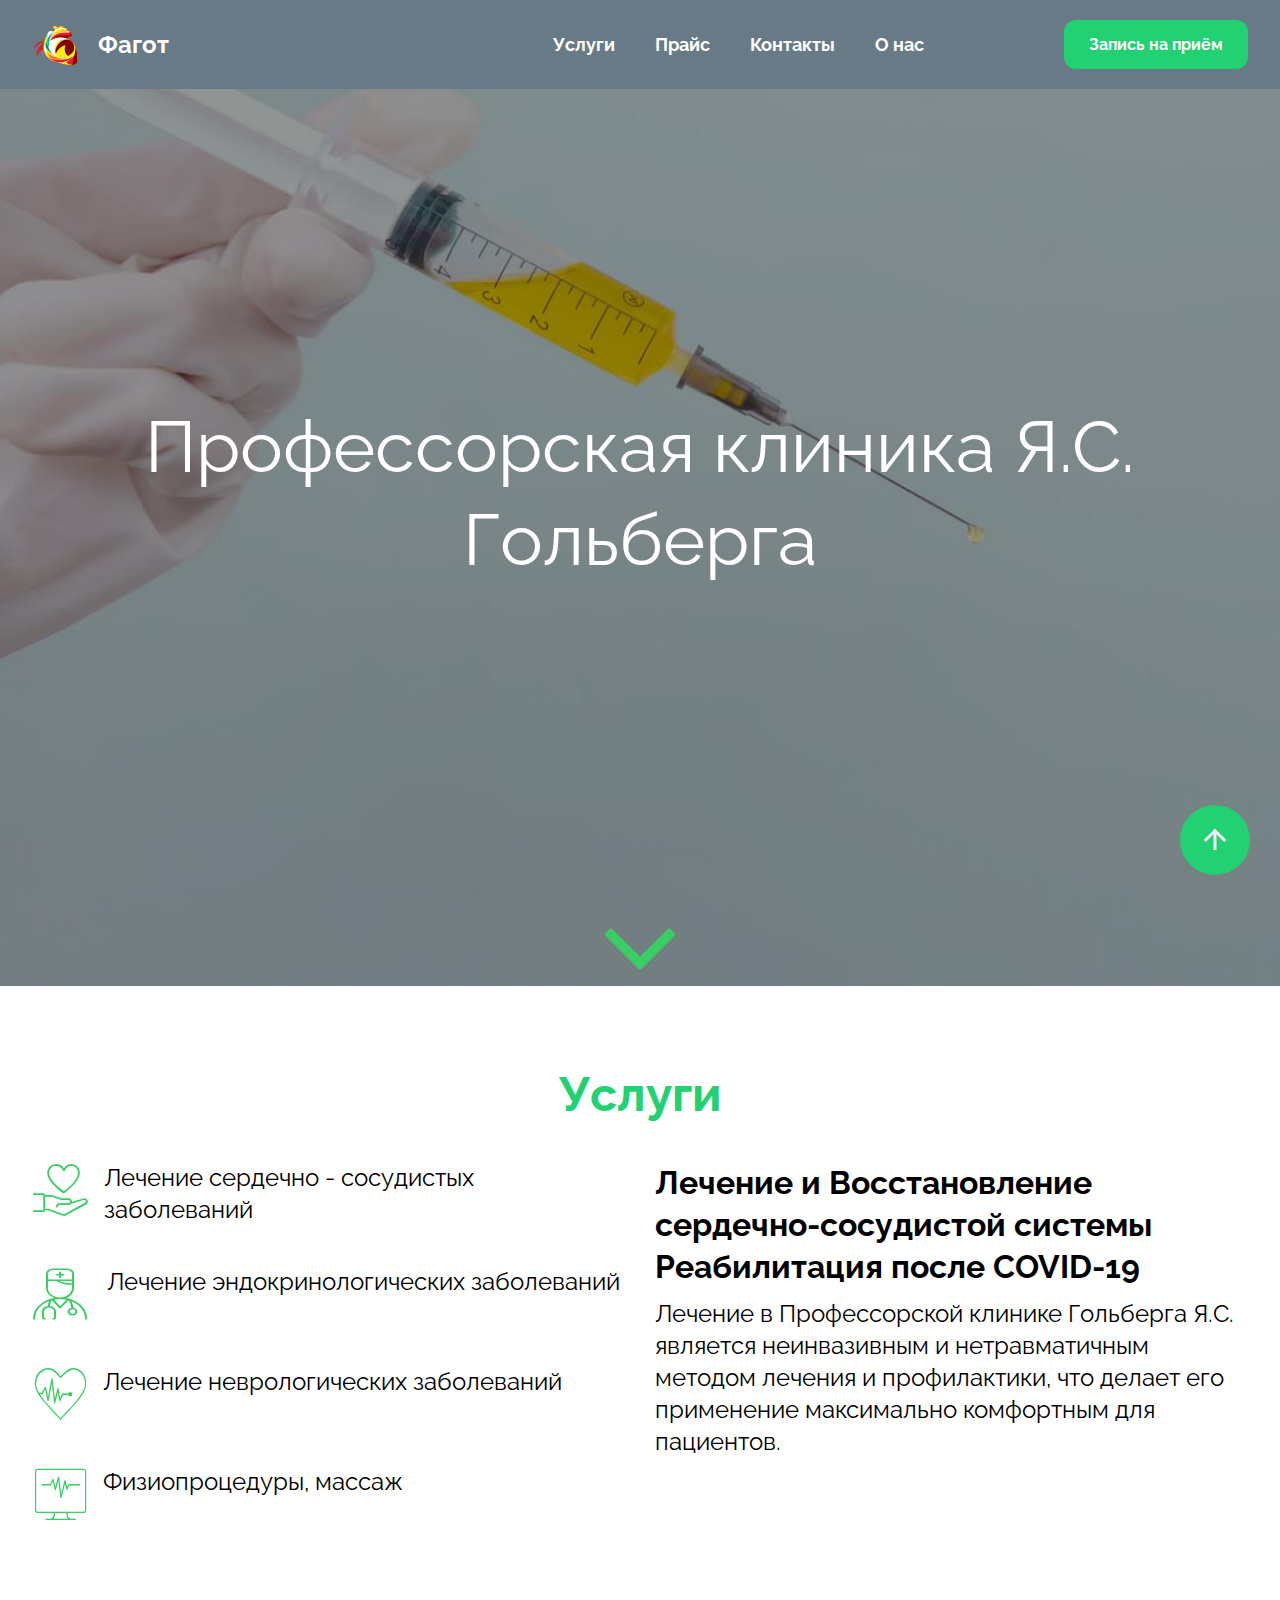
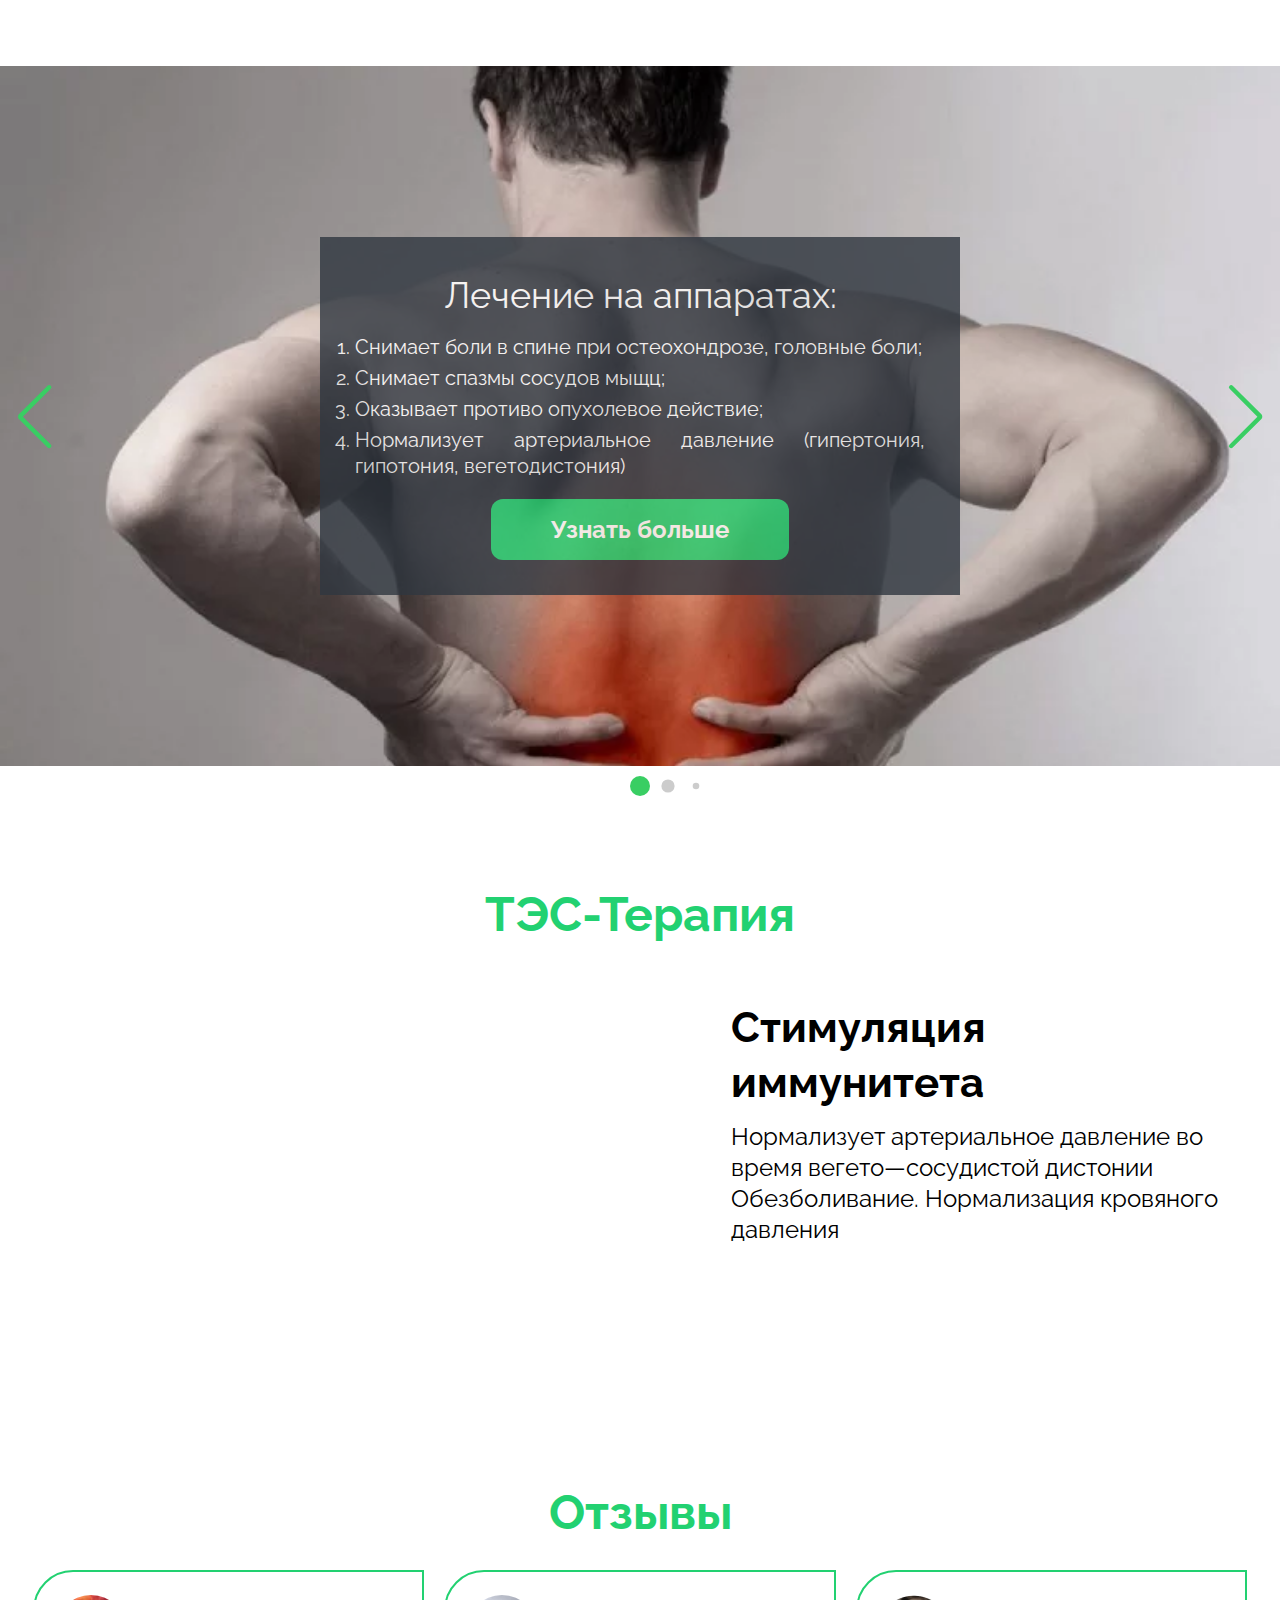
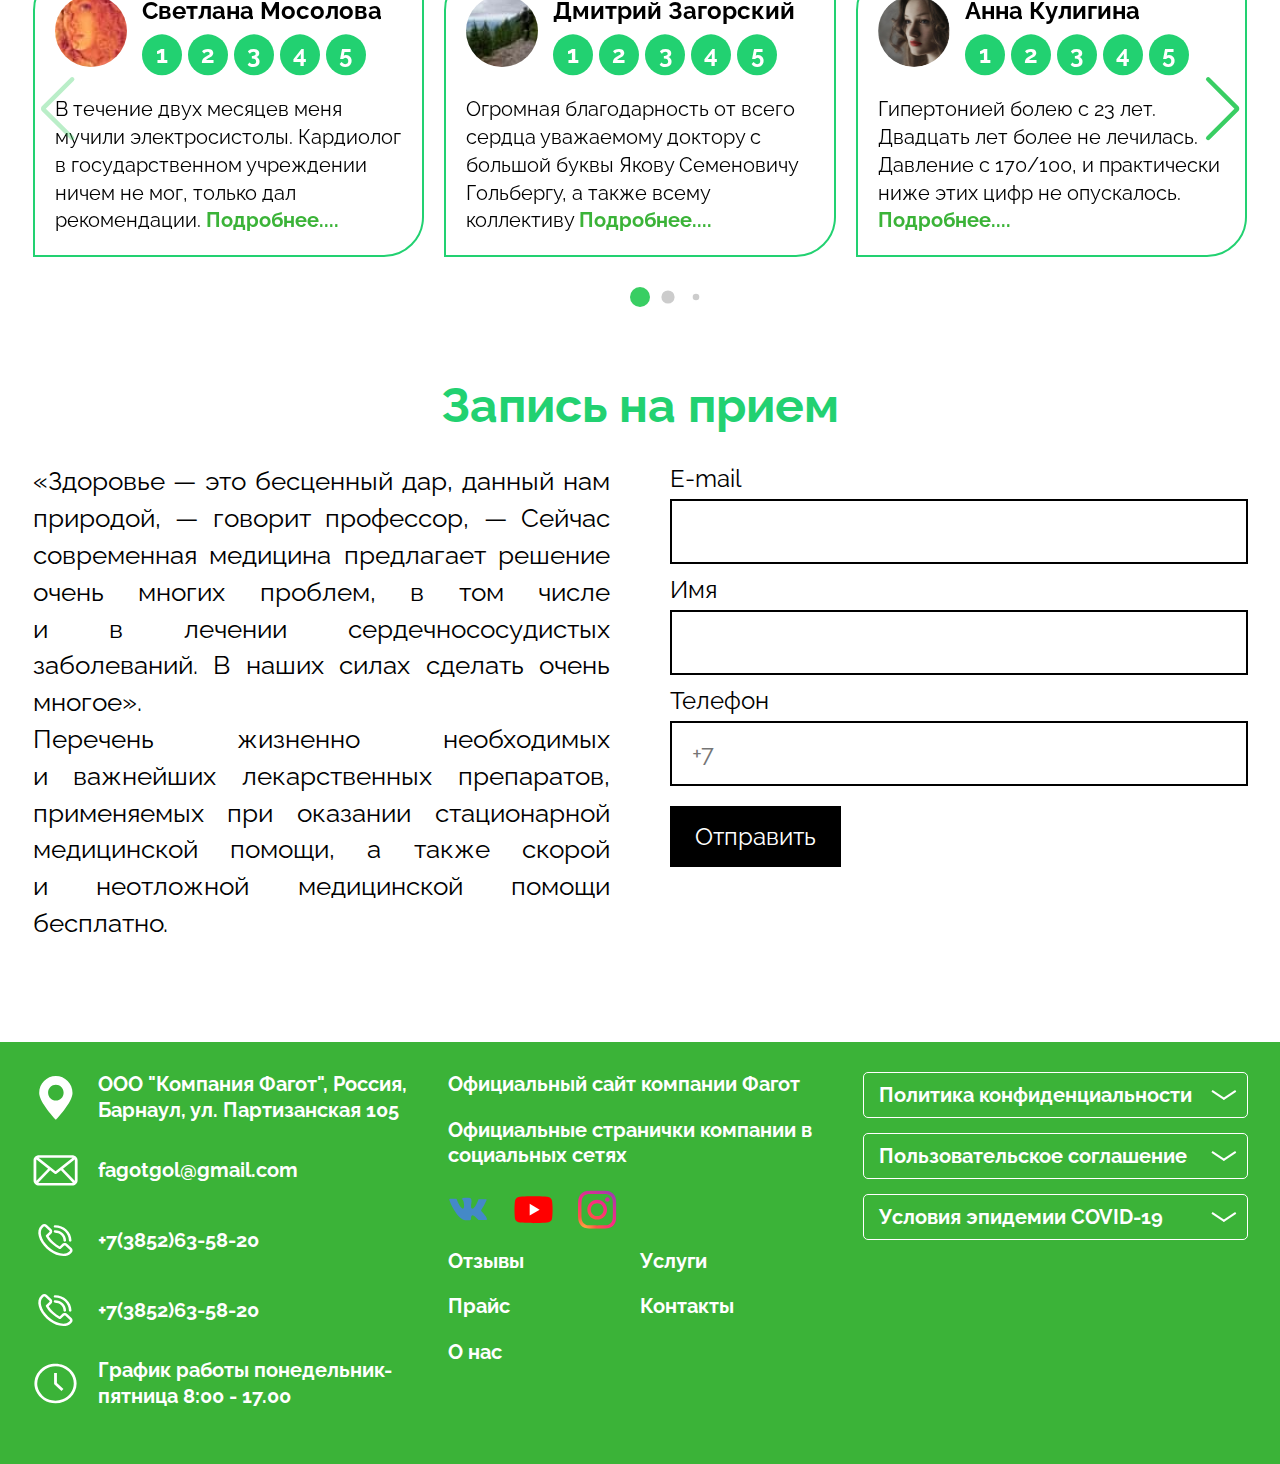
<file: index.html>
<!DOCTYPE html>
<html lang="ru">

<head>
	<title>Fagot</title>
	<meta charset="UTF-8">
	<meta name="format-detection" content="telephone=no">
	<!-- <style>body{opacity: 0;}</style> -->
	<link rel="stylesheet" href="css/style.min.css?_v=20230809135038">
	<link rel="stylesheet" href="css/style.min.css?_v=20230809135038">
	<link rel="shortcut icon" href="favicon.ico">

	<!-- <meta name="robots" content="noindex, nofollow"> -->
	<meta name="viewport" content="width=device-width, initial-scale=1.0">
</head>

<body>
	<!--  WRAPPER -->
	<div class="wrapper">
		<!--   HEADER	 -->

		<header class="header">
			<div class="header__container">
				<div class="header__menu menu">
					<!--  HEADER -->
					<div class="logo">
						<a href="https://kenform.github.io/Fagot/" class="header__logo"><img src="img/Logo.svg" alt="">

							<h3 href="https://kenform.github.io/Fagot/">Фагот</h3>

						</a>
					</div>

					<div class="menu__nav menu">
						<nav class="menu__body">
							<ul class="menu__list">
								<li class="menu__item hidden"><a href="https://kenform.github.io/Fagot/" class="menu__link">Главная</a>
								</li>
								<li class="menu__item"><a href="Services.html" class="menu__link">Услуги </a></li>
								<li class="menu__item"><a href="Price.html" class="menu__link">Прайс </a></li>
								<li class="menu__item"><a href="Contacts.html" class="menu__link">Контакты </a></li>
								<li class="menu__item"><a href="About.html" class="menu__link">О нас </a></li>
								<li class="social__icons">
									<div class="social__icon">
										<a href="https://vk.com/id380587980"> <img src="img/Footer/Social/vk.svg" alt=""> </a>
									</div>

									<div class="social__icon">
										<a href="https://www.youtube.com/channel/UCD90CI_VDaVIHZNmUctW5lA"> <img src="img/Footer/Social/Youtube.svg" alt=""> </a>
									</div>

									<div class="social__icon">
										<a href="https://www.instagram.com/professorskaya_klinika/"> <img src="img/Footer/Social/Instagram.svg" alt=""></a>
									</div>



								</li>
							</ul>
						</nav>

						<button data-da=".menu__list,769" type="submit" class="button button__header">
							<a href="https://booking.medflex.ru/?user=c04ae232d1856d7dacaa8c9697bfa78c">Запись на приём</a> </button>

						<!-- Icon burger -->
						<button type="button" class="menu__icon icon-menu"><span></span></button>
					</div>


				</div>


			</div>

		</header>
		<main class="page">
			<!-- ScrollBtn -->
			<a id="back-to-top" class="isShowBtn"></a>
			<!-- data-fullscreen -->
			<div data-fullscreen class="fullscreen fullscreen__one">
				<div class="fullscreen__body __container">
					<h1 class="fullscreen__title">Профессорская клиника Я.С. Гольберга</h1>

					<div class="arrow-down">

						<a href="#services">
							<img src="img/angle-arrow-down.svg" alt="">
						</a>
					</div>

				</div>

				<div class="fullscreen__image -ibg">
					<img src="img/Home/bg.jpg" alt="">
				</div>

			</div>

			<div class="Services" id="services">
				<div class="Services__container">

					<div class="Services__title title">
						<h3>Услуги</h3>
					</div>

					<div class="Services__row -row">

						<div class="Services__column -column">
							<div class="Services__item item">
								<div class="item__row">
									<div class="item__icon _icon-Hand"></div>
									<div class="item__text">Лечение сердечно -
										сосудистых заболеваний</div>
								</div>

							</div>

							<div class="Services__item item">
								<div class="item__row">
									<div class="item__icon _icon-Doctor"></div>
									<div class="item__text">Лечение эндокринологических заболеваний</div>
								</div>

							</div>

							<div class="Services__item item">
								<div class="item__row">
									<div class="item__icon _icon-Heart"></div>
									<div class="item__text">Лечение неврологических
										заболеваний</div>
								</div>

							</div>

							<div class="Services__item item">
								<div class="item__row">
									<div class="item__icon _icon-Monitor"></div>
									<div class="item__text">Физиопроцедуры,
										массаж
									</div>
								</div>

							</div>
						</div>

						<div class="Services__column -column">
							<div class="Services__item item">
								<div class="item__content ">
									<div class="item__title"> Лечение и Восстановление
										сердечно-сосудистой системы
										Реабилитация после COVID-19</div>
									<div class="item__text">
										Лечение в Профессорской клинике Гольберга Я.С. является неинвазивным и нетравматичным методом
										лечения и
										профилактики,
										что делает его применение максимально комфортным для пациентов. </div>
								</div>

							</div>
						</div>

					</div>

				</div>
			</div>

			<!-- Оболочка слайдера -->
			<div class="image__slider swiper">
				<!-- Двигающееся часть слайдера -->
				<div class="image__wrapper swiper-wrapper">

					<!-- Слайд -->
					<div class="image-slider__slide swiper-slide">

						<div class="image-slider__image ">
							<img src="img/Home/Slider/3.webp" alt="Картинка">
						</div>

						<div class="image-slider__description">
							<div class="image-slider__content">
								<div class="image-slider__title">
									<h4> Лечение на аппаратах: </h4>
								</div>

								<div class="image-slider__text">
									<ol>
										<li> Снимает боли в спине при остеохондрозе, головные боли;</li>
										<li> Снимает спазмы сосудов мыщц;</li>
										<li> Оказывает противо опухолевое действие;</li>
										<li> Нормализует артериальное давление (гипертония, гипотония, вегетодистония) </li>
									</ol>

								</div>

							</div>
							<button type="submit" class="button button__slider">Узнать больше</button>
						</div>

					</div>

					<div class="image-slider__slide swiper-slide">

						<div class="image-slider__image ">
							<img src="img/Home/Slider/5.webp" alt="Картинка">
						</div>

						<div class="image-slider__description">
							<div class="image-slider__content">
								<div class="image-slider__title">
									<h4> ДЛЯ СПОРТСМЕНОВ </h4>
								</div>

								<div class="image-slider__text">
									<ul>
										<li>Повышение бодрости и выносливости; </li>
										<li>Увеличение мышечной массы;</li>
										<li>Восстановление работоспособности у лиц тяжелого физического и умственного труда;</li>
										<li>Быстрейшие восстановление после длительных тренировок спортсменов;</li>
										<li>Подготовка спортсменов к ответственным Российским и Международным соревнованиям.</li>
									</ul>

								</div>

							</div>
							<button type="submit" class="button button__slider">Узнать больше</button>
						</div>

					</div>
					<div class="image-slider__slide swiper-slide">

						<div class="image-slider__image ">
							<img src="img/Home/Slider/2.webp" alt="Картинка">
						</div>

						<div class="image-slider__description">
							<div class="image-slider__content">
								<div class="image-slider__title">
									<h4> Лечение</h4>
								</div>

								<div class="image-slider__text">
									<ul>

										<li> гипертонических заболеваний, стенокардии, атеросклероза, поражения сосудов при саха­­­­рном
											диабете,
											ишемической болезни сердца, недостаточность кровообращения</li>

									</ul>

								</div>

							</div>
							<button type="submit" class="button button__slider">Узнать больше</button>
						</div>

					</div>

					<div class="image-slider__slide swiper-slide">

						<div class="image-slider__image ">
							<img src="img/Home/Slider/2.webp" alt="Картинка">
						</div>

						<div class="image-slider__description">
							<div class="image-slider__content">
								<div class="image-slider__title">
									<h4> Мы гарантируем </h4>
								</div>

								<div class="image-slider__text">
									<ol>
										<li> Cовременное оборудование и специалистов, умеющих в полной мере использовать его потенциал;</li>
										<li>Mаксимальное использование высокотехнологичных методов лечения;</li>
										<li>Высокое качество лечения, обеспечивающее лучший результат;</li>
										<li>Чёткая организация работы центра, а также оперативность и комфортность обслуживания.</li>
										<li>Мы предлагаем своим пациентам всегда радушный прием для каждого пациента с индивидуальным
											подходом!</li>
									</ol>

								</div>

							</div>
							<button type="submit" class="button button__slider">Узнать больше</button>
						</div>

					</div>

					<div class="image-slider__slide swiper-slide">

						<div class="image-slider__image ">
							<img src="img/Home/Slider/4.jpg" alt="Картинка">
						</div>

						<div class="image-slider__description">
							<div class="image-slider__content">
								<div class="image-slider__title">
									<h4> Прием кардиолога </h4>
								</div>

								<div class="image-slider__text">
									<ul>
										<li>(профессора, доктора мед.наук)</li>
										<li>Я.С. Гольберга</li>
									</ul>
								</div>

							</div>
							<button type="submit" class="button button__slider">Узнать больше</button>
						</div>

					</div>
				</div>

				<!-- Если нужна пагинация -->
				<div class="swiper-pagination"></div>
				<button type="button" class="swiper-button-prev"></button>
				<button type="button" class="swiper-button-next"></button>

			</div>

			<div class="therapy" id="therapy">
				<div class="therapy__container">
					<div class="therapy__title title">
						<h3>ТЭС-Терапия</h3>
					</div>

					<div class="therapy__body">
						<div class="therapy__item">
							<div class="item__video">
								<iframe src="https://www.youtube.com/embed/3geR7danKWs" title="YouTube video player" frameborder="0" allow="accelerometer; autoplay; clipboard-write; encrypted-media; gyroscope; picture-in-picture" allowfullscreen></iframe>
							</div>

							<div class="item__content">
								<div class="item__content-title">
									<h4>
										Стимуляция иммунитета
									</h4>
								</div>

								<div class="item__content-text">
									<p>Нормализует артериальное давление во время вегето—сосудистой дистонии
									</p>
									<p> Обезболивание. Нормализация кровяного давления</p>
								</div>

							</div>
						</div>



					</div>

				</div>
			</div>

			<div class="Reviews">
				<div class="Reviews__container">

					<div class="Reviews__title title">
						<h3>Отзывы</h3>
					</div>
					<!-- Оболочка слайдера -->

					<div class="Reviews__slider swiper-reviews">

						<!-- Двигающееся часть слайдера -->
						<div class="Reviews__wrapper swiper-wrapper ">
							<!-- Слайд -->
							<div class="Reviews-slider__slide swiper-slide">

								<div class="Reviews-slide__body">
									<div class="Reviews-slide__header">

										<div class="Reviews-slider__image">
											<img src="img/Home/1.jpg" alt="Картинка">
										</div>

										<div class="Reviews-slider__title">
											<h4>Светлана Мосолова</h4>
											<div class="wrapper__span"><span class="span"></span><span class="number">1</span></div>
											<div class="wrapper__span"><span class="span"></span><span class="number">2</span></div>
											<div class="wrapper__span"><span class="span"></span><span class="number">3</span></div>
											<div class="wrapper__span"><span class="span"></span><span class="number">4</span></div>
											<div class="wrapper__span"><span class="span"></span><span class="number">5</span></div>


										</div>

									</div>

									<div class="Reviews-slide__body text">
										<p>
											В течение двух месяцев меня мучили электросистолы. Кардиолог в государственном учреждении ничем не
											мог, только
											дал рекомендации.
											<span class="Green"><a href="https://2gis.ru/barnaul/firm/563478234706903/tab/reviews">
													Подробнее....</a>
											</span>
										</p>
									</div>
								</div>

							</div>
							<!-- Слайд -->
							<div class="Reviews-slider__slide swiper-slide">

								<div class="Reviews-slide__body">
									<div class="Reviews-slide__header">

										<div class="Reviews-slider__image">
											<img src="img/Home/2.jpg" alt="Картинка">
										</div>

										<div class="Reviews-slider__title">
											<h4>Дмитрий Загорский</h4>
											<div class="wrapper__span"><span class="span"></span><span class="number">1</span></div>
											<div class="wrapper__span"><span class="span"></span><span class="number">2</span></div>
											<div class="wrapper__span"><span class="span"></span><span class="number">3</span></div>
											<div class="wrapper__span"><span class="span"></span><span class="number">4</span></div>
											<div class="wrapper__span"><span class="span"></span><span class="number">5</span></div>


										</div>

									</div>

									<div class="Reviews-slide__body text">
										<p>
											Огромная благодарность от всего сердца уважаемому доктору с большой буквы Якову Семеновичу
											Гольбергу, а также
											всему коллективу <span class="Green"><a href="https://2gis.ru/barnaul/firm/563478234706903/tab/reviews"> Подробнее....</a>
											</span></p>
									</div>
								</div>

							</div>

							<!-- Слайд -->
							<div class="Reviews-slider__slide swiper-slide">

								<div class="Reviews-slide__body">
									<div class="Reviews-slide__header">

										<div class="Reviews-slider__image">
											<img src="img/Home/avatar girl Rewiews slider.png" alt="Картинка">
										</div>

										<div class="Reviews-slider__title">
											<h4>​Анна Кулигина</h4>
											<div class="wrapper__span"><span class="span"></span><span class="number">1</span></div>
											<div class="wrapper__span"><span class="span"></span><span class="number">2</span></div>
											<div class="wrapper__span"><span class="span"></span><span class="number">3</span></div>
											<div class="wrapper__span"><span class="span"></span><span class="number">4</span></div>
											<div class="wrapper__span"><span class="span"></span><span class="number">5</span></div>


										</div>

									</div>

									<div class="Reviews-slide__body text">
										<p>
											Гипертонией болею с 23 лет. Двадцать лет более не лечилась. Давление с 170/100, и практически ниже
											этих цифр
											не опускалось.
											<span class="Green"><a href="https://2gis.ru/barnaul/firm/563478234706903/tab/reviews">
													Подробнее....</a>
											</span>
										</p>
									</div>
								</div>

							</div>

							<!-- Слайд -->
							<div class="Reviews-slider__slide swiper-slide">

								<div class="Reviews-slide__body">
									<div class="Reviews-slide__header">

										<div class="Reviews-slider__image">
											<img src="img/Home/3.jpg" alt="Картинка">
										</div>

										<div class="Reviews-slider__title">
											<h4>ra9ygu 711</h4>
											<div class="wrapper__span"><span class="span"></span><span class="number">1</span></div>
											<div class="wrapper__span"><span class="span"></span><span class="number">2</span></div>
											<div class="wrapper__span"><span class="span"></span><span class="number">3</span></div>
											<div class="wrapper__span"><span class="span"></span><span class="number">4</span></div>
											<div class="wrapper__span"><span class="span"></span><span class="number">5</span></div>


										</div>

									</div>

									<div class="Reviews-slide__body text">
										<p>
											Кайдалов Александр Геннадьевич высококлассный специалист! Записал на прием маму,ей 83! После
											участковых врачей
											и 13 назначенных<span class="Green"><a href="https://2gis.ru/barnaul/firm/563478234706903/tab/reviews">
													Подробнее....</a>
											</span></p>
									</div>
								</div>

							</div>

							<!-- Слайд -->
							<div class="Reviews-slider__slide swiper-slide">

								<div class="Reviews-slide__body">
									<div class="Reviews-slide__header">

										<div class="Reviews-slider__image">
											<img src="img/Home/4.jpg" alt="Картинка">
										</div>

										<div class="Reviews-slider__title">
											<h4>​Ангелина Фокель</h4>
											<div class="wrapper__span"><span class="span"></span><span class="number">1</span></div>
											<div class="wrapper__span"><span class="span"></span><span class="number">2</span></div>
											<div class="wrapper__span"><span class="span"></span><span class="number">3</span></div>
											<div class="wrapper__span"><span class="span"></span><span class="number">4</span></div>



										</div>

									</div>

									<div class="Reviews-slide__body text">
										<p>
											Я прошла лечение уже третий раз у Якова Семеновича, так как ни одна больница не помогла мне...
											Я.С.Гольберг - это,
											действительно, настоящий<span class="Green"><a href="https://2gis.ru/barnaul/firm/563478234706903/tab/reviews"> Подробнее....</a>
											</span></p>
									</div>
								</div>

							</div>

						</div>

						<div class="swiper-pagination"></div>
						<button type="button" class="swiper-button-prev"></button>
						<button type="button" class="swiper-button-next"></button>


					</div>

				</div>

			</div>

			<div class="form">
				<div class="form__container">
					<div class="form__title title">
						<h3>Запись на прием</h3>
					</div>

					<div class="form__body">
						<div class="form__row">

							<div class="form__column">
								<div class="form__text">
									<p>&laquo;Здоровье&nbsp;&mdash; это бесценный дар, данный нам природой,&nbsp;&mdash; говорит
										профессор,&nbsp;&mdash; Сейчас современная медицина предлагает решение очень многих проблем, в&nbsp;том
										числе
										и&nbsp;в&nbsp;лечении сердечнососудистых заболеваний. В&nbsp;наших силах сделать очень многое&raquo;.
									<p> Перечень жизненно необходимых и&nbsp;важнейших лекарственных препаратов, применяемых при оказании
										стационарной
										медицинской помощи, а&nbsp;также скорой и&nbsp;неотложной медицинской помощи бесплатно.</p>
									</p>
								</div>
							</div>

							<div class="form__column">
								<form action="" method="POST" class="form__content">
									<div class="form__line">
										<label for="inp" class="form__label">E-mail</label>
										<input class="input" autocomplete="off" type="email" name="form[]" data-required="email" data-error="Неправильный E-mail">
									</div>

									<div class="form__line">
										<label for="inp" class="form__label">Имя</label>
										<input autocomplete="off" type="text" name="form[]" data-required="email" data-error="Неправильное Имя" class="input">
									</div>

									<div class="form__line">
										<label for="inp" class="form__label">Телефон</label>

										<input data-inputmask="'mask': '9' , 'repeat' : 11, 'greedy' : true" class="input" name="phone" placeholder="+7" autocomplete="off" data-error="Неправильный телефон" data-required="phone" type="tel" id="phone">

									</div>

									<button type="submit" class="form__button">Отправить</button>
								</form>
							</div>

						</div>





					</div>
				</div>
			</div>
		</main>
		<footer class="footer">
			<div class="footer__container">
				<div class="footer__row">

					<div class="footer__column">
						<ul class="footer__contacts">
							<li class="footer__item">
								<div class="item__img">
									<img src="img/Footer/Contacts/Marker.svg" alt="">
								</div>
								<div class="footer__text">
									<p>
										<a class="link" href="https://www.google.com/maps?ll=53.337132,83.779655&z=16&t=m&hl=en&gl=RU&mapclient=embed&cid=17492435233953632074">ООО
											"Компания Фагот", Россия, Барнаул, ул. Партизанская 105 </a>
									</p>
								</div>

							</li>

							<li class="footer__item">

								<div class="item__img">
									<img src="img/Footer/Contacts/Email.svg" alt="">
								</div>

								<div class="footer__text">
									<p>
										fagotgol@gmail.com
									</p>
								</div>

							</li>

							<li class="footer__item">

								<div class="item__img">
									<img src="img/Footer/Contacts/Phone.svg" alt="">
								</div>

								<div class="footer__text">
									<p>
										<a class="link" href="tel:+7(3852)63-58-2"> +7(3852)63-58-20</a>
									</p>
								</div>

							</li>
							<li class="footer__item">

								<div class="item__img">
									<img src="img/Footer/Contacts/Phone.svg" alt="">
								</div>

								<div class="footer__text">
									<p>
										<a class="link" href="tel:+7(3852)63-58-2"> +7(3852)63-58-20</a>

									</p>
								</div>

							</li>

							<li class="footer__item">

								<div class="item__img">
									<img src="img/Footer/Contacts/Clock.svg" alt="">
								</div>

								<div class="footer__text">
									<p>
										График работы
										понедельник-пятница
										8:00 - 17.00
									</p>
								</div>

							</li>


						</ul>
					</div>

					<div class="footer__column">
						<ul class="footer__social">
							<li>
								<p></p>
								Официальный сайт компании Фагот
							</li>

							<li>
								Официальные странички
								компании в социальных сетях
							</li>

							<li class="social__icons">
								<div class="social__icon">
									<a href="https://vk.com/id380587980"> <img src="img/Footer/Social/vk.svg" alt=""> </a>
								</div>

								<div class="social__icon">
									<a href="https://www.youtube.com/channel/UCD90CI_VDaVIHZNmUctW5lA"> <img src="img/Footer/Social/Youtube.svg" alt=""> </a>
								</div>

								<div class="social__icon">
									<a href="https://www.instagram.com/professorskaya_klinika/"> <img src="img/Footer/Social/Instagram.svg" alt=""></a>
								</div>

							</li>
							<ul class="pages">
								<li><a class="link" href="https://prodoctorov.ru/barnaul/lpu/24762-fagot/otzivi/#tab-content"> Отзывы </a>
								</li>

								<li>
									<a class="link" href="Services.html">Услуги</a>
								</li>

								<li>
									<a class="link" href="Price.html">Прайс</a>
								</li>

								<li>
									<a class="link" href="Contacts.html">Контакты</a>
								</li>

								<li>
									<a class="link" href="About.html">О нас</a>
								</li>
							</ul>



						</ul>

					</div>

					<div class="footer__column">

						<div data-one-spoller data-spollers class="spollers">
							<div class="spollers__item">
								<button type="button" data-spoller class="spollers__title"> Политика конфиденциальности</button>
								<div class="spollers__body">Настоящая Политика конфиденциальности является составной частью
									Пользовательского
									соглашения Сайта и действует в отношении всей информации, в том числе персональных данных Пользователя,
									получаемых Администрацией Сайта в процессе работы Пользователя с Сайтом, исполнения Пользовательского
									соглашения
									и соглашений между Администрацией сайта и Пользователем.</div>
							</div>

							<div class="spollers__item">
								<button type="button" data-spoller class="spollers__title"> Пользовательское соглашение</button>
								<div class="spollers__body">
									Настоящее пользовательское соглашение (далее - «Соглашение») регулирует порядок работы настоящего сайта
									(далее -
									«Сайт»), определяет условия использования материалов и сервисов Сайта. Администратор Сайта указывает
									информацию о
									себе, а также, контактные данные для обратной связи на Сайте. Настоящее Соглашение является публичной
									офертой в
									соответствии с действующим законодательством Российской Федерации. Совершение конклюдентных действий
									физическими,
									либо юридическими лицами (далее - «Пользователь»), направленных на использование Сайта считается
									безусловным
									принятием (акцептом) данного Соглашения. Настоящим Пользователь подтверждает, что акцепт Соглашения
									равносилен
									подписанию и заключению Соглашения на условиях, изложенных в настоящем Соглашении.
									Условия использования сайта
									Использование любых материалов и сервисов Сайта регулируется нормами действующего законодательства
									Российской
									Федерации. Материалы и сервисы Сайта предназначены исключительно для использования в законных целях.
									Пользователь вправе по своему усмотрению знакомиться с материалами сайта и сервисами Сайта, заказывать и
									приобретать товары и/или услуги предлагаемые на Сайте.
									Пользователь соглашается использовать Сайт, не нарушая имущественных и/или неимущественных прав третьих
									лиц, а
									равно запретов и ограничений, установле­­­­­­­­­­нных применимым правом, включая без ограничения:
									авторские и
									смежные права, права на товарные знаки, знаки обслуживания и наименования мест происхождения товаров,
									права на
									промышленные образцы, права использовать изображения людей, а также любых действий, которые приводят или
									могут
									привести к нарушению нормальной работы Сайта и сервисов Сайта, в частности используя программы для
									вмешательства
									или попытки вмешательства в процесс нормального функционирования Сайта.
									Использование материалов Сайта без согласия правообладателя не допускается. Для правомерного использования
									материалов Сайта необходимо согласие Администратора сайта или правообладателя материалов.
									При наличии технической возможности Пользователь вправе оставлять комментарии и иные записи на Сайте.
									Пользователь
									гарантирует, что комментарии или иные записи не нарушают применимого законодательства, не содержат
									материалов
									незаконного, непристойного, клеветнического, дискредитирующего, угрожающего, порнографического,
									враждебного
									характера, а также содержащих домогательства и признаки расовой или этнической дискриминации, призывающих
									к
									совершению действий, которые могут быть квалифицированы как уголовные преступления, равно как и считаться
									недопустимыми по иным причинам, материалов, пропагандирующих культ насилия и жестокости, материалов,
									содержащих
									нецензурную брань. Администрация Сайта не обязуется проводить предварительную модерацию материалов и
									записей на
									Сайте Пользователями. За комментариии записи на Сайте оставленные Пользователем, Пользователь несет
									ответственность
									самостоятельно и в полном объеме.
									Администратор Сайта не несет ответственности за посещение и использование Пользователем внешних ресурсов,
									ссылки на
									которые могут содержаться на Сайте, Пользователь переходит по ссылкам содержащимся на Сайте на внешние
									ресурсы, по
									своему усмотрению на свой страх и риск.
									Пользователь согласен с тем, что Администрация Сайта не несет ответственности перед Пользователем в связи
									с любыми
									возможными или возникшими потерями или убытками, связанными с любым содержанием Сайта, товарами или
									услугами,
									доступными на Сайте или полученными через внешние сайты или ресурсы, либо иные контакты Пользователя, в
									которые он
									вступил, используя размещенную на Сайте информацию или ссылки навнешние ресурсы.
									Предоставление в любой форме (регистрация на Сайте, осуществление заказов, подписка на рекламныерассылки
									итд.)
									своих персональных данных Администрации сайта, Пользователь выражает согласие на обработку персональных
									данных
									Администрацией сайта в соответствии с Федеральным законом “О персональных данных” от 27.07.2006№152-ФЗ.
									Обработка
									персональных данных Пользователя регулируется действующим законодательством Российской Федерации и
									Политикой
									конфиденциальности Сайта.
									Администратор Сайта вправе в любое время в одностороннем порядке, без каких либо уведомлений Пользователя,
									изменять
									содержимое Сайта, а также изменять условия настоящего Соглашения. Такие изменения вступают в силу с
									момента
									размещения новой версии Соглашения на данной странице. Актуальная версия Соглашения всегда расположена на
									данной
									странице. Для избежания споров по поводу изменения Соглашения Администратор Сайта рекомендует периодически
									ознакамливаться с содержимым Соглашения расположенного на данной странице. При несогласии Пользователя с
									внесенными
									изменениями он обязан отказаться от использования Сайта.
									Администратор Сайта вправе в одностороннем порядке ограничивать доступ Пользователя на Сайт, если будет
									обоснованно
									считать, что Пользователь ведет неправомерную деятельность. Кроме того, администратор вправе удалять
									материалы
									Пользователей по требованию уполномоченных органов государственной власти или заинтересованных лиц в
									случае, если
									данные материалы нарушают применимое законодательство или права третьих лиц.
									Администратор Сайта и Пользователь несут ответственность за неисполнение или ненадлежащее исполнение своих
									обязательств в соответствии с Соглашением и действующим законодательством Российской Федерации.
									Администратор Сайта
									не несет ответственность за технические перебои в работе Сайта, вместе с тем Администратор Сайта обязуется
									принимать все разумные меры для предотвращения таких перебоев.
									Все возможные споры, вытекающие из настоящего Соглашения или связанные с ним, подлежат разрешению в
									соответствии с
									действующим законодательством Российской Федерации.
									Все данные, размещенные или размещаемые на настоящем Сайте, находятся на оборудовании находящемся на
									территории
									Российской Федерации.
									Администратор вправе прекращать работу Сайта, а равно частично или полностью прекращать доступ к сайту до
									завершения необходимого технического обслуживания и (или) модернизации Сайта.
									Совершая действия по принятию настоящего Соглашения (оферты), Пользователь гарантирует, что ознакомлен,
									соглашается, полностью и безоговорочно принимает все условия Соглашения в целом, обязуется их соблюдать.
								</div>
							</div>

							<div class="spollers__item">
								<button type="button" data-spoller class="spollers__title"> Условия эпидемии COVID-19 </button>
								<div class="spollers__body">
									<p>С учетом внесенных изменений в Указ губернатора Алтайского края от 31.03.2020
										‹‹Об
										отдельных мерах по предупреждению завоза и распространения новой короновирусной инфекции COVID-19›› (от
										06.04.2020 №50) ООО “ Компания Фагот“ , Профессорская клиника Гольберга Я.С. возобновляет работу с
										30.04.2020г.
									<p> Профессорская клиника Гольберга Я.С., НЕ ПРИНИМАЕТ при:
										- Температуре тела выше 37 °С.
										- Наличии признаков ОРВИ.
										- При сроке менее 14 дней, после прибытия из-за границы, городов, районов установленных на карантин.
										- Если менее 14 дней был в контакте с больным COVID-19.
										Полный текст приказа размещен на официальном сайте Правительства Алтайского края
										-https://www.altairegion22.ru
										/upload/iblock/968/44_UG_31
										.03.2020.pdf</p>

									<p> Прием ведётся только по предварительной записи,
										во избежание одномоментного скопления большого количества людей в вестибюле и коридорах клиники. С
										этой же
										целью просим вас, по возможности, ограничить количество сопровождающих лиц. На входе всем пациентам
										проводится
										термометрия.</p>
									<p>В клинике предприняты все необходимые меры для профилактики распространения инфекции.
										Очень просим вас, при наличии возможности, посещать клинику в индивидуальных средствах защиты (лицевой
										маске) .
										Мы готовы принять пациентов с заболеваниями и состояниями, при которых отсрочка оказания медицинской
										помощи на
										определенное время, может повлечь за собой ухудшение состояния, угрозу жизни, здоровью, включая острые
										заболевания, обострение хронических заболеваний.</p>

									</p>
								</div>
							</div>
						</div>

					</div>

				</div>
			</div>

		</footer>

	</div>
	<!-- 
<div id="popup" aria-hidden="true" class="popup">
	<div class="popup__wrapper">
		<div class="popup__content">
			<button data-close type="button" class="popup__close">Закрыть</button>
			<div class="popup__text">
			</div>
		</div>
	</div>
</div>
 -->

	<script src="js/app.min.js?_v=20230809135038"></script>


</body>


</html>
</file>
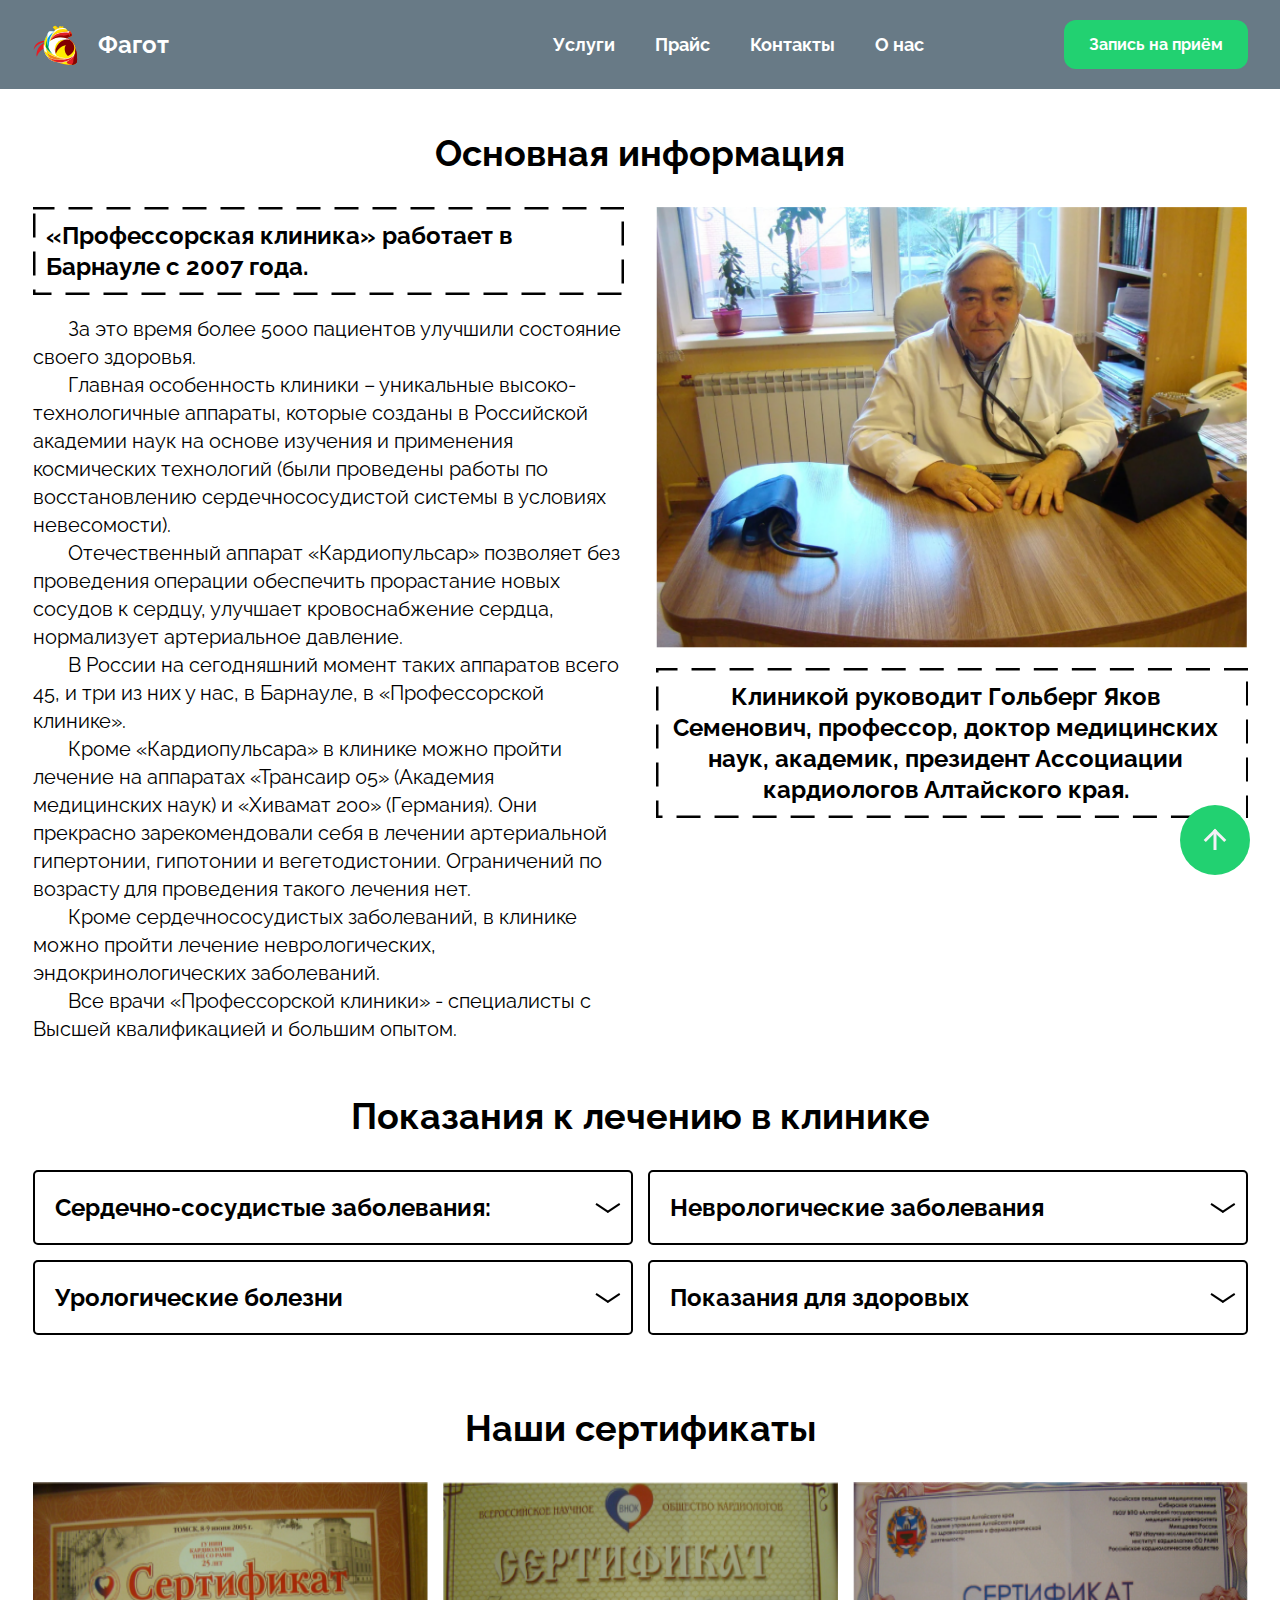
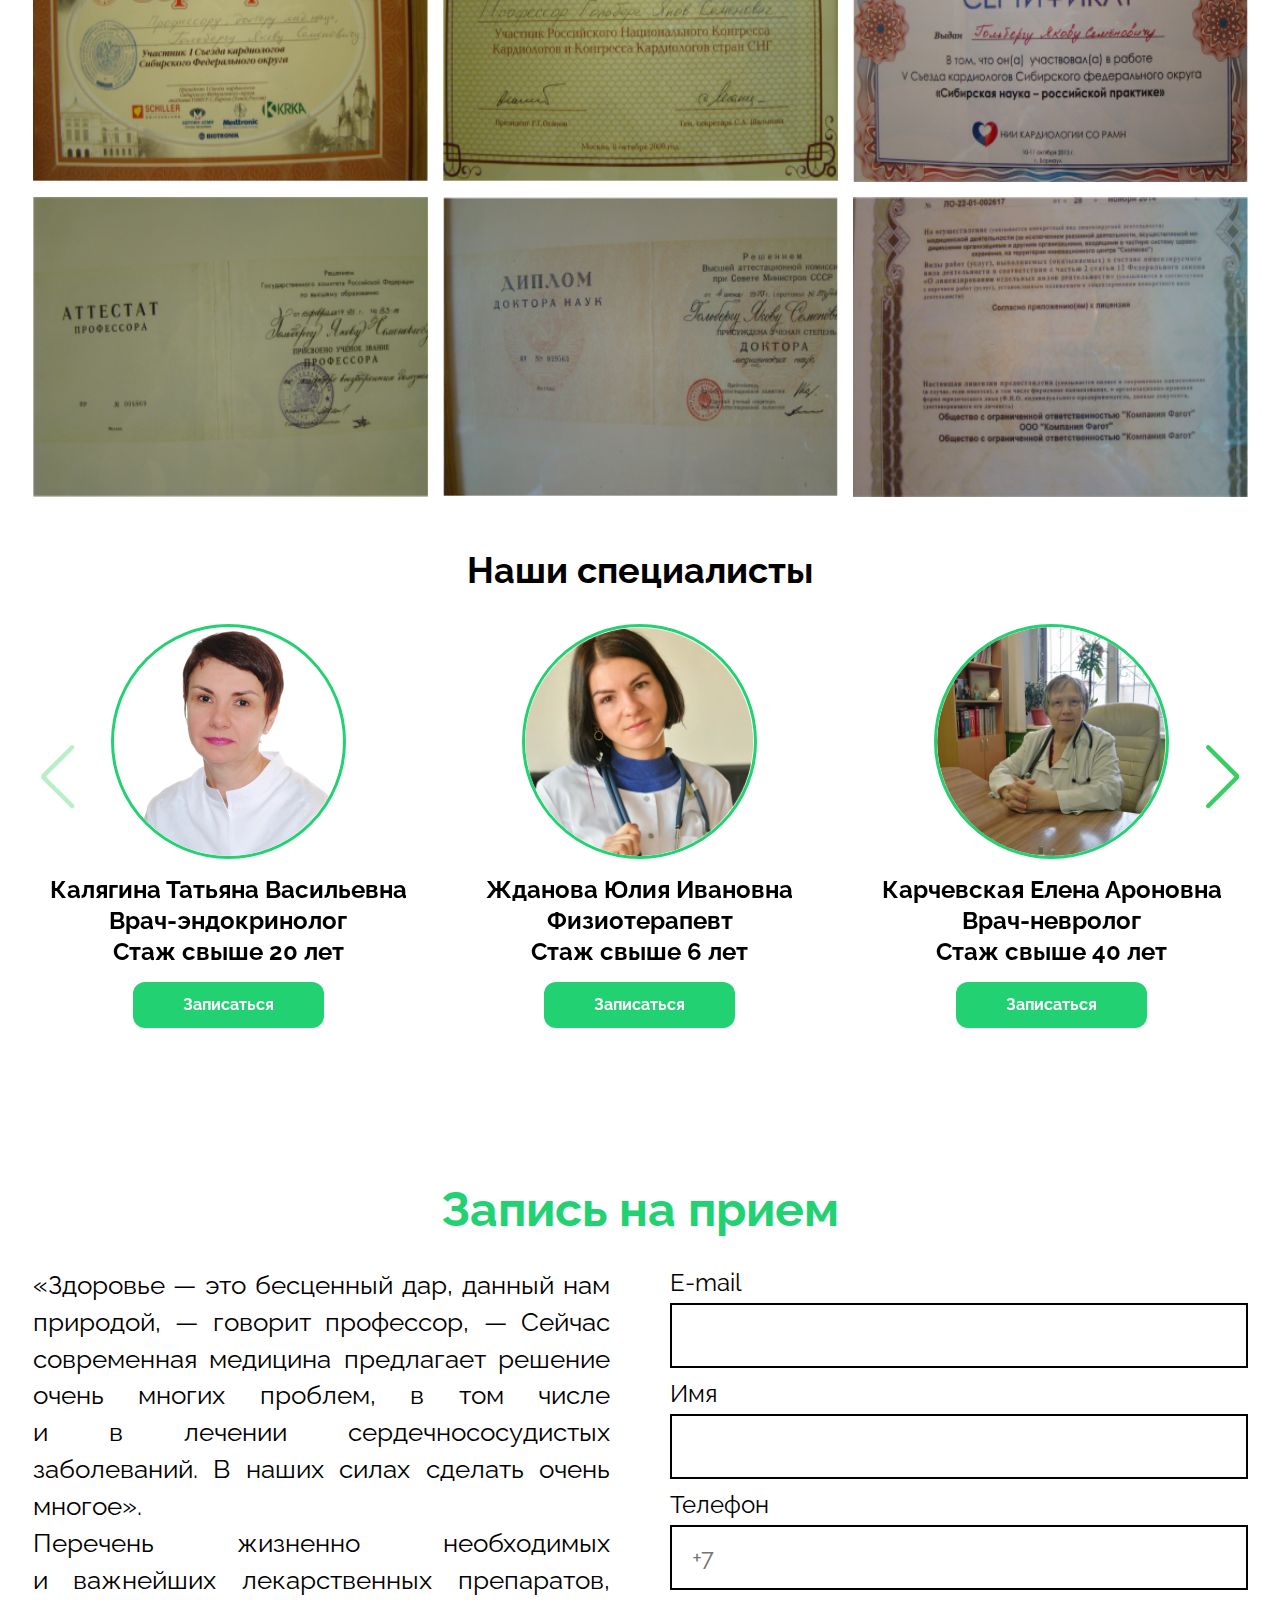
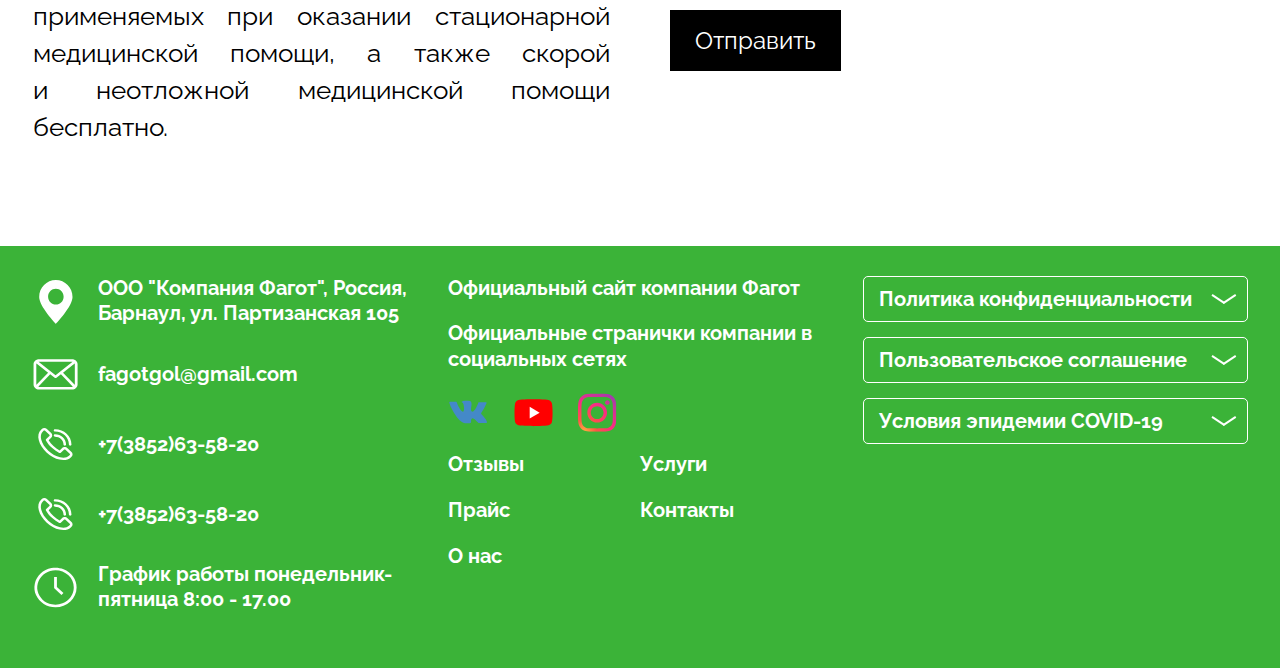
<file: About.html>
<!DOCTYPE html>
<html lang="ru">

<head>
	<title>О нас</title>
	<meta charset="UTF-8">
	<meta name="format-detection" content="telephone=no">
	<!-- <style>body{opacity: 0;}</style> -->
	<link rel="stylesheet" href="css/style.min.css?_v=20230809135038">
	<link rel="stylesheet" href="css/style.min.css?_v=20230809135038">
	<link rel="shortcut icon" href="favicon.ico">

	<!-- <meta name="robots" content="noindex, nofollow"> -->
	<meta name="viewport" content="width=device-width, initial-scale=1.0">
</head>

<body>
	<!--  WRAPPER -->
	<div data-sticky class="wrapper">
		<!--   HEADER	 -->

		<header class="header">
			<div class="header__container">
				<div class="header__menu menu">
					<!--  HEADER -->
					<div class="logo">
						<a href="https://kenform.github.io/Fagot/" class="header__logo"><img src="img/Logo.svg" alt="">

							<h3 href="https://kenform.github.io/Fagot/">Фагот</h3>

						</a>
					</div>

					<div class="menu__nav menu">
						<nav class="menu__body">
							<ul class="menu__list">
								<li class="menu__item hidden"><a href="https://kenform.github.io/Fagot/" class="menu__link">Главная</a>
								</li>
								<li class="menu__item"><a href="Services.html" class="menu__link">Услуги </a></li>
								<li class="menu__item"><a href="Price.html" class="menu__link">Прайс </a></li>
								<li class="menu__item"><a href="Contacts.html" class="menu__link">Контакты </a></li>
								<li class="menu__item"><a href="About.html" class="menu__link">О нас </a></li>
								<li class="social__icons">
									<div class="social__icon">
										<a href="https://vk.com/id380587980"> <img src="img/Footer/Social/vk.svg" alt=""> </a>
									</div>

									<div class="social__icon">
										<a href="https://www.youtube.com/channel/UCD90CI_VDaVIHZNmUctW5lA"> <img src="img/Footer/Social/Youtube.svg" alt=""> </a>
									</div>

									<div class="social__icon">
										<a href="https://www.instagram.com/professorskaya_klinika/"> <img src="img/Footer/Social/Instagram.svg" alt=""></a>
									</div>



								</li>
							</ul>
						</nav>

						<button data-da=".menu__list,769" type="submit" class="button button__header">
							<a href="https://booking.medflex.ru/?user=c04ae232d1856d7dacaa8c9697bfa78c">Запись на приём</a> </button>

						<!-- Icon burger -->
						<button type="button" class="menu__icon icon-menu"><span></span></button>
					</div>


				</div>


			</div>

		</header>
		<main class="page">
			<!-- ScrollBtn -->
			<a id="back-to-top" class="isShowBtn"></a>
			<div class="about">
				<div class="about__container">
					<div class="title__black">
						<h4>Основная информация</h4>
					</div>

					<div class="about__body">
						<div class="about__clinic">

							<div class="clinic__row">
								<div class="clinic__column">
									<div class="clinic__item">

										<div class="clinic__title">
											<h4>«Профессорская клиника» работает в Барнауле с 2007 года. </h4>
										</div>
										<div class="clinic__text">
											<p>
												За это время более 5000 пациентов улучшили состояние своего здоровья.
											</p>
											<p>Главная особенность клиники – уникальные высоко-технологичные аппараты, которые созданы в
												Российской
												академии наук на основе изучения и применения космических технологий (были проведены работы по
												восстановлению сердечнососудистой системы в условиях невесомости).
											</p>
											<p>Отечественный аппарат «Кардиопульсар» позволяет без проведения операции обеспечить прорастание
												новых
												сосудов к сердцу, улучшает кровоснабжение сердца, нормализует артериальное давление.
											</p>
											<p>В России на сегодняшний момент таких аппаратов всего 45, и три из них у нас, в Барнауле, в
												«Профессорской
												клинике».
											</p>
											<p>Кроме «Кардиопульсара» в клинике можно пройти лечение на аппаратах «Трансаир 05» (Академия
												медицинских
												наук) и «Хивамат 200» (Германия). Они прекрасно зарекомендовали себя в лечении артериальной
												гипертонии,
												гипотонии и вегетодистонии. Ограничений по возрасту для проведения такого лечения нет.

											</p>
											<p>Кроме сердечнососудистых заболеваний, в клинике можно пройти лечение неврологических,
												эндокринологических
												заболеваний.
											</p>
											<p>Все врачи «Профессорской клиники» - специалисты с Высшей квалификацией и большим опытом. </p>
										</div>
									</div>
								</div>

								<div class="clinic__column">
									<div class="clinic__item image">

										<div class="clinic__image">
											<img src="img/About/1.png" alt="">
										</div>

										<div class="clinic__title subtitle-image">
											<h4>Клиникой руководит Гольберг Яков Семенович, профессор,
												доктор медицинских наук, академик, президент Ассоциации кардиологов Алтайского края.</h4>
										</div>
									</div>
								</div>
							</div>

						</div>

						<div class="cardiopulse__spollers ">
							<div class="title__black">
								<h4>Показания к лечению в клинике </h4>
							</div>

							<div data-spollers data-one-spoller class="spollers">
								<!-- _spoller-active -->

								<div class="spollers__item">
									<button type="button" data-spoller class="spollers__title">Сердечно-сосудистые заболевания: </button>
									<div class="spollers__body _services">
										<ol>
											<li>Гипертоническая болезнь 1 и 2 стадий, 1 и 2 степени;</li>
											<li>Симптоматические артериальные гипертензии 1 и 2 степени;</li>
											<li>Гипотоническая болезнь;</li>
											<li>Ишемическая болезнь сердца:</li>

											<p>Стенокардия 1-2 функциональный класс;
											</p>

											<p>Постинфарктный кардиосклероз с сердечной недостаточностью не выше второго функционального
												класса;
											</p>
											<p>нарушение сердечного ритма – редкая экстрасистолия (10 в 1 или 30 в 1 час при суточном
												монетарировании
												ЭКГ);
											</p>
											<p>состояние после оперативного лечения (АКШ или стентирования);
											</p>
											<p>сочетание с артериальной гипертонией сахарным диабетом; </p>



											<li>Состояние после перенесенного инфаркта миокарда (через 6 – 8 месяцев после окончания острых
												явлений) пи
												сердечной недостаточности не выше 2 функционального класса.
											</li>
											<li>Хронические ревматические болезни сердца;</li>


											<li> Заболевания артерий и вен нижних конечностей (через 2 месяца после поверхностных и 4 месяца
												после
												глубоких)
											</li>

											<li> Метаболический синдром;
											</li>
											<li> Наличие факторов риска сердечно-сосудистых заболеваний;
											</li>

											<li>Наличие факторов риска сердечно-сосудистых заболеваний;
											</li>
											<li>Низкая фракция выброса;
											</li>
											<li>Вегетодистония по кардиальному типу; </li>
										</ol>
									</div>
								</div>

								<div class="spollers__item">
									<button type="button" data-spoller class="spollers__title ">Неврологические заболевания</button>
									<div class="spollers__body _services">
										<ol>
											<li>Сосудистая патология нервной системы:
											</li>
											<p> хроническая дисциркуляторная энцефалопатия с цефальгическими и вестибулопатическими
												проявлениями;
											</p>
											<p>состояние после перенесенных ишемических инсультов, преходящих нарушениях мозгового
												кровообращения – при
												условии самостоятельного передвижения после выписки из стационара;
											</p>
											<p>вегетососудистая дистония;
											</p>
											<li>Сахарный диабет второго типа, с явлениями полиневропатии, энцефалопатии, ангиопатии.
											</li>
											<li>Болезнь Паркинсона, дрожательно ригидная, дрожательная форма без выраженных
												интелектуально-мнеститечких
												нарушений;
											</li>

											<li>Остеохондроз позвоночника с нейрососудистыми синдромами, спондилогенные корешковые и
												вегетативные боли:
												пояснично-крестцовый радикулит, остеохондроз шейного и грудного отделов позвоночника;
											</li>
											<li>Послестрессовые состояния, депрессия, повышенная утомляемость, снижение работоспособности;
											</li>

											<li>Головные боли различного происхождения;</li>
										</ol>
									</div>
								</div>

								<div class="spollers__item">
									<button type="button" data-spoller class="spollers__title ">Урологические болезни</button>
									<div class="spollers__body _services">
										<p>Снижение мужской потенции</p>
									</div>
								</div>

								<div class="spollers__item">
									<button type="button" data-spoller class="spollers__title "> Показания для здоровых</button>
									<div class="spollers__body _services">
										<ol>
											<li>Профилактика сердечно-сосудистых заболеваний;</li>
											<li>Профилактика сердечно-сосудистых заболеваний;</li>
											<li>Для увеличения мышечной массы;</li>
											<li> Для восстановления работоспособности у лиц тяжелого физического и умственного труда</li>
											<li> Для быстрейшего восстановления после длительных тренировок спортсменов;</li>
											<li> Для подготовки спортсменов к ответственным Российским и Международным соревнованиям</li>
										</ol>
									</div>
								</div>
							</div>
						</div>

						<div class="about__certificate">
							<div class="title__black">
								<h4>Наши сертификаты</h4>
							</div>
							<div data-gallery class="gallery-block">
								<a href="img/About/Licence/1.png" class="gallery-block__item">
									<img src="img/About/Licence/1.png" alt="">
								</a>
								<a href="img/About/Licence/2.png" class="gallery-block__item">
									<img src="img/About/Licence/2.png" alt="">
								</a>

								<a href="img/About/Licence/3.png" class="gallery-block__item">
									<img src="img/About/Licence/3.png" alt="">
								</a>

								<a href="img/About/Licence/4.png" class="gallery-block__item">
									<img src="img/About/Licence/4.png" alt="">
								</a>
								<a href="img/About/Licence/5.png" class="gallery-block__item">
									<img src="img/About/Licence/5.png" alt="">
								</a>
								<a href="img/About/Licence/6.png" class="gallery-block__item">
									<img src="img/About/Licence/6.png" alt="">
								</a>
							</div>
						</div>

						<div class="about__employers">
							<div class="title__black">
								<h4>Наши специалисты</h4>
							</div>


							<!-- Оболочка слайдера -->
							<div class="about__slider swiper-about">

								<!-- Двигающееся часть слайдера -->
								<div class="about__wrapper swiper-wrapper ">

									<!-- Слайд -->
									<div class="about-slider__slide swiper-slide">
										<div class="about-slider__body">

											<a href="Doctor_1.html">
												<div class="about-slider__image">
													<img src="img/About/employees/1.png" alt="Картинка">
												</div>

												<div class="about-slider__title">
													<h4>Калягина Татьяна Васильевна</h4>
												</div>

												<div class="about-slider__text ">
													<p>Врач-эндокринолог </p>
													<p>Стаж свыше 20 лет</p>
												</div>
											</a>



											<a href="https://booking.medflex.ru/?user=c04ae232d1856d7dacaa8c9697bfa78c" class="button button__slider">Записаться</a>
										</div>

									</div>

									<div class="about-slider__slide swiper-slide">
										<div class="about-slider__body">

											<a href="Doctor_2.html">
												<div class="about-slider__image">
													<img src="img/About/employees/2.png" alt="Картинка">
												</div>

												<div class="about-slider__title">
													<h4>
														Жданова Юлия Ивановна
													</h4>
												</div>

												<div class="about-slider__text ">
													<p>Физиотерапевт </p>
													<p>Стаж свыше 6 лет</p>
												</div>
											</a>



											<a href="https://booking.medflex.ru/?user=c04ae232d1856d7dacaa8c9697bfa78c" class="button button__slider">Записаться</a>
										</div>

									</div>

									<div class="about-slider__slide swiper-slide">
										<div class="about-slider__body">

											<a href="Doctor_3.html">
												<div class="about-slider__image">
													<img src="img/About/employees/3.png" alt="Картинка">
												</div>

												<div class="about-slider__title">
													<h4>Карчевская Елена Ароновна</h4>
												</div>

												<div class="about-slider__text ">
													<p>Врач-невролог</p>
													<p>Стаж свыше 40 лет</p>
												</div>
											</a>



											<a href="https://booking.medflex.ru/?user=c04ae232d1856d7dacaa8c9697bfa78c" class="button button__slider">Записаться</a>
										</div>

									</div>

									<div class="about-slider__slide swiper-slide">
										<div class="about-slider__body">

											<a href="Doctor_4.html">
												<div class="about-slider__image">
													<img src="img/About/employees/4.webp" alt="Картинка">
												</div>

												<div class="about-slider__title">
													<h4> Кайдалов Александр Геннадьевич</h4>
												</div>

												<div class="about-slider__text ">
													<p>Врач-кардиолог</p>
													<p>Стаж свыше 32 лет </p>
												</div>
											</a>

											<a href="https://booking.medflex.ru/?user=c04ae232d1856d7dacaa8c9697bfa78c" class="button button__slider">Записаться</a>
										</div>

									</div>

									<div class="about-slider__slide swiper-slide">
										<div class="about-slider__body">

											<a href="Doctor.html">
												<div class="about-slider__image">
													<img src="img/About/employees/5.jpg" alt="Картинка">
												</div>

												<div class="about-slider__title">
													<h4>Открытая вакансия </h4>
												</div>

												<div class="about-slider__text ">
													<p> Мы ищем: Медсестру по физиотерапии Врача-физиотерапевта

														Врача-кардиолога
													</p>



													<p>Стаж свыше 6 лет</p>
												</div>
											</a>



											<a href="#" class="button button__slider">Обратная связь</a>
										</div>

									</div>

								</div>
								<div class="swiper-pagination"></div>

								<button type="button" class="swiper-button-prev"></button>
								<button type="button" class="swiper-button-next"></button>


							</div>

						</div>


					</div>
				</div>
			</div>


			<div class="form">
				<div class="form__container">
					<div class="form__title title">
						<h3>Запись на прием</h3>
					</div>

					<div class="form__body">
						<div class="form__row">

							<div class="form__column">
								<div class="form__text">
									<p>&laquo;Здоровье&nbsp;&mdash; это бесценный дар, данный нам природой,&nbsp;&mdash; говорит
										профессор,&nbsp;&mdash; Сейчас современная медицина предлагает решение очень многих проблем, в&nbsp;том
										числе
										и&nbsp;в&nbsp;лечении сердечнососудистых заболеваний. В&nbsp;наших силах сделать очень многое&raquo;.
									<p> Перечень жизненно необходимых и&nbsp;важнейших лекарственных препаратов, применяемых при оказании
										стационарной
										медицинской помощи, а&nbsp;также скорой и&nbsp;неотложной медицинской помощи бесплатно.</p>
									</p>
								</div>
							</div>

							<div class="form__column">
								<form action="" method="POST" class="form__content">
									<div class="form__line">
										<label for="inp" class="form__label">E-mail</label>
										<input class="input" autocomplete="off" type="email" name="form[]" data-required="email" data-error="Неправильный E-mail">
									</div>

									<div class="form__line">
										<label for="inp" class="form__label">Имя</label>
										<input autocomplete="off" type="text" name="form[]" data-required="email" data-error="Неправильное Имя" class="input">
									</div>

									<div class="form__line">
										<label for="inp" class="form__label">Телефон</label>

										<input data-inputmask="'mask': '9' , 'repeat' : 11, 'greedy' : true" class="input" name="phone" placeholder="+7" autocomplete="off" data-error="Неправильный телефон" data-required="phone" type="tel" id="phone">

									</div>

									<button type="submit" class="form__button">Отправить</button>
								</form>
							</div>

						</div>





					</div>
				</div>
			</div>
		</main>
		<footer class="footer">
			<div class="footer__container">
				<div class="footer__row">

					<div class="footer__column">
						<ul class="footer__contacts">
							<li class="footer__item">
								<div class="item__img">
									<img src="img/Footer/Contacts/Marker.svg" alt="">
								</div>
								<div class="footer__text">
									<p>
										<a class="link" href="https://www.google.com/maps?ll=53.337132,83.779655&z=16&t=m&hl=en&gl=RU&mapclient=embed&cid=17492435233953632074">ООО
											"Компания Фагот", Россия, Барнаул, ул. Партизанская 105 </a>
									</p>
								</div>

							</li>

							<li class="footer__item">

								<div class="item__img">
									<img src="img/Footer/Contacts/Email.svg" alt="">
								</div>

								<div class="footer__text">
									<p>
										fagotgol@gmail.com
									</p>
								</div>

							</li>

							<li class="footer__item">

								<div class="item__img">
									<img src="img/Footer/Contacts/Phone.svg" alt="">
								</div>

								<div class="footer__text">
									<p>
										<a class="link" href="tel:+7(3852)63-58-2"> +7(3852)63-58-20</a>
									</p>
								</div>

							</li>
							<li class="footer__item">

								<div class="item__img">
									<img src="img/Footer/Contacts/Phone.svg" alt="">
								</div>

								<div class="footer__text">
									<p>
										<a class="link" href="tel:+7(3852)63-58-2"> +7(3852)63-58-20</a>

									</p>
								</div>

							</li>

							<li class="footer__item">

								<div class="item__img">
									<img src="img/Footer/Contacts/Clock.svg" alt="">
								</div>

								<div class="footer__text">
									<p>
										График работы
										понедельник-пятница
										8:00 - 17.00
									</p>
								</div>

							</li>


						</ul>
					</div>

					<div class="footer__column">
						<ul class="footer__social">
							<li>
								<p></p>
								Официальный сайт компании Фагот
							</li>

							<li>
								Официальные странички
								компании в социальных сетях
							</li>

							<li class="social__icons">
								<div class="social__icon">
									<a href="https://vk.com/id380587980"> <img src="img/Footer/Social/vk.svg" alt=""> </a>
								</div>

								<div class="social__icon">
									<a href="https://www.youtube.com/channel/UCD90CI_VDaVIHZNmUctW5lA"> <img src="img/Footer/Social/Youtube.svg" alt=""> </a>
								</div>

								<div class="social__icon">
									<a href="https://www.instagram.com/professorskaya_klinika/"> <img src="img/Footer/Social/Instagram.svg" alt=""></a>
								</div>

							</li>
							<ul class="pages">
								<li><a class="link" href="https://prodoctorov.ru/barnaul/lpu/24762-fagot/otzivi/#tab-content"> Отзывы </a>
								</li>

								<li>
									<a class="link" href="Services.html">Услуги</a>
								</li>

								<li>
									<a class="link" href="Price.html">Прайс</a>
								</li>

								<li>
									<a class="link" href="Contacts.html">Контакты</a>
								</li>

								<li>
									<a class="link" href="About.html">О нас</a>
								</li>
							</ul>



						</ul>

					</div>

					<div class="footer__column">

						<div data-one-spoller data-spollers class="spollers">
							<div class="spollers__item">
								<button type="button" data-spoller class="spollers__title"> Политика конфиденциальности</button>
								<div class="spollers__body">Настоящая Политика конфиденциальности является составной частью
									Пользовательского
									соглашения Сайта и действует в отношении всей информации, в том числе персональных данных Пользователя,
									получаемых Администрацией Сайта в процессе работы Пользователя с Сайтом, исполнения Пользовательского
									соглашения
									и соглашений между Администрацией сайта и Пользователем.</div>
							</div>

							<div class="spollers__item">
								<button type="button" data-spoller class="spollers__title"> Пользовательское соглашение</button>
								<div class="spollers__body">
									Настоящее пользовательское соглашение (далее - «Соглашение») регулирует порядок работы настоящего сайта
									(далее -
									«Сайт»), определяет условия использования материалов и сервисов Сайта. Администратор Сайта указывает
									информацию о
									себе, а также, контактные данные для обратной связи на Сайте. Настоящее Соглашение является публичной
									офертой в
									соответствии с действующим законодательством Российской Федерации. Совершение конклюдентных действий
									физическими,
									либо юридическими лицами (далее - «Пользователь»), направленных на использование Сайта считается
									безусловным
									принятием (акцептом) данного Соглашения. Настоящим Пользователь подтверждает, что акцепт Соглашения
									равносилен
									подписанию и заключению Соглашения на условиях, изложенных в настоящем Соглашении.
									Условия использования сайта
									Использование любых материалов и сервисов Сайта регулируется нормами действующего законодательства
									Российской
									Федерации. Материалы и сервисы Сайта предназначены исключительно для использования в законных целях.
									Пользователь вправе по своему усмотрению знакомиться с материалами сайта и сервисами Сайта, заказывать и
									приобретать товары и/или услуги предлагаемые на Сайте.
									Пользователь соглашается использовать Сайт, не нарушая имущественных и/или неимущественных прав третьих
									лиц, а
									равно запретов и ограничений, установле­­­­­­­­­­нных применимым правом, включая без ограничения:
									авторские и
									смежные права, права на товарные знаки, знаки обслуживания и наименования мест происхождения товаров,
									права на
									промышленные образцы, права использовать изображения людей, а также любых действий, которые приводят или
									могут
									привести к нарушению нормальной работы Сайта и сервисов Сайта, в частности используя программы для
									вмешательства
									или попытки вмешательства в процесс нормального функционирования Сайта.
									Использование материалов Сайта без согласия правообладателя не допускается. Для правомерного использования
									материалов Сайта необходимо согласие Администратора сайта или правообладателя материалов.
									При наличии технической возможности Пользователь вправе оставлять комментарии и иные записи на Сайте.
									Пользователь
									гарантирует, что комментарии или иные записи не нарушают применимого законодательства, не содержат
									материалов
									незаконного, непристойного, клеветнического, дискредитирующего, угрожающего, порнографического,
									враждебного
									характера, а также содержащих домогательства и признаки расовой или этнической дискриминации, призывающих
									к
									совершению действий, которые могут быть квалифицированы как уголовные преступления, равно как и считаться
									недопустимыми по иным причинам, материалов, пропагандирующих культ насилия и жестокости, материалов,
									содержащих
									нецензурную брань. Администрация Сайта не обязуется проводить предварительную модерацию материалов и
									записей на
									Сайте Пользователями. За комментариии записи на Сайте оставленные Пользователем, Пользователь несет
									ответственность
									самостоятельно и в полном объеме.
									Администратор Сайта не несет ответственности за посещение и использование Пользователем внешних ресурсов,
									ссылки на
									которые могут содержаться на Сайте, Пользователь переходит по ссылкам содержащимся на Сайте на внешние
									ресурсы, по
									своему усмотрению на свой страх и риск.
									Пользователь согласен с тем, что Администрация Сайта не несет ответственности перед Пользователем в связи
									с любыми
									возможными или возникшими потерями или убытками, связанными с любым содержанием Сайта, товарами или
									услугами,
									доступными на Сайте или полученными через внешние сайты или ресурсы, либо иные контакты Пользователя, в
									которые он
									вступил, используя размещенную на Сайте информацию или ссылки навнешние ресурсы.
									Предоставление в любой форме (регистрация на Сайте, осуществление заказов, подписка на рекламныерассылки
									итд.)
									своих персональных данных Администрации сайта, Пользователь выражает согласие на обработку персональных
									данных
									Администрацией сайта в соответствии с Федеральным законом “О персональных данных” от 27.07.2006№152-ФЗ.
									Обработка
									персональных данных Пользователя регулируется действующим законодательством Российской Федерации и
									Политикой
									конфиденциальности Сайта.
									Администратор Сайта вправе в любое время в одностороннем порядке, без каких либо уведомлений Пользователя,
									изменять
									содержимое Сайта, а также изменять условия настоящего Соглашения. Такие изменения вступают в силу с
									момента
									размещения новой версии Соглашения на данной странице. Актуальная версия Соглашения всегда расположена на
									данной
									странице. Для избежания споров по поводу изменения Соглашения Администратор Сайта рекомендует периодически
									ознакамливаться с содержимым Соглашения расположенного на данной странице. При несогласии Пользователя с
									внесенными
									изменениями он обязан отказаться от использования Сайта.
									Администратор Сайта вправе в одностороннем порядке ограничивать доступ Пользователя на Сайт, если будет
									обоснованно
									считать, что Пользователь ведет неправомерную деятельность. Кроме того, администратор вправе удалять
									материалы
									Пользователей по требованию уполномоченных органов государственной власти или заинтересованных лиц в
									случае, если
									данные материалы нарушают применимое законодательство или права третьих лиц.
									Администратор Сайта и Пользователь несут ответственность за неисполнение или ненадлежащее исполнение своих
									обязательств в соответствии с Соглашением и действующим законодательством Российской Федерации.
									Администратор Сайта
									не несет ответственность за технические перебои в работе Сайта, вместе с тем Администратор Сайта обязуется
									принимать все разумные меры для предотвращения таких перебоев.
									Все возможные споры, вытекающие из настоящего Соглашения или связанные с ним, подлежат разрешению в
									соответствии с
									действующим законодательством Российской Федерации.
									Все данные, размещенные или размещаемые на настоящем Сайте, находятся на оборудовании находящемся на
									территории
									Российской Федерации.
									Администратор вправе прекращать работу Сайта, а равно частично или полностью прекращать доступ к сайту до
									завершения необходимого технического обслуживания и (или) модернизации Сайта.
									Совершая действия по принятию настоящего Соглашения (оферты), Пользователь гарантирует, что ознакомлен,
									соглашается, полностью и безоговорочно принимает все условия Соглашения в целом, обязуется их соблюдать.
								</div>
							</div>

							<div class="spollers__item">
								<button type="button" data-spoller class="spollers__title"> Условия эпидемии COVID-19 </button>
								<div class="spollers__body">
									<p>С учетом внесенных изменений в Указ губернатора Алтайского края от 31.03.2020
										‹‹Об
										отдельных мерах по предупреждению завоза и распространения новой короновирусной инфекции COVID-19›› (от
										06.04.2020 №50) ООО “ Компания Фагот“ , Профессорская клиника Гольберга Я.С. возобновляет работу с
										30.04.2020г.
									<p> Профессорская клиника Гольберга Я.С., НЕ ПРИНИМАЕТ при:
										- Температуре тела выше 37 °С.
										- Наличии признаков ОРВИ.
										- При сроке менее 14 дней, после прибытия из-за границы, городов, районов установленных на карантин.
										- Если менее 14 дней был в контакте с больным COVID-19.
										Полный текст приказа размещен на официальном сайте Правительства Алтайского края
										-https://www.altairegion22.ru
										/upload/iblock/968/44_UG_31
										.03.2020.pdf</p>

									<p> Прием ведётся только по предварительной записи,
										во избежание одномоментного скопления большого количества людей в вестибюле и коридорах клиники. С
										этой же
										целью просим вас, по возможности, ограничить количество сопровождающих лиц. На входе всем пациентам
										проводится
										термометрия.</p>
									<p>В клинике предприняты все необходимые меры для профилактики распространения инфекции.
										Очень просим вас, при наличии возможности, посещать клинику в индивидуальных средствах защиты (лицевой
										маске) .
										Мы готовы принять пациентов с заболеваниями и состояниями, при которых отсрочка оказания медицинской
										помощи на
										определенное время, может повлечь за собой ухудшение состояния, угрозу жизни, здоровью, включая острые
										заболевания, обострение хронических заболеваний.</p>

									</p>
								</div>
							</div>
						</div>

					</div>

				</div>
			</div>

		</footer>

	</div>
	<!-- 
<div id="popup" aria-hidden="true" class="popup">
	<div class="popup__wrapper">
		<div class="popup__content">
			<button data-close type="button" class="popup__close">Закрыть</button>
			<div class="popup__text">
			</div>
		</div>
	</div>
</div>
 -->

	<script src="js/app.min.js?_v=20230809135038"></script>


</body>


</html>
</file>
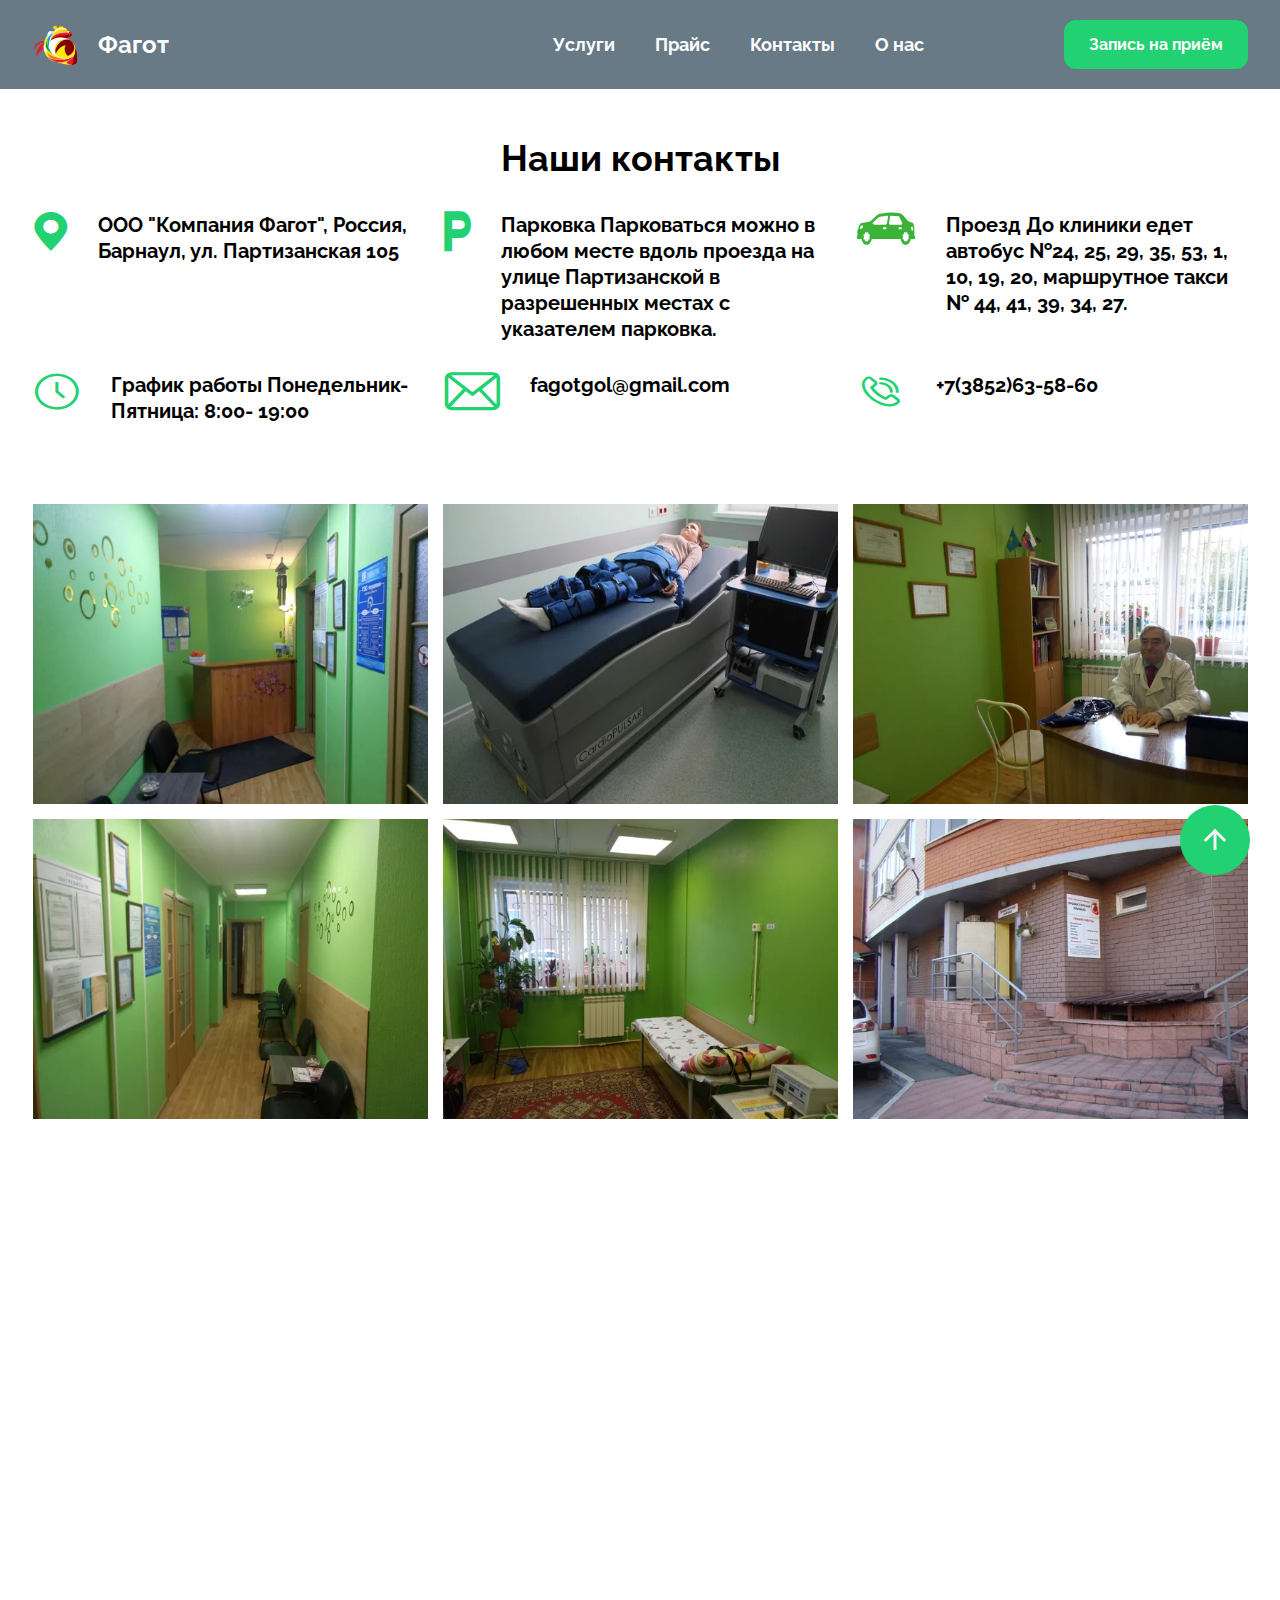
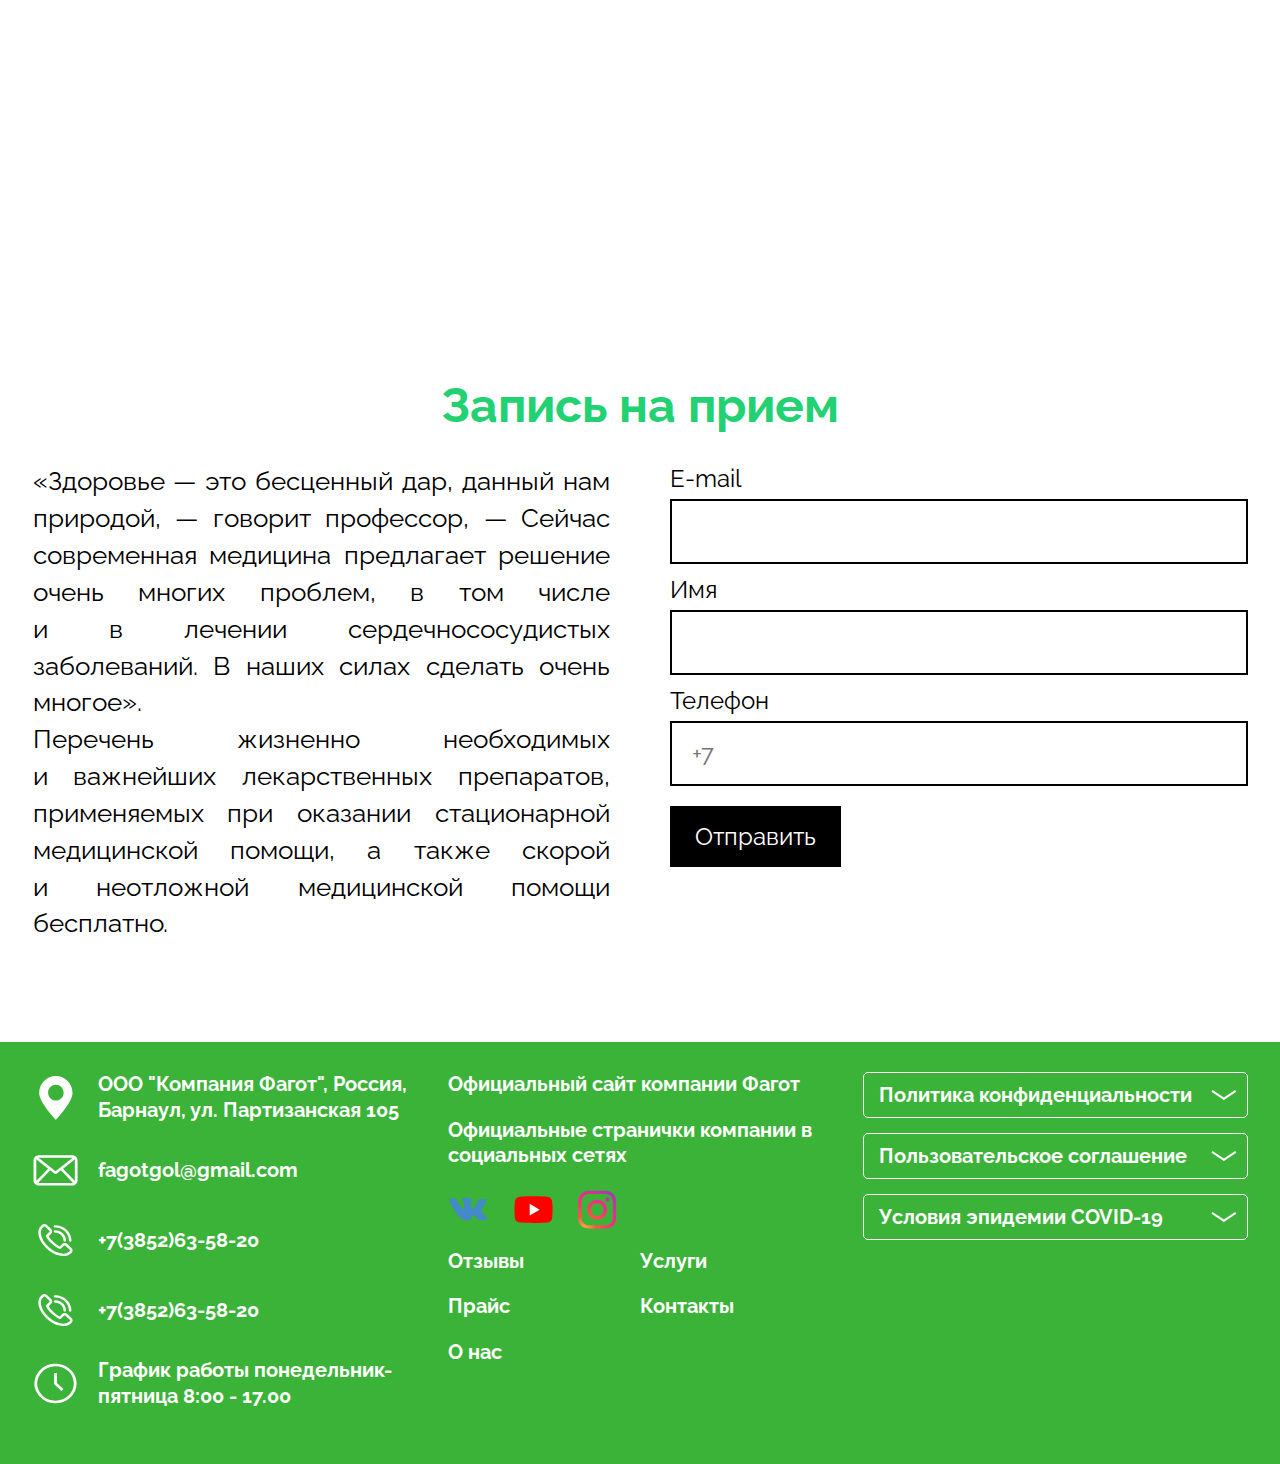
<file: Contacts.html>
<!DOCTYPE html>
<html lang="ru">

<head>
	<title>Контакты</title>
	<meta charset="UTF-8">
	<meta name="format-detection" content="telephone=no">
	<!-- <style>body{opacity: 0;}</style> -->
	<link rel="stylesheet" href="css/style.min.css?_v=20230809135038">
	<link rel="stylesheet" href="css/style.min.css?_v=20230809135038">
	<link rel="shortcut icon" href="favicon.ico">

	<!-- <meta name="robots" content="noindex, nofollow"> -->
	<meta name="viewport" content="width=device-width, initial-scale=1.0">
</head>

<body>
	<!--  WRAPPER -->
	<div data-sticky class="wrapper">
		<!--   HEADER	 -->

		<header class="header">
			<div class="header__container">
				<div class="header__menu menu">
					<!--  HEADER -->
					<div class="logo">
						<a href="https://kenform.github.io/Fagot/" class="header__logo"><img src="img/Logo.svg" alt="">

							<h3 href="https://kenform.github.io/Fagot/">Фагот</h3>

						</a>
					</div>

					<div class="menu__nav menu">
						<nav class="menu__body">
							<ul class="menu__list">
								<li class="menu__item hidden"><a href="https://kenform.github.io/Fagot/" class="menu__link">Главная</a>
								</li>
								<li class="menu__item"><a href="Services.html" class="menu__link">Услуги </a></li>
								<li class="menu__item"><a href="Price.html" class="menu__link">Прайс </a></li>
								<li class="menu__item"><a href="Contacts.html" class="menu__link">Контакты </a></li>
								<li class="menu__item"><a href="About.html" class="menu__link">О нас </a></li>
								<li class="social__icons">
									<div class="social__icon">
										<a href="https://vk.com/id380587980"> <img src="img/Footer/Social/vk.svg" alt=""> </a>
									</div>

									<div class="social__icon">
										<a href="https://www.youtube.com/channel/UCD90CI_VDaVIHZNmUctW5lA"> <img src="img/Footer/Social/Youtube.svg" alt=""> </a>
									</div>

									<div class="social__icon">
										<a href="https://www.instagram.com/professorskaya_klinika/"> <img src="img/Footer/Social/Instagram.svg" alt=""></a>
									</div>



								</li>
							</ul>
						</nav>

						<button data-da=".menu__list,769" type="submit" class="button button__header">
							<a href="https://booking.medflex.ru/?user=c04ae232d1856d7dacaa8c9697bfa78c">Запись на приём</a> </button>

						<!-- Icon burger -->
						<button type="button" class="menu__icon icon-menu"><span></span></button>
					</div>


				</div>


			</div>

		</header>
		<main class="page">
			<!-- ScrollBtn -->
			<a id="back-to-top" class="isShowBtn"></a>

			<div class="contacts">
				<div class="contacts__container">
					<div class="contacts__body">
						<div class="title__black">
							<h4>Наши контакты</h4>
						</div>

						<div class="contacts__info">

							<div class="info__body">
								<div class="info__row">
									<div class="info__column">
										<div class="info__item">
											<div class="info__icon _icon-Marker"></div>
											<div class="info__text">
												<p>ООО "Компания Фагот", Россия, Барнаул, ул. Партизанская 105
												</p>

											</div>
										</div>
									</div>

									<div class="info__column">
										<div class="info__item">
											<div class="info__icon _icon-Parking"></div>
											<div class="info__text">
												<p>Парковка
													Парковаться можно в любом месте вдоль проезда на улице Партизанской в разрешенных местах с
													указателем
													парковка.

												</p>

											</div>
										</div>
									</div>

									<div class="info__column">
										<div class="info__item">
											<div class="info__icon ">
												<img src="img/Contacts/Car.svg" alt="">
											</div>
											<div class="info__text">
												<p>Проезд
													До клиники едет автобус №24, 25, 29, 35, 53, 1, 10, 19, 20, маршрутное такси № 44, 41, 39, 34,
													27.


												</p>

											</div>
										</div>
									</div>

									<div class="info__column">
										<div class="info__item">
											<div class="info__icon _icon-Clock"></div>
											<div class="info__text">
												<p> График работы
													Понедельник-Пятница: 8:00- 19:00
												</p>

											</div>
										</div>
									</div>

									<div class="info__column">
										<div class="info__item">
											<div class="info__icon _icon-E-mail"></div>
											<div class="info__text">
												<p> fagotgol@gmail.com
												</p>

											</div>
										</div>
									</div>

									<div class="info__column">
										<div class="info__item">
											<div class="info__icon _icon-Phone Phone"></div>
											<div class=" info__text">
												<p> +7(3852)63-58-60

												</p>

											</div>
										</div>
									</div>


								</div>

							</div>



						</div>
						<div data-gallery class="gallery-block">
							<a href="img/Contacts/x2/1.png" class="gallery-block__item">
								<img src="img/Contacts/1.webp" alt="">
							</a>
							<a href="img/Contacts/x2/2.png" class="gallery-block__item">
								<img src="img/Contacts/2.webp" alt="">
							</a>

							<a href="img/Contacts/x2/3.png" class="gallery-block__item">
								<img src="img/Contacts/3.webp" alt="">
							</a>

							<a href="img/Contacts/x2/4.png" class="gallery-block__item">
								<img src="img/Contacts/4.webp" alt="">
							</a>
							<a href="img/Contacts/x2/5.png" class="gallery-block__item">
								<img src="img/Contacts/5.webp" alt="">
							</a>
							<a href="img/Contacts/x2/6.png" class="gallery-block__item">
								<img src="img/Contacts/6.webp" alt="">
							</a>
						</div>
						<div class="map">
							<div class="map-responsive">
								<iframe src="https://www.google.com/maps/embed?pb=!1m18!1m12!1m3!1d2382.3242728483892!2d83.77727041601032!3d53.337451233078234!2m3!1f0!2f0!3f0!3m2!1i1024!2i768!4f13.1!3m3!1m2!1s0x42dda48d940b3e17%3A0xf2c19d2a98554f4a!2sProfessorskaya%20Klinika%20Gol&#39;berga%20Ya.s.!5e0!3m2!1sen!2sru!4v1646230813200!5m2!1sen!2sru" width="600" height="450" style="border:0;" allowfullscreen="" loading="lazy"></iframe>
							</div>
						</div>

					</div>
				</div>

			</div>

			<div class="form">
				<div class="form__container">
					<div class="form__title title">
						<h3>Запись на прием</h3>
					</div>

					<div class="form__body">
						<div class="form__row">

							<div class="form__column">
								<div class="form__text">
									<p>&laquo;Здоровье&nbsp;&mdash; это бесценный дар, данный нам природой,&nbsp;&mdash; говорит
										профессор,&nbsp;&mdash; Сейчас современная медицина предлагает решение очень многих проблем, в&nbsp;том
										числе
										и&nbsp;в&nbsp;лечении сердечнососудистых заболеваний. В&nbsp;наших силах сделать очень многое&raquo;.
									<p> Перечень жизненно необходимых и&nbsp;важнейших лекарственных препаратов, применяемых при оказании
										стационарной
										медицинской помощи, а&nbsp;также скорой и&nbsp;неотложной медицинской помощи бесплатно.</p>
									</p>
								</div>
							</div>

							<div class="form__column">
								<form action="" method="POST" class="form__content">
									<div class="form__line">
										<label for="inp" class="form__label">E-mail</label>
										<input class="input" autocomplete="off" type="email" name="form[]" data-required="email" data-error="Неправильный E-mail">
									</div>

									<div class="form__line">
										<label for="inp" class="form__label">Имя</label>
										<input autocomplete="off" type="text" name="form[]" data-required="email" data-error="Неправильное Имя" class="input">
									</div>

									<div class="form__line">
										<label for="inp" class="form__label">Телефон</label>

										<input data-inputmask="'mask': '9' , 'repeat' : 11, 'greedy' : true" class="input" name="phone" placeholder="+7" autocomplete="off" data-error="Неправильный телефон" data-required="phone" type="tel" id="phone">

									</div>

									<button type="submit" class="form__button">Отправить</button>
								</form>
							</div>

						</div>





					</div>
				</div>
			</div>
		</main>
		<footer class="footer">
			<div class="footer__container">
				<div class="footer__row">

					<div class="footer__column">
						<ul class="footer__contacts">
							<li class="footer__item">
								<div class="item__img">
									<img src="img/Footer/Contacts/Marker.svg" alt="">
								</div>
								<div class="footer__text">
									<p>
										<a class="link" href="https://www.google.com/maps?ll=53.337132,83.779655&z=16&t=m&hl=en&gl=RU&mapclient=embed&cid=17492435233953632074">ООО
											"Компания Фагот", Россия, Барнаул, ул. Партизанская 105 </a>
									</p>
								</div>

							</li>

							<li class="footer__item">

								<div class="item__img">
									<img src="img/Footer/Contacts/Email.svg" alt="">
								</div>

								<div class="footer__text">
									<p>
										fagotgol@gmail.com
									</p>
								</div>

							</li>

							<li class="footer__item">

								<div class="item__img">
									<img src="img/Footer/Contacts/Phone.svg" alt="">
								</div>

								<div class="footer__text">
									<p>
										<a class="link" href="tel:+7(3852)63-58-2"> +7(3852)63-58-20</a>
									</p>
								</div>

							</li>
							<li class="footer__item">

								<div class="item__img">
									<img src="img/Footer/Contacts/Phone.svg" alt="">
								</div>

								<div class="footer__text">
									<p>
										<a class="link" href="tel:+7(3852)63-58-2"> +7(3852)63-58-20</a>

									</p>
								</div>

							</li>

							<li class="footer__item">

								<div class="item__img">
									<img src="img/Footer/Contacts/Clock.svg" alt="">
								</div>

								<div class="footer__text">
									<p>
										График работы
										понедельник-пятница
										8:00 - 17.00
									</p>
								</div>

							</li>


						</ul>
					</div>

					<div class="footer__column">
						<ul class="footer__social">
							<li>
								<p></p>
								Официальный сайт компании Фагот
							</li>

							<li>
								Официальные странички
								компании в социальных сетях
							</li>

							<li class="social__icons">
								<div class="social__icon">
									<a href="https://vk.com/id380587980"> <img src="img/Footer/Social/vk.svg" alt=""> </a>
								</div>

								<div class="social__icon">
									<a href="https://www.youtube.com/channel/UCD90CI_VDaVIHZNmUctW5lA"> <img src="img/Footer/Social/Youtube.svg" alt=""> </a>
								</div>

								<div class="social__icon">
									<a href="https://www.instagram.com/professorskaya_klinika/"> <img src="img/Footer/Social/Instagram.svg" alt=""></a>
								</div>

							</li>
							<ul class="pages">
								<li><a class="link" href="https://prodoctorov.ru/barnaul/lpu/24762-fagot/otzivi/#tab-content"> Отзывы </a>
								</li>

								<li>
									<a class="link" href="Services.html">Услуги</a>
								</li>

								<li>
									<a class="link" href="Price.html">Прайс</a>
								</li>

								<li>
									<a class="link" href="Contacts.html">Контакты</a>
								</li>

								<li>
									<a class="link" href="About.html">О нас</a>
								</li>
							</ul>



						</ul>

					</div>

					<div class="footer__column">

						<div data-one-spoller data-spollers class="spollers">
							<div class="spollers__item">
								<button type="button" data-spoller class="spollers__title"> Политика конфиденциальности</button>
								<div class="spollers__body">Настоящая Политика конфиденциальности является составной частью
									Пользовательского
									соглашения Сайта и действует в отношении всей информации, в том числе персональных данных Пользователя,
									получаемых Администрацией Сайта в процессе работы Пользователя с Сайтом, исполнения Пользовательского
									соглашения
									и соглашений между Администрацией сайта и Пользователем.</div>
							</div>

							<div class="spollers__item">
								<button type="button" data-spoller class="spollers__title"> Пользовательское соглашение</button>
								<div class="spollers__body">
									Настоящее пользовательское соглашение (далее - «Соглашение») регулирует порядок работы настоящего сайта
									(далее -
									«Сайт»), определяет условия использования материалов и сервисов Сайта. Администратор Сайта указывает
									информацию о
									себе, а также, контактные данные для обратной связи на Сайте. Настоящее Соглашение является публичной
									офертой в
									соответствии с действующим законодательством Российской Федерации. Совершение конклюдентных действий
									физическими,
									либо юридическими лицами (далее - «Пользователь»), направленных на использование Сайта считается
									безусловным
									принятием (акцептом) данного Соглашения. Настоящим Пользователь подтверждает, что акцепт Соглашения
									равносилен
									подписанию и заключению Соглашения на условиях, изложенных в настоящем Соглашении.
									Условия использования сайта
									Использование любых материалов и сервисов Сайта регулируется нормами действующего законодательства
									Российской
									Федерации. Материалы и сервисы Сайта предназначены исключительно для использования в законных целях.
									Пользователь вправе по своему усмотрению знакомиться с материалами сайта и сервисами Сайта, заказывать и
									приобретать товары и/или услуги предлагаемые на Сайте.
									Пользователь соглашается использовать Сайт, не нарушая имущественных и/или неимущественных прав третьих
									лиц, а
									равно запретов и ограничений, установле­­­­­­­­­­нных применимым правом, включая без ограничения:
									авторские и
									смежные права, права на товарные знаки, знаки обслуживания и наименования мест происхождения товаров,
									права на
									промышленные образцы, права использовать изображения людей, а также любых действий, которые приводят или
									могут
									привести к нарушению нормальной работы Сайта и сервисов Сайта, в частности используя программы для
									вмешательства
									или попытки вмешательства в процесс нормального функционирования Сайта.
									Использование материалов Сайта без согласия правообладателя не допускается. Для правомерного использования
									материалов Сайта необходимо согласие Администратора сайта или правообладателя материалов.
									При наличии технической возможности Пользователь вправе оставлять комментарии и иные записи на Сайте.
									Пользователь
									гарантирует, что комментарии или иные записи не нарушают применимого законодательства, не содержат
									материалов
									незаконного, непристойного, клеветнического, дискредитирующего, угрожающего, порнографического,
									враждебного
									характера, а также содержащих домогательства и признаки расовой или этнической дискриминации, призывающих
									к
									совершению действий, которые могут быть квалифицированы как уголовные преступления, равно как и считаться
									недопустимыми по иным причинам, материалов, пропагандирующих культ насилия и жестокости, материалов,
									содержащих
									нецензурную брань. Администрация Сайта не обязуется проводить предварительную модерацию материалов и
									записей на
									Сайте Пользователями. За комментариии записи на Сайте оставленные Пользователем, Пользователь несет
									ответственность
									самостоятельно и в полном объеме.
									Администратор Сайта не несет ответственности за посещение и использование Пользователем внешних ресурсов,
									ссылки на
									которые могут содержаться на Сайте, Пользователь переходит по ссылкам содержащимся на Сайте на внешние
									ресурсы, по
									своему усмотрению на свой страх и риск.
									Пользователь согласен с тем, что Администрация Сайта не несет ответственности перед Пользователем в связи
									с любыми
									возможными или возникшими потерями или убытками, связанными с любым содержанием Сайта, товарами или
									услугами,
									доступными на Сайте или полученными через внешние сайты или ресурсы, либо иные контакты Пользователя, в
									которые он
									вступил, используя размещенную на Сайте информацию или ссылки навнешние ресурсы.
									Предоставление в любой форме (регистрация на Сайте, осуществление заказов, подписка на рекламныерассылки
									итд.)
									своих персональных данных Администрации сайта, Пользователь выражает согласие на обработку персональных
									данных
									Администрацией сайта в соответствии с Федеральным законом “О персональных данных” от 27.07.2006№152-ФЗ.
									Обработка
									персональных данных Пользователя регулируется действующим законодательством Российской Федерации и
									Политикой
									конфиденциальности Сайта.
									Администратор Сайта вправе в любое время в одностороннем порядке, без каких либо уведомлений Пользователя,
									изменять
									содержимое Сайта, а также изменять условия настоящего Соглашения. Такие изменения вступают в силу с
									момента
									размещения новой версии Соглашения на данной странице. Актуальная версия Соглашения всегда расположена на
									данной
									странице. Для избежания споров по поводу изменения Соглашения Администратор Сайта рекомендует периодически
									ознакамливаться с содержимым Соглашения расположенного на данной странице. При несогласии Пользователя с
									внесенными
									изменениями он обязан отказаться от использования Сайта.
									Администратор Сайта вправе в одностороннем порядке ограничивать доступ Пользователя на Сайт, если будет
									обоснованно
									считать, что Пользователь ведет неправомерную деятельность. Кроме того, администратор вправе удалять
									материалы
									Пользователей по требованию уполномоченных органов государственной власти или заинтересованных лиц в
									случае, если
									данные материалы нарушают применимое законодательство или права третьих лиц.
									Администратор Сайта и Пользователь несут ответственность за неисполнение или ненадлежащее исполнение своих
									обязательств в соответствии с Соглашением и действующим законодательством Российской Федерации.
									Администратор Сайта
									не несет ответственность за технические перебои в работе Сайта, вместе с тем Администратор Сайта обязуется
									принимать все разумные меры для предотвращения таких перебоев.
									Все возможные споры, вытекающие из настоящего Соглашения или связанные с ним, подлежат разрешению в
									соответствии с
									действующим законодательством Российской Федерации.
									Все данные, размещенные или размещаемые на настоящем Сайте, находятся на оборудовании находящемся на
									территории
									Российской Федерации.
									Администратор вправе прекращать работу Сайта, а равно частично или полностью прекращать доступ к сайту до
									завершения необходимого технического обслуживания и (или) модернизации Сайта.
									Совершая действия по принятию настоящего Соглашения (оферты), Пользователь гарантирует, что ознакомлен,
									соглашается, полностью и безоговорочно принимает все условия Соглашения в целом, обязуется их соблюдать.
								</div>
							</div>

							<div class="spollers__item">
								<button type="button" data-spoller class="spollers__title"> Условия эпидемии COVID-19 </button>
								<div class="spollers__body">
									<p>С учетом внесенных изменений в Указ губернатора Алтайского края от 31.03.2020
										‹‹Об
										отдельных мерах по предупреждению завоза и распространения новой короновирусной инфекции COVID-19›› (от
										06.04.2020 №50) ООО “ Компания Фагот“ , Профессорская клиника Гольберга Я.С. возобновляет работу с
										30.04.2020г.
									<p> Профессорская клиника Гольберга Я.С., НЕ ПРИНИМАЕТ при:
										- Температуре тела выше 37 °С.
										- Наличии признаков ОРВИ.
										- При сроке менее 14 дней, после прибытия из-за границы, городов, районов установленных на карантин.
										- Если менее 14 дней был в контакте с больным COVID-19.
										Полный текст приказа размещен на официальном сайте Правительства Алтайского края
										-https://www.altairegion22.ru
										/upload/iblock/968/44_UG_31
										.03.2020.pdf</p>

									<p> Прием ведётся только по предварительной записи,
										во избежание одномоментного скопления большого количества людей в вестибюле и коридорах клиники. С
										этой же
										целью просим вас, по возможности, ограничить количество сопровождающих лиц. На входе всем пациентам
										проводится
										термометрия.</p>
									<p>В клинике предприняты все необходимые меры для профилактики распространения инфекции.
										Очень просим вас, при наличии возможности, посещать клинику в индивидуальных средствах защиты (лицевой
										маске) .
										Мы готовы принять пациентов с заболеваниями и состояниями, при которых отсрочка оказания медицинской
										помощи на
										определенное время, может повлечь за собой ухудшение состояния, угрозу жизни, здоровью, включая острые
										заболевания, обострение хронических заболеваний.</p>

									</p>
								</div>
							</div>
						</div>

					</div>

				</div>
			</div>

		</footer>

	</div>
	<!-- 
<div id="popup" aria-hidden="true" class="popup">
	<div class="popup__wrapper">
		<div class="popup__content">
			<button data-close type="button" class="popup__close">Закрыть</button>
			<div class="popup__text">
			</div>
		</div>
	</div>
</div>
 -->

	<script src="js/app.min.js?_v=20230809135038"></script>


</body>


</html>
</file>
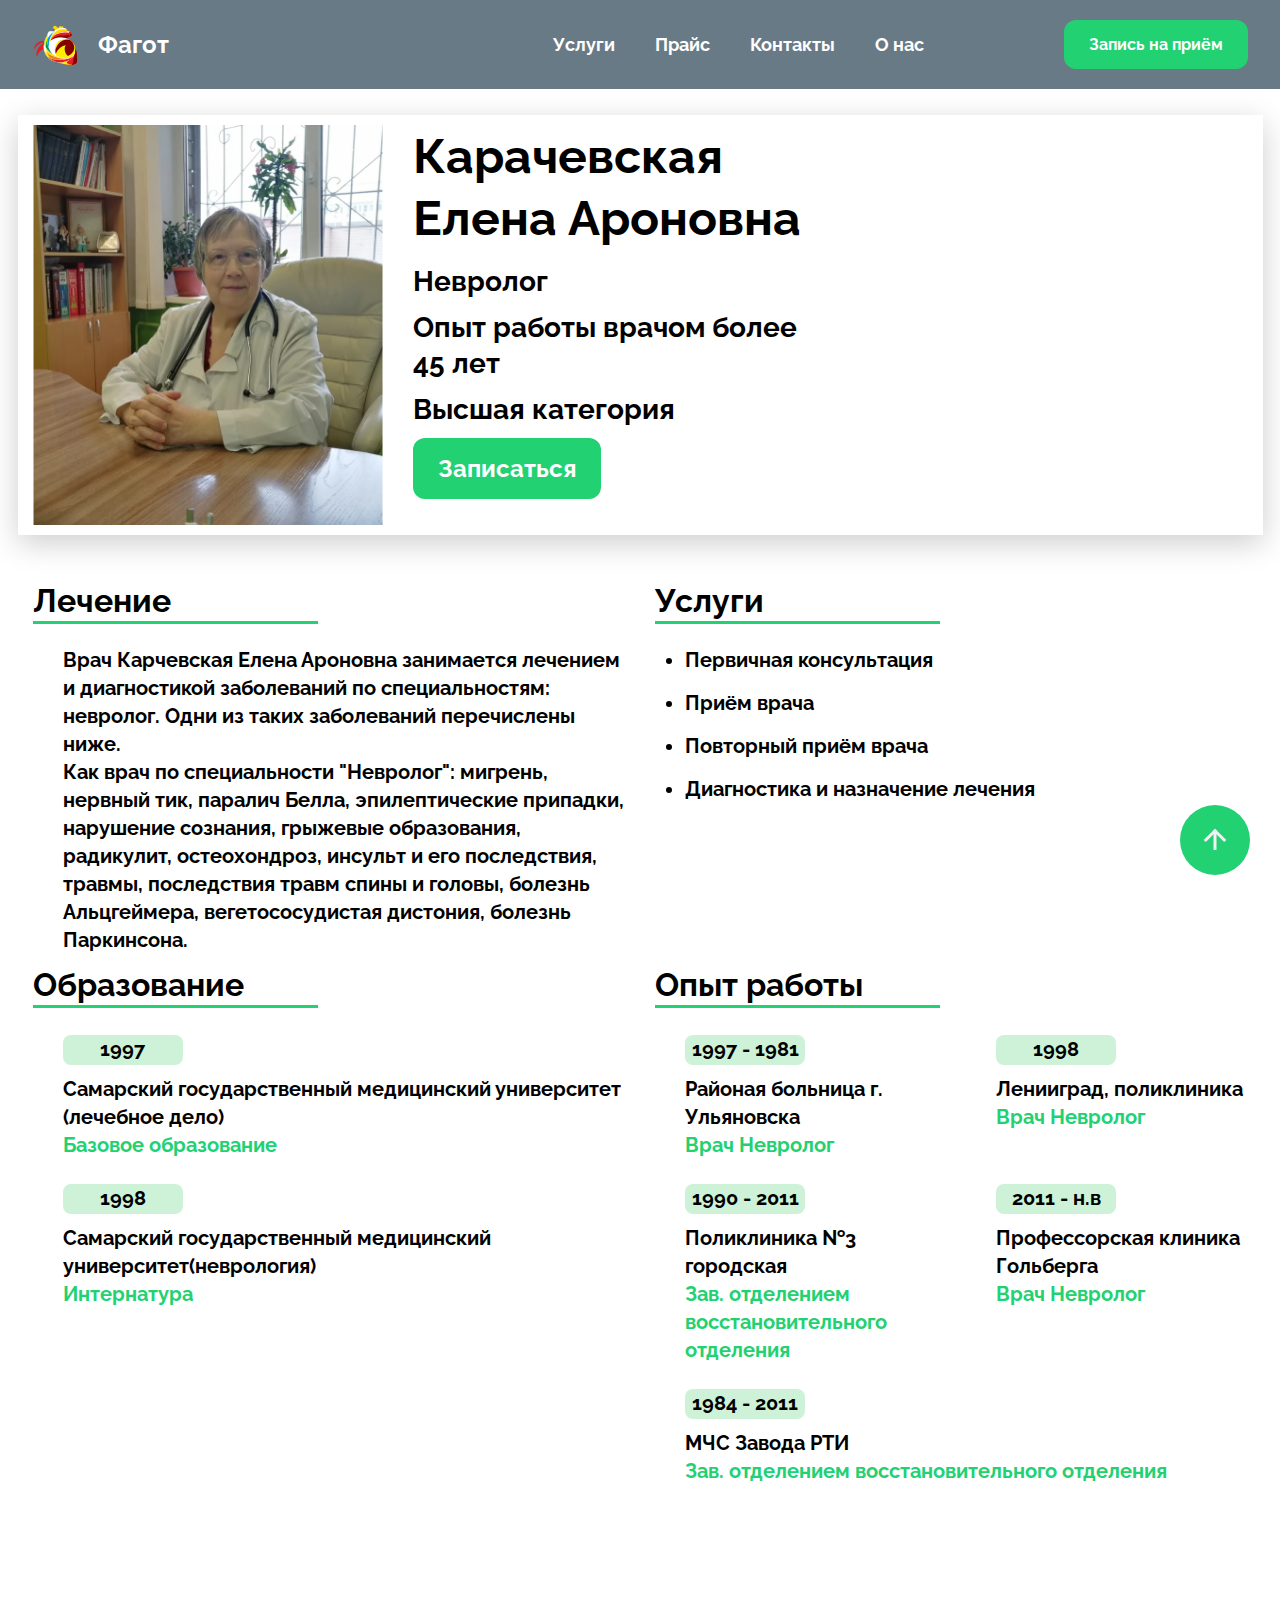
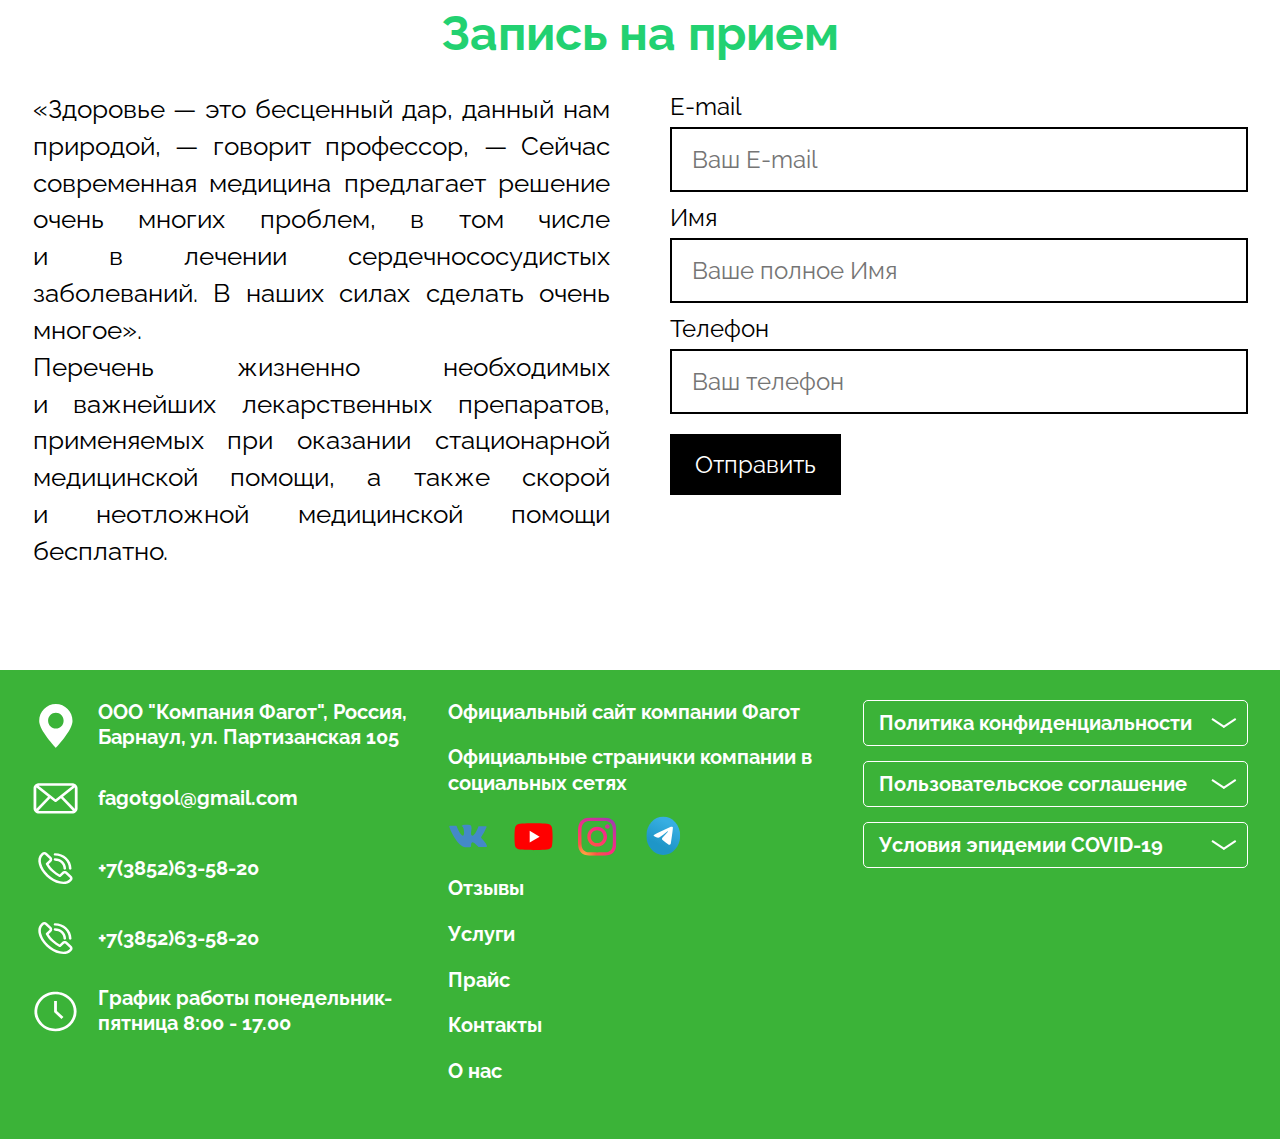
<file: Doctor.html>
<!DOCTYPE html>
<html lang="ru">

<head>
	<title>Прайс</title>
	<meta charset="UTF-8">
	<meta name="format-detection" content="telephone=no">
	<!-- <style>body{opacity: 0;}</style> -->
	<link rel="stylesheet" href="css/style.min.css?_v=20220305220602">
	<link rel="stylesheet" href="css/style.min.css?_v=20220305220602">
	<link rel="shortcut icon" href="favicon.ico">

	<!-- <meta name="robots" content="noindex, nofollow"> -->
	<meta name="viewport" content="width=device-width, initial-scale=1.0">
</head>

<body>
	<!--  WRAPPER -->
	<div data-sticky class="wrapper">
		<!--   HEADER	 -->

		<header class="header">
			<div class="header__container">
				<div class="header__menu menu">
					<!--  HEADER -->
					<div class="logo">
						<a href="https://kenform.github.io/Fagot/" class="header__logo"><img src="img/Logo.svg" alt="">

							<h3 href="https://kenform.github.io/Fagot/">Фагот</h3>

						</a>
					</div>

					<div class="menu__nav menu">
						<nav class="menu__body">
							<ul class="menu__list">
								<li class="menu__item hidden"><a href="https://kenform.github.io/Fagot/" class="menu__link">Главная</a>
								</li>
								<li class="menu__item"><a href="Services.html" class="menu__link">Услуги </a></li>
								<li class="menu__item"><a href="Price.html" class="menu__link">Прайс </a></li>
								<li class="menu__item"><a href="Contacts.html" class="menu__link">Контакты </a></li>
								<li class="menu__item"><a href="About.html" class="menu__link">О нас </a></li>
								<li class="social__icons">
									<div class="social__icon">
										<a href="https://vk.com/id380587980"> <img src="img/Footer/Social/vk.svg" alt=""> </a>
									</div>

									<div class="social__icon">
										<a href="https://www.youtube.com/channel/UCD90CI_VDaVIHZNmUctW5lA"> <img src="img/Footer/Social/Youtube.svg" alt=""> </a>
									</div>

									<div class="social__icon">
										<a href="https://www.instagram.com/professorskaya_klinika/"> <img src="img/Footer/Social/Instagram.svg" alt=""></a>
									</div>



								</li>
							</ul>
						</nav>

						<button data-da=".menu__list,769" type="submit" class="button button__header">
							<a href="https://booking.medflex.ru/?user=c04ae232d1856d7dacaa8c9697bfa78c">Запись на приём</a> </button>

						<!-- Icon burger -->
						<button type="button" class="menu__icon icon-menu"><span></span></button>
					</div>


				</div>


			</div>

		</header>
		<main class="page">
			<!-- ScrollBtn -->
			<a id="back-to-top" class="isShowBtn"></a>
			<div class="doctor">
				<div class="doctor__container">
					<div class="doctor__body">
						<div class="doctor__row card">
							<div class="doctor__column card">
								<div class="doctor__image">
									<img src="img/About/Doctor/1.png" alt="">
								</div>
							</div>
							<div class="doctor__column card">
								<div class="doctor__description">
									<div class="image__title">
										<h4>Карачевская Елена Ароновна</h4>
									</div>

									<div class="image__subtitle">
										<h4>Невролог</h4>
									</div>

									<div class="image__subtitle">
										<h4>Опыт работы врачом более 45 лет </h4>
									</div>

									<div class="image__subtitle">
										<h4> Высшая категория</h4>
									</div>

									<a href="" class="button button__doctor">Записаться</a>

								</div>

							</div>
						</div>

						<div class="doctor__info">
							<div class="doctor__row info">
								<div class="doctor__column info">
									<div class="doctor__info-item">
										<div class="doctor__info-title">
											<h4>Лечение</h4>
										</div>

										<div class="doctor__info-subtitle">
											<p>Врач Карчевская Елена Ароновна занимается лечением и диагностикой заболеваний по
												специальностям:
												невролог.
												Одни из таких заболеваний перечислены ниже. </p>
											<p>Как врач по специальности "Невролог": мигрень, нервный тик, паралич Белла, эпилептические
												припадки,
												нарушение сознания, грыжевые образования, радикулит, остеохондроз, инсульт и его последствия,
												травмы,
												последствия травм спины и головы, болезнь Альцгеймера, вегетососудистая дистония, болезнь
												Паркинсона.
											</p>

										</div>
									</div>
								</div>

								<div class="doctor__column info">
									<div class="doctor__info-item">
										<div class="doctor__info-title">
											<h4>Услуги</h4>
										</div>

										<div class="doctor__info-subtitle">
											<li>Первичная консультация</li>
											<li>Приём врача</li>
											<li>Повторный приём врача</li>
											<li>Диагностика и назначение лечения</li>
										</div>
									</div>
								</div>

								<div class="doctor__column info">
									<div class="doctor__info-item">
										<div class="doctor__info-title">
											<h4>Образование</h4>
										</div>

										<div class="doctor__row">
											<div class="doctor__column development ">
												<div class="doctor__info-subtitle">
													<div class="data">
														<h4>1997</h4>
													</div>
													<p>Самарский государственный медицинский университет (лечебное дело)
													</p>
													<p class="education">Базовое образование</p>
												</div>
											</div>

											<div class="doctor__column development ">
												<div class="doctor__info-subtitle">
													<div class="data">
														<h4>1998</h4>
													</div>
													<p>Самарский государственный медицинский университет(неврология)

													</p>
													<p class="education">Интернатура</p>
												</div>
											</div>
										</div>




									</div>
								</div>


								<div class="doctor__column info">
									<div class="doctor__info-item">
										<div class="doctor__info-title">
											<h4>Опыт работы</h4>
										</div>

										<div class="doctor__row">
											<div class="doctor__column development ">
												<div class="doctor__info-subtitle">
													<div class="data">
														<h4>1997 - 1981</h4>
													</div>
													<p>Районая больница г. Ульяновска
													</p>
													<p class="education">Врач Невролог</p>
												</div>
											</div>

											<div class="doctor__column development ">
												<div class="doctor__info-subtitle">
													<div class="data">
														<h4>1998</h4>
													</div>
													<p>Ленииград, поликлиника

													</p>
													<p class="education">Врач Невролог</p>
												</div>
											</div>

											<div class="doctor__column development ">
												<div class="doctor__info-subtitle">
													<div class="data">
														<h4>1990 - 2011</h4>
													</div>
													<p>Поликлиника №3 городская
													</p>
													<p class="education">Зав. отделением
														восстановительного отделения </p>
												</div>
											</div>

											<div class="doctor__column development ">
												<div class="doctor__info-subtitle">
													<div class="data">
														<h4>2011 - н.в</h4>
													</div>
													<p>Профессорская клиника Гольберга

													</p>
													<p class="education"> Врач Невролог</p>
												</div>
											</div>

											<div class="doctor__column development ">
												<div class="doctor__info-subtitle">
													<div class="data">
														<h4>1984 - 2011</h4>
													</div>
													<p> МЧС Завода РТИ

													</p>
													<p class="education"> Зав. отделением
														восстановительного отделения </p>
												</div>
											</div>

										</div>




									</div>
								</div>

							</div>



						</div>


					</div>
				</div>
			</div>

			<div class="form">
				<div class="form__container">
					<div class="form__title title">
						<h3>Запись на прием</h3>
					</div>

					<div class="form__body">
						<div class="form__row">

							<div class="form__column">
								<div class="form__text">
									<p>&laquo;Здоровье&nbsp;&mdash; это бесценный дар, данный нам природой,&nbsp;&mdash; говорит
										профессор,&nbsp;&mdash; Сейчас современная медицина предлагает решение очень многих проблем, в&nbsp;том
										числе
										и&nbsp;в&nbsp;лечении сердечнососудистых заболеваний. В&nbsp;наших силах сделать очень многое&raquo;.
									<p> Перечень жизненно необходимых и&nbsp;важнейших лекарственных препаратов, применяемых при оказании
										стационарной
										медицинской помощи, а&nbsp;также скорой и&nbsp;неотложной медицинской помощи бесплатно.</p>
									</p>
								</div>
							</div>

							<div class="form__column">
								<form action="" method="POST" class="form__content">
									<div class="form__line">
										<label for="inp" class="form__label">E-mail</label>
										<input autocomplete="off" type="text" name="form[]" data-required="email" data-error="Неправильный E-mail" placeholder="Ваш E-mail" class="input">
									</div>

									<div class="form__line">
										<label for="inp" class="form__label">Имя</label>
										<input autocomplete="off" type="text" name="form[]" data-required="email" data-error="Неправильный E-mail" placeholder="Ваше полное Имя" class="input">
									</div>

									<div class="form__line">
										<label for="inp" class="form__label">Телефон</label>
										<input autocomplete="off" type="text" name="form[]" data-required="email" data-error="Неправильный E-mail" placeholder="Ваш телефон" class="input">
									</div>

									<button type="submit" class="form__button">Отправить</button>
								</form>
							</div>

						</div>





					</div>
				</div>
			</div>
		</main>
		<footer class="footer">
			<div class="footer__container">
				<div class="footer__row">

					<div class="footer__column">
						<ul class="footer__contacts">
							<li class="footer__item">
								<div class="item__img">
									<img src="img/Footer/Contacts/Marker.svg" alt="">
								</div>
								<div class="footer__text">
									<p>
										ООО "Компания Фагот", Россия, Барнаул, ул. Партизанская 105
									</p>
								</div>

							</li>

							<li class="footer__item">

								<div class="item__img">
									<img src="img/Footer/Contacts/Email.svg" alt="">
								</div>

								<div class="footer__text">
									<p>

										<a class="link" href=""> fagotgol@gmail.com </a>
									</p>
								</div>

							</li>

							<li class="footer__item">

								<div class="item__img">
									<img src="img/Footer/Contacts/Phone.svg" alt="">
								</div>

								<div class="footer__text">
									<p>
										<a class="link" href=""> +7(3852)63-58-20</a>

									</p>
								</div>

							</li>
							<li class="footer__item">

								<div class="item__img">
									<img src="img/Footer/Contacts/Phone.svg" alt="">
								</div>

								<div class="footer__text">
									<p>
										<a class="link" href=""> +7(3852)63-58-20</a>

									</p>
								</div>

							</li>

							<li class="footer__item">

								<div class="item__img">
									<img src="img/Footer/Contacts/Clock.svg" alt="">
								</div>

								<div class="footer__text">
									<p>
										График работы
										понедельник-пятница
										8:00 - 17.00
									</p>
								</div>

							</li>


						</ul>
					</div>

					<div class="footer__column">
						<ul class="footer__social">
							<li>
								<p></p>
								Официальный сайт компании Фагот
							</li>

							<li>
								Официальные странички
								компании в социальных сетях
							</li>

							<li class="social__icons">
								<div class="social__icon">
									<a href="https://vk.com/id380587980
"> <img src="img/Footer/Social/vk.svg" alt=""> </a>
								</div>

								<div class="social__icon">
									<a href="https://www.youtube.com/channel/UCD90CI_VDaVIHZNmUctW5lA"> <img src="img/Footer/Social/Youtube.svg" alt=""> </a>
								</div>

								<div class="social__icon">
									<a href="https://www.instagram.com/professorskaya_klinika/"> <img src="img/Footer/Social/Instagram.svg" alt=""></a>
								</div>

								<div class="social__icon">
									<a href="#"> <img src="img/Footer/Social/Telegram.svg" alt=""></a>
								</div>

							</li>

							<li><a class="link" href="https://prodoctorov.ru/barnaul/lpu/24762-fagot/otzivi/#tab-content"> Отзывы </a>
							</li>

							<li>
								<a class="link" href="Services.html">Услуги</a>
							</li>

							<li>
								<a class="link" href="Price.html">Прайс</a>
							</li>

							<li>
								<a class="link" href="Contacts.html">Контакты</a>
							</li>

							<li>
								<a class="link" href="About.html">О нас</a>
							</li>


						</ul>

					</div>

					<div class="footer__column">

						<div data-one-spoller data-spollers class="spollers">
							<div class="spollers__item">
								<button type="button" data-spoller class="spollers__title"> Политика конфиденциальности</button>
								<div class="spollers__body">Настоящая Политика конфиденциальности является составной частью
									Пользовательского
									соглашения Сайта и действует в отношении всей информации, в том числе персональных данных Пользователя,
									получаемых Администрацией Сайта в процессе работы Пользователя с Сайтом, исполнения Пользовательского
									соглашения
									и соглашений между Администрацией сайта и Пользователем.</div>
							</div>

							<div class="spollers__item">
								<button type="button" data-spoller class="spollers__title"> Пользовательское соглашение</button>
								<div class="spollers__body">
									Настоящее пользовательское соглашение (далее - «Соглашение») регулирует порядок работы настоящего сайта
									(далее -
									«Сайт»), определяет условия использования материалов и сервисов Сайта. Администратор Сайта указывает
									информацию о
									себе, а также, контактные данные для обратной связи на Сайте. Настоящее Соглашение является публичной
									офертой в
									соответствии с действующим законодательством Российской Федерации. Совершение конклюдентных действий
									физическими,
									либо юридическими лицами (далее - «Пользователь»), направленных на использование Сайта считается
									безусловным
									принятием (акцептом) данного Соглашения. Настоящим Пользователь подтверждает, что акцепт Соглашения
									равносилен
									подписанию и заключению Соглашения на условиях, изложенных в настоящем Соглашении.
									Условия использования сайта
									Использование любых материалов и сервисов Сайта регулируется нормами действующего законодательства
									Российской
									Федерации. Материалы и сервисы Сайта предназначены исключительно для использования в законных целях.
									Пользователь вправе по своему усмотрению знакомиться с материалами сайта и сервисами Сайта, заказывать и
									приобретать товары и/или услуги предлагаемые на Сайте.
									Пользователь соглашается использовать Сайт, не нарушая имущественных и/или неимущественных прав третьих
									лиц, а
									равно запретов и ограничений, установле­­­­­­­­­­нных применимым правом, включая без ограничения:
									авторские и
									смежные права, права на товарные знаки, знаки обслуживания и наименования мест происхождения товаров,
									права на
									промышленные образцы, права использовать изображения людей, а также любых действий, которые приводят или
									могут
									привести к нарушению нормальной работы Сайта и сервисов Сайта, в частности используя программы для
									вмешательства
									или попытки вмешательства в процесс нормального функционирования Сайта.
									Использование материалов Сайта без согласия правообладателя не допускается. Для правомерного использования
									материалов Сайта необходимо согласие Администратора сайта или правообладателя материалов.
									При наличии технической возможности Пользователь вправе оставлять комментарии и иные записи на Сайте.
									Пользователь
									гарантирует, что комментарии или иные записи не нарушают применимого законодательства, не содержат
									материалов
									незаконного, непристойного, клеветнического, дискредитирующего, угрожающего, порнографического,
									враждебного
									характера, а также содержащих домогательства и признаки расовой или этнической дискриминации, призывающих
									к
									совершению действий, которые могут быть квалифицированы как уголовные преступления, равно как и считаться
									недопустимыми по иным причинам, материалов, пропагандирующих культ насилия и жестокости, материалов,
									содержащих
									нецензурную брань. Администрация Сайта не обязуется проводить предварительную модерацию материалов и
									записей на
									Сайте Пользователями. За комментариии записи на Сайте оставленные Пользователем, Пользователь несет
									ответственность
									самостоятельно и в полном объеме.
									Администратор Сайта не несет ответственности за посещение и использование Пользователем внешних ресурсов,
									ссылки на
									которые могут содержаться на Сайте, Пользователь переходит по ссылкам содержащимся на Сайте на внешние
									ресурсы, по
									своему усмотрению на свой страх и риск.
									Пользователь согласен с тем, что Администрация Сайта не несет ответственности перед Пользователем в связи
									с любыми
									возможными или возникшими потерями или убытками, связанными с любым содержанием Сайта, товарами или
									услугами,
									доступными на Сайте или полученными через внешние сайты или ресурсы, либо иные контакты Пользователя, в
									которые он
									вступил, используя размещенную на Сайте информацию или ссылки навнешние ресурсы.
									Предоставление в любой форме (регистрация на Сайте, осуществление заказов, подписка на рекламныерассылки
									итд.)
									своих персональных данных Администрации сайта, Пользователь выражает согласие на обработку персональных
									данных
									Администрацией сайта в соответствии с Федеральным законом “О персональных данных” от 27.07.2006№152-ФЗ.
									Обработка
									персональных данных Пользователя регулируется действующим законодательством Российской Федерации и
									Политикой
									конфиденциальности Сайта.
									Администратор Сайта вправе в любое время в одностороннем порядке, без каких либо уведомлений Пользователя,
									изменять
									содержимое Сайта, а также изменять условия настоящего Соглашения. Такие изменения вступают в силу с
									момента
									размещения новой версии Соглашения на данной странице. Актуальная версия Соглашения всегда расположена на
									данной
									странице. Для избежания споров по поводу изменения Соглашения Администратор Сайта рекомендует периодически
									ознакамливаться с содержимым Соглашения расположенного на данной странице. При несогласии Пользователя с
									внесенными
									изменениями он обязан отказаться от использования Сайта.
									Администратор Сайта вправе в одностороннем порядке ограничивать доступ Пользователя на Сайт, если будет
									обоснованно
									считать, что Пользователь ведет неправомерную деятельность. Кроме того, администратор вправе удалять
									материалы
									Пользователей по требованию уполномоченных органов государственной власти или заинтересованных лиц в
									случае, если
									данные материалы нарушают применимое законодательство или права третьих лиц.
									Администратор Сайта и Пользователь несут ответственность за неисполнение или ненадлежащее исполнение своих
									обязательств в соответствии с Соглашением и действующим законодательством Российской Федерации.
									Администратор Сайта
									не несет ответственность за технические перебои в работе Сайта, вместе с тем Администратор Сайта обязуется
									принимать все разумные меры для предотвращения таких перебоев.
									Все возможные споры, вытекающие из настоящего Соглашения или связанные с ним, подлежат разрешению в
									соответствии с
									действующим законодательством Российской Федерации.
									Все данные, размещенные или размещаемые на настоящем Сайте, находятся на оборудовании находящемся на
									территории
									Российской Федерации.
									Администратор вправе прекращать работу Сайта, а равно частично или полностью прекращать доступ к сайту до
									завершения необходимого технического обслуживания и (или) модернизации Сайта.
									Совершая действия по принятию настоящего Соглашения (оферты), Пользователь гарантирует, что ознакомлен,
									соглашается, полностью и безоговорочно принимает все условия Соглашения в целом, обязуется их соблюдать.
								</div>
							</div>

							<div class="spollers__item">
								<button type="button" data-spoller class="spollers__title"> Условия эпидемии COVID-19 </button>
								<div class="spollers__body">С учетом внесенных изменений в Указ губернатора Алтайского края от 31.03.2020
									‹‹Об
									отдельных мерах по предупреждению завоза и распространения новой короновирусной инфекции COVID-19›› (от
									06.04.2020 №50) ООО “ Компания Фагот“ , Профессорская клиника Гольберга Я.С. возобновляет работу с
									30.04.2020г.
									Профессорская клиника Гольберга Я.С., НЕ ПРИНИМАЕТ при:
									- Температуре тела выше 37 °С.
									- Наличии признаков ОРВИ.
									- При сроке менее 14 дней, после прибытия из-за границы, городов, районов установленных на карантин.
									- Если менее 14 дней был в контакте с больным COVID-19.
									Полный текст приказа размещен на официальном сайте Правительства Алтайского края
									-https://www.altairegion22.ru/upload/iblock/968/44_UG_31.03.2020.pdf
									Прием ведётся только по предварительной записи,
									во избежание одномоментного скопления большого количества людей в вестибюле и коридорах клиники. С этой же
									целью
									просим вас, по возможности, ограничить количество сопровождающих лиц. На входе всем пациентам проводится
									термометрия.
									В клинике предприняты все необходимые меры для профилактики распространения инфекции.
									Очень просим вас, при наличии возможности, посещать клинику в индивидуальных средствах защиты (лицевой
									маске) .
									Мы готовы принять пациентов с заболеваниями и состояниями, при которых отсрочка оказания медицинской
									помощи на
									определенное время, может повлечь за собой ухудшение состояния, угрозу жизни, здоровью, включая острые
									заболевания, обострение хронических заболеваний.</div>
							</div>
						</div>

					</div>

				</div>
			</div>

		</footer>

	</div>
	<!-- 
<div id="popup" aria-hidden="true" class="popup">
	<div class="popup__wrapper">
		<div class="popup__content">
			<button data-close type="button" class="popup__close">Закрыть</button>
			<div class="popup__text">
			</div>
		</div>
	</div>
</div>
 -->

	<script src="js/app.min.js?_v=20220305220602"></script>


</body>


</html>
</file>
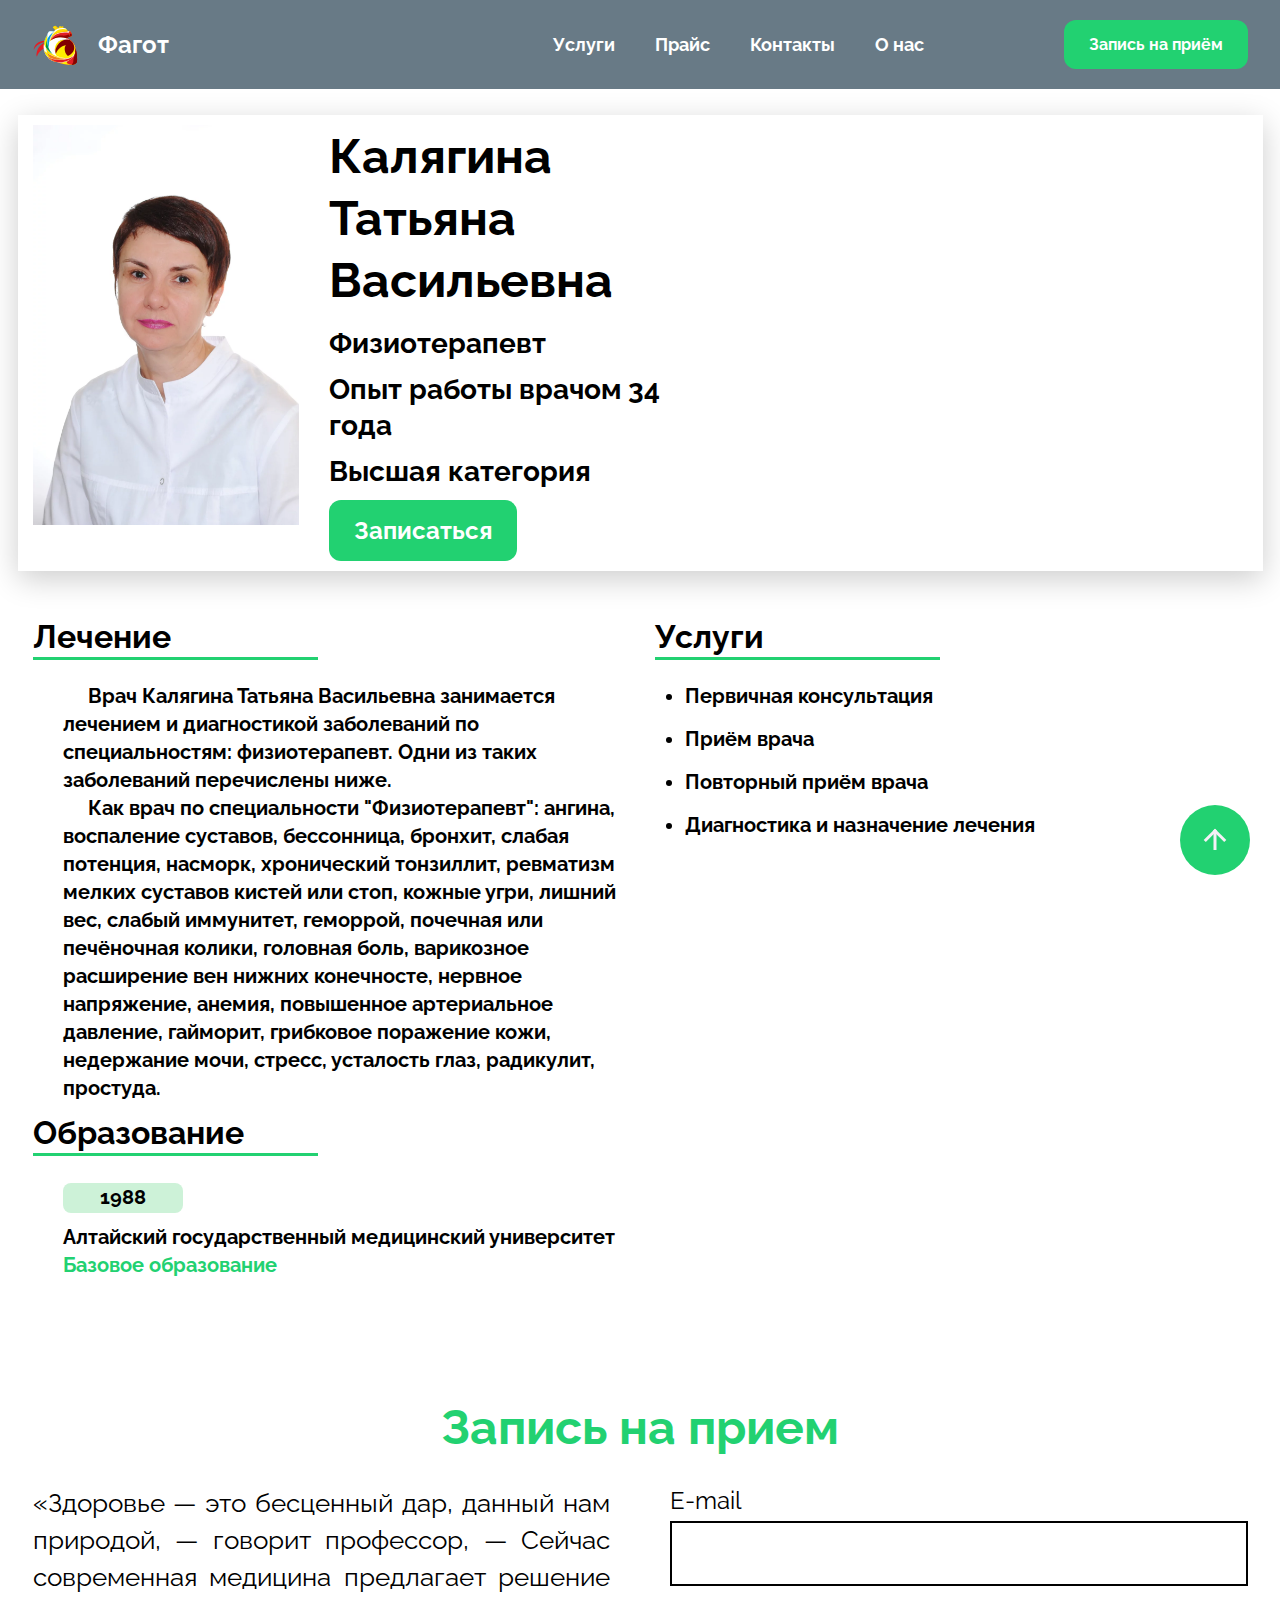
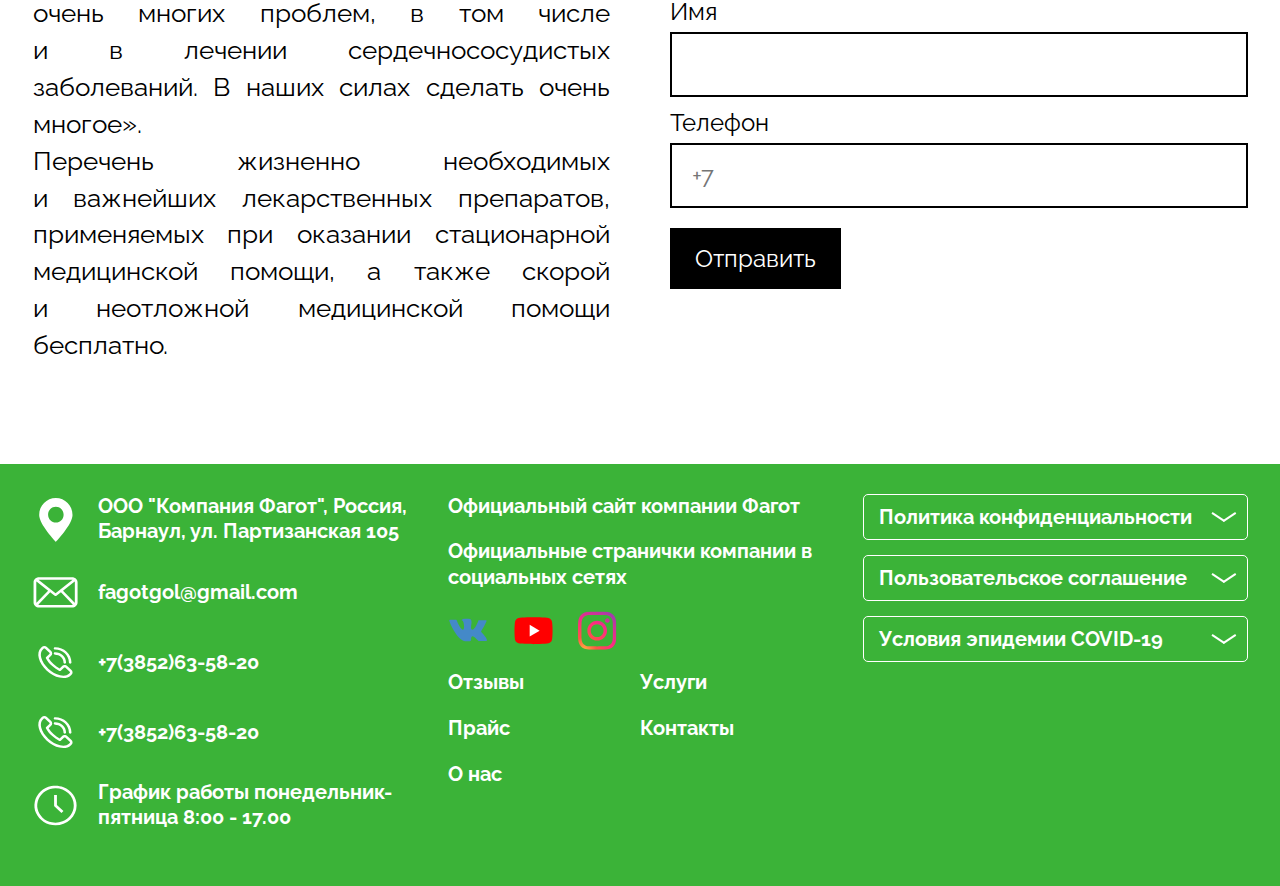
<file: Doctor_1.html>
<!DOCTYPE html>
<html lang="ru">

<head>
	<title>Калягина Татьяна Васильевна</title>
	<meta charset="UTF-8">
	<meta name="format-detection" content="telephone=no">
	<!-- <style>body{opacity: 0;}</style> -->
	<link rel="stylesheet" href="css/style.min.css?_v=20230809135038">
	<link rel="stylesheet" href="css/style.min.css?_v=20230809135038">
	<link rel="shortcut icon" href="favicon.ico">

	<!-- <meta name="robots" content="noindex, nofollow"> -->
	<meta name="viewport" content="width=device-width, initial-scale=1.0">
</head>

<body>
	<!--  WRAPPER -->
	<div data-sticky class="wrapper">
		<!--   HEADER	 -->

		<header class="header">
			<div class="header__container">
				<div class="header__menu menu">
					<!--  HEADER -->
					<div class="logo">
						<a href="https://kenform.github.io/Fagot/" class="header__logo"><img src="img/Logo.svg" alt="">

							<h3 href="https://kenform.github.io/Fagot/">Фагот</h3>

						</a>
					</div>

					<div class="menu__nav menu">
						<nav class="menu__body">
							<ul class="menu__list">
								<li class="menu__item hidden"><a href="https://kenform.github.io/Fagot/" class="menu__link">Главная</a>
								</li>
								<li class="menu__item"><a href="Services.html" class="menu__link">Услуги </a></li>
								<li class="menu__item"><a href="Price.html" class="menu__link">Прайс </a></li>
								<li class="menu__item"><a href="Contacts.html" class="menu__link">Контакты </a></li>
								<li class="menu__item"><a href="About.html" class="menu__link">О нас </a></li>
								<li class="social__icons">
									<div class="social__icon">
										<a href="https://vk.com/id380587980"> <img src="img/Footer/Social/vk.svg" alt=""> </a>
									</div>

									<div class="social__icon">
										<a href="https://www.youtube.com/channel/UCD90CI_VDaVIHZNmUctW5lA"> <img src="img/Footer/Social/Youtube.svg" alt=""> </a>
									</div>

									<div class="social__icon">
										<a href="https://www.instagram.com/professorskaya_klinika/"> <img src="img/Footer/Social/Instagram.svg" alt=""></a>
									</div>



								</li>
							</ul>
						</nav>

						<button data-da=".menu__list,769" type="submit" class="button button__header">
							<a href="https://booking.medflex.ru/?user=c04ae232d1856d7dacaa8c9697bfa78c">Запись на приём</a> </button>

						<!-- Icon burger -->
						<button type="button" class="menu__icon icon-menu"><span></span></button>
					</div>


				</div>


			</div>

		</header>
		<main class="page">
			<!-- ScrollBtn -->

			<a id="back-to-top" class="isShowBtn"></a>

			<div class="doctor">
				<div class="doctor__container">
					<div class="doctor__body">
						<div class="doctor__row card">
							<div class="doctor__column card">
								<div class="doctor__image">
									<img src="img/About/Doctor/1.webp" alt="">
								</div>
							</div>
							<div class="doctor__column card">
								<div class="doctor__description">
									<div class="image__title">
										<h4>Калягина Татьяна Васильевна</h4>
									</div>

									<div class="image__subtitle">
										<h4>Физиотерапевт</h4>
									</div>

									<div class="image__subtitle">
										<h4>Опыт работы врачом 34 года </h4>
									</div>
									<div class="image__subtitle">
										<h4>Высшая категория </h4>
									</div>

									<a href="https://booking.medflex.ru/?user=c04ae232d1856d7dacaa8c9697bfa78c" class="button button__doctor">Записаться</a>

								</div>

							</div>
						</div>

						<div class="doctor__info">
							<div class="doctor__row info">
								<div class="doctor__column info">
									<div class="doctor__info-item">
										<div class="doctor__info-title">
											<h4>Лечение</h4>
										</div>

										<div class="doctor__info-subtitle">
											<p class="heal">
												Врач Калягина Татьяна Васильевна занимается лечением и диагностикой заболеваний по
												специальностям: физиотерапевт. Одни
												из таких заболеваний перечислены ниже.

											</p>
											<p class="heal">
												Как врач по специальности "Физиотерапевт": ангина, воспаление суставов, бессонница, бронхит,
												слабая
												потенция, насморк, хронический тонзиллит, ревматизм мелких суставов кистей или стоп, кожные
												угри, лишний вес,
												слабый иммунитет, геморрой, почечная или печёночная колики, головная боль, варикозное расширение
												вен нижних
												конечносте, нервное напряжение, анемия, повышенное артериальное давление, гайморит, грибковое
												поражение кожи,
												недержание мочи, стресс, усталость глаз, радикулит, простуда.
											</p>

										</div>
									</div>
								</div>
								<div class="doctor__column info">
									<div class="doctor__info-item">
										<div class="doctor__info-title">
											<h4>Услуги</h4>
										</div>

										<div class="doctor__info-subtitle">
											<li>Первичная консультация</li>
											<li>Приём врача</li>
											<li>Повторный приём врача</li>
											<li>Диагностика и назначение лечения</li>
										</div>
									</div>
								</div>
								<div class="doctor__column info">
									<div class="doctor__info-item">
										<div class="doctor__info-title">
											<h4>Образование</h4>
										</div>

										<div class="doctor__row">
											<div class="doctor__column development ">
												<div class="doctor__info-subtitle">
													<div class="data">
														<h4>1988</h4>
													</div>
													<p>
														Алтайский государственный медицинский университет
													</p>
													<p class="education">Базовое образование</p>
												</div>
											</div>

										</div>




									</div>
								</div>


							</div>



						</div>


					</div>
				</div>
			</div>

			<div class="form">
				<div class="form__container">
					<div class="form__title title">
						<h3>Запись на прием</h3>
					</div>

					<div class="form__body">
						<div class="form__row">

							<div class="form__column">
								<div class="form__text">
									<p>&laquo;Здоровье&nbsp;&mdash; это бесценный дар, данный нам природой,&nbsp;&mdash; говорит
										профессор,&nbsp;&mdash; Сейчас современная медицина предлагает решение очень многих проблем, в&nbsp;том
										числе
										и&nbsp;в&nbsp;лечении сердечнососудистых заболеваний. В&nbsp;наших силах сделать очень многое&raquo;.
									<p> Перечень жизненно необходимых и&nbsp;важнейших лекарственных препаратов, применяемых при оказании
										стационарной
										медицинской помощи, а&nbsp;также скорой и&nbsp;неотложной медицинской помощи бесплатно.</p>
									</p>
								</div>
							</div>

							<div class="form__column">
								<form action="" method="POST" class="form__content">
									<div class="form__line">
										<label for="inp" class="form__label">E-mail</label>
										<input class="input" autocomplete="off" type="email" name="form[]" data-required="email" data-error="Неправильный E-mail">
									</div>

									<div class="form__line">
										<label for="inp" class="form__label">Имя</label>
										<input autocomplete="off" type="text" name="form[]" data-required="email" data-error="Неправильное Имя" class="input">
									</div>

									<div class="form__line">
										<label for="inp" class="form__label">Телефон</label>

										<input data-inputmask="'mask': '9' , 'repeat' : 11, 'greedy' : true" class="input" name="phone" placeholder="+7" autocomplete="off" data-error="Неправильный телефон" data-required="phone" type="tel" id="phone">

									</div>

									<button type="submit" class="form__button">Отправить</button>
								</form>
							</div>

						</div>





					</div>
				</div>
			</div>
		</main>
		<footer class="footer">
			<div class="footer__container">
				<div class="footer__row">

					<div class="footer__column">
						<ul class="footer__contacts">
							<li class="footer__item">
								<div class="item__img">
									<img src="img/Footer/Contacts/Marker.svg" alt="">
								</div>
								<div class="footer__text">
									<p>
										<a class="link" href="https://www.google.com/maps?ll=53.337132,83.779655&z=16&t=m&hl=en&gl=RU&mapclient=embed&cid=17492435233953632074">ООО
											"Компания Фагот", Россия, Барнаул, ул. Партизанская 105 </a>
									</p>
								</div>

							</li>

							<li class="footer__item">

								<div class="item__img">
									<img src="img/Footer/Contacts/Email.svg" alt="">
								</div>

								<div class="footer__text">
									<p>
										fagotgol@gmail.com
									</p>
								</div>

							</li>

							<li class="footer__item">

								<div class="item__img">
									<img src="img/Footer/Contacts/Phone.svg" alt="">
								</div>

								<div class="footer__text">
									<p>
										<a class="link" href="tel:+7(3852)63-58-2"> +7(3852)63-58-20</a>
									</p>
								</div>

							</li>
							<li class="footer__item">

								<div class="item__img">
									<img src="img/Footer/Contacts/Phone.svg" alt="">
								</div>

								<div class="footer__text">
									<p>
										<a class="link" href="tel:+7(3852)63-58-2"> +7(3852)63-58-20</a>

									</p>
								</div>

							</li>

							<li class="footer__item">

								<div class="item__img">
									<img src="img/Footer/Contacts/Clock.svg" alt="">
								</div>

								<div class="footer__text">
									<p>
										График работы
										понедельник-пятница
										8:00 - 17.00
									</p>
								</div>

							</li>


						</ul>
					</div>

					<div class="footer__column">
						<ul class="footer__social">
							<li>
								<p></p>
								Официальный сайт компании Фагот
							</li>

							<li>
								Официальные странички
								компании в социальных сетях
							</li>

							<li class="social__icons">
								<div class="social__icon">
									<a href="https://vk.com/id380587980"> <img src="img/Footer/Social/vk.svg" alt=""> </a>
								</div>

								<div class="social__icon">
									<a href="https://www.youtube.com/channel/UCD90CI_VDaVIHZNmUctW5lA"> <img src="img/Footer/Social/Youtube.svg" alt=""> </a>
								</div>

								<div class="social__icon">
									<a href="https://www.instagram.com/professorskaya_klinika/"> <img src="img/Footer/Social/Instagram.svg" alt=""></a>
								</div>

							</li>
							<ul class="pages">
								<li><a class="link" href="https://prodoctorov.ru/barnaul/lpu/24762-fagot/otzivi/#tab-content"> Отзывы </a>
								</li>

								<li>
									<a class="link" href="Services.html">Услуги</a>
								</li>

								<li>
									<a class="link" href="Price.html">Прайс</a>
								</li>

								<li>
									<a class="link" href="Contacts.html">Контакты</a>
								</li>

								<li>
									<a class="link" href="About.html">О нас</a>
								</li>
							</ul>



						</ul>

					</div>

					<div class="footer__column">

						<div data-one-spoller data-spollers class="spollers">
							<div class="spollers__item">
								<button type="button" data-spoller class="spollers__title"> Политика конфиденциальности</button>
								<div class="spollers__body">Настоящая Политика конфиденциальности является составной частью
									Пользовательского
									соглашения Сайта и действует в отношении всей информации, в том числе персональных данных Пользователя,
									получаемых Администрацией Сайта в процессе работы Пользователя с Сайтом, исполнения Пользовательского
									соглашения
									и соглашений между Администрацией сайта и Пользователем.</div>
							</div>

							<div class="spollers__item">
								<button type="button" data-spoller class="spollers__title"> Пользовательское соглашение</button>
								<div class="spollers__body">
									Настоящее пользовательское соглашение (далее - «Соглашение») регулирует порядок работы настоящего сайта
									(далее -
									«Сайт»), определяет условия использования материалов и сервисов Сайта. Администратор Сайта указывает
									информацию о
									себе, а также, контактные данные для обратной связи на Сайте. Настоящее Соглашение является публичной
									офертой в
									соответствии с действующим законодательством Российской Федерации. Совершение конклюдентных действий
									физическими,
									либо юридическими лицами (далее - «Пользователь»), направленных на использование Сайта считается
									безусловным
									принятием (акцептом) данного Соглашения. Настоящим Пользователь подтверждает, что акцепт Соглашения
									равносилен
									подписанию и заключению Соглашения на условиях, изложенных в настоящем Соглашении.
									Условия использования сайта
									Использование любых материалов и сервисов Сайта регулируется нормами действующего законодательства
									Российской
									Федерации. Материалы и сервисы Сайта предназначены исключительно для использования в законных целях.
									Пользователь вправе по своему усмотрению знакомиться с материалами сайта и сервисами Сайта, заказывать и
									приобретать товары и/или услуги предлагаемые на Сайте.
									Пользователь соглашается использовать Сайт, не нарушая имущественных и/или неимущественных прав третьих
									лиц, а
									равно запретов и ограничений, установле­­­­­­­­­­нных применимым правом, включая без ограничения:
									авторские и
									смежные права, права на товарные знаки, знаки обслуживания и наименования мест происхождения товаров,
									права на
									промышленные образцы, права использовать изображения людей, а также любых действий, которые приводят или
									могут
									привести к нарушению нормальной работы Сайта и сервисов Сайта, в частности используя программы для
									вмешательства
									или попытки вмешательства в процесс нормального функционирования Сайта.
									Использование материалов Сайта без согласия правообладателя не допускается. Для правомерного использования
									материалов Сайта необходимо согласие Администратора сайта или правообладателя материалов.
									При наличии технической возможности Пользователь вправе оставлять комментарии и иные записи на Сайте.
									Пользователь
									гарантирует, что комментарии или иные записи не нарушают применимого законодательства, не содержат
									материалов
									незаконного, непристойного, клеветнического, дискредитирующего, угрожающего, порнографического,
									враждебного
									характера, а также содержащих домогательства и признаки расовой или этнической дискриминации, призывающих
									к
									совершению действий, которые могут быть квалифицированы как уголовные преступления, равно как и считаться
									недопустимыми по иным причинам, материалов, пропагандирующих культ насилия и жестокости, материалов,
									содержащих
									нецензурную брань. Администрация Сайта не обязуется проводить предварительную модерацию материалов и
									записей на
									Сайте Пользователями. За комментариии записи на Сайте оставленные Пользователем, Пользователь несет
									ответственность
									самостоятельно и в полном объеме.
									Администратор Сайта не несет ответственности за посещение и использование Пользователем внешних ресурсов,
									ссылки на
									которые могут содержаться на Сайте, Пользователь переходит по ссылкам содержащимся на Сайте на внешние
									ресурсы, по
									своему усмотрению на свой страх и риск.
									Пользователь согласен с тем, что Администрация Сайта не несет ответственности перед Пользователем в связи
									с любыми
									возможными или возникшими потерями или убытками, связанными с любым содержанием Сайта, товарами или
									услугами,
									доступными на Сайте или полученными через внешние сайты или ресурсы, либо иные контакты Пользователя, в
									которые он
									вступил, используя размещенную на Сайте информацию или ссылки навнешние ресурсы.
									Предоставление в любой форме (регистрация на Сайте, осуществление заказов, подписка на рекламныерассылки
									итд.)
									своих персональных данных Администрации сайта, Пользователь выражает согласие на обработку персональных
									данных
									Администрацией сайта в соответствии с Федеральным законом “О персональных данных” от 27.07.2006№152-ФЗ.
									Обработка
									персональных данных Пользователя регулируется действующим законодательством Российской Федерации и
									Политикой
									конфиденциальности Сайта.
									Администратор Сайта вправе в любое время в одностороннем порядке, без каких либо уведомлений Пользователя,
									изменять
									содержимое Сайта, а также изменять условия настоящего Соглашения. Такие изменения вступают в силу с
									момента
									размещения новой версии Соглашения на данной странице. Актуальная версия Соглашения всегда расположена на
									данной
									странице. Для избежания споров по поводу изменения Соглашения Администратор Сайта рекомендует периодически
									ознакамливаться с содержимым Соглашения расположенного на данной странице. При несогласии Пользователя с
									внесенными
									изменениями он обязан отказаться от использования Сайта.
									Администратор Сайта вправе в одностороннем порядке ограничивать доступ Пользователя на Сайт, если будет
									обоснованно
									считать, что Пользователь ведет неправомерную деятельность. Кроме того, администратор вправе удалять
									материалы
									Пользователей по требованию уполномоченных органов государственной власти или заинтересованных лиц в
									случае, если
									данные материалы нарушают применимое законодательство или права третьих лиц.
									Администратор Сайта и Пользователь несут ответственность за неисполнение или ненадлежащее исполнение своих
									обязательств в соответствии с Соглашением и действующим законодательством Российской Федерации.
									Администратор Сайта
									не несет ответственность за технические перебои в работе Сайта, вместе с тем Администратор Сайта обязуется
									принимать все разумные меры для предотвращения таких перебоев.
									Все возможные споры, вытекающие из настоящего Соглашения или связанные с ним, подлежат разрешению в
									соответствии с
									действующим законодательством Российской Федерации.
									Все данные, размещенные или размещаемые на настоящем Сайте, находятся на оборудовании находящемся на
									территории
									Российской Федерации.
									Администратор вправе прекращать работу Сайта, а равно частично или полностью прекращать доступ к сайту до
									завершения необходимого технического обслуживания и (или) модернизации Сайта.
									Совершая действия по принятию настоящего Соглашения (оферты), Пользователь гарантирует, что ознакомлен,
									соглашается, полностью и безоговорочно принимает все условия Соглашения в целом, обязуется их соблюдать.
								</div>
							</div>

							<div class="spollers__item">
								<button type="button" data-spoller class="spollers__title"> Условия эпидемии COVID-19 </button>
								<div class="spollers__body">
									<p>С учетом внесенных изменений в Указ губернатора Алтайского края от 31.03.2020
										‹‹Об
										отдельных мерах по предупреждению завоза и распространения новой короновирусной инфекции COVID-19›› (от
										06.04.2020 №50) ООО “ Компания Фагот“ , Профессорская клиника Гольберга Я.С. возобновляет работу с
										30.04.2020г.
									<p> Профессорская клиника Гольберга Я.С., НЕ ПРИНИМАЕТ при:
										- Температуре тела выше 37 °С.
										- Наличии признаков ОРВИ.
										- При сроке менее 14 дней, после прибытия из-за границы, городов, районов установленных на карантин.
										- Если менее 14 дней был в контакте с больным COVID-19.
										Полный текст приказа размещен на официальном сайте Правительства Алтайского края
										-https://www.altairegion22.ru
										/upload/iblock/968/44_UG_31
										.03.2020.pdf</p>

									<p> Прием ведётся только по предварительной записи,
										во избежание одномоментного скопления большого количества людей в вестибюле и коридорах клиники. С
										этой же
										целью просим вас, по возможности, ограничить количество сопровождающих лиц. На входе всем пациентам
										проводится
										термометрия.</p>
									<p>В клинике предприняты все необходимые меры для профилактики распространения инфекции.
										Очень просим вас, при наличии возможности, посещать клинику в индивидуальных средствах защиты (лицевой
										маске) .
										Мы готовы принять пациентов с заболеваниями и состояниями, при которых отсрочка оказания медицинской
										помощи на
										определенное время, может повлечь за собой ухудшение состояния, угрозу жизни, здоровью, включая острые
										заболевания, обострение хронических заболеваний.</p>

									</p>
								</div>
							</div>
						</div>

					</div>

				</div>
			</div>

		</footer>

	</div>
	<!-- 
<div id="popup" aria-hidden="true" class="popup">
	<div class="popup__wrapper">
		<div class="popup__content">
			<button data-close type="button" class="popup__close">Закрыть</button>
			<div class="popup__text">
			</div>
		</div>
	</div>
</div>
 -->

	<script src="js/app.min.js?_v=20230809135038"></script>


</body>


</html>
</file>
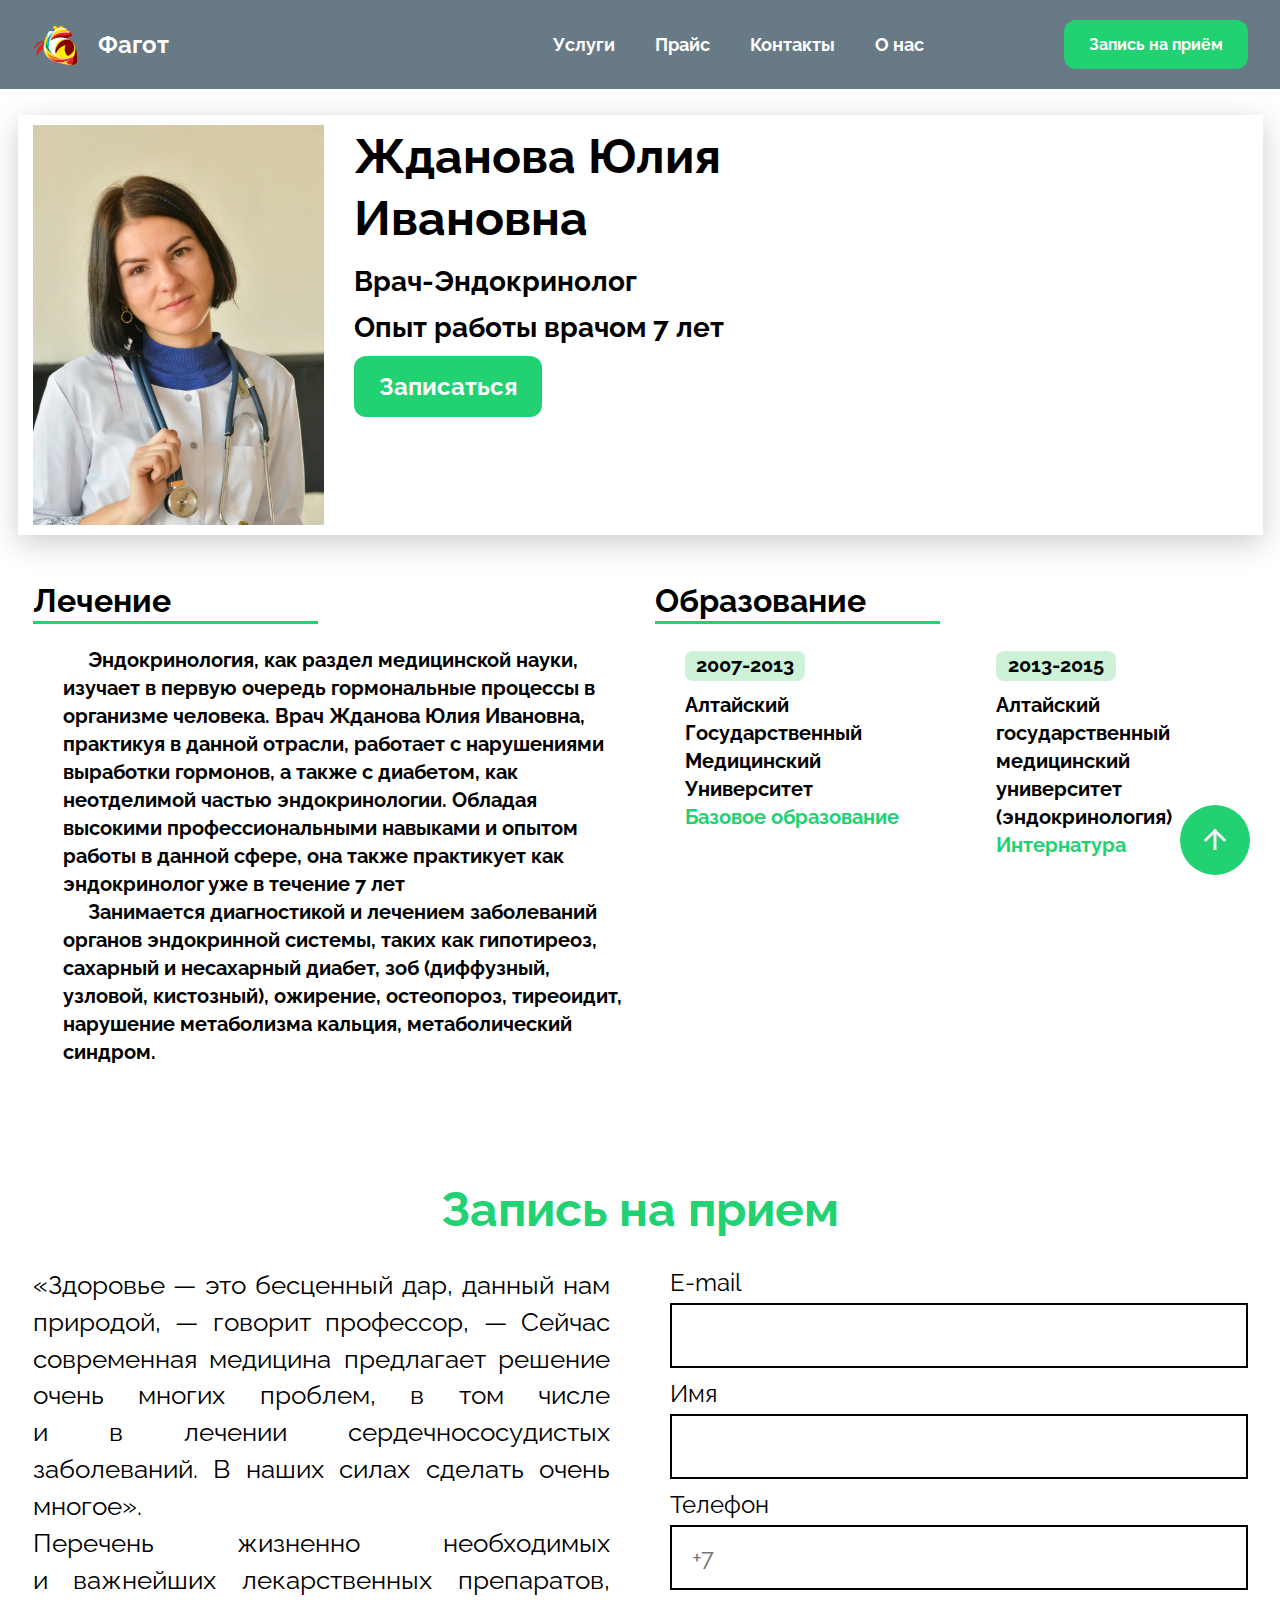
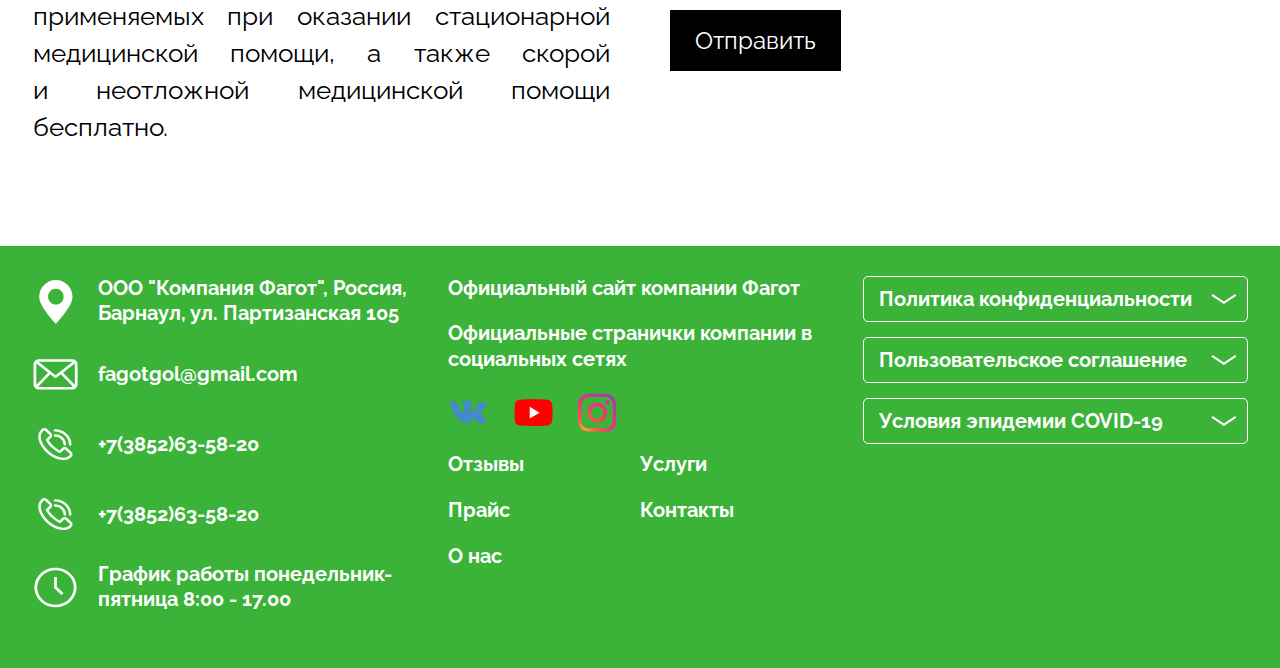
<file: Doctor_2.html>
<!DOCTYPE html>
<html lang="ru">

<head>
	<title>Жданова Юлия Ивановна</title>
	<meta charset="UTF-8">
	<meta name="format-detection" content="telephone=no">
	<!-- <style>body{opacity: 0;}</style> -->
	<link rel="stylesheet" href="css/style.min.css?_v=20230809135038">
	<link rel="stylesheet" href="css/style.min.css?_v=20230809135038">
	<link rel="shortcut icon" href="favicon.ico">

	<!-- <meta name="robots" content="noindex, nofollow"> -->
	<meta name="viewport" content="width=device-width, initial-scale=1.0">
</head>

<body>
	<!--  WRAPPER -->
	<div data-sticky class="wrapper">
		<!--   HEADER	 -->

		<header class="header">
			<div class="header__container">
				<div class="header__menu menu">
					<!--  HEADER -->
					<div class="logo">
						<a href="https://kenform.github.io/Fagot/" class="header__logo"><img src="img/Logo.svg" alt="">

							<h3 href="https://kenform.github.io/Fagot/">Фагот</h3>

						</a>
					</div>

					<div class="menu__nav menu">
						<nav class="menu__body">
							<ul class="menu__list">
								<li class="menu__item hidden"><a href="https://kenform.github.io/Fagot/" class="menu__link">Главная</a>
								</li>
								<li class="menu__item"><a href="Services.html" class="menu__link">Услуги </a></li>
								<li class="menu__item"><a href="Price.html" class="menu__link">Прайс </a></li>
								<li class="menu__item"><a href="Contacts.html" class="menu__link">Контакты </a></li>
								<li class="menu__item"><a href="About.html" class="menu__link">О нас </a></li>
								<li class="social__icons">
									<div class="social__icon">
										<a href="https://vk.com/id380587980"> <img src="img/Footer/Social/vk.svg" alt=""> </a>
									</div>

									<div class="social__icon">
										<a href="https://www.youtube.com/channel/UCD90CI_VDaVIHZNmUctW5lA"> <img src="img/Footer/Social/Youtube.svg" alt=""> </a>
									</div>

									<div class="social__icon">
										<a href="https://www.instagram.com/professorskaya_klinika/"> <img src="img/Footer/Social/Instagram.svg" alt=""></a>
									</div>



								</li>
							</ul>
						</nav>

						<button data-da=".menu__list,769" type="submit" class="button button__header">
							<a href="https://booking.medflex.ru/?user=c04ae232d1856d7dacaa8c9697bfa78c">Запись на приём</a> </button>

						<!-- Icon burger -->
						<button type="button" class="menu__icon icon-menu"><span></span></button>
					</div>


				</div>


			</div>

		</header>
		<main class="page">
			<!-- ScrollBtn -->

			<a id="back-to-top" class="isShowBtn"></a>

			<div class="doctor">
				<div class="doctor__container">
					<div class="doctor__body">
						<div class="doctor__row card">
							<div class="doctor__column card">
								<div class="doctor__image">
									<img src="img/About/Doctor/2.webp" alt="">
								</div>
							</div>
							<div class="doctor__column card">
								<div class="doctor__description">
									<div class="image__title">
										<h4>Жданова Юлия Ивановна</h4>
									</div>

									<div class="image__subtitle">
										<h4>Врач-Эндокринолог</h4>
									</div>

									<div class="image__subtitle">
										<h4>Опыт работы врачом 7 лет </h4>
									</div>

									<a href="https://booking.medflex.ru/?user=c04ae232d1856d7dacaa8c9697bfa78c" class="button button__doctor">Записаться</a>

								</div>

							</div>
						</div>

						<div class="doctor__info">
							<div class="doctor__row info">
								<div class="doctor__column info">
									<div class="doctor__info-item">
										<div class="doctor__info-title">
											<h4>Лечение</h4>
										</div>

										<div class="doctor__info-subtitle">
											<p class="heal">

												Эндокринология, как раздел медицинской науки, изучает в первую очередь гормональные процессы в
												организме
												человека. Врач Жданова Юлия Ивановна, практикуя в данной отрасли, работает с нарушениями
												выработки гормонов,
												а также с диабетом, как неотделимой частью эндокринологии.
												Обладая высокими профессиональными навыками и опытом работы в данной сфере, она также практикует
												как
												эндокринолог уже в течение 7 лет
											</p>
											<p class="heal">
												Занимается диагностикой и лечением заболеваний органов эндокринной системы, таких как
												гипотиреоз, сахарный и
												несахарный диабет, зоб (диффузный, узловой, кистозный), ожирение, остеопороз, тиреоидит,
												нарушение
												метаболизма кальция, метаболический синдром.

											</p>

										</div>
									</div>
								</div>

								<div class="doctor__column info">
									<div class="doctor__info-item">
										<div class="doctor__info-title">
											<h4>Образование</h4>
										</div>

										<div class="doctor__row">
											<div class="doctor__column development ">
												<div class="doctor__info-subtitle">
													<div class="data">
														<h4>2007-2013</h4>
													</div>
													<p>
														Алтайский Государственный Медицинский Университет
													</p>
													<p class="education">Базовое образование</p>
												</div>
											</div>

											<div class="doctor__column development ">
												<div class="doctor__info-subtitle">
													<div class="data">
														<h4>2013-2015</h4>
													</div>

													<p>Алтайский государственный медицинский университет (эндокринология)

													</p>
													<p class="education">Интернатура</p>
												</div>
											</div>
										</div>




									</div>
								</div>


							</div>



						</div>


					</div>
				</div>
			</div>

			<div class="form">
				<div class="form__container">
					<div class="form__title title">
						<h3>Запись на прием</h3>
					</div>

					<div class="form__body">
						<div class="form__row">

							<div class="form__column">
								<div class="form__text">
									<p>&laquo;Здоровье&nbsp;&mdash; это бесценный дар, данный нам природой,&nbsp;&mdash; говорит
										профессор,&nbsp;&mdash; Сейчас современная медицина предлагает решение очень многих проблем, в&nbsp;том
										числе
										и&nbsp;в&nbsp;лечении сердечнососудистых заболеваний. В&nbsp;наших силах сделать очень многое&raquo;.
									<p> Перечень жизненно необходимых и&nbsp;важнейших лекарственных препаратов, применяемых при оказании
										стационарной
										медицинской помощи, а&nbsp;также скорой и&nbsp;неотложной медицинской помощи бесплатно.</p>
									</p>
								</div>
							</div>

							<div class="form__column">
								<form action="" method="POST" class="form__content">
									<div class="form__line">
										<label for="inp" class="form__label">E-mail</label>
										<input class="input" autocomplete="off" type="email" name="form[]" data-required="email" data-error="Неправильный E-mail">
									</div>

									<div class="form__line">
										<label for="inp" class="form__label">Имя</label>
										<input autocomplete="off" type="text" name="form[]" data-required="email" data-error="Неправильное Имя" class="input">
									</div>

									<div class="form__line">
										<label for="inp" class="form__label">Телефон</label>

										<input data-inputmask="'mask': '9' , 'repeat' : 11, 'greedy' : true" class="input" name="phone" placeholder="+7" autocomplete="off" data-error="Неправильный телефон" data-required="phone" type="tel" id="phone">

									</div>

									<button type="submit" class="form__button">Отправить</button>
								</form>
							</div>

						</div>





					</div>
				</div>
			</div>
		</main>
		<footer class="footer">
			<div class="footer__container">
				<div class="footer__row">

					<div class="footer__column">
						<ul class="footer__contacts">
							<li class="footer__item">
								<div class="item__img">
									<img src="img/Footer/Contacts/Marker.svg" alt="">
								</div>
								<div class="footer__text">
									<p>
										<a class="link" href="https://www.google.com/maps?ll=53.337132,83.779655&z=16&t=m&hl=en&gl=RU&mapclient=embed&cid=17492435233953632074">ООО
											"Компания Фагот", Россия, Барнаул, ул. Партизанская 105 </a>
									</p>
								</div>

							</li>

							<li class="footer__item">

								<div class="item__img">
									<img src="img/Footer/Contacts/Email.svg" alt="">
								</div>

								<div class="footer__text">
									<p>
										fagotgol@gmail.com
									</p>
								</div>

							</li>

							<li class="footer__item">

								<div class="item__img">
									<img src="img/Footer/Contacts/Phone.svg" alt="">
								</div>

								<div class="footer__text">
									<p>
										<a class="link" href="tel:+7(3852)63-58-2"> +7(3852)63-58-20</a>
									</p>
								</div>

							</li>
							<li class="footer__item">

								<div class="item__img">
									<img src="img/Footer/Contacts/Phone.svg" alt="">
								</div>

								<div class="footer__text">
									<p>
										<a class="link" href="tel:+7(3852)63-58-2"> +7(3852)63-58-20</a>

									</p>
								</div>

							</li>

							<li class="footer__item">

								<div class="item__img">
									<img src="img/Footer/Contacts/Clock.svg" alt="">
								</div>

								<div class="footer__text">
									<p>
										График работы
										понедельник-пятница
										8:00 - 17.00
									</p>
								</div>

							</li>


						</ul>
					</div>

					<div class="footer__column">
						<ul class="footer__social">
							<li>
								<p></p>
								Официальный сайт компании Фагот
							</li>

							<li>
								Официальные странички
								компании в социальных сетях
							</li>

							<li class="social__icons">
								<div class="social__icon">
									<a href="https://vk.com/id380587980"> <img src="img/Footer/Social/vk.svg" alt=""> </a>
								</div>

								<div class="social__icon">
									<a href="https://www.youtube.com/channel/UCD90CI_VDaVIHZNmUctW5lA"> <img src="img/Footer/Social/Youtube.svg" alt=""> </a>
								</div>

								<div class="social__icon">
									<a href="https://www.instagram.com/professorskaya_klinika/"> <img src="img/Footer/Social/Instagram.svg" alt=""></a>
								</div>

							</li>
							<ul class="pages">
								<li><a class="link" href="https://prodoctorov.ru/barnaul/lpu/24762-fagot/otzivi/#tab-content"> Отзывы </a>
								</li>

								<li>
									<a class="link" href="Services.html">Услуги</a>
								</li>

								<li>
									<a class="link" href="Price.html">Прайс</a>
								</li>

								<li>
									<a class="link" href="Contacts.html">Контакты</a>
								</li>

								<li>
									<a class="link" href="About.html">О нас</a>
								</li>
							</ul>



						</ul>

					</div>

					<div class="footer__column">

						<div data-one-spoller data-spollers class="spollers">
							<div class="spollers__item">
								<button type="button" data-spoller class="spollers__title"> Политика конфиденциальности</button>
								<div class="spollers__body">Настоящая Политика конфиденциальности является составной частью
									Пользовательского
									соглашения Сайта и действует в отношении всей информации, в том числе персональных данных Пользователя,
									получаемых Администрацией Сайта в процессе работы Пользователя с Сайтом, исполнения Пользовательского
									соглашения
									и соглашений между Администрацией сайта и Пользователем.</div>
							</div>

							<div class="spollers__item">
								<button type="button" data-spoller class="spollers__title"> Пользовательское соглашение</button>
								<div class="spollers__body">
									Настоящее пользовательское соглашение (далее - «Соглашение») регулирует порядок работы настоящего сайта
									(далее -
									«Сайт»), определяет условия использования материалов и сервисов Сайта. Администратор Сайта указывает
									информацию о
									себе, а также, контактные данные для обратной связи на Сайте. Настоящее Соглашение является публичной
									офертой в
									соответствии с действующим законодательством Российской Федерации. Совершение конклюдентных действий
									физическими,
									либо юридическими лицами (далее - «Пользователь»), направленных на использование Сайта считается
									безусловным
									принятием (акцептом) данного Соглашения. Настоящим Пользователь подтверждает, что акцепт Соглашения
									равносилен
									подписанию и заключению Соглашения на условиях, изложенных в настоящем Соглашении.
									Условия использования сайта
									Использование любых материалов и сервисов Сайта регулируется нормами действующего законодательства
									Российской
									Федерации. Материалы и сервисы Сайта предназначены исключительно для использования в законных целях.
									Пользователь вправе по своему усмотрению знакомиться с материалами сайта и сервисами Сайта, заказывать и
									приобретать товары и/или услуги предлагаемые на Сайте.
									Пользователь соглашается использовать Сайт, не нарушая имущественных и/или неимущественных прав третьих
									лиц, а
									равно запретов и ограничений, установле­­­­­­­­­­нных применимым правом, включая без ограничения:
									авторские и
									смежные права, права на товарные знаки, знаки обслуживания и наименования мест происхождения товаров,
									права на
									промышленные образцы, права использовать изображения людей, а также любых действий, которые приводят или
									могут
									привести к нарушению нормальной работы Сайта и сервисов Сайта, в частности используя программы для
									вмешательства
									или попытки вмешательства в процесс нормального функционирования Сайта.
									Использование материалов Сайта без согласия правообладателя не допускается. Для правомерного использования
									материалов Сайта необходимо согласие Администратора сайта или правообладателя материалов.
									При наличии технической возможности Пользователь вправе оставлять комментарии и иные записи на Сайте.
									Пользователь
									гарантирует, что комментарии или иные записи не нарушают применимого законодательства, не содержат
									материалов
									незаконного, непристойного, клеветнического, дискредитирующего, угрожающего, порнографического,
									враждебного
									характера, а также содержащих домогательства и признаки расовой или этнической дискриминации, призывающих
									к
									совершению действий, которые могут быть квалифицированы как уголовные преступления, равно как и считаться
									недопустимыми по иным причинам, материалов, пропагандирующих культ насилия и жестокости, материалов,
									содержащих
									нецензурную брань. Администрация Сайта не обязуется проводить предварительную модерацию материалов и
									записей на
									Сайте Пользователями. За комментариии записи на Сайте оставленные Пользователем, Пользователь несет
									ответственность
									самостоятельно и в полном объеме.
									Администратор Сайта не несет ответственности за посещение и использование Пользователем внешних ресурсов,
									ссылки на
									которые могут содержаться на Сайте, Пользователь переходит по ссылкам содержащимся на Сайте на внешние
									ресурсы, по
									своему усмотрению на свой страх и риск.
									Пользователь согласен с тем, что Администрация Сайта не несет ответственности перед Пользователем в связи
									с любыми
									возможными или возникшими потерями или убытками, связанными с любым содержанием Сайта, товарами или
									услугами,
									доступными на Сайте или полученными через внешние сайты или ресурсы, либо иные контакты Пользователя, в
									которые он
									вступил, используя размещенную на Сайте информацию или ссылки навнешние ресурсы.
									Предоставление в любой форме (регистрация на Сайте, осуществление заказов, подписка на рекламныерассылки
									итд.)
									своих персональных данных Администрации сайта, Пользователь выражает согласие на обработку персональных
									данных
									Администрацией сайта в соответствии с Федеральным законом “О персональных данных” от 27.07.2006№152-ФЗ.
									Обработка
									персональных данных Пользователя регулируется действующим законодательством Российской Федерации и
									Политикой
									конфиденциальности Сайта.
									Администратор Сайта вправе в любое время в одностороннем порядке, без каких либо уведомлений Пользователя,
									изменять
									содержимое Сайта, а также изменять условия настоящего Соглашения. Такие изменения вступают в силу с
									момента
									размещения новой версии Соглашения на данной странице. Актуальная версия Соглашения всегда расположена на
									данной
									странице. Для избежания споров по поводу изменения Соглашения Администратор Сайта рекомендует периодически
									ознакамливаться с содержимым Соглашения расположенного на данной странице. При несогласии Пользователя с
									внесенными
									изменениями он обязан отказаться от использования Сайта.
									Администратор Сайта вправе в одностороннем порядке ограничивать доступ Пользователя на Сайт, если будет
									обоснованно
									считать, что Пользователь ведет неправомерную деятельность. Кроме того, администратор вправе удалять
									материалы
									Пользователей по требованию уполномоченных органов государственной власти или заинтересованных лиц в
									случае, если
									данные материалы нарушают применимое законодательство или права третьих лиц.
									Администратор Сайта и Пользователь несут ответственность за неисполнение или ненадлежащее исполнение своих
									обязательств в соответствии с Соглашением и действующим законодательством Российской Федерации.
									Администратор Сайта
									не несет ответственность за технические перебои в работе Сайта, вместе с тем Администратор Сайта обязуется
									принимать все разумные меры для предотвращения таких перебоев.
									Все возможные споры, вытекающие из настоящего Соглашения или связанные с ним, подлежат разрешению в
									соответствии с
									действующим законодательством Российской Федерации.
									Все данные, размещенные или размещаемые на настоящем Сайте, находятся на оборудовании находящемся на
									территории
									Российской Федерации.
									Администратор вправе прекращать работу Сайта, а равно частично или полностью прекращать доступ к сайту до
									завершения необходимого технического обслуживания и (или) модернизации Сайта.
									Совершая действия по принятию настоящего Соглашения (оферты), Пользователь гарантирует, что ознакомлен,
									соглашается, полностью и безоговорочно принимает все условия Соглашения в целом, обязуется их соблюдать.
								</div>
							</div>

							<div class="spollers__item">
								<button type="button" data-spoller class="spollers__title"> Условия эпидемии COVID-19 </button>
								<div class="spollers__body">
									<p>С учетом внесенных изменений в Указ губернатора Алтайского края от 31.03.2020
										‹‹Об
										отдельных мерах по предупреждению завоза и распространения новой короновирусной инфекции COVID-19›› (от
										06.04.2020 №50) ООО “ Компания Фагот“ , Профессорская клиника Гольберга Я.С. возобновляет работу с
										30.04.2020г.
									<p> Профессорская клиника Гольберга Я.С., НЕ ПРИНИМАЕТ при:
										- Температуре тела выше 37 °С.
										- Наличии признаков ОРВИ.
										- При сроке менее 14 дней, после прибытия из-за границы, городов, районов установленных на карантин.
										- Если менее 14 дней был в контакте с больным COVID-19.
										Полный текст приказа размещен на официальном сайте Правительства Алтайского края
										-https://www.altairegion22.ru
										/upload/iblock/968/44_UG_31
										.03.2020.pdf</p>

									<p> Прием ведётся только по предварительной записи,
										во избежание одномоментного скопления большого количества людей в вестибюле и коридорах клиники. С
										этой же
										целью просим вас, по возможности, ограничить количество сопровождающих лиц. На входе всем пациентам
										проводится
										термометрия.</p>
									<p>В клинике предприняты все необходимые меры для профилактики распространения инфекции.
										Очень просим вас, при наличии возможности, посещать клинику в индивидуальных средствах защиты (лицевой
										маске) .
										Мы готовы принять пациентов с заболеваниями и состояниями, при которых отсрочка оказания медицинской
										помощи на
										определенное время, может повлечь за собой ухудшение состояния, угрозу жизни, здоровью, включая острые
										заболевания, обострение хронических заболеваний.</p>

									</p>
								</div>
							</div>
						</div>

					</div>

				</div>
			</div>

		</footer>

	</div>
	<!-- 
<div id="popup" aria-hidden="true" class="popup">
	<div class="popup__wrapper">
		<div class="popup__content">
			<button data-close type="button" class="popup__close">Закрыть</button>
			<div class="popup__text">
			</div>
		</div>
	</div>
</div>
 -->

	<script src="js/app.min.js?_v=20230809135038"></script>


</body>


</html>
</file>
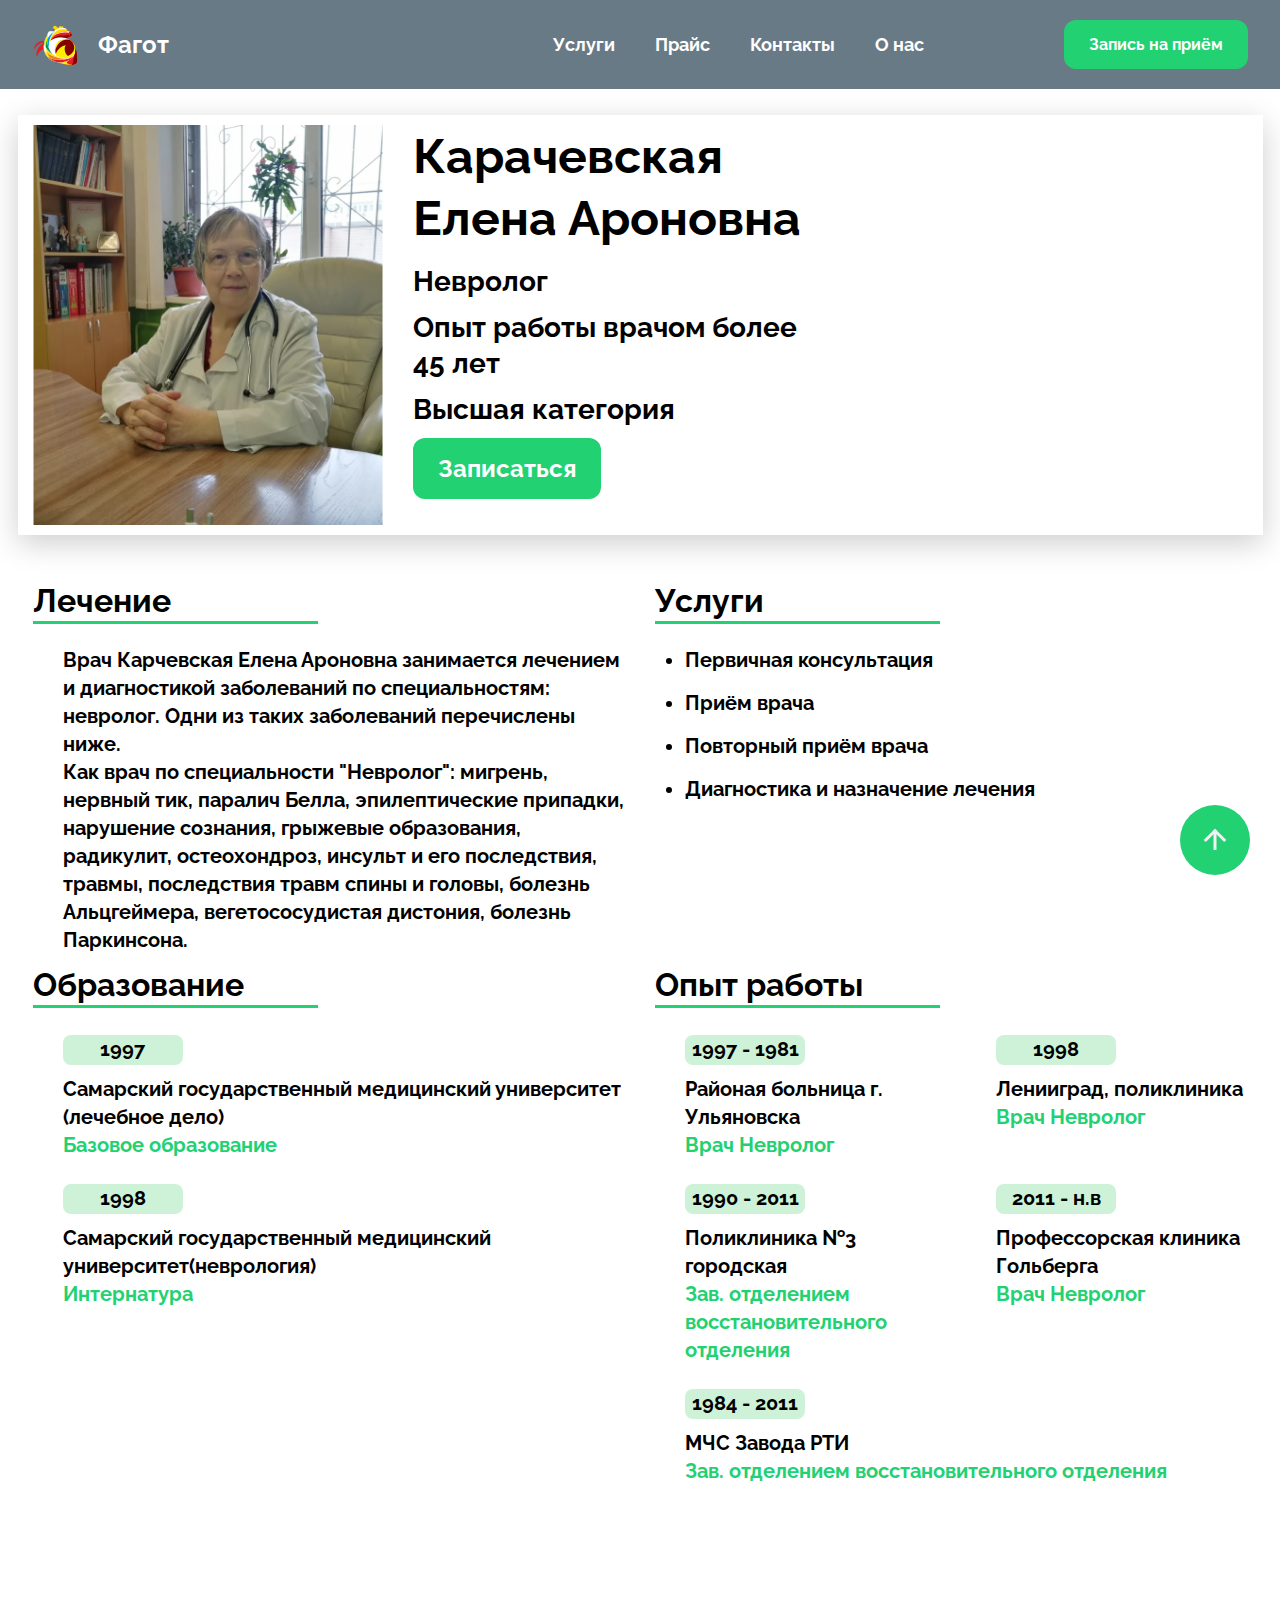
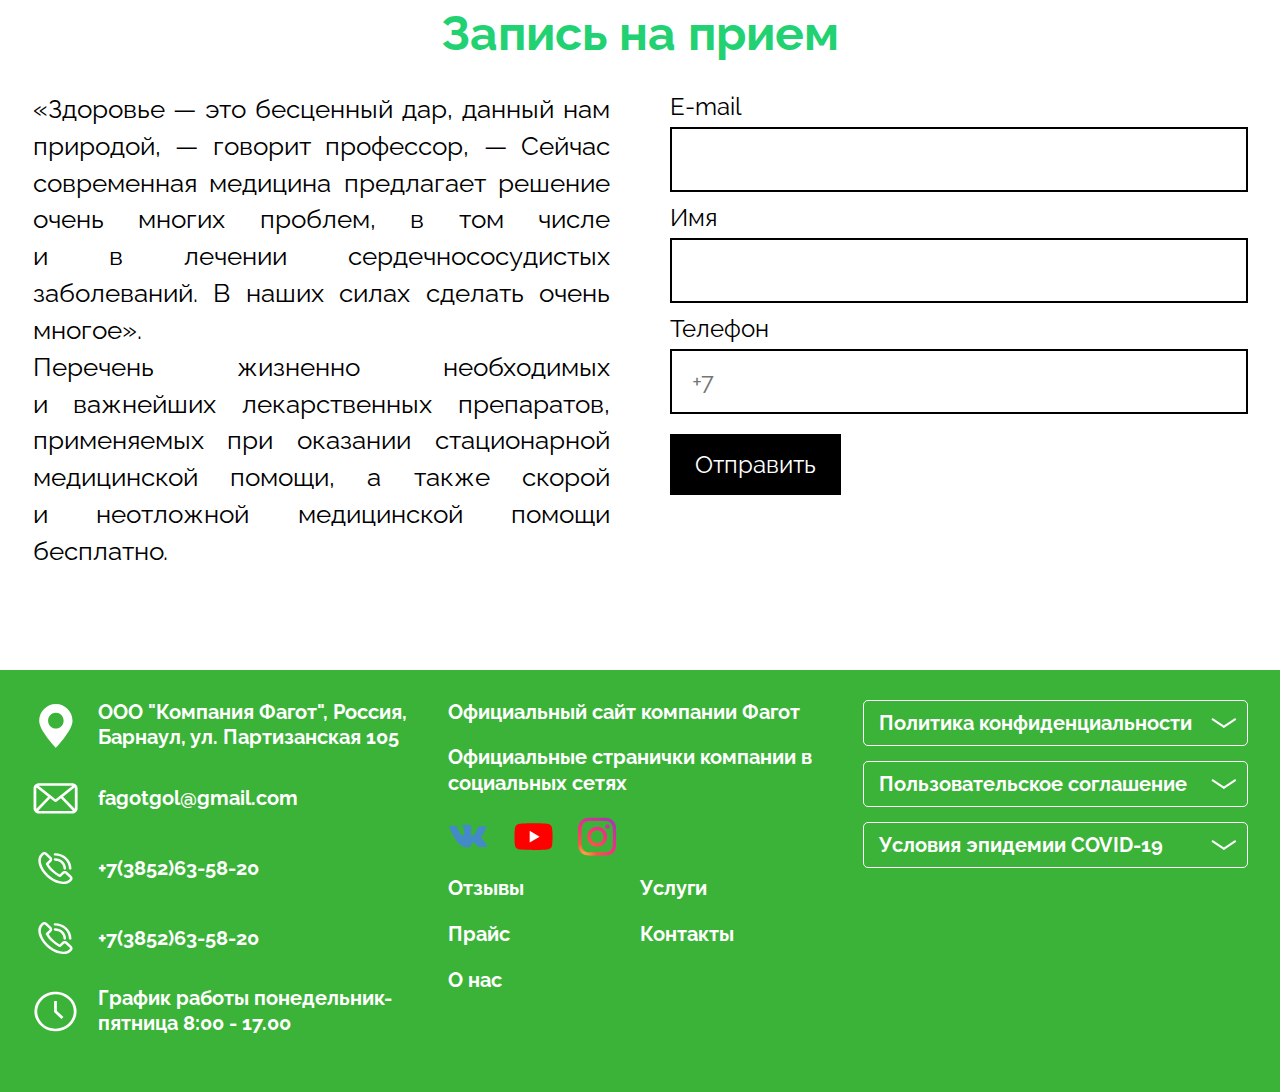
<file: Doctor_3.html>
<!DOCTYPE html>
<html lang="ru">

<head>
	<title>Карачевская Елена Ароновна</title>
	<meta charset="UTF-8">
	<meta name="format-detection" content="telephone=no">
	<!-- <style>body{opacity: 0;}</style> -->
	<link rel="stylesheet" href="css/style.min.css?_v=20230809135038">
	<link rel="stylesheet" href="css/style.min.css?_v=20230809135038">
	<link rel="shortcut icon" href="favicon.ico">

	<!-- <meta name="robots" content="noindex, nofollow"> -->
	<meta name="viewport" content="width=device-width, initial-scale=1.0">
</head>

<body>
	<!--  WRAPPER -->
	<div data-sticky class="wrapper">
		<!--   HEADER	 -->

		<header class="header">
			<div class="header__container">
				<div class="header__menu menu">
					<!--  HEADER -->
					<div class="logo">
						<a href="https://kenform.github.io/Fagot/" class="header__logo"><img src="img/Logo.svg" alt="">

							<h3 href="https://kenform.github.io/Fagot/">Фагот</h3>

						</a>
					</div>

					<div class="menu__nav menu">
						<nav class="menu__body">
							<ul class="menu__list">
								<li class="menu__item hidden"><a href="https://kenform.github.io/Fagot/" class="menu__link">Главная</a>
								</li>
								<li class="menu__item"><a href="Services.html" class="menu__link">Услуги </a></li>
								<li class="menu__item"><a href="Price.html" class="menu__link">Прайс </a></li>
								<li class="menu__item"><a href="Contacts.html" class="menu__link">Контакты </a></li>
								<li class="menu__item"><a href="About.html" class="menu__link">О нас </a></li>
								<li class="social__icons">
									<div class="social__icon">
										<a href="https://vk.com/id380587980"> <img src="img/Footer/Social/vk.svg" alt=""> </a>
									</div>

									<div class="social__icon">
										<a href="https://www.youtube.com/channel/UCD90CI_VDaVIHZNmUctW5lA"> <img src="img/Footer/Social/Youtube.svg" alt=""> </a>
									</div>

									<div class="social__icon">
										<a href="https://www.instagram.com/professorskaya_klinika/"> <img src="img/Footer/Social/Instagram.svg" alt=""></a>
									</div>



								</li>
							</ul>
						</nav>

						<button data-da=".menu__list,769" type="submit" class="button button__header">
							<a href="https://booking.medflex.ru/?user=c04ae232d1856d7dacaa8c9697bfa78c">Запись на приём</a> </button>

						<!-- Icon burger -->
						<button type="button" class="menu__icon icon-menu"><span></span></button>
					</div>


				</div>


			</div>

		</header>
		<main class="page">
			<!-- ScrollBtn -->

			<a id="back-to-top" class="isShowBtn"></a>

			<div class="doctor">
				<div class="doctor__container">
					<div class="doctor__body">
						<div class="doctor__row card">
							<div class="doctor__column card">
								<div class="doctor__image">
									<img src="img/About/Doctor/1.png" alt="">
								</div>
							</div>
							<div class="doctor__column card">
								<div class="doctor__description">
									<div class="image__title">
										<h4>Карачевская Елена Ароновна</h4>
									</div>

									<div class="image__subtitle">
										<h4>Невролог</h4>
									</div>

									<div class="image__subtitle">
										<h4>Опыт работы врачом более 45 лет </h4>
									</div>

									<div class="image__subtitle">
										<h4> Высшая категория</h4>
									</div>

									<a href="https://booking.medflex.ru/?user=c04ae232d1856d7dacaa8c9697bfa78c" class="button button__doctor">Записаться</a>

								</div>

							</div>
						</div>

						<div class="doctor__info">
							<div class="doctor__row info">
								<div class="doctor__column info">
									<div class="doctor__info-item">
										<div class="doctor__info-title">
											<h4>Лечение</h4>
										</div>

										<div class="doctor__info-subtitle">
											<p>Врач Карчевская Елена Ароновна занимается лечением и диагностикой заболеваний по
												специальностям:
												невролог.
												Одни из таких заболеваний перечислены ниже. </p>
											<p>Как врач по специальности "Невролог": мигрень, нервный тик, паралич Белла, эпилептические
												припадки,
												нарушение сознания, грыжевые образования, радикулит, остеохондроз, инсульт и его последствия,
												травмы,
												последствия травм спины и головы, болезнь Альцгеймера, вегетососудистая дистония, болезнь
												Паркинсона.
											</p>

										</div>
									</div>
								</div>

								<div class="doctor__column info">
									<div class="doctor__info-item">
										<div class="doctor__info-title">
											<h4>Услуги</h4>
										</div>

										<div class="doctor__info-subtitle">
											<li>Первичная консультация</li>
											<li>Приём врача</li>
											<li>Повторный приём врача</li>
											<li>Диагностика и назначение лечения</li>
										</div>
									</div>
								</div>

								<div class="doctor__column info">
									<div class="doctor__info-item">
										<div class="doctor__info-title">
											<h4>Образование</h4>
										</div>

										<div class="doctor__row">
											<div class="doctor__column development ">
												<div class="doctor__info-subtitle">
													<div class="data">
														<h4>1997</h4>
													</div>
													<p>Самарский государственный медицинский университет (лечебное дело)
													</p>
													<p class="education">Базовое образование</p>
												</div>
											</div>

											<div class="doctor__column development ">
												<div class="doctor__info-subtitle">
													<div class="data">
														<h4>1998</h4>
													</div>
													<p>Самарский государственный медицинский университет(неврология)

													</p>
													<p class="education">Интернатура</p>
												</div>
											</div>
										</div>




									</div>
								</div>


								<div class="doctor__column info">
									<div class="doctor__info-item">
										<div class="doctor__info-title">
											<h4>Опыт работы</h4>
										</div>

										<div class="doctor__row">
											<div class="doctor__column development ">
												<div class="doctor__info-subtitle">
													<div class="data">
														<h4>1997 - 1981</h4>
													</div>
													<p>Районая больница г. Ульяновска
													</p>
													<p class="education">Врач Невролог</p>
												</div>
											</div>

											<div class="doctor__column development ">
												<div class="doctor__info-subtitle">
													<div class="data">
														<h4>1998</h4>
													</div>
													<p>Ленииград, поликлиника

													</p>
													<p class="education">Врач Невролог</p>
												</div>
											</div>

											<div class="doctor__column development ">
												<div class="doctor__info-subtitle">
													<div class="data">
														<h4>1990 - 2011</h4>
													</div>
													<p>Поликлиника №3 городская
													</p>
													<p class="education">Зав. отделением
														восстановительного отделения </p>
												</div>
											</div>

											<div class="doctor__column development ">
												<div class="doctor__info-subtitle">
													<div class="data">
														<h4>2011 - н.в</h4>
													</div>
													<p>Профессорская клиника Гольберга

													</p>
													<p class="education"> Врач Невролог</p>
												</div>
											</div>

											<div class="doctor__column development ">
												<div class="doctor__info-subtitle">
													<div class="data">
														<h4>1984 - 2011</h4>
													</div>
													<p> МЧС Завода РТИ

													</p>
													<p class="education"> Зав. отделением
														восстановительного отделения </p>
												</div>
											</div>

										</div>




									</div>
								</div>

							</div>



						</div>


					</div>
				</div>
			</div>

			<div class="form">
				<div class="form__container">
					<div class="form__title title">
						<h3>Запись на прием</h3>
					</div>

					<div class="form__body">
						<div class="form__row">

							<div class="form__column">
								<div class="form__text">
									<p>&laquo;Здоровье&nbsp;&mdash; это бесценный дар, данный нам природой,&nbsp;&mdash; говорит
										профессор,&nbsp;&mdash; Сейчас современная медицина предлагает решение очень многих проблем, в&nbsp;том
										числе
										и&nbsp;в&nbsp;лечении сердечнососудистых заболеваний. В&nbsp;наших силах сделать очень многое&raquo;.
									<p> Перечень жизненно необходимых и&nbsp;важнейших лекарственных препаратов, применяемых при оказании
										стационарной
										медицинской помощи, а&nbsp;также скорой и&nbsp;неотложной медицинской помощи бесплатно.</p>
									</p>
								</div>
							</div>

							<div class="form__column">
								<form action="" method="POST" class="form__content">
									<div class="form__line">
										<label for="inp" class="form__label">E-mail</label>
										<input class="input" autocomplete="off" type="email" name="form[]" data-required="email" data-error="Неправильный E-mail">
									</div>

									<div class="form__line">
										<label for="inp" class="form__label">Имя</label>
										<input autocomplete="off" type="text" name="form[]" data-required="email" data-error="Неправильное Имя" class="input">
									</div>

									<div class="form__line">
										<label for="inp" class="form__label">Телефон</label>

										<input data-inputmask="'mask': '9' , 'repeat' : 11, 'greedy' : true" class="input" name="phone" placeholder="+7" autocomplete="off" data-error="Неправильный телефон" data-required="phone" type="tel" id="phone">

									</div>

									<button type="submit" class="form__button">Отправить</button>
								</form>
							</div>

						</div>





					</div>
				</div>
			</div>
		</main>
		<footer class="footer">
			<div class="footer__container">
				<div class="footer__row">

					<div class="footer__column">
						<ul class="footer__contacts">
							<li class="footer__item">
								<div class="item__img">
									<img src="img/Footer/Contacts/Marker.svg" alt="">
								</div>
								<div class="footer__text">
									<p>
										<a class="link" href="https://www.google.com/maps?ll=53.337132,83.779655&z=16&t=m&hl=en&gl=RU&mapclient=embed&cid=17492435233953632074">ООО
											"Компания Фагот", Россия, Барнаул, ул. Партизанская 105 </a>
									</p>
								</div>

							</li>

							<li class="footer__item">

								<div class="item__img">
									<img src="img/Footer/Contacts/Email.svg" alt="">
								</div>

								<div class="footer__text">
									<p>
										fagotgol@gmail.com
									</p>
								</div>

							</li>

							<li class="footer__item">

								<div class="item__img">
									<img src="img/Footer/Contacts/Phone.svg" alt="">
								</div>

								<div class="footer__text">
									<p>
										<a class="link" href="tel:+7(3852)63-58-2"> +7(3852)63-58-20</a>
									</p>
								</div>

							</li>
							<li class="footer__item">

								<div class="item__img">
									<img src="img/Footer/Contacts/Phone.svg" alt="">
								</div>

								<div class="footer__text">
									<p>
										<a class="link" href="tel:+7(3852)63-58-2"> +7(3852)63-58-20</a>

									</p>
								</div>

							</li>

							<li class="footer__item">

								<div class="item__img">
									<img src="img/Footer/Contacts/Clock.svg" alt="">
								</div>

								<div class="footer__text">
									<p>
										График работы
										понедельник-пятница
										8:00 - 17.00
									</p>
								</div>

							</li>


						</ul>
					</div>

					<div class="footer__column">
						<ul class="footer__social">
							<li>
								<p></p>
								Официальный сайт компании Фагот
							</li>

							<li>
								Официальные странички
								компании в социальных сетях
							</li>

							<li class="social__icons">
								<div class="social__icon">
									<a href="https://vk.com/id380587980"> <img src="img/Footer/Social/vk.svg" alt=""> </a>
								</div>

								<div class="social__icon">
									<a href="https://www.youtube.com/channel/UCD90CI_VDaVIHZNmUctW5lA"> <img src="img/Footer/Social/Youtube.svg" alt=""> </a>
								</div>

								<div class="social__icon">
									<a href="https://www.instagram.com/professorskaya_klinika/"> <img src="img/Footer/Social/Instagram.svg" alt=""></a>
								</div>

							</li>
							<ul class="pages">
								<li><a class="link" href="https://prodoctorov.ru/barnaul/lpu/24762-fagot/otzivi/#tab-content"> Отзывы </a>
								</li>

								<li>
									<a class="link" href="Services.html">Услуги</a>
								</li>

								<li>
									<a class="link" href="Price.html">Прайс</a>
								</li>

								<li>
									<a class="link" href="Contacts.html">Контакты</a>
								</li>

								<li>
									<a class="link" href="About.html">О нас</a>
								</li>
							</ul>



						</ul>

					</div>

					<div class="footer__column">

						<div data-one-spoller data-spollers class="spollers">
							<div class="spollers__item">
								<button type="button" data-spoller class="spollers__title"> Политика конфиденциальности</button>
								<div class="spollers__body">Настоящая Политика конфиденциальности является составной частью
									Пользовательского
									соглашения Сайта и действует в отношении всей информации, в том числе персональных данных Пользователя,
									получаемых Администрацией Сайта в процессе работы Пользователя с Сайтом, исполнения Пользовательского
									соглашения
									и соглашений между Администрацией сайта и Пользователем.</div>
							</div>

							<div class="spollers__item">
								<button type="button" data-spoller class="spollers__title"> Пользовательское соглашение</button>
								<div class="spollers__body">
									Настоящее пользовательское соглашение (далее - «Соглашение») регулирует порядок работы настоящего сайта
									(далее -
									«Сайт»), определяет условия использования материалов и сервисов Сайта. Администратор Сайта указывает
									информацию о
									себе, а также, контактные данные для обратной связи на Сайте. Настоящее Соглашение является публичной
									офертой в
									соответствии с действующим законодательством Российской Федерации. Совершение конклюдентных действий
									физическими,
									либо юридическими лицами (далее - «Пользователь»), направленных на использование Сайта считается
									безусловным
									принятием (акцептом) данного Соглашения. Настоящим Пользователь подтверждает, что акцепт Соглашения
									равносилен
									подписанию и заключению Соглашения на условиях, изложенных в настоящем Соглашении.
									Условия использования сайта
									Использование любых материалов и сервисов Сайта регулируется нормами действующего законодательства
									Российской
									Федерации. Материалы и сервисы Сайта предназначены исключительно для использования в законных целях.
									Пользователь вправе по своему усмотрению знакомиться с материалами сайта и сервисами Сайта, заказывать и
									приобретать товары и/или услуги предлагаемые на Сайте.
									Пользователь соглашается использовать Сайт, не нарушая имущественных и/или неимущественных прав третьих
									лиц, а
									равно запретов и ограничений, установле­­­­­­­­­­нных применимым правом, включая без ограничения:
									авторские и
									смежные права, права на товарные знаки, знаки обслуживания и наименования мест происхождения товаров,
									права на
									промышленные образцы, права использовать изображения людей, а также любых действий, которые приводят или
									могут
									привести к нарушению нормальной работы Сайта и сервисов Сайта, в частности используя программы для
									вмешательства
									или попытки вмешательства в процесс нормального функционирования Сайта.
									Использование материалов Сайта без согласия правообладателя не допускается. Для правомерного использования
									материалов Сайта необходимо согласие Администратора сайта или правообладателя материалов.
									При наличии технической возможности Пользователь вправе оставлять комментарии и иные записи на Сайте.
									Пользователь
									гарантирует, что комментарии или иные записи не нарушают применимого законодательства, не содержат
									материалов
									незаконного, непристойного, клеветнического, дискредитирующего, угрожающего, порнографического,
									враждебного
									характера, а также содержащих домогательства и признаки расовой или этнической дискриминации, призывающих
									к
									совершению действий, которые могут быть квалифицированы как уголовные преступления, равно как и считаться
									недопустимыми по иным причинам, материалов, пропагандирующих культ насилия и жестокости, материалов,
									содержащих
									нецензурную брань. Администрация Сайта не обязуется проводить предварительную модерацию материалов и
									записей на
									Сайте Пользователями. За комментариии записи на Сайте оставленные Пользователем, Пользователь несет
									ответственность
									самостоятельно и в полном объеме.
									Администратор Сайта не несет ответственности за посещение и использование Пользователем внешних ресурсов,
									ссылки на
									которые могут содержаться на Сайте, Пользователь переходит по ссылкам содержащимся на Сайте на внешние
									ресурсы, по
									своему усмотрению на свой страх и риск.
									Пользователь согласен с тем, что Администрация Сайта не несет ответственности перед Пользователем в связи
									с любыми
									возможными или возникшими потерями или убытками, связанными с любым содержанием Сайта, товарами или
									услугами,
									доступными на Сайте или полученными через внешние сайты или ресурсы, либо иные контакты Пользователя, в
									которые он
									вступил, используя размещенную на Сайте информацию или ссылки навнешние ресурсы.
									Предоставление в любой форме (регистрация на Сайте, осуществление заказов, подписка на рекламныерассылки
									итд.)
									своих персональных данных Администрации сайта, Пользователь выражает согласие на обработку персональных
									данных
									Администрацией сайта в соответствии с Федеральным законом “О персональных данных” от 27.07.2006№152-ФЗ.
									Обработка
									персональных данных Пользователя регулируется действующим законодательством Российской Федерации и
									Политикой
									конфиденциальности Сайта.
									Администратор Сайта вправе в любое время в одностороннем порядке, без каких либо уведомлений Пользователя,
									изменять
									содержимое Сайта, а также изменять условия настоящего Соглашения. Такие изменения вступают в силу с
									момента
									размещения новой версии Соглашения на данной странице. Актуальная версия Соглашения всегда расположена на
									данной
									странице. Для избежания споров по поводу изменения Соглашения Администратор Сайта рекомендует периодически
									ознакамливаться с содержимым Соглашения расположенного на данной странице. При несогласии Пользователя с
									внесенными
									изменениями он обязан отказаться от использования Сайта.
									Администратор Сайта вправе в одностороннем порядке ограничивать доступ Пользователя на Сайт, если будет
									обоснованно
									считать, что Пользователь ведет неправомерную деятельность. Кроме того, администратор вправе удалять
									материалы
									Пользователей по требованию уполномоченных органов государственной власти или заинтересованных лиц в
									случае, если
									данные материалы нарушают применимое законодательство или права третьих лиц.
									Администратор Сайта и Пользователь несут ответственность за неисполнение или ненадлежащее исполнение своих
									обязательств в соответствии с Соглашением и действующим законодательством Российской Федерации.
									Администратор Сайта
									не несет ответственность за технические перебои в работе Сайта, вместе с тем Администратор Сайта обязуется
									принимать все разумные меры для предотвращения таких перебоев.
									Все возможные споры, вытекающие из настоящего Соглашения или связанные с ним, подлежат разрешению в
									соответствии с
									действующим законодательством Российской Федерации.
									Все данные, размещенные или размещаемые на настоящем Сайте, находятся на оборудовании находящемся на
									территории
									Российской Федерации.
									Администратор вправе прекращать работу Сайта, а равно частично или полностью прекращать доступ к сайту до
									завершения необходимого технического обслуживания и (или) модернизации Сайта.
									Совершая действия по принятию настоящего Соглашения (оферты), Пользователь гарантирует, что ознакомлен,
									соглашается, полностью и безоговорочно принимает все условия Соглашения в целом, обязуется их соблюдать.
								</div>
							</div>

							<div class="spollers__item">
								<button type="button" data-spoller class="spollers__title"> Условия эпидемии COVID-19 </button>
								<div class="spollers__body">
									<p>С учетом внесенных изменений в Указ губернатора Алтайского края от 31.03.2020
										‹‹Об
										отдельных мерах по предупреждению завоза и распространения новой короновирусной инфекции COVID-19›› (от
										06.04.2020 №50) ООО “ Компания Фагот“ , Профессорская клиника Гольберга Я.С. возобновляет работу с
										30.04.2020г.
									<p> Профессорская клиника Гольберга Я.С., НЕ ПРИНИМАЕТ при:
										- Температуре тела выше 37 °С.
										- Наличии признаков ОРВИ.
										- При сроке менее 14 дней, после прибытия из-за границы, городов, районов установленных на карантин.
										- Если менее 14 дней был в контакте с больным COVID-19.
										Полный текст приказа размещен на официальном сайте Правительства Алтайского края
										-https://www.altairegion22.ru
										/upload/iblock/968/44_UG_31
										.03.2020.pdf</p>

									<p> Прием ведётся только по предварительной записи,
										во избежание одномоментного скопления большого количества людей в вестибюле и коридорах клиники. С
										этой же
										целью просим вас, по возможности, ограничить количество сопровождающих лиц. На входе всем пациентам
										проводится
										термометрия.</p>
									<p>В клинике предприняты все необходимые меры для профилактики распространения инфекции.
										Очень просим вас, при наличии возможности, посещать клинику в индивидуальных средствах защиты (лицевой
										маске) .
										Мы готовы принять пациентов с заболеваниями и состояниями, при которых отсрочка оказания медицинской
										помощи на
										определенное время, может повлечь за собой ухудшение состояния, угрозу жизни, здоровью, включая острые
										заболевания, обострение хронических заболеваний.</p>

									</p>
								</div>
							</div>
						</div>

					</div>

				</div>
			</div>

		</footer>

	</div>
	<!-- 
<div id="popup" aria-hidden="true" class="popup">
	<div class="popup__wrapper">
		<div class="popup__content">
			<button data-close type="button" class="popup__close">Закрыть</button>
			<div class="popup__text">
			</div>
		</div>
	</div>
</div>
 -->

	<script src="js/app.min.js?_v=20230809135038"></script>


</body>


</html>
</file>
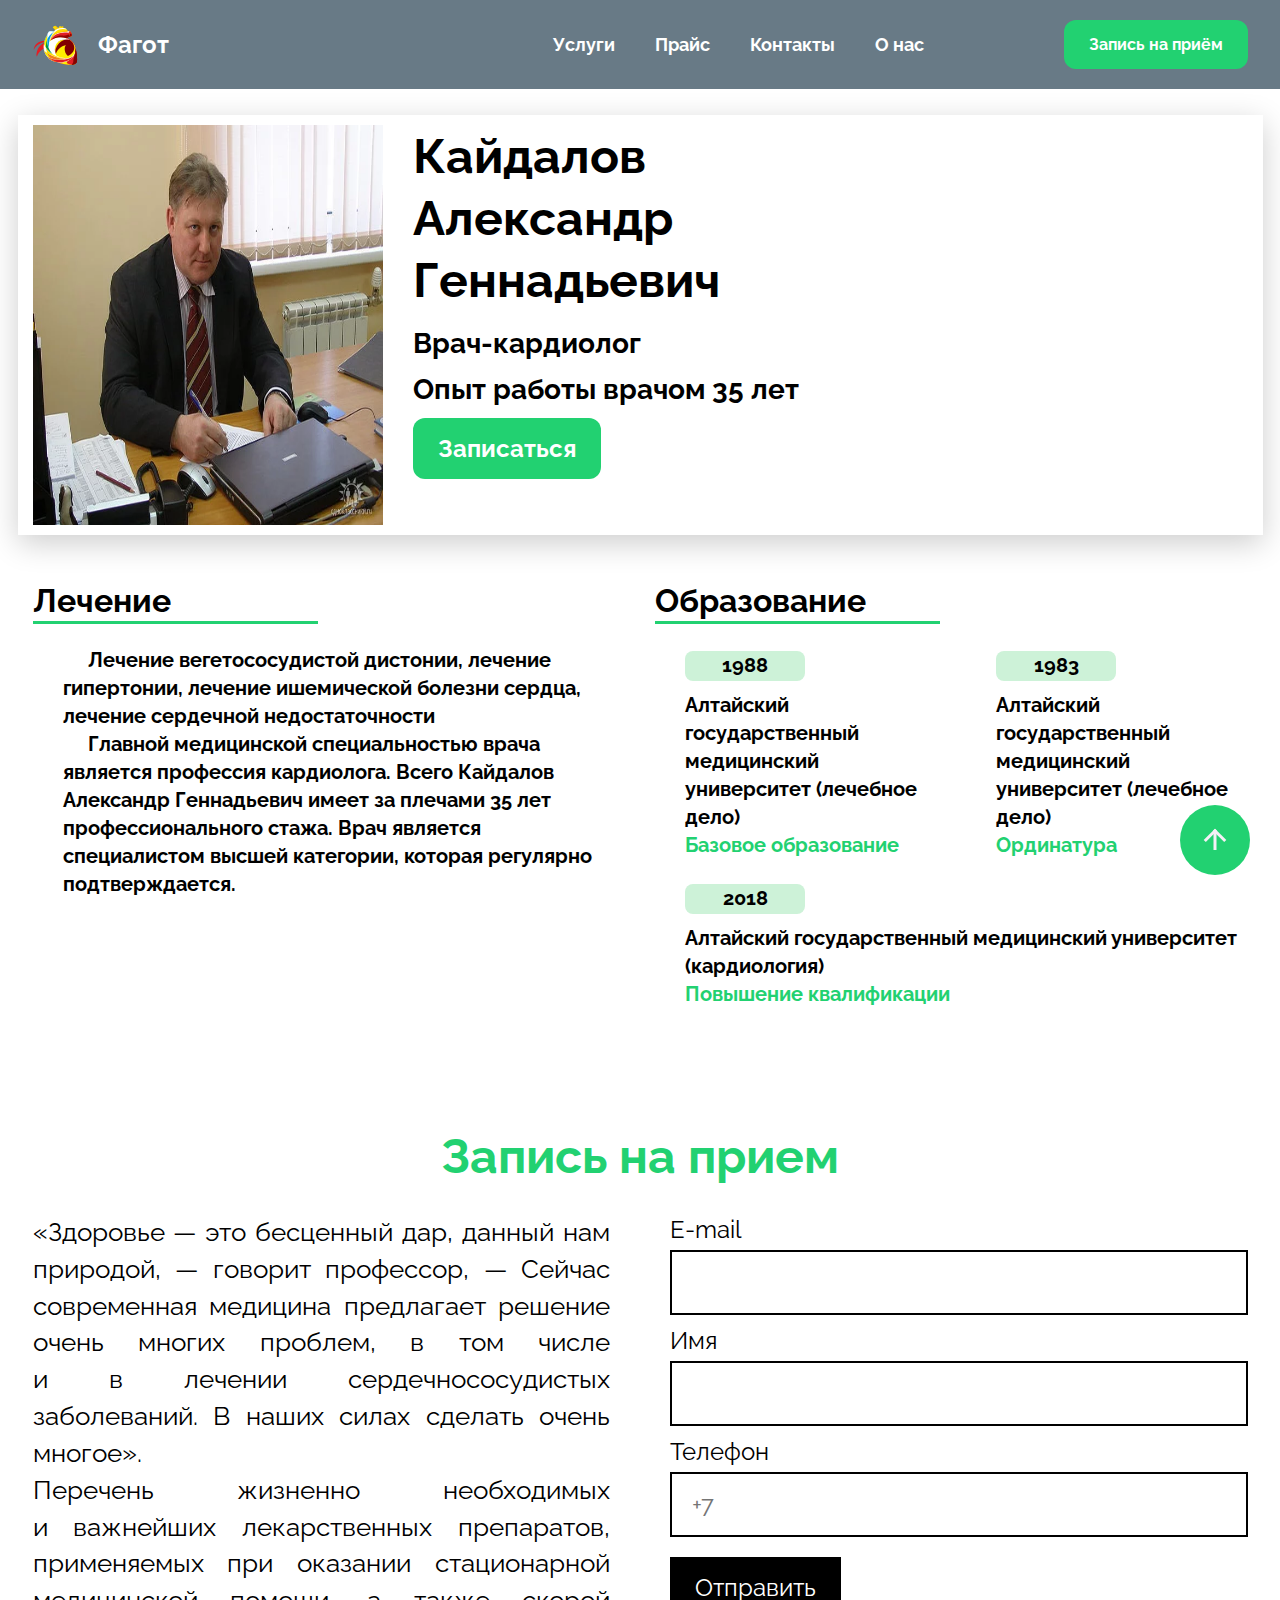
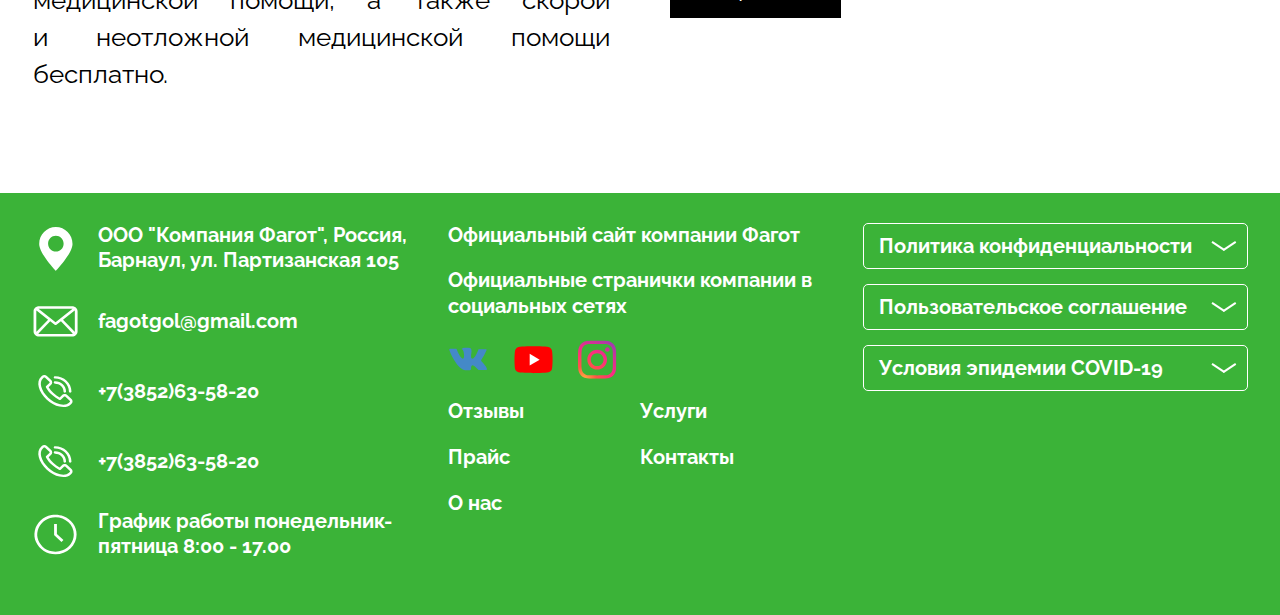
<file: Doctor_4.html>
<!DOCTYPE html>
<html lang="ru">

<head>
	<title>Кайдалов Александр Геннадьевич</title>
	<meta charset="UTF-8">
	<meta name="format-detection" content="telephone=no">
	<!-- <style>body{opacity: 0;}</style> -->
	<link rel="stylesheet" href="css/style.min.css?_v=20230809135038">
	<link rel="stylesheet" href="css/style.min.css?_v=20230809135038">
	<link rel="shortcut icon" href="favicon.ico">

	<!-- <meta name="robots" content="noindex, nofollow"> -->
	<meta name="viewport" content="width=device-width, initial-scale=1.0">
</head>

<body>
	<!--  WRAPPER -->
	<div data-sticky class="wrapper">
		<!--   HEADER	 -->

		<header class="header">
			<div class="header__container">
				<div class="header__menu menu">
					<!--  HEADER -->
					<div class="logo">
						<a href="https://kenform.github.io/Fagot/" class="header__logo"><img src="img/Logo.svg" alt="">

							<h3 href="https://kenform.github.io/Fagot/">Фагот</h3>

						</a>
					</div>

					<div class="menu__nav menu">
						<nav class="menu__body">
							<ul class="menu__list">
								<li class="menu__item hidden"><a href="https://kenform.github.io/Fagot/" class="menu__link">Главная</a>
								</li>
								<li class="menu__item"><a href="Services.html" class="menu__link">Услуги </a></li>
								<li class="menu__item"><a href="Price.html" class="menu__link">Прайс </a></li>
								<li class="menu__item"><a href="Contacts.html" class="menu__link">Контакты </a></li>
								<li class="menu__item"><a href="About.html" class="menu__link">О нас </a></li>
								<li class="social__icons">
									<div class="social__icon">
										<a href="https://vk.com/id380587980"> <img src="img/Footer/Social/vk.svg" alt=""> </a>
									</div>

									<div class="social__icon">
										<a href="https://www.youtube.com/channel/UCD90CI_VDaVIHZNmUctW5lA"> <img src="img/Footer/Social/Youtube.svg" alt=""> </a>
									</div>

									<div class="social__icon">
										<a href="https://www.instagram.com/professorskaya_klinika/"> <img src="img/Footer/Social/Instagram.svg" alt=""></a>
									</div>



								</li>
							</ul>
						</nav>

						<button data-da=".menu__list,769" type="submit" class="button button__header">
							<a href="https://booking.medflex.ru/?user=c04ae232d1856d7dacaa8c9697bfa78c">Запись на приём</a> </button>

						<!-- Icon burger -->
						<button type="button" class="menu__icon icon-menu"><span></span></button>
					</div>


				</div>


			</div>

		</header>
		<main class="page">
			<!-- ScrollBtn -->

			<a id="back-to-top" class="isShowBtn"></a>

			<div class="doctor">
				<div class="doctor__container">
					<div class="doctor__body">
						<div class="doctor__row card">
							<div class="doctor__column card">
								<div class="doctor__image">
									<img src="img/About/Doctor/3.webp" alt="">
								</div>
							</div>
							<div class="doctor__column card">
								<div class="doctor__description">
									<div class="image__title">
										<h4>Кайдалов Александр Геннадьевич</h4>
									</div>

									<div class="image__subtitle">
										<h4>Врач-кардиолог</h4>
									</div>

									<div class="image__subtitle">
										<h4>Опыт работы врачом 35 лет </h4>
									</div>

									<a href="https://booking.medflex.ru/?user=c04ae232d1856d7dacaa8c9697bfa78c" class="button button__doctor">Записаться</a>

								</div>

							</div>
						</div>

						<div class="doctor__info">
							<div class="doctor__row info">
								<div class="doctor__column info">
									<div class="doctor__info-item">
										<div class="doctor__info-title">
											<h4>Лечение</h4>
										</div>

										<div class="doctor__info-subtitle">
											<p class="heal">
												Лечение вегетососудистой дистонии, лечение гипертонии, лечение ишемической болезни сердца,
												лечение
												сердечной
												недостаточности
											</p>
											<p class="heal">
												Главной медицинской специальностью врача является профессия кардиолога. Всего Кайдалов Александр
												Геннадьевич
												имеет за плечами 35 лет профессионального стажа. Врач является специалистом высшей категории,
												которая
												регулярно подтверждается.

											</p>


										</div>
									</div>
								</div>

								<div class="doctor__column info">
									<div class="doctor__info-item">
										<div class="doctor__info-title">
											<h4>Образование</h4>
										</div>

										<div class="doctor__row">
											<div class="doctor__column development ">
												<div class="doctor__info-subtitle">
													<div class="data">
														<h4>1988</h4>
													</div>
													<p>
														Алтайский государственный медицинский университет (лечебное дело)
													</p>
													<p class="education">Базовое образование</p>
												</div>
											</div>

											<div class="doctor__column development ">
												<div class="doctor__info-subtitle">
													<div class="data">
														<h4>1983</h4>
													</div>
													<p>
														Алтайский государственный медицинский университет (лечебное дело)
													</p>
													<p class="education"> Ординатура</p>
												</div>
											</div>

											<div class="doctor__column development ">
												<div class="doctor__info-subtitle">
													<div class="data">
														<h4>2018</h4>
													</div>
													<p>
														Алтайский государственный медицинский университет (кардиология)
													</p>
													<p class="education"> Повышение квалификации</p>
												</div>
											</div>
										</div>




									</div>
								</div>


							</div>



						</div>


					</div>
				</div>
			</div>

			<div class="form">
				<div class="form__container">
					<div class="form__title title">
						<h3>Запись на прием</h3>
					</div>

					<div class="form__body">
						<div class="form__row">

							<div class="form__column">
								<div class="form__text">
									<p>&laquo;Здоровье&nbsp;&mdash; это бесценный дар, данный нам природой,&nbsp;&mdash; говорит
										профессор,&nbsp;&mdash; Сейчас современная медицина предлагает решение очень многих проблем, в&nbsp;том
										числе
										и&nbsp;в&nbsp;лечении сердечнососудистых заболеваний. В&nbsp;наших силах сделать очень многое&raquo;.
									<p> Перечень жизненно необходимых и&nbsp;важнейших лекарственных препаратов, применяемых при оказании
										стационарной
										медицинской помощи, а&nbsp;также скорой и&nbsp;неотложной медицинской помощи бесплатно.</p>
									</p>
								</div>
							</div>

							<div class="form__column">
								<form action="" method="POST" class="form__content">
									<div class="form__line">
										<label for="inp" class="form__label">E-mail</label>
										<input class="input" autocomplete="off" type="email" name="form[]" data-required="email" data-error="Неправильный E-mail">
									</div>

									<div class="form__line">
										<label for="inp" class="form__label">Имя</label>
										<input autocomplete="off" type="text" name="form[]" data-required="email" data-error="Неправильное Имя" class="input">
									</div>

									<div class="form__line">
										<label for="inp" class="form__label">Телефон</label>

										<input data-inputmask="'mask': '9' , 'repeat' : 11, 'greedy' : true" class="input" name="phone" placeholder="+7" autocomplete="off" data-error="Неправильный телефон" data-required="phone" type="tel" id="phone">

									</div>

									<button type="submit" class="form__button">Отправить</button>
								</form>
							</div>

						</div>





					</div>
				</div>
			</div>
		</main>
		<footer class="footer">
			<div class="footer__container">
				<div class="footer__row">

					<div class="footer__column">
						<ul class="footer__contacts">
							<li class="footer__item">
								<div class="item__img">
									<img src="img/Footer/Contacts/Marker.svg" alt="">
								</div>
								<div class="footer__text">
									<p>
										<a class="link" href="https://www.google.com/maps?ll=53.337132,83.779655&z=16&t=m&hl=en&gl=RU&mapclient=embed&cid=17492435233953632074">ООО
											"Компания Фагот", Россия, Барнаул, ул. Партизанская 105 </a>
									</p>
								</div>

							</li>

							<li class="footer__item">

								<div class="item__img">
									<img src="img/Footer/Contacts/Email.svg" alt="">
								</div>

								<div class="footer__text">
									<p>
										fagotgol@gmail.com
									</p>
								</div>

							</li>

							<li class="footer__item">

								<div class="item__img">
									<img src="img/Footer/Contacts/Phone.svg" alt="">
								</div>

								<div class="footer__text">
									<p>
										<a class="link" href="tel:+7(3852)63-58-2"> +7(3852)63-58-20</a>
									</p>
								</div>

							</li>
							<li class="footer__item">

								<div class="item__img">
									<img src="img/Footer/Contacts/Phone.svg" alt="">
								</div>

								<div class="footer__text">
									<p>
										<a class="link" href="tel:+7(3852)63-58-2"> +7(3852)63-58-20</a>

									</p>
								</div>

							</li>

							<li class="footer__item">

								<div class="item__img">
									<img src="img/Footer/Contacts/Clock.svg" alt="">
								</div>

								<div class="footer__text">
									<p>
										График работы
										понедельник-пятница
										8:00 - 17.00
									</p>
								</div>

							</li>


						</ul>
					</div>

					<div class="footer__column">
						<ul class="footer__social">
							<li>
								<p></p>
								Официальный сайт компании Фагот
							</li>

							<li>
								Официальные странички
								компании в социальных сетях
							</li>

							<li class="social__icons">
								<div class="social__icon">
									<a href="https://vk.com/id380587980"> <img src="img/Footer/Social/vk.svg" alt=""> </a>
								</div>

								<div class="social__icon">
									<a href="https://www.youtube.com/channel/UCD90CI_VDaVIHZNmUctW5lA"> <img src="img/Footer/Social/Youtube.svg" alt=""> </a>
								</div>

								<div class="social__icon">
									<a href="https://www.instagram.com/professorskaya_klinika/"> <img src="img/Footer/Social/Instagram.svg" alt=""></a>
								</div>

							</li>
							<ul class="pages">
								<li><a class="link" href="https://prodoctorov.ru/barnaul/lpu/24762-fagot/otzivi/#tab-content"> Отзывы </a>
								</li>

								<li>
									<a class="link" href="Services.html">Услуги</a>
								</li>

								<li>
									<a class="link" href="Price.html">Прайс</a>
								</li>

								<li>
									<a class="link" href="Contacts.html">Контакты</a>
								</li>

								<li>
									<a class="link" href="About.html">О нас</a>
								</li>
							</ul>



						</ul>

					</div>

					<div class="footer__column">

						<div data-one-spoller data-spollers class="spollers">
							<div class="spollers__item">
								<button type="button" data-spoller class="spollers__title"> Политика конфиденциальности</button>
								<div class="spollers__body">Настоящая Политика конфиденциальности является составной частью
									Пользовательского
									соглашения Сайта и действует в отношении всей информации, в том числе персональных данных Пользователя,
									получаемых Администрацией Сайта в процессе работы Пользователя с Сайтом, исполнения Пользовательского
									соглашения
									и соглашений между Администрацией сайта и Пользователем.</div>
							</div>

							<div class="spollers__item">
								<button type="button" data-spoller class="spollers__title"> Пользовательское соглашение</button>
								<div class="spollers__body">
									Настоящее пользовательское соглашение (далее - «Соглашение») регулирует порядок работы настоящего сайта
									(далее -
									«Сайт»), определяет условия использования материалов и сервисов Сайта. Администратор Сайта указывает
									информацию о
									себе, а также, контактные данные для обратной связи на Сайте. Настоящее Соглашение является публичной
									офертой в
									соответствии с действующим законодательством Российской Федерации. Совершение конклюдентных действий
									физическими,
									либо юридическими лицами (далее - «Пользователь»), направленных на использование Сайта считается
									безусловным
									принятием (акцептом) данного Соглашения. Настоящим Пользователь подтверждает, что акцепт Соглашения
									равносилен
									подписанию и заключению Соглашения на условиях, изложенных в настоящем Соглашении.
									Условия использования сайта
									Использование любых материалов и сервисов Сайта регулируется нормами действующего законодательства
									Российской
									Федерации. Материалы и сервисы Сайта предназначены исключительно для использования в законных целях.
									Пользователь вправе по своему усмотрению знакомиться с материалами сайта и сервисами Сайта, заказывать и
									приобретать товары и/или услуги предлагаемые на Сайте.
									Пользователь соглашается использовать Сайт, не нарушая имущественных и/или неимущественных прав третьих
									лиц, а
									равно запретов и ограничений, установле­­­­­­­­­­нных применимым правом, включая без ограничения:
									авторские и
									смежные права, права на товарные знаки, знаки обслуживания и наименования мест происхождения товаров,
									права на
									промышленные образцы, права использовать изображения людей, а также любых действий, которые приводят или
									могут
									привести к нарушению нормальной работы Сайта и сервисов Сайта, в частности используя программы для
									вмешательства
									или попытки вмешательства в процесс нормального функционирования Сайта.
									Использование материалов Сайта без согласия правообладателя не допускается. Для правомерного использования
									материалов Сайта необходимо согласие Администратора сайта или правообладателя материалов.
									При наличии технической возможности Пользователь вправе оставлять комментарии и иные записи на Сайте.
									Пользователь
									гарантирует, что комментарии или иные записи не нарушают применимого законодательства, не содержат
									материалов
									незаконного, непристойного, клеветнического, дискредитирующего, угрожающего, порнографического,
									враждебного
									характера, а также содержащих домогательства и признаки расовой или этнической дискриминации, призывающих
									к
									совершению действий, которые могут быть квалифицированы как уголовные преступления, равно как и считаться
									недопустимыми по иным причинам, материалов, пропагандирующих культ насилия и жестокости, материалов,
									содержащих
									нецензурную брань. Администрация Сайта не обязуется проводить предварительную модерацию материалов и
									записей на
									Сайте Пользователями. За комментариии записи на Сайте оставленные Пользователем, Пользователь несет
									ответственность
									самостоятельно и в полном объеме.
									Администратор Сайта не несет ответственности за посещение и использование Пользователем внешних ресурсов,
									ссылки на
									которые могут содержаться на Сайте, Пользователь переходит по ссылкам содержащимся на Сайте на внешние
									ресурсы, по
									своему усмотрению на свой страх и риск.
									Пользователь согласен с тем, что Администрация Сайта не несет ответственности перед Пользователем в связи
									с любыми
									возможными или возникшими потерями или убытками, связанными с любым содержанием Сайта, товарами или
									услугами,
									доступными на Сайте или полученными через внешние сайты или ресурсы, либо иные контакты Пользователя, в
									которые он
									вступил, используя размещенную на Сайте информацию или ссылки навнешние ресурсы.
									Предоставление в любой форме (регистрация на Сайте, осуществление заказов, подписка на рекламныерассылки
									итд.)
									своих персональных данных Администрации сайта, Пользователь выражает согласие на обработку персональных
									данных
									Администрацией сайта в соответствии с Федеральным законом “О персональных данных” от 27.07.2006№152-ФЗ.
									Обработка
									персональных данных Пользователя регулируется действующим законодательством Российской Федерации и
									Политикой
									конфиденциальности Сайта.
									Администратор Сайта вправе в любое время в одностороннем порядке, без каких либо уведомлений Пользователя,
									изменять
									содержимое Сайта, а также изменять условия настоящего Соглашения. Такие изменения вступают в силу с
									момента
									размещения новой версии Соглашения на данной странице. Актуальная версия Соглашения всегда расположена на
									данной
									странице. Для избежания споров по поводу изменения Соглашения Администратор Сайта рекомендует периодически
									ознакамливаться с содержимым Соглашения расположенного на данной странице. При несогласии Пользователя с
									внесенными
									изменениями он обязан отказаться от использования Сайта.
									Администратор Сайта вправе в одностороннем порядке ограничивать доступ Пользователя на Сайт, если будет
									обоснованно
									считать, что Пользователь ведет неправомерную деятельность. Кроме того, администратор вправе удалять
									материалы
									Пользователей по требованию уполномоченных органов государственной власти или заинтересованных лиц в
									случае, если
									данные материалы нарушают применимое законодательство или права третьих лиц.
									Администратор Сайта и Пользователь несут ответственность за неисполнение или ненадлежащее исполнение своих
									обязательств в соответствии с Соглашением и действующим законодательством Российской Федерации.
									Администратор Сайта
									не несет ответственность за технические перебои в работе Сайта, вместе с тем Администратор Сайта обязуется
									принимать все разумные меры для предотвращения таких перебоев.
									Все возможные споры, вытекающие из настоящего Соглашения или связанные с ним, подлежат разрешению в
									соответствии с
									действующим законодательством Российской Федерации.
									Все данные, размещенные или размещаемые на настоящем Сайте, находятся на оборудовании находящемся на
									территории
									Российской Федерации.
									Администратор вправе прекращать работу Сайта, а равно частично или полностью прекращать доступ к сайту до
									завершения необходимого технического обслуживания и (или) модернизации Сайта.
									Совершая действия по принятию настоящего Соглашения (оферты), Пользователь гарантирует, что ознакомлен,
									соглашается, полностью и безоговорочно принимает все условия Соглашения в целом, обязуется их соблюдать.
								</div>
							</div>

							<div class="spollers__item">
								<button type="button" data-spoller class="spollers__title"> Условия эпидемии COVID-19 </button>
								<div class="spollers__body">
									<p>С учетом внесенных изменений в Указ губернатора Алтайского края от 31.03.2020
										‹‹Об
										отдельных мерах по предупреждению завоза и распространения новой короновирусной инфекции COVID-19›› (от
										06.04.2020 №50) ООО “ Компания Фагот“ , Профессорская клиника Гольберга Я.С. возобновляет работу с
										30.04.2020г.
									<p> Профессорская клиника Гольберга Я.С., НЕ ПРИНИМАЕТ при:
										- Температуре тела выше 37 °С.
										- Наличии признаков ОРВИ.
										- При сроке менее 14 дней, после прибытия из-за границы, городов, районов установленных на карантин.
										- Если менее 14 дней был в контакте с больным COVID-19.
										Полный текст приказа размещен на официальном сайте Правительства Алтайского края
										-https://www.altairegion22.ru
										/upload/iblock/968/44_UG_31
										.03.2020.pdf</p>

									<p> Прием ведётся только по предварительной записи,
										во избежание одномоментного скопления большого количества людей в вестибюле и коридорах клиники. С
										этой же
										целью просим вас, по возможности, ограничить количество сопровождающих лиц. На входе всем пациентам
										проводится
										термометрия.</p>
									<p>В клинике предприняты все необходимые меры для профилактики распространения инфекции.
										Очень просим вас, при наличии возможности, посещать клинику в индивидуальных средствах защиты (лицевой
										маске) .
										Мы готовы принять пациентов с заболеваниями и состояниями, при которых отсрочка оказания медицинской
										помощи на
										определенное время, может повлечь за собой ухудшение состояния, угрозу жизни, здоровью, включая острые
										заболевания, обострение хронических заболеваний.</p>

									</p>
								</div>
							</div>
						</div>

					</div>

				</div>
			</div>

		</footer>

	</div>
	<!-- 
<div id="popup" aria-hidden="true" class="popup">
	<div class="popup__wrapper">
		<div class="popup__content">
			<button data-close type="button" class="popup__close">Закрыть</button>
			<div class="popup__text">
			</div>
		</div>
	</div>
</div>
 -->

	<script src="js/app.min.js?_v=20230809135038"></script>


</body>


</html>
</file>
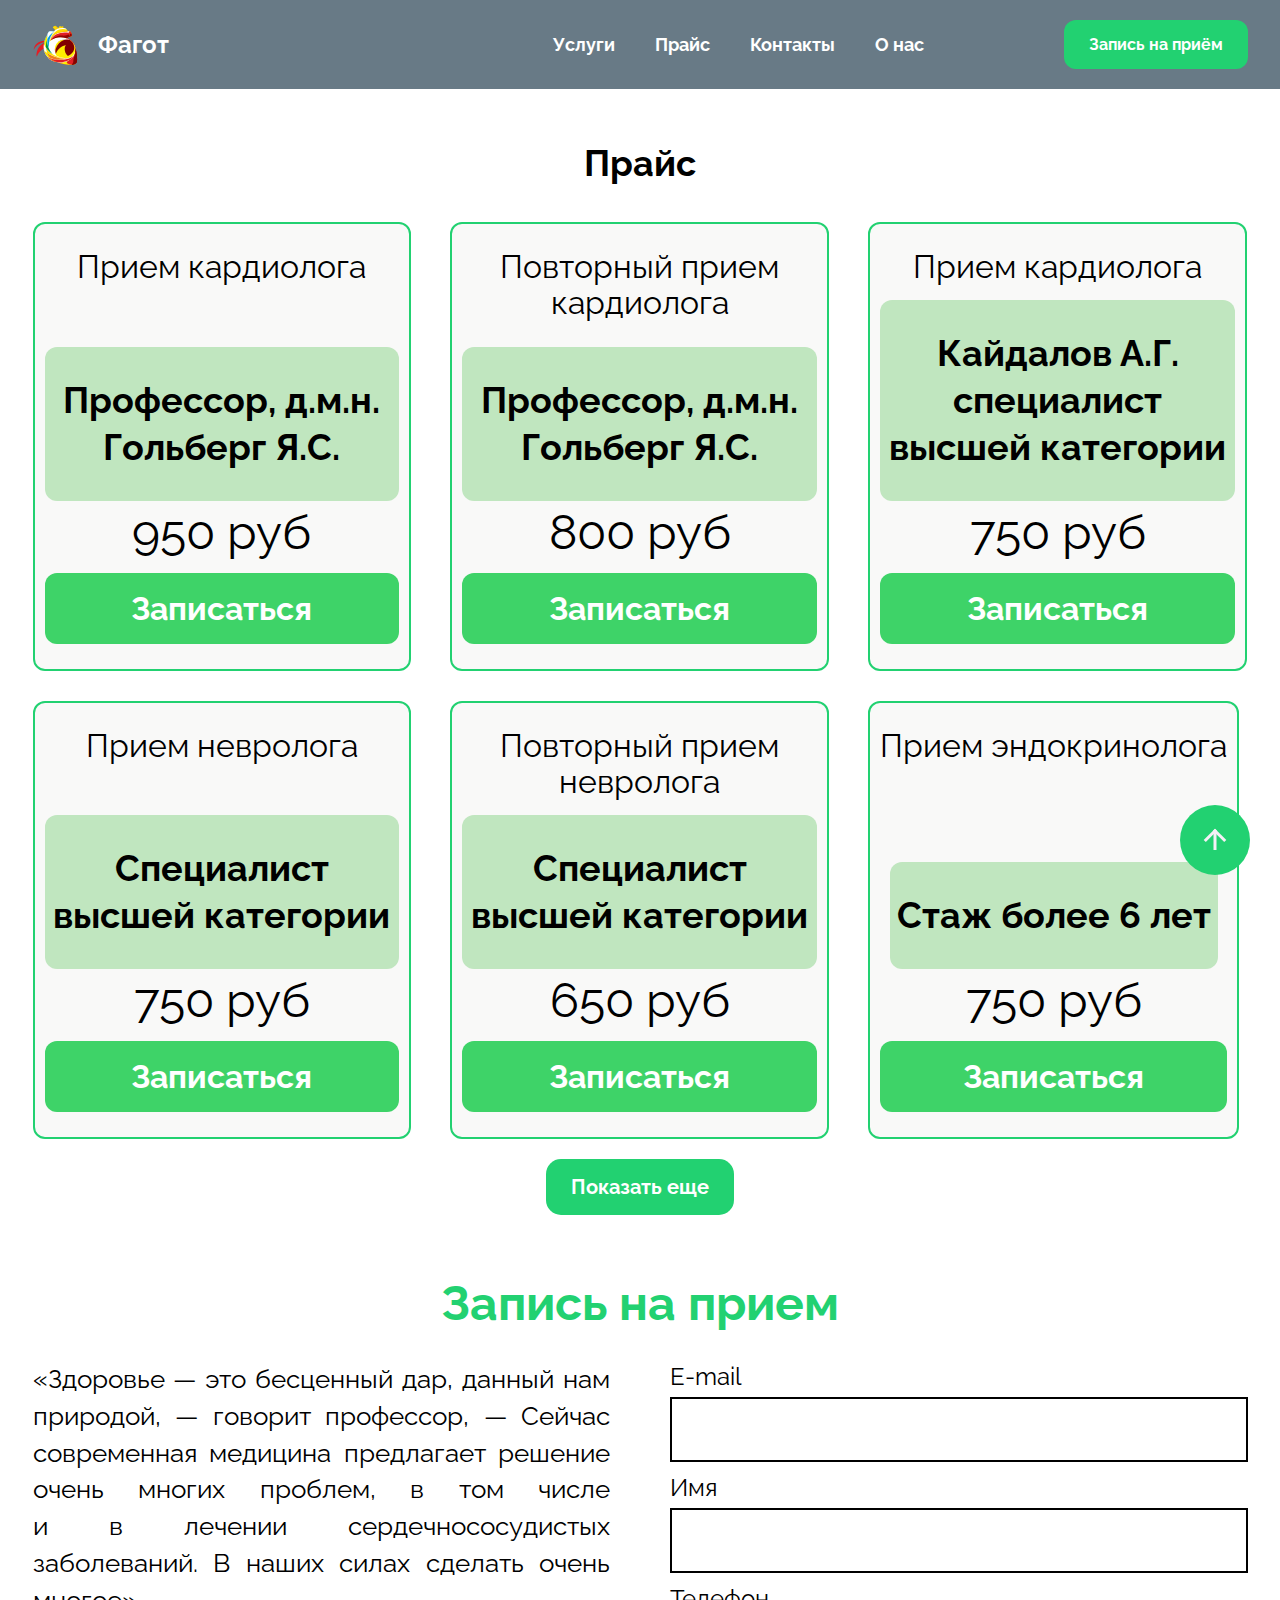
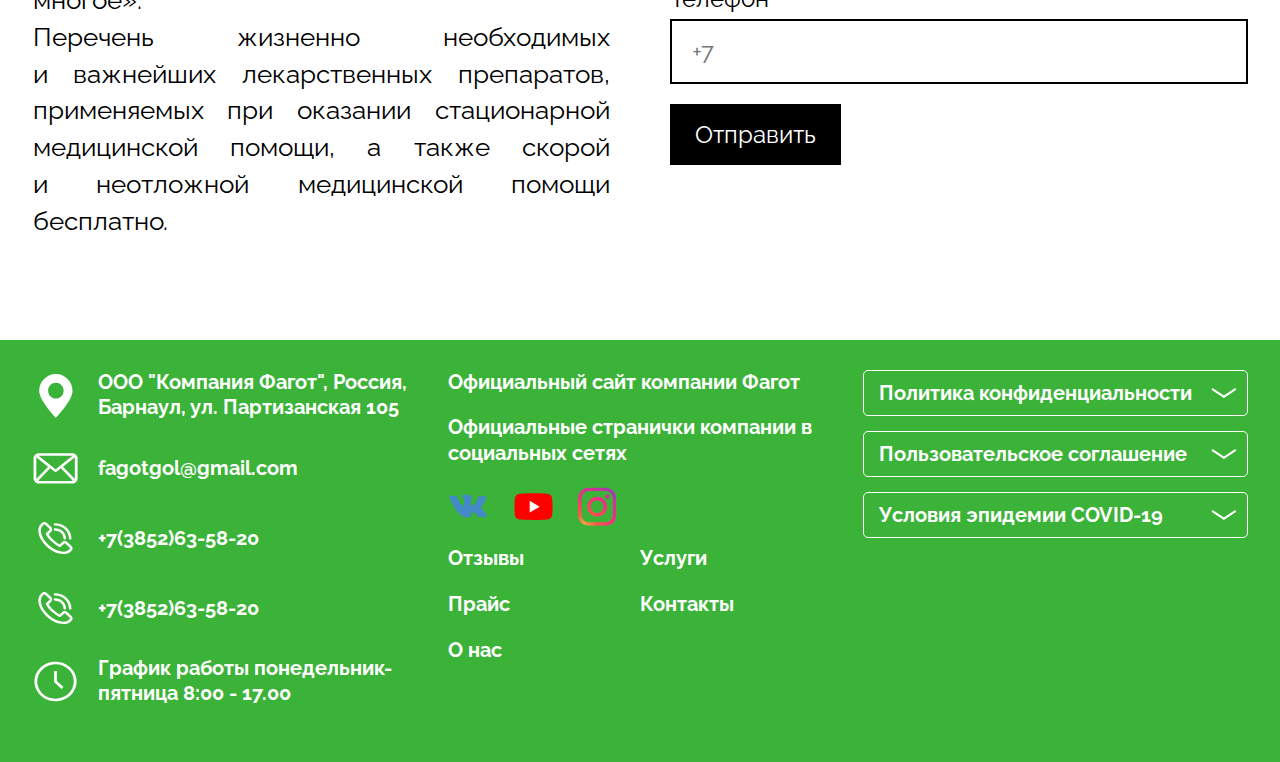
<file: Price.html>
<!DOCTYPE html>
<html lang="ru">

<head>
	<title>Прайс</title>
	<meta charset="UTF-8">
	<meta name="format-detection" content="telephone=no">
	<!-- <style>body{opacity: 0;}</style> -->
	<link rel="stylesheet" href="css/style.min.css?_v=20230809135038">
	<link rel="stylesheet" href="css/style.min.css?_v=20230809135038">
	<link rel="shortcut icon" href="favicon.ico">

	<!-- <meta name="robots" content="noindex, nofollow"> -->
	<meta name="viewport" content="width=device-width, initial-scale=1.0">
</head>

<body>
	<!--  WRAPPER -->
	<div data-sticky class="wrapper">
		<!--   HEADER	 -->
<header class="header">
			<div class="header__container">
				<div class="header__menu menu">
					<!--  HEADER -->
					<div class="logo">
						<a href="https://kenform.github.io/Fagot/" class="header__logo"><img src="img/Logo.svg" alt="">

							<h3 href="https://kenform.github.io/Fagot/">Фагот</h3>

						</a>
					</div>

					<div class="menu__nav menu">
						<nav class="menu__body">
							<ul class="menu__list">
								<li class="menu__item hidden"><a href="https://kenform.github.io/Fagot/" class="menu__link">Главная</a>
								</li>
								<li class="menu__item"><a href="Services.html" class="menu__link">Услуги </a></li>
								<li class="menu__item"><a href="Price.html" class="menu__link">Прайс </a></li>
								<li class="menu__item"><a href="Contacts.html" class="menu__link">Контакты </a></li>
								<li class="menu__item"><a href="About.html" class="menu__link">О нас </a></li>
								<li class="social__icons">
									<div class="social__icon">
										<a href="https://vk.com/id380587980"> <img src="img/Footer/Social/vk.svg" alt=""> </a>
									</div>

									<div class="social__icon">
										<a href="https://www.youtube.com/channel/UCD90CI_VDaVIHZNmUctW5lA"> <img src="img/Footer/Social/Youtube.svg" alt=""> </a>
									</div>

									<div class="social__icon">
										<a href="https://www.instagram.com/professorskaya_klinika/"> <img src="img/Footer/Social/Instagram.svg" alt=""></a>
									</div>



								</li>
							</ul>
						</nav>

						<button data-da=".menu__list,769" type="submit" class="button button__header">
							<a href="https://booking.medflex.ru/?user=c04ae232d1856d7dacaa8c9697bfa78c">Запись на приём</a> </button>

						<!-- Icon burger -->
						<button type="button" class="menu__icon icon-menu"><span></span></button>
					</div>


				</div>


			</div>

		</header>
		<main class="page">
			<!-- ScrollBtn -->
			<a id="back-to-top" class="isShowBtn"></a>

			<div class="price">
				<div class="price__container">
					<div class="title__black">
						<h4>Прайс</h4>
					</div>


					<div data-showmore="items" class="price__body">
						<div class="price__row">
							<div class="price__column">
								<div class="price__item">
									<div class="price__service"> Прием кардиолога</div>
									<div class="price__doctor">Профессор, д.м.н. Гольберг Я.С.</div>
									<div class="price__number"> 950 руб</div>
									<a href="https://booking.medflex.ru/?user=c04ae232d1856d7dacaa8c9697bfa78c" class="button button__price">Записаться</a>
								</div>
							</div>

							<div class="price__column">
								<div class="price__item">
									<div class="price__service"> Повторный прием кардиолога</div>
									<div class="price__doctor">Профессор, д.м.н. Гольберг Я.С.</div>
									<div class="price__number"> 800 руб</div>
									<a href="https://booking.medflex.ru/?user=c04ae232d1856d7dacaa8c9697bfa78c" class="button button__price">Записаться</a>
								</div>
							</div>

							<div class="price__column">
								<div class="price__item">
									<div class="price__service"> Прием кардиолога</div>
									<div class="price__doctor"> Кайдалов А.Г. специалист высшей категории</div>
									<div class="price__number"> 750 руб</div>
									<a href="https://booking.medflex.ru/?user=c04ae232d1856d7dacaa8c9697bfa78c" class="button button__price">Записаться</a>
								</div>
							</div>

							<div class="price__column">
								<div class="price__item">
									<div class="price__service"> Прием невролога</div>
									<div class="price__doctor"> Специалист высшей категории </div>
									<div class="price__number"> 750 руб</div>
									<a href="https://booking.medflex.ru/?user=c04ae232d1856d7dacaa8c9697bfa78c" class="button button__price">Записаться</a>
								</div>
							</div>

							<div class="price__column">
								<div class="price__item">
									<div class="price__service"> Повторный прием невролога</div>
									<div class="price__doctor"> Специалист высшей категории </div>
									<div class="price__number"> 650 руб</div>
									<a href="https://booking.medflex.ru/?user=c04ae232d1856d7dacaa8c9697bfa78c" class="button button__price">Записаться</a>
								</div>
							</div>

							<div class="price__column">
								<div class="price__item">
									<div class="price__service"> Прием эндокринолога</div>
									<div class="price__doctor"> Стаж более 6 лет</div>
									<div class="price__number"> 750 руб</div>
									<a href="https://booking.medflex.ru/?user=c04ae232d1856d7dacaa8c9697bfa78c" class="button button__price">Записаться</a>
								</div>
							</div>
						</div>
						<div data-showmore-content="6" class="price__content">
							<div class="price__row">
								<div class="price__column">
									<div class="price__item">
										<div class="price__service"> Прием физиотерапевта</div>
										<div class="price__doctor"> Специалист высшей категории</div>
										<div class="price__number"> 750 руб</div>
										<a href="https://booking.medflex.ru/?user=c04ae232d1856d7dacaa8c9697bfa78c" class="button button__price">Записаться</a>
									</div>
								</div>

								<div class="price__column">
									<div class="price__item">
										<div class="price__service"> Лечение на аппарате Трансаир-05</div>
										<div class="price__doctor">Один сеанс</div>
										<div class="price__number"> 740 руб</div>
										<a href="https://booking.medflex.ru/?user=c04ae232d1856d7dacaa8c9697bfa78c" class="button button__price">Записаться</a>
									</div>
								</div>

								<div class="price__column">
									<div class="price__item">
										<div class="price__service"> Лечение на аппарате Хивамат-200</div>
										<div class="price__doctor"> Один сеанс</div>
										<div class="price__number"> 1160 руб</div>
										<a href="https://booking.medflex.ru/?user=c04ae232d1856d7dacaa8c9697bfa78c" class="button button__price">Записаться</a>
									</div>
								</div>

								<div class="price__column">
									<div class="price__item">
										<div class="price__service"> Лечение на аппарате Кардиопульсар(метод УК)
											1 час</div>
										<div class="price__doctor"> Один сеанс </div>
										<div class="price__number"> 1900 руб</div>
										<a href="https://booking.medflex.ru/?user=c04ae232d1856d7dacaa8c9697bfa78c" class="button button__price">Записаться</a>
									</div>
								</div>

								<div class="price__column">
									<div class="price__item">
										<div class="price__service"> Лечение на аппарате «Кардиопульсар» (метод УНКП)
											30 мин</div>
										<div class="price__doctor">Один сеанс</div>
										<div class="price__number"> 950 руб</div>
										<a href="https://booking.medflex.ru/?user=c04ae232d1856d7dacaa8c9697bfa78c" class="button button__price">Записаться</a>
									</div>
								</div>

								<div class="price__column">
									<div class="price__item">
										<div class="price__service"> Электрокардиограмма</div>
										<div class="price__doctor"> Один сеанс</div>
										<div class="price__number"> 150 руб</div>
										<a href="https://booking.medflex.ru/?user=c04ae232d1856d7dacaa8c9697bfa78c" class="button button__price">Записаться</a>
									</div>
								</div>
							</div>
						</div>
						<button hidden data-showmore-button type="button" class="price__more"> <span>Показать
								еще</span><span>Скрыть</span></button>
					</div>






				</div>


			</div>

			<div class="form">
				<div class="form__container">
					<div class="form__title title">
						<h3>Запись на прием</h3>
					</div>

					<div class="form__body">
						<div class="form__row">

							<div class="form__column">
								<div class="form__text">
									<p>&laquo;Здоровье&nbsp;&mdash; это бесценный дар, данный нам природой,&nbsp;&mdash; говорит
										профессор,&nbsp;&mdash; Сейчас современная медицина предлагает решение очень многих проблем, в&nbsp;том
										числе
										и&nbsp;в&nbsp;лечении сердечнососудистых заболеваний. В&nbsp;наших силах сделать очень многое&raquo;.
									<p> Перечень жизненно необходимых и&nbsp;важнейших лекарственных препаратов, применяемых при оказании
										стационарной
										медицинской помощи, а&nbsp;также скорой и&nbsp;неотложной медицинской помощи бесплатно.</p>
									</p>
								</div>
							</div>

							<div class="form__column">
								<form action="" method="POST" class="form__content">
									<div class="form__line">
										<label for="inp" class="form__label">E-mail</label>
										<input class="input" autocomplete="off" type="email" name="form[]" data-required="email" data-error="Неправильный E-mail">
									</div>

									<div class="form__line">
										<label for="inp" class="form__label">Имя</label>
										<input autocomplete="off" type="text" name="form[]" data-required="email" data-error="Неправильное Имя" class="input">
									</div>

									<div class="form__line">
										<label for="inp" class="form__label">Телефон</label>

										<input data-inputmask="'mask': '9' , 'repeat' : 11, 'greedy' : true" class="input" name="phone" placeholder="+7" autocomplete="off" data-error="Неправильный телефон" data-required="phone" type="tel" id="phone">

									</div>

									<button type="submit" class="form__button">Отправить</button>
								</form>
							</div>

						</div>





					</div>
				</div>
			</div>
		</main>
		<footer class="footer">
			<div class="footer__container">
				<div class="footer__row">

					<div class="footer__column">
						<ul class="footer__contacts">
							<li class="footer__item">
								<div class="item__img">
									<img src="img/Footer/Contacts/Marker.svg" alt="">
								</div>
								<div class="footer__text">
									<p>
										<a class="link" href="https://www.google.com/maps?ll=53.337132,83.779655&z=16&t=m&hl=en&gl=RU&mapclient=embed&cid=17492435233953632074">ООО
											"Компания Фагот", Россия, Барнаул, ул. Партизанская 105 </a>
									</p>
								</div>

							</li>

							<li class="footer__item">

								<div class="item__img">
									<img src="img/Footer/Contacts/Email.svg" alt="">
								</div>

								<div class="footer__text">
									<p>
										fagotgol@gmail.com
									</p>
								</div>

							</li>

							<li class="footer__item">

								<div class="item__img">
									<img src="img/Footer/Contacts/Phone.svg" alt="">
								</div>

								<div class="footer__text">
									<p>
										<a class="link" href="tel:+7(3852)63-58-2"> +7(3852)63-58-20</a>
									</p>
								</div>

							</li>
							<li class="footer__item">

								<div class="item__img">
									<img src="img/Footer/Contacts/Phone.svg" alt="">
								</div>

								<div class="footer__text">
									<p>
										<a class="link" href="tel:+7(3852)63-58-2"> +7(3852)63-58-20</a>

									</p>
								</div>

							</li>

							<li class="footer__item">

								<div class="item__img">
									<img src="img/Footer/Contacts/Clock.svg" alt="">
								</div>

								<div class="footer__text">
									<p>
										График работы
										понедельник-пятница
										8:00 - 17.00
									</p>
								</div>

							</li>


						</ul>
					</div>

					<div class="footer__column">
						<ul class="footer__social">
							<li>
								<p></p>
								Официальный сайт компании Фагот
							</li>

							<li>
								Официальные странички
								компании в социальных сетях
							</li>

							<li class="social__icons">
								<div class="social__icon">
									<a href="https://vk.com/id380587980"> <img src="img/Footer/Social/vk.svg" alt=""> </a>
								</div>

								<div class="social__icon">
									<a href="https://www.youtube.com/channel/UCD90CI_VDaVIHZNmUctW5lA"> <img src="img/Footer/Social/Youtube.svg" alt=""> </a>
								</div>

								<div class="social__icon">
									<a href="https://www.instagram.com/professorskaya_klinika/"> <img src="img/Footer/Social/Instagram.svg" alt=""></a>
								</div>

							</li>
							<ul class="pages">
								<li><a class="link" href="https://prodoctorov.ru/barnaul/lpu/24762-fagot/otzivi/#tab-content"> Отзывы </a>
								</li>

								<li>
									<a class="link" href="Services.html">Услуги</a>
								</li>

								<li>
									<a class="link" href="Price.html">Прайс</a>
								</li>

								<li>
									<a class="link" href="Contacts.html">Контакты</a>
								</li>

								<li>
									<a class="link" href="About.html">О нас</a>
								</li>
							</ul>



						</ul>

					</div>

					<div class="footer__column">

						<div data-one-spoller data-spollers class="spollers">
							<div class="spollers__item">
								<button type="button" data-spoller class="spollers__title"> Политика конфиденциальности</button>
								<div class="spollers__body">Настоящая Политика конфиденциальности является составной частью
									Пользовательского
									соглашения Сайта и действует в отношении всей информации, в том числе персональных данных Пользователя,
									получаемых Администрацией Сайта в процессе работы Пользователя с Сайтом, исполнения Пользовательского
									соглашения
									и соглашений между Администрацией сайта и Пользователем.</div>
							</div>

							<div class="spollers__item">
								<button type="button" data-spoller class="spollers__title"> Пользовательское соглашение</button>
								<div class="spollers__body">
									Настоящее пользовательское соглашение (далее - «Соглашение») регулирует порядок работы настоящего сайта
									(далее -
									«Сайт»), определяет условия использования материалов и сервисов Сайта. Администратор Сайта указывает
									информацию о
									себе, а также, контактные данные для обратной связи на Сайте. Настоящее Соглашение является публичной
									офертой в
									соответствии с действующим законодательством Российской Федерации. Совершение конклюдентных действий
									физическими,
									либо юридическими лицами (далее - «Пользователь»), направленных на использование Сайта считается
									безусловным
									принятием (акцептом) данного Соглашения. Настоящим Пользователь подтверждает, что акцепт Соглашения
									равносилен
									подписанию и заключению Соглашения на условиях, изложенных в настоящем Соглашении.
									Условия использования сайта
									Использование любых материалов и сервисов Сайта регулируется нормами действующего законодательства
									Российской
									Федерации. Материалы и сервисы Сайта предназначены исключительно для использования в законных целях.
									Пользователь вправе по своему усмотрению знакомиться с материалами сайта и сервисами Сайта, заказывать и
									приобретать товары и/или услуги предлагаемые на Сайте.
									Пользователь соглашается использовать Сайт, не нарушая имущественных и/или неимущественных прав третьих
									лиц, а
									равно запретов и ограничений, установле­­­­­­­­­­нных применимым правом, включая без ограничения:
									авторские и
									смежные права, права на товарные знаки, знаки обслуживания и наименования мест происхождения товаров,
									права на
									промышленные образцы, права использовать изображения людей, а также любых действий, которые приводят или
									могут
									привести к нарушению нормальной работы Сайта и сервисов Сайта, в частности используя программы для
									вмешательства
									или попытки вмешательства в процесс нормального функционирования Сайта.
									Использование материалов Сайта без согласия правообладателя не допускается. Для правомерного использования
									материалов Сайта необходимо согласие Администратора сайта или правообладателя материалов.
									При наличии технической возможности Пользователь вправе оставлять комментарии и иные записи на Сайте.
									Пользователь
									гарантирует, что комментарии или иные записи не нарушают применимого законодательства, не содержат
									материалов
									незаконного, непристойного, клеветнического, дискредитирующего, угрожающего, порнографического,
									враждебного
									характера, а также содержащих домогательства и признаки расовой или этнической дискриминации, призывающих
									к
									совершению действий, которые могут быть квалифицированы как уголовные преступления, равно как и считаться
									недопустимыми по иным причинам, материалов, пропагандирующих культ насилия и жестокости, материалов,
									содержащих
									нецензурную брань. Администрация Сайта не обязуется проводить предварительную модерацию материалов и
									записей на
									Сайте Пользователями. За комментариии записи на Сайте оставленные Пользователем, Пользователь несет
									ответственность
									самостоятельно и в полном объеме.
									Администратор Сайта не несет ответственности за посещение и использование Пользователем внешних ресурсов,
									ссылки на
									которые могут содержаться на Сайте, Пользователь переходит по ссылкам содержащимся на Сайте на внешние
									ресурсы, по
									своему усмотрению на свой страх и риск.
									Пользователь согласен с тем, что Администрация Сайта не несет ответственности перед Пользователем в связи
									с любыми
									возможными или возникшими потерями или убытками, связанными с любым содержанием Сайта, товарами или
									услугами,
									доступными на Сайте или полученными через внешние сайты или ресурсы, либо иные контакты Пользователя, в
									которые он
									вступил, используя размещенную на Сайте информацию или ссылки навнешние ресурсы.
									Предоставление в любой форме (регистрация на Сайте, осуществление заказов, подписка на рекламныерассылки
									итд.)
									своих персональных данных Администрации сайта, Пользователь выражает согласие на обработку персональных
									данных
									Администрацией сайта в соответствии с Федеральным законом “О персональных данных” от 27.07.2006№152-ФЗ.
									Обработка
									персональных данных Пользователя регулируется действующим законодательством Российской Федерации и
									Политикой
									конфиденциальности Сайта.
									Администратор Сайта вправе в любое время в одностороннем порядке, без каких либо уведомлений Пользователя,
									изменять
									содержимое Сайта, а также изменять условия настоящего Соглашения. Такие изменения вступают в силу с
									момента
									размещения новой версии Соглашения на данной странице. Актуальная версия Соглашения всегда расположена на
									данной
									странице. Для избежания споров по поводу изменения Соглашения Администратор Сайта рекомендует периодически
									ознакамливаться с содержимым Соглашения расположенного на данной странице. При несогласии Пользователя с
									внесенными
									изменениями он обязан отказаться от использования Сайта.
									Администратор Сайта вправе в одностороннем порядке ограничивать доступ Пользователя на Сайт, если будет
									обоснованно
									считать, что Пользователь ведет неправомерную деятельность. Кроме того, администратор вправе удалять
									материалы
									Пользователей по требованию уполномоченных органов государственной власти или заинтересованных лиц в
									случае, если
									данные материалы нарушают применимое законодательство или права третьих лиц.
									Администратор Сайта и Пользователь несут ответственность за неисполнение или ненадлежащее исполнение своих
									обязательств в соответствии с Соглашением и действующим законодательством Российской Федерации.
									Администратор Сайта
									не несет ответственность за технические перебои в работе Сайта, вместе с тем Администратор Сайта обязуется
									принимать все разумные меры для предотвращения таких перебоев.
									Все возможные споры, вытекающие из настоящего Соглашения или связанные с ним, подлежат разрешению в
									соответствии с
									действующим законодательством Российской Федерации.
									Все данные, размещенные или размещаемые на настоящем Сайте, находятся на оборудовании находящемся на
									территории
									Российской Федерации.
									Администратор вправе прекращать работу Сайта, а равно частично или полностью прекращать доступ к сайту до
									завершения необходимого технического обслуживания и (или) модернизации Сайта.
									Совершая действия по принятию настоящего Соглашения (оферты), Пользователь гарантирует, что ознакомлен,
									соглашается, полностью и безоговорочно принимает все условия Соглашения в целом, обязуется их соблюдать.
								</div>
							</div>

							<div class="spollers__item">
								<button type="button" data-spoller class="spollers__title"> Условия эпидемии COVID-19 </button>
								<div class="spollers__body">
									<p>С учетом внесенных изменений в Указ губернатора Алтайского края от 31.03.2020
										‹‹Об
										отдельных мерах по предупреждению завоза и распространения новой короновирусной инфекции COVID-19›› (от
										06.04.2020 №50) ООО “ Компания Фагот“ , Профессорская клиника Гольберга Я.С. возобновляет работу с
										30.04.2020г.
									<p> Профессорская клиника Гольберга Я.С., НЕ ПРИНИМАЕТ при:
										- Температуре тела выше 37 °С.
										- Наличии признаков ОРВИ.
										- При сроке менее 14 дней, после прибытия из-за границы, городов, районов установленных на карантин.
										- Если менее 14 дней был в контакте с больным COVID-19.
										Полный текст приказа размещен на официальном сайте Правительства Алтайского края
										-https://www.altairegion22.ru
										/upload/iblock/968/44_UG_31
										.03.2020.pdf</p>

									<p> Прием ведётся только по предварительной записи,
										во избежание одномоментного скопления большого количества людей в вестибюле и коридорах клиники. С
										этой же
										целью просим вас, по возможности, ограничить количество сопровождающих лиц. На входе всем пациентам
										проводится
										термометрия.</p>
									<p>В клинике предприняты все необходимые меры для профилактики распространения инфекции.
										Очень просим вас, при наличии возможности, посещать клинику в индивидуальных средствах защиты (лицевой
										маске) .
										Мы готовы принять пациентов с заболеваниями и состояниями, при которых отсрочка оказания медицинской
										помощи на
										определенное время, может повлечь за собой ухудшение состояния, угрозу жизни, здоровью, включая острые
										заболевания, обострение хронических заболеваний.</p>

									</p>
								</div>
							</div>
						</div>

					</div>

				</div>
			</div>

		</footer>

	</div>
	<!-- 
<div id="popup" aria-hidden="true" class="popup">
	<div class="popup__wrapper">
		<div class="popup__content">
			<button data-close type="button" class="popup__close">Закрыть</button>
			<div class="popup__text">
			</div>
		</div>
	</div>
</div>
 -->

	<script src="js/app.min.js?_v=20230809135038"></script>


</body>


</html>
</file>
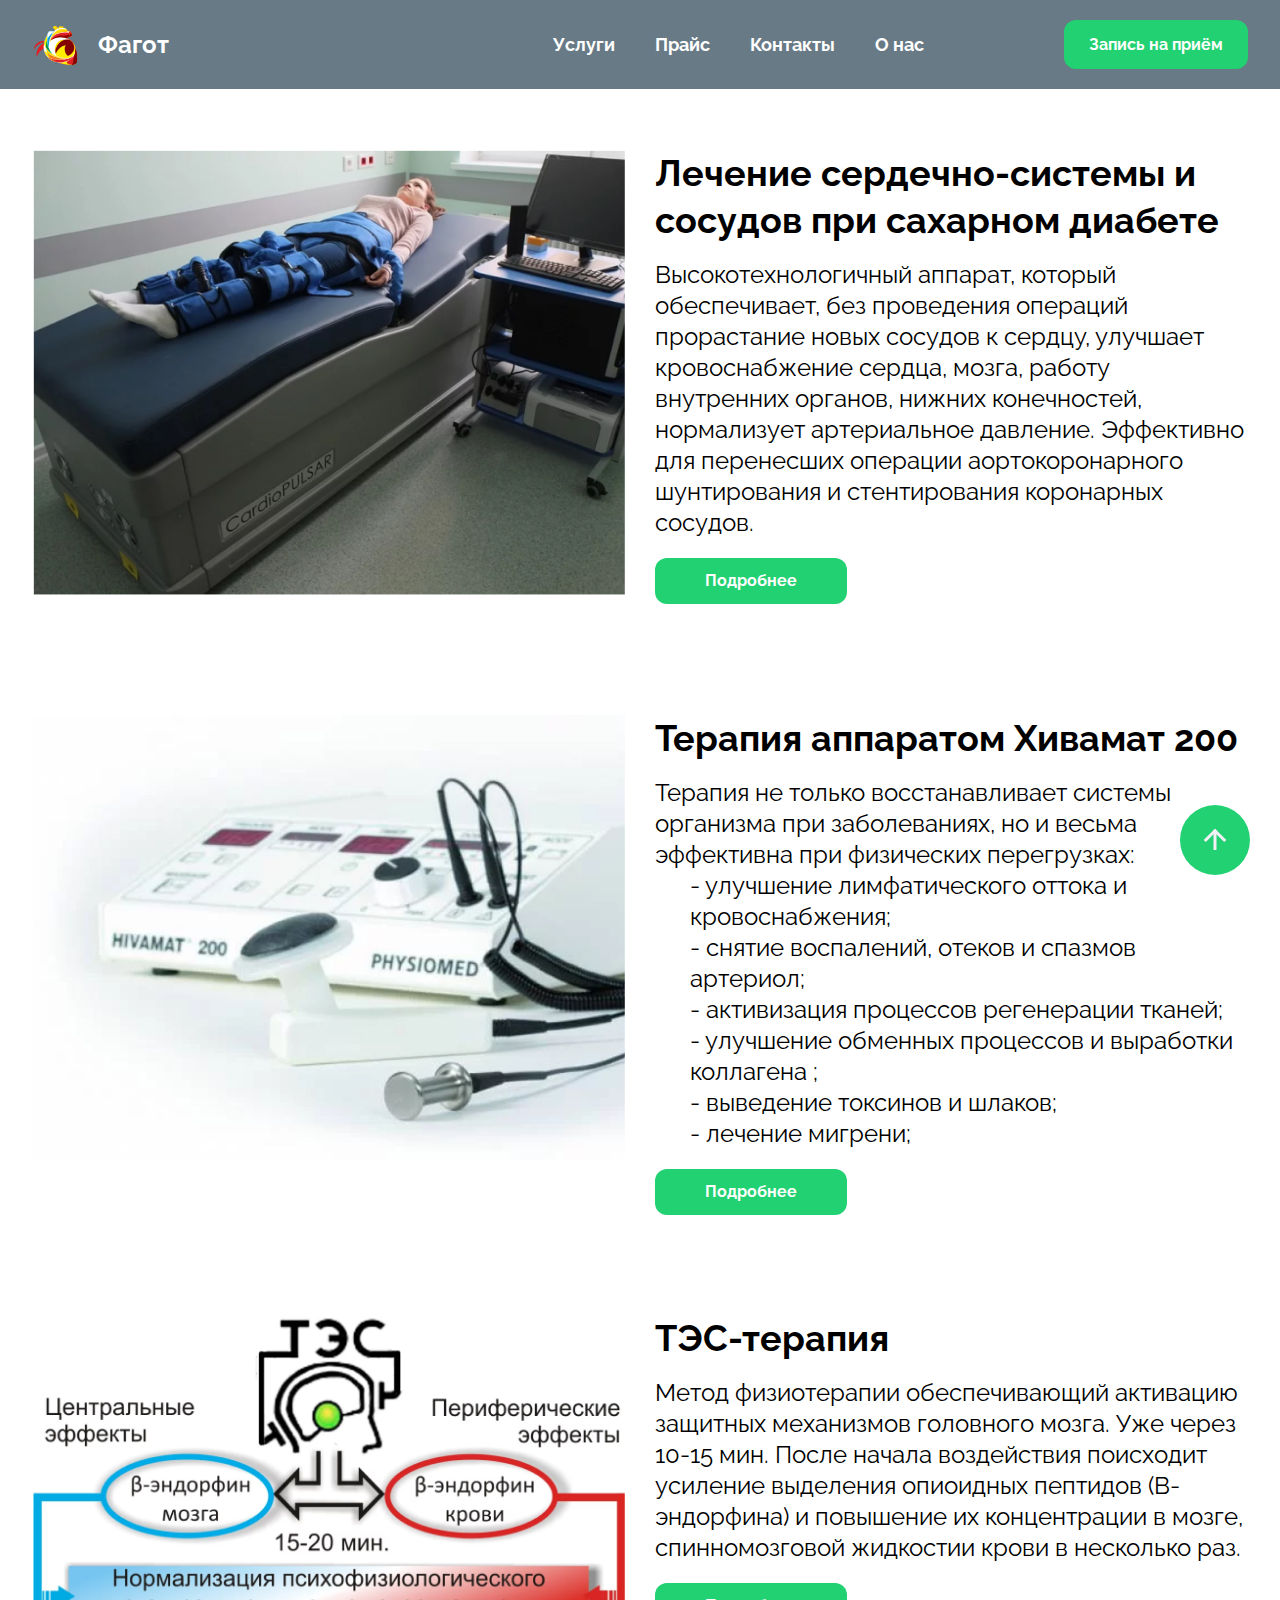
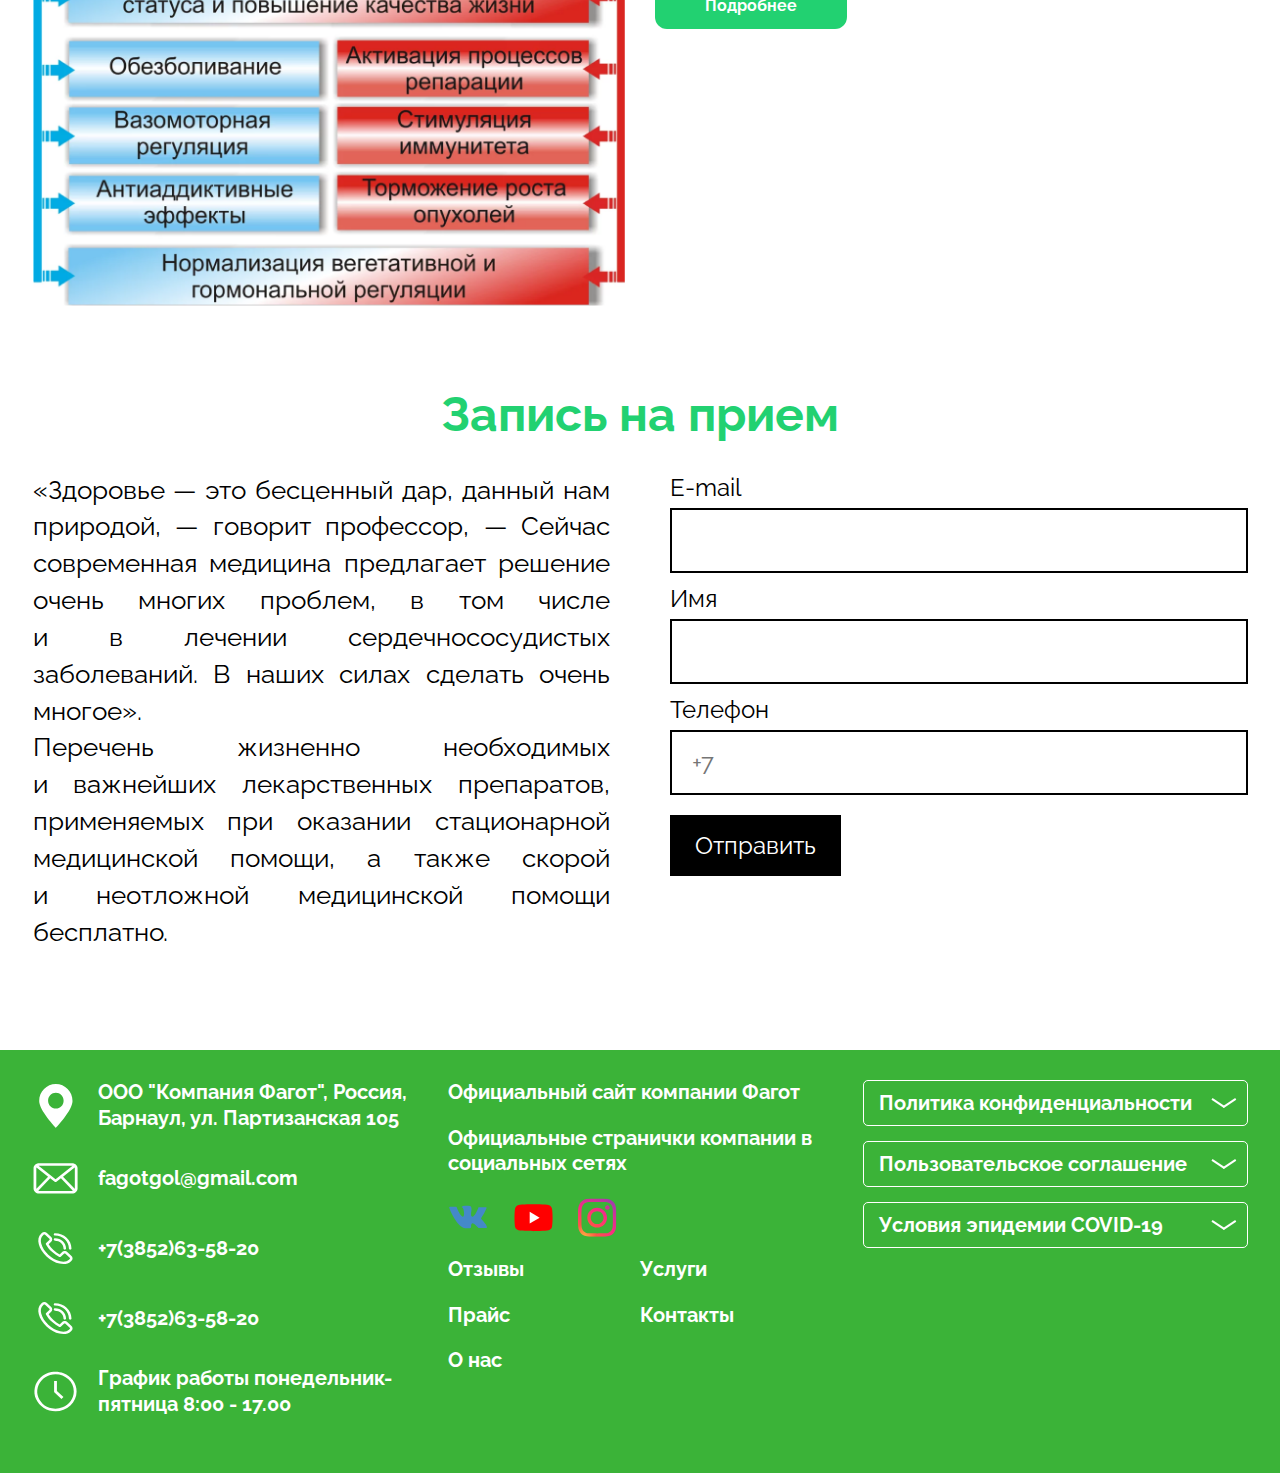
<file: Services.html>
<!DOCTYPE html>
<html lang="ru">

<head>
	<title>Услуги</title>
	<meta charset="UTF-8">
	<meta name="format-detection" content="telephone=no">
	<!-- <style>body{opacity: 0;}</style> -->
	<link rel="stylesheet" href="css/style.min.css?_v=20230809135038">
	<link rel="stylesheet" href="css/style.min.css?_v=20230809135038">
	<link rel="shortcut icon" href="favicon.ico">

	<!-- <meta name="robots" content="noindex, nofollow"> -->
	<meta name="viewport" content="width=device-width, initial-scale=1.0">
</head>

<body>
	<!--  WRAPPER -->
	<div data-sticky class="wrapper">
		<!--   HEADER	 -->

		<header class="header">
			<div class="header__container">
				<div class="header__menu menu">
					<!--  HEADER -->
					<div class="logo">
						<a href="https://kenform.github.io/Fagot/" class="header__logo"><img src="img/Logo.svg" alt="">

							<h3 href="https://kenform.github.io/Fagot/">Фагот</h3>

						</a>
					</div>

					<div class="menu__nav menu">
						<nav class="menu__body">
							<ul class="menu__list">
								<li class="menu__item hidden"><a href="https://kenform.github.io/Fagot/" class="menu__link">Главная</a>
								</li>
								<li class="menu__item"><a href="Services.html" class="menu__link">Услуги </a></li>
								<li class="menu__item"><a href="Price.html" class="menu__link">Прайс </a></li>
								<li class="menu__item"><a href="Contacts.html" class="menu__link">Контакты </a></li>
								<li class="menu__item"><a href="About.html" class="menu__link">О нас </a></li>
								<li class="social__icons">
									<div class="social__icon">
										<a href="https://vk.com/id380587980"> <img src="img/Footer/Social/vk.svg" alt=""> </a>
									</div>

									<div class="social__icon">
										<a href="https://www.youtube.com/channel/UCD90CI_VDaVIHZNmUctW5lA"> <img src="img/Footer/Social/Youtube.svg" alt=""> </a>
									</div>

									<div class="social__icon">
										<a href="https://www.instagram.com/professorskaya_klinika/"> <img src="img/Footer/Social/Instagram.svg" alt=""></a>
									</div>



								</li>
							</ul>
						</nav>

						<button data-da=".menu__list,769" type="submit" class="button button__header">
							<a href="https://booking.medflex.ru/?user=c04ae232d1856d7dacaa8c9697bfa78c">Запись на приём</a> </button>

						<!-- Icon burger -->
						<button type="button" class="menu__icon icon-menu"><span></span></button>
					</div>


				</div>


			</div>

		</header>
		<main class="page">
			<!-- ScrollBtn -->
			<a id="back-to-top" class="isShowBtn"></a>

			<div class="category">
				<div class="category__container">
					<div class="category__row">

						<div class="category__column">
							<div class="category__item item">
								<div class="item__row">

									<div class="item__image ">
										<a href="Services__first.html">
											<img src="img/Services/Services__left-2.png" alt="Лечение сердечно-системы и сосудов при сахарном диабете">

										</a>
									</div>

									<div class="item__body">

										<div class="item__title">
											<h4>
												<a href="Services__first.html">Лечение сердечно-системы и сосудов при сахарном диабете</a>
											</h4>
										</div>

										<div class="item__text">
											<p>Высокотехнологичный аппарат, который обеспечивает, без проведения операций прорастание новых
												сосудов
												к
												сердцу, улучшает кровоснабжение сердца, мозга, работу внутренних органов, нижних конечностей,
												нормализует
												артериальное давление. Эффективно для перенесших операции аортокоронарного шунтирования и
												стентирования
												коронарных сосудов. </p>
										</div>

										<a href="Services__first.html" class="button button__service">
											Подробнее
										</a>

									</div>

								</div>
							</div>



						</div>

						<div class="category__column">
							<div class="category__item item">
								<div class="item__row">

									<div class="item__image">
										<a href="Services__second.html">
											<img src="img/Services/Services__left-1.png" alt="Терапия аппаратом Хивамат 20">
										</a>
									</div>

									<div class="item__body">
										<div class="item__title">

											<h4>
												<a href="Services__second.html"> Терапия аппаратом Хивамат 200</a>
											</h4>
										</div>

										<div class="item__text">
											<p>Терапия не только восстанавливает системы организма при заболеваниях, но и весьма эффективна
												при физических перегрузках:
											<ul>
												<li> - улучшение лимфатического оттока и кровоснабжения;</li>
												<li> - снятие воспалений, отеков и спазмов артериол;</li>
												<li> - активизация процессов регенерации тканей;</li>
												<li> - улучшение обменных процессов и выработки коллагена ;</li>
												<li> - выведение токсинов и шлаков;</li>
												<li> - лечение мигрени;</li>
											</ul>

											</p>
										</div>


										<a href="Services__second.html" class="button button__service">
											Подробнее
										</a>

									</div>

								</div>
							</div>



						</div>

						<div class="category__column">
							<div class="category__item item">
								<div class="item__row">

									<div class="item__image">
										<a href="Services__third.html">
											<img src="img/Services/Services__left.png" alt="">
										</a>
									</div>

									<div class="item__body">

										<div class="item__title">

											<h4>
												<a href="Services__third.html">ТЭС-терапия</a>
											</h4>
										</div>

										<div class="item__text">
											<p>Метод физиотерапии обеспечивающий активацию защитных механизмов головного мозга. Уже через
												10-15 мин.
												После начала воздействия поисходит усиление выделения опиоидных пептидов (В-эндорфина) и
												повышение их
												концентрации в мозге, спинномозговой жидкостии крови в несколько раз.
											</p>
										</div>

										<a href="Services__third.html" class="button button__service">
											Подробнее
										</a>

									</div>

								</div>
							</div>



						</div>

					</div>
				</div>
			</div>

			<div class="form">
				<div class="form__container">
					<div class="form__title title">
						<h3>Запись на прием</h3>
					</div>

					<div class="form__body">
						<div class="form__row">

							<div class="form__column">
								<div class="form__text">
									<p>&laquo;Здоровье&nbsp;&mdash; это бесценный дар, данный нам природой,&nbsp;&mdash; говорит
										профессор,&nbsp;&mdash; Сейчас современная медицина предлагает решение очень многих проблем, в&nbsp;том
										числе
										и&nbsp;в&nbsp;лечении сердечнососудистых заболеваний. В&nbsp;наших силах сделать очень многое&raquo;.
									<p> Перечень жизненно необходимых и&nbsp;важнейших лекарственных препаратов, применяемых при оказании
										стационарной
										медицинской помощи, а&nbsp;также скорой и&nbsp;неотложной медицинской помощи бесплатно.</p>
									</p>
								</div>
							</div>

							<div class="form__column">
								<form action="" method="POST" class="form__content">
									<div class="form__line">
										<label for="inp" class="form__label">E-mail</label>
										<input class="input" autocomplete="off" type="email" name="form[]" data-required="email" data-error="Неправильный E-mail">
									</div>

									<div class="form__line">
										<label for="inp" class="form__label">Имя</label>
										<input autocomplete="off" type="text" name="form[]" data-required="email" data-error="Неправильное Имя" class="input">
									</div>

									<div class="form__line">
										<label for="inp" class="form__label">Телефон</label>

										<input data-inputmask="'mask': '9' , 'repeat' : 11, 'greedy' : true" class="input" name="phone" placeholder="+7" autocomplete="off" data-error="Неправильный телефон" data-required="phone" type="tel" id="phone">

									</div>

									<button type="submit" class="form__button">Отправить</button>
								</form>
							</div>

						</div>





					</div>
				</div>
			</div>
		</main>
		<footer class="footer">
			<div class="footer__container">
				<div class="footer__row">

					<div class="footer__column">
						<ul class="footer__contacts">
							<li class="footer__item">
								<div class="item__img">
									<img src="img/Footer/Contacts/Marker.svg" alt="">
								</div>
								<div class="footer__text">
									<p>
										<a class="link" href="https://www.google.com/maps?ll=53.337132,83.779655&z=16&t=m&hl=en&gl=RU&mapclient=embed&cid=17492435233953632074">ООО
											"Компания Фагот", Россия, Барнаул, ул. Партизанская 105 </a>
									</p>
								</div>

							</li>

							<li class="footer__item">

								<div class="item__img">
									<img src="img/Footer/Contacts/Email.svg" alt="">
								</div>

								<div class="footer__text">
									<p>
										fagotgol@gmail.com
									</p>
								</div>

							</li>

							<li class="footer__item">

								<div class="item__img">
									<img src="img/Footer/Contacts/Phone.svg" alt="">
								</div>

								<div class="footer__text">
									<p>
										<a class="link" href="tel:+7(3852)63-58-2"> +7(3852)63-58-20</a>
									</p>
								</div>

							</li>
							<li class="footer__item">

								<div class="item__img">
									<img src="img/Footer/Contacts/Phone.svg" alt="">
								</div>

								<div class="footer__text">
									<p>
										<a class="link" href="tel:+7(3852)63-58-2"> +7(3852)63-58-20</a>

									</p>
								</div>

							</li>

							<li class="footer__item">

								<div class="item__img">
									<img src="img/Footer/Contacts/Clock.svg" alt="">
								</div>

								<div class="footer__text">
									<p>
										График работы
										понедельник-пятница
										8:00 - 17.00
									</p>
								</div>

							</li>


						</ul>
					</div>

					<div class="footer__column">
						<ul class="footer__social">
							<li>
								<p></p>
								Официальный сайт компании Фагот
							</li>

							<li>
								Официальные странички
								компании в социальных сетях
							</li>

							<li class="social__icons">
								<div class="social__icon">
									<a href="https://vk.com/id380587980"> <img src="img/Footer/Social/vk.svg" alt=""> </a>
								</div>

								<div class="social__icon">
									<a href="https://www.youtube.com/channel/UCD90CI_VDaVIHZNmUctW5lA"> <img src="img/Footer/Social/Youtube.svg" alt=""> </a>
								</div>

								<div class="social__icon">
									<a href="https://www.instagram.com/professorskaya_klinika/"> <img src="img/Footer/Social/Instagram.svg" alt=""></a>
								</div>

							</li>
							<ul class="pages">
								<li><a class="link" href="https://prodoctorov.ru/barnaul/lpu/24762-fagot/otzivi/#tab-content"> Отзывы </a>
								</li>

								<li>
									<a class="link" href="Services.html">Услуги</a>
								</li>

								<li>
									<a class="link" href="Price.html">Прайс</a>
								</li>

								<li>
									<a class="link" href="Contacts.html">Контакты</a>
								</li>

								<li>
									<a class="link" href="About.html">О нас</a>
								</li>
							</ul>



						</ul>

					</div>

					<div class="footer__column">

						<div data-one-spoller data-spollers class="spollers">
							<div class="spollers__item">
								<button type="button" data-spoller class="spollers__title"> Политика конфиденциальности</button>
								<div class="spollers__body">Настоящая Политика конфиденциальности является составной частью
									Пользовательского
									соглашения Сайта и действует в отношении всей информации, в том числе персональных данных Пользователя,
									получаемых Администрацией Сайта в процессе работы Пользователя с Сайтом, исполнения Пользовательского
									соглашения
									и соглашений между Администрацией сайта и Пользователем.</div>
							</div>

							<div class="spollers__item">
								<button type="button" data-spoller class="spollers__title"> Пользовательское соглашение</button>
								<div class="spollers__body">
									Настоящее пользовательское соглашение (далее - «Соглашение») регулирует порядок работы настоящего сайта
									(далее -
									«Сайт»), определяет условия использования материалов и сервисов Сайта. Администратор Сайта указывает
									информацию о
									себе, а также, контактные данные для обратной связи на Сайте. Настоящее Соглашение является публичной
									офертой в
									соответствии с действующим законодательством Российской Федерации. Совершение конклюдентных действий
									физическими,
									либо юридическими лицами (далее - «Пользователь»), направленных на использование Сайта считается
									безусловным
									принятием (акцептом) данного Соглашения. Настоящим Пользователь подтверждает, что акцепт Соглашения
									равносилен
									подписанию и заключению Соглашения на условиях, изложенных в настоящем Соглашении.
									Условия использования сайта
									Использование любых материалов и сервисов Сайта регулируется нормами действующего законодательства
									Российской
									Федерации. Материалы и сервисы Сайта предназначены исключительно для использования в законных целях.
									Пользователь вправе по своему усмотрению знакомиться с материалами сайта и сервисами Сайта, заказывать и
									приобретать товары и/или услуги предлагаемые на Сайте.
									Пользователь соглашается использовать Сайт, не нарушая имущественных и/или неимущественных прав третьих
									лиц, а
									равно запретов и ограничений, установле­­­­­­­­­­нных применимым правом, включая без ограничения:
									авторские и
									смежные права, права на товарные знаки, знаки обслуживания и наименования мест происхождения товаров,
									права на
									промышленные образцы, права использовать изображения людей, а также любых действий, которые приводят или
									могут
									привести к нарушению нормальной работы Сайта и сервисов Сайта, в частности используя программы для
									вмешательства
									или попытки вмешательства в процесс нормального функционирования Сайта.
									Использование материалов Сайта без согласия правообладателя не допускается. Для правомерного использования
									материалов Сайта необходимо согласие Администратора сайта или правообладателя материалов.
									При наличии технической возможности Пользователь вправе оставлять комментарии и иные записи на Сайте.
									Пользователь
									гарантирует, что комментарии или иные записи не нарушают применимого законодательства, не содержат
									материалов
									незаконного, непристойного, клеветнического, дискредитирующего, угрожающего, порнографического,
									враждебного
									характера, а также содержащих домогательства и признаки расовой или этнической дискриминации, призывающих
									к
									совершению действий, которые могут быть квалифицированы как уголовные преступления, равно как и считаться
									недопустимыми по иным причинам, материалов, пропагандирующих культ насилия и жестокости, материалов,
									содержащих
									нецензурную брань. Администрация Сайта не обязуется проводить предварительную модерацию материалов и
									записей на
									Сайте Пользователями. За комментариии записи на Сайте оставленные Пользователем, Пользователь несет
									ответственность
									самостоятельно и в полном объеме.
									Администратор Сайта не несет ответственности за посещение и использование Пользователем внешних ресурсов,
									ссылки на
									которые могут содержаться на Сайте, Пользователь переходит по ссылкам содержащимся на Сайте на внешние
									ресурсы, по
									своему усмотрению на свой страх и риск.
									Пользователь согласен с тем, что Администрация Сайта не несет ответственности перед Пользователем в связи
									с любыми
									возможными или возникшими потерями или убытками, связанными с любым содержанием Сайта, товарами или
									услугами,
									доступными на Сайте или полученными через внешние сайты или ресурсы, либо иные контакты Пользователя, в
									которые он
									вступил, используя размещенную на Сайте информацию или ссылки навнешние ресурсы.
									Предоставление в любой форме (регистрация на Сайте, осуществление заказов, подписка на рекламныерассылки
									итд.)
									своих персональных данных Администрации сайта, Пользователь выражает согласие на обработку персональных
									данных
									Администрацией сайта в соответствии с Федеральным законом “О персональных данных” от 27.07.2006№152-ФЗ.
									Обработка
									персональных данных Пользователя регулируется действующим законодательством Российской Федерации и
									Политикой
									конфиденциальности Сайта.
									Администратор Сайта вправе в любое время в одностороннем порядке, без каких либо уведомлений Пользователя,
									изменять
									содержимое Сайта, а также изменять условия настоящего Соглашения. Такие изменения вступают в силу с
									момента
									размещения новой версии Соглашения на данной странице. Актуальная версия Соглашения всегда расположена на
									данной
									странице. Для избежания споров по поводу изменения Соглашения Администратор Сайта рекомендует периодически
									ознакамливаться с содержимым Соглашения расположенного на данной странице. При несогласии Пользователя с
									внесенными
									изменениями он обязан отказаться от использования Сайта.
									Администратор Сайта вправе в одностороннем порядке ограничивать доступ Пользователя на Сайт, если будет
									обоснованно
									считать, что Пользователь ведет неправомерную деятельность. Кроме того, администратор вправе удалять
									материалы
									Пользователей по требованию уполномоченных органов государственной власти или заинтересованных лиц в
									случае, если
									данные материалы нарушают применимое законодательство или права третьих лиц.
									Администратор Сайта и Пользователь несут ответственность за неисполнение или ненадлежащее исполнение своих
									обязательств в соответствии с Соглашением и действующим законодательством Российской Федерации.
									Администратор Сайта
									не несет ответственность за технические перебои в работе Сайта, вместе с тем Администратор Сайта обязуется
									принимать все разумные меры для предотвращения таких перебоев.
									Все возможные споры, вытекающие из настоящего Соглашения или связанные с ним, подлежат разрешению в
									соответствии с
									действующим законодательством Российской Федерации.
									Все данные, размещенные или размещаемые на настоящем Сайте, находятся на оборудовании находящемся на
									территории
									Российской Федерации.
									Администратор вправе прекращать работу Сайта, а равно частично или полностью прекращать доступ к сайту до
									завершения необходимого технического обслуживания и (или) модернизации Сайта.
									Совершая действия по принятию настоящего Соглашения (оферты), Пользователь гарантирует, что ознакомлен,
									соглашается, полностью и безоговорочно принимает все условия Соглашения в целом, обязуется их соблюдать.
								</div>
							</div>

							<div class="spollers__item">
								<button type="button" data-spoller class="spollers__title"> Условия эпидемии COVID-19 </button>
								<div class="spollers__body">
									<p>С учетом внесенных изменений в Указ губернатора Алтайского края от 31.03.2020
										‹‹Об
										отдельных мерах по предупреждению завоза и распространения новой короновирусной инфекции COVID-19›› (от
										06.04.2020 №50) ООО “ Компания Фагот“ , Профессорская клиника Гольберга Я.С. возобновляет работу с
										30.04.2020г.
									<p> Профессорская клиника Гольберга Я.С., НЕ ПРИНИМАЕТ при:
										- Температуре тела выше 37 °С.
										- Наличии признаков ОРВИ.
										- При сроке менее 14 дней, после прибытия из-за границы, городов, районов установленных на карантин.
										- Если менее 14 дней был в контакте с больным COVID-19.
										Полный текст приказа размещен на официальном сайте Правительства Алтайского края
										-https://www.altairegion22.ru
										/upload/iblock/968/44_UG_31
										.03.2020.pdf</p>

									<p> Прием ведётся только по предварительной записи,
										во избежание одномоментного скопления большого количества людей в вестибюле и коридорах клиники. С
										этой же
										целью просим вас, по возможности, ограничить количество сопровождающих лиц. На входе всем пациентам
										проводится
										термометрия.</p>
									<p>В клинике предприняты все необходимые меры для профилактики распространения инфекции.
										Очень просим вас, при наличии возможности, посещать клинику в индивидуальных средствах защиты (лицевой
										маске) .
										Мы готовы принять пациентов с заболеваниями и состояниями, при которых отсрочка оказания медицинской
										помощи на
										определенное время, может повлечь за собой ухудшение состояния, угрозу жизни, здоровью, включая острые
										заболевания, обострение хронических заболеваний.</p>

									</p>
								</div>
							</div>
						</div>

					</div>

				</div>
			</div>

		</footer>

	</div>
	<!-- 
<div id="popup" aria-hidden="true" class="popup">
	<div class="popup__wrapper">
		<div class="popup__content">
			<button data-close type="button" class="popup__close">Закрыть</button>
			<div class="popup__text">
			</div>
		</div>
	</div>
</div>
 -->

	<script src="js/app.min.js?_v=20230809135038"></script>


</body>


</html>
</file>
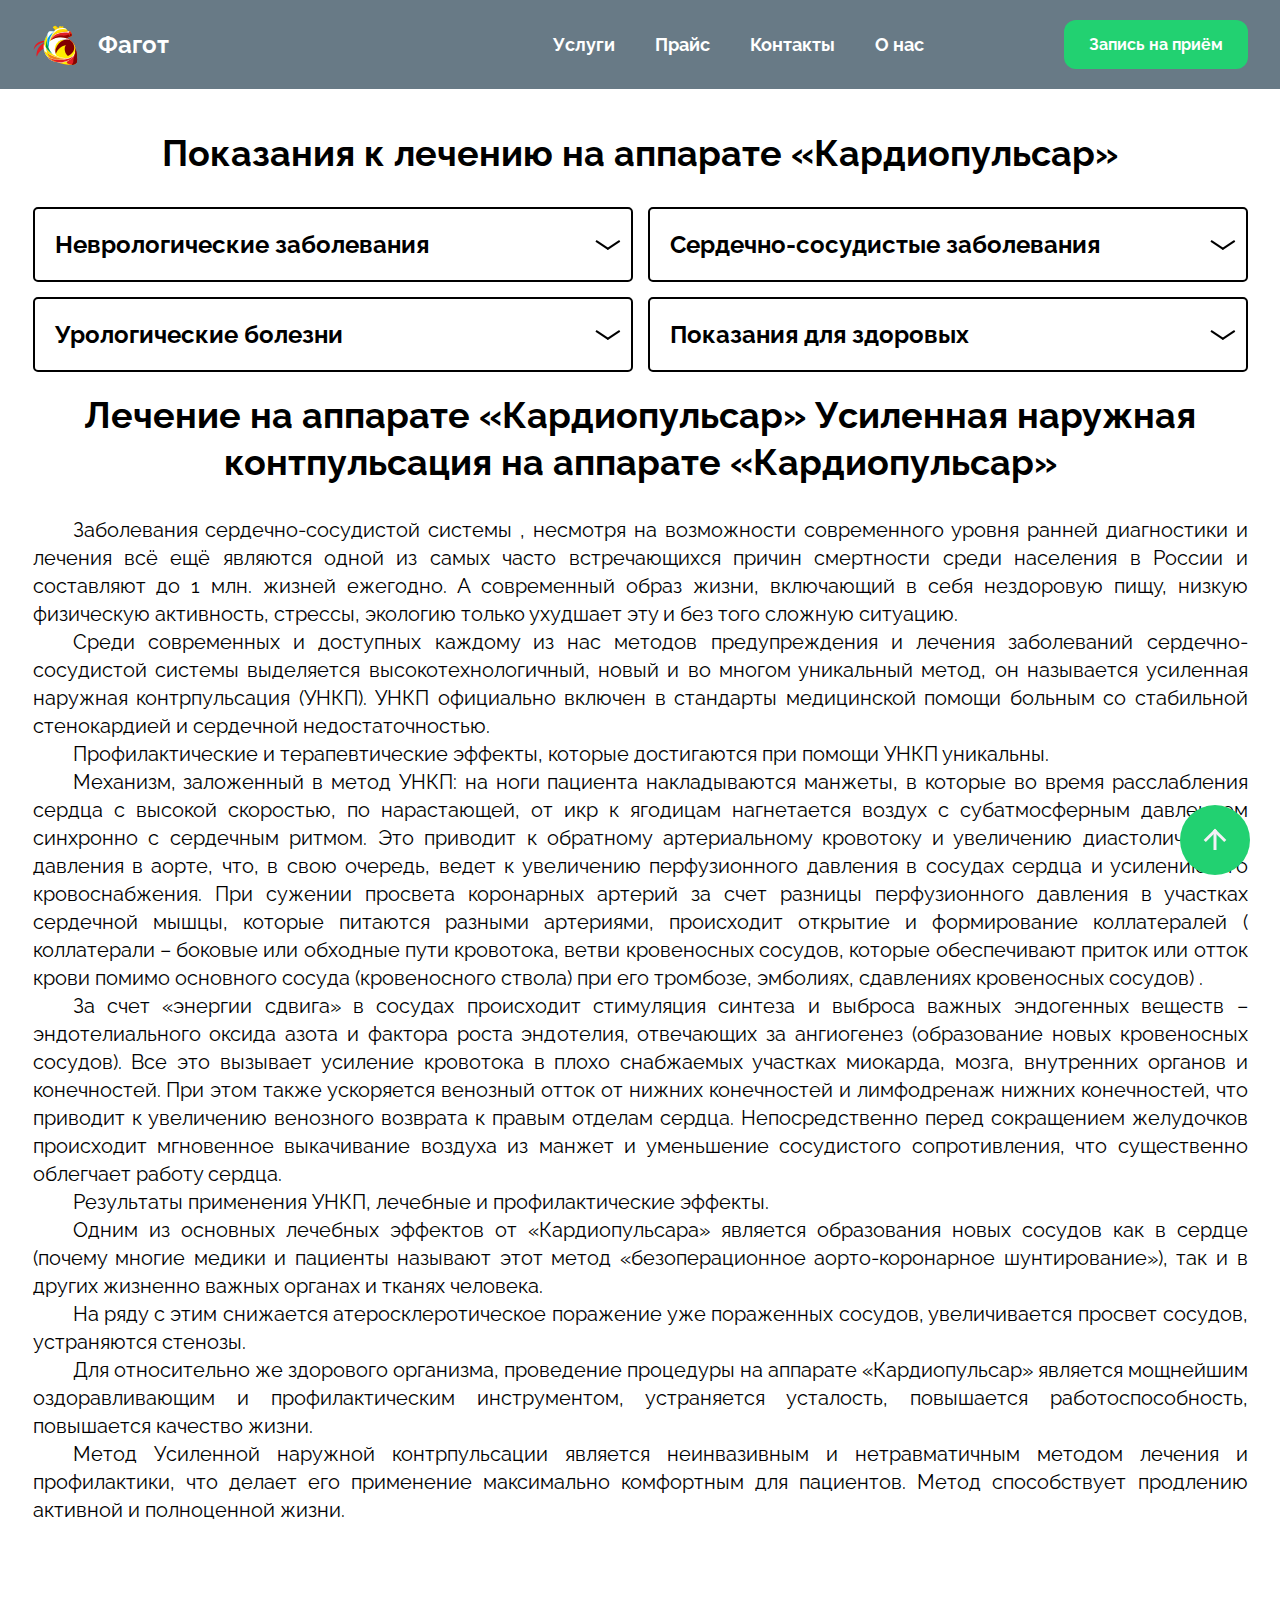
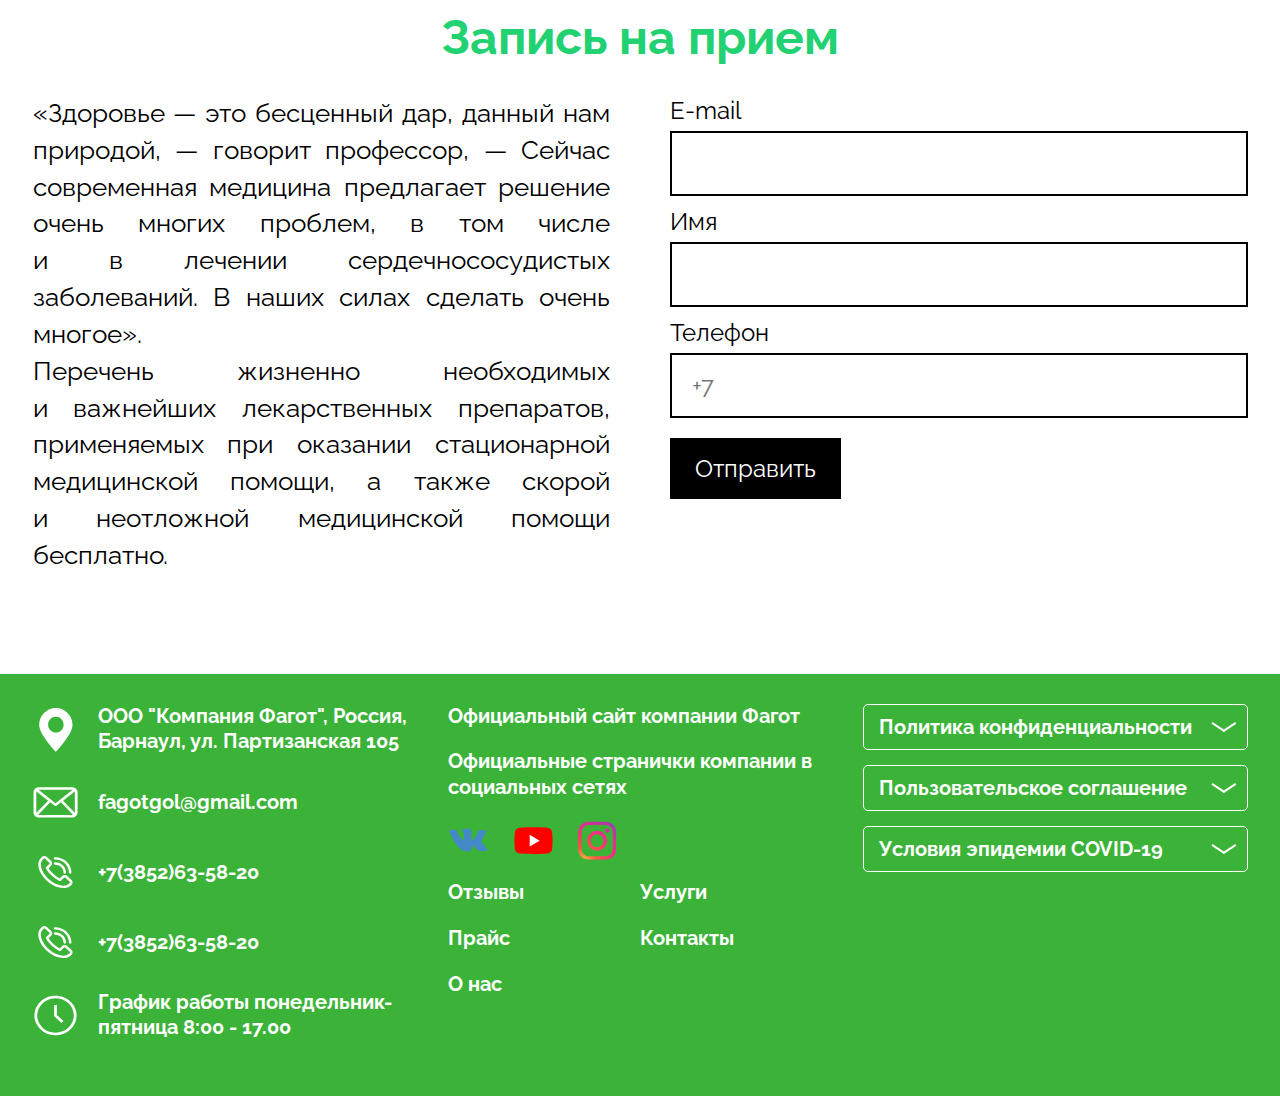
<file: Services__first.html>
<!DOCTYPE html>
<html lang="ru">

<head>
	<title>Кардиопульсар</title>
	<meta charset="UTF-8">
	<meta name="format-detection" content="telephone=no">
	<!-- <style>body{opacity: 0;}</style> -->
	<link rel="stylesheet" href="css/style.min.css?_v=20230809135038">
	<link rel="stylesheet" href="css/style.min.css?_v=20230809135038">
	<link rel="shortcut icon" href="favicon.ico">

	<!-- <meta name="robots" content="noindex, nofollow"> -->
	<meta name="viewport" content="width=device-width, initial-scale=1.0">
</head>

<body>
	<!--  WRAPPER -->
	<div data-sticky class="wrapper">
		<!--   HEADER	 -->

		<header class="header">
			<div class="header__container">
				<div class="header__menu menu">
					<!--  HEADER -->
					<div class="logo">
						<a href="https://kenform.github.io/Fagot/" class="header__logo"><img src="img/Logo.svg" alt="">

							<h3 href="https://kenform.github.io/Fagot/">Фагот</h3>

						</a>
					</div>

					<div class="menu__nav menu">
						<nav class="menu__body">
							<ul class="menu__list">
								<li class="menu__item hidden"><a href="https://kenform.github.io/Fagot/" class="menu__link">Главная</a>
								</li>
								<li class="menu__item"><a href="Services.html" class="menu__link">Услуги </a></li>
								<li class="menu__item"><a href="Price.html" class="menu__link">Прайс </a></li>
								<li class="menu__item"><a href="Contacts.html" class="menu__link">Контакты </a></li>
								<li class="menu__item"><a href="About.html" class="menu__link">О нас </a></li>
								<li class="social__icons">
									<div class="social__icon">
										<a href="https://vk.com/id380587980"> <img src="img/Footer/Social/vk.svg" alt=""> </a>
									</div>

									<div class="social__icon">
										<a href="https://www.youtube.com/channel/UCD90CI_VDaVIHZNmUctW5lA"> <img src="img/Footer/Social/Youtube.svg" alt=""> </a>
									</div>

									<div class="social__icon">
										<a href="https://www.instagram.com/professorskaya_klinika/"> <img src="img/Footer/Social/Instagram.svg" alt=""></a>
									</div>



								</li>
							</ul>
						</nav>

						<button data-da=".menu__list,769" type="submit" class="button button__header">
							<a href="https://booking.medflex.ru/?user=c04ae232d1856d7dacaa8c9697bfa78c">Запись на приём</a> </button>

						<!-- Icon burger -->
						<button type="button" class="menu__icon icon-menu"><span></span></button>
					</div>


				</div>


			</div>

		</header>
		<main class="page">
			<!-- ScrollBtn -->
			<a id="back-to-top" class="isShowBtn"></a>
			<div class="cardiopulse">
				<div class="cardiopulse__container">

					<div class="cardiopulse__spollers ">
						<div class="title__black">
							<h4>Показания к лечению на аппарате «Кардиопульсар» </h4>
						</div>

						<div data-spollers data-one-spoller class="spollers">
							<!-- _spoller-active -->

							<div class="spollers__item">
								<button type="button" data-spoller class="spollers__title">Неврологические
									заболевания</button>
								<div class="spollers__body _services">
									<ol>
										<li>Сосудистая патология нервной системы:</li>
										<p>хроническая дисциркуляторная энцефалопатия с цефальгическими и вестибулопатическими
											проявлениями;</p>

										<p>состояние после перенесенных ишемических инсультов, преходящих нарушениях мозгового
											кровообращения
											при условии самостоятельного передвижения после выписки из стационара;</p>
										<p>вегетососудистая дистония;</p>



										<li>Сахарный диабет второго типа, с явлениями полиневропатии, энцефалопатии, ангиопатии. </li>
										<li>Болезнь Паркинсона, дрожательно ригидная, дрожательная форма без выраженных
											интелектуально-мнеститечких нарушений; </li>
										<li> Остеохондроз позвоночника с нейрососудистыми синдромами, спондилогенные корешковые и
											вегетативные
											боли: </li>
										<li> пояснично-крестцовый радикулит, остеохондроз шейного и грудного отделов позвоночника;</li>
										<li> Послестрессовые состояния, депрессия, повышенная утомляемость, снижение работоспособности;</li>

										<li>Головные боли различного происхождения; </li>
									</ol>
								</div>
							</div>

							<div class="spollers__item">
								<button type="button" data-spoller class="spollers__title ">Сердечно-сосудистые
									заболевания</button>
								<div class="spollers__body _services">
									<ul>
										<li> Гипертоническая болезнь 1 и 2 стадий, 1 и 2 степени;</li>
										<li> Симптоматические артериальные гипертензии 1 и 2 степени;</li>
										<li> Гипотоническая болезнь;</li>
										<li>Вегетодистония по кардиальному типу;</li>
										<li> Ишемическая болезнь сердца:</li>
										<li> Стенокардия 1-2 функциональный класс;</li>
										<li>Постинфарктный кардиосклероз с сердечной недостаточностью не выше второго функционального
											класса;</li>
										<li> Нарушение сердечного ритма – редкая экстрасистолия (10 в 1 или 30 в 1 час при суточном
											монетарировании ЭКГ); Cостояние после оперативного лечения (АКШ или стентирования);</li>
										<li> Сочетание с артериальной гипертонией сахарным диабетом;</li>

										<li> После перенесенного инфаркта миокарда (через 6 – 8 месяцев после окончания острых явлений) при
											сердечной недостаточности не выше 2 функционального класса.</li>
										<li> Хронические ревматические болезни сердца;</li>
										<li> Заболевания артерий и вен нижних конечностей (через 2 месяца после поверхностных и 4 месяца
											после глубоких) Метаболический синдром;</li>
										<li> Наличие факторов риска сердечно-сосудистых заболеваний;</li>
										<li> Недостаточность кровообращения 1-4 функ. класса в том числе в порядке подготовки к
											операционному лечению (аортокоронарному шунтированию или баллонной дилатации);</li>
										<li> Низкая фракция выброса; </li>

									</ul>
								</div>
							</div>

							<div class="spollers__item">
								<button type="button" data-spoller class="spollers__title ">Урологические болезни</button>
								<div class="spollers__body _services">
									<p>Снижение мужской потенции</p>
								</div>
							</div>

							<div class="spollers__item">
								<button type="button" data-spoller class="spollers__title "> Показания для здоровых</button>
								<div class="spollers__body _services">
									<ol>
										<li>Профилактика сердечно-сосудистых заболеваний;</li>
										<li>Профилактика сердечно-сосудистых заболеваний;</li>
										<li>Для увеличения мышечной массы;</li>
										<li> Для восстановления работоспособности у лиц тяжелого физического и умственного труда</li>
										<li> Для быстрейшего восстановления после длительных тренировок спортсменов;</li>
										<li> Для подготовки спортсменов к ответственным Российским и Международным соревнованиям</li>
									</ol>
								</div>
							</div>
						</div>
					</div>

					<div class="cardiopulse__content">

						<div class="title__black">
							<h4>Лечение на аппарате «Кардиопульсар» Усиленная наружная контпульсация на аппарате «Кардиопульсар»</h4>
						</div>

						<div class="cardiopulse__text">

							<p>Заболевания сердечно-сосудистой системы , несмотря на возможности современного уровня ранней
								диагностики и
								лечения всё ещё являются одной из самых часто встречающихся причин смертности среди населения в России и
								составляют до 1 млн. жизней ежегодно. А современный образ жизни, включающий в себя нездоровую пищу,
								низкую
								физическую активность, стрессы, экологию только ухудшает эту и без того сложную ситуацию.
							</p>
							<p>Среди современных и доступных каждому из нас методов предупреждения и лечения заболеваний
								сердечно-сосудистой
								системы выделяется высокотехнологичный, новый и во многом уникальный метод, он называется усиленная
								наружная
								контрпульсация (УНКП). УНКП официально включен в стандарты медицинской помощи больным со стабильной
								стенокардией и сердечной недостаточностью.
							</p>

							<p>Профилактические и терапевтические эффекты, которые достигаются при помощи УНКП уникальны.</p>
							<p>Механизм, заложенный в метод УНКП: на ноги пациента накладываются манжеты, в которые во время
								расслабления
								сердца с высокой скоростью, по нарастающей, от икр к ягодицам нагнетается воздух с субатмосферным
								давлением
								синхронно с сердечным ритмом. Это приводит к обратному артериальному кровотоку и увеличению
								диастолического
								давления в аорте, что, в свою очередь, ведет к увеличению перфузионного давления в сосудах сердца и
								усилению
								его кровоснабжения. При сужении просвета коронарных артерий за счет разницы перфузионного давления в
								участках
								сердечной мышцы, которые питаются разными артериями, происходит открытие и формирование коллатералей (
								коллатерали – боковые или обходные пути кровотока, ветви кровеносных сосудов, которые обеспечивают
								приток или
								отток крови помимо основного сосуда (кровеносного ствола) при его тромбозе, эмболиях, сдавлениях
								кровеносных
								сосудов) . </p>

							<p>За счет «энергии сдвига» в сосудах происходит стимуляция синтеза и выброса важных эндогенных веществ –
								эндотелиального оксида азота и фактора роста эндотелия, отвечающих за ангиогенез (образование новых
								кровеносных сосудов). Все это вызывает усиление кровотока в плохо снабжаемых участках миокарда, мозга,
								внутренних органов и конечностей. При этом также ускоряется венозный отток от нижних конечностей и
								лимфодренаж
								нижних конечностей, что приводит к увеличению венозного возврата к правым отделам сердца.
								Непосредственно
								перед сокращением желудочков происходит мгновенное выкачивание воздуха из манжет и уменьшение
								сосудистого
								сопротивления, что существенно облегчает работу сердца.
							</p>
							<p>Результаты применения УНКП, лечебные и профилактические эффекты.</p>
							<p>Одним из основных лечебных эффектов от «Кардиопульсара» является образования новых сосудов как в сердце
								(почему многие медики и пациенты называют этот метод «безоперационное аорто-коронарное шунтирование»),
								так и в
								других жизненно важных органах и тканях человека.
							</p>
							<p>На ряду с этим снижается атеросклеротическое поражение уже пораженных сосудов, увеличивается просвет
								сосудов,
								устраняются стенозы.
							</p>
							<p>Для относительно же здорового организма, проведение процедуры на аппарате «Кардиопульсар» является
								мощнейшим
								оздоравливающим и профилактическим инструментом, устраняется усталость, повышается работоспособность,
								повышается качество жизни.

							</p>
							<p>Метод Усиленной наружной контрпульсации является неинвазивным и нетравматичным методом лечения и
								профилактики,
								что делает его применение максимально комфортным для пациентов. Метод способствует продлению активной и
								полноценной жизни.</p>

						</div>
					</div>
				</div>
			</div>

			<div class="form">
				<div class="form__container">
					<div class="form__title title">
						<h3>Запись на прием</h3>
					</div>

					<div class="form__body">
						<div class="form__row">

							<div class="form__column">
								<div class="form__text">
									<p>&laquo;Здоровье&nbsp;&mdash; это бесценный дар, данный нам природой,&nbsp;&mdash; говорит
										профессор,&nbsp;&mdash; Сейчас современная медицина предлагает решение очень многих проблем, в&nbsp;том
										числе
										и&nbsp;в&nbsp;лечении сердечнососудистых заболеваний. В&nbsp;наших силах сделать очень многое&raquo;.
									<p> Перечень жизненно необходимых и&nbsp;важнейших лекарственных препаратов, применяемых при оказании
										стационарной
										медицинской помощи, а&nbsp;также скорой и&nbsp;неотложной медицинской помощи бесплатно.</p>
									</p>
								</div>
							</div>

							<div class="form__column">
								<form action="" method="POST" class="form__content">
									<div class="form__line">
										<label for="inp" class="form__label">E-mail</label>
										<input class="input" autocomplete="off" type="email" name="form[]" data-required="email" data-error="Неправильный E-mail">
									</div>

									<div class="form__line">
										<label for="inp" class="form__label">Имя</label>
										<input autocomplete="off" type="text" name="form[]" data-required="email" data-error="Неправильное Имя" class="input">
									</div>

									<div class="form__line">
										<label for="inp" class="form__label">Телефон</label>

										<input data-inputmask="'mask': '9' , 'repeat' : 11, 'greedy' : true" class="input" name="phone" placeholder="+7" autocomplete="off" data-error="Неправильный телефон" data-required="phone" type="tel" id="phone">

									</div>

									<button type="submit" class="form__button">Отправить</button>
								</form>
							</div>

						</div>





					</div>
				</div>
			</div>
		</main>
		<footer class="footer">
			<div class="footer__container">
				<div class="footer__row">

					<div class="footer__column">
						<ul class="footer__contacts">
							<li class="footer__item">
								<div class="item__img">
									<img src="img/Footer/Contacts/Marker.svg" alt="">
								</div>
								<div class="footer__text">
									<p>
										<a class="link" href="https://www.google.com/maps?ll=53.337132,83.779655&z=16&t=m&hl=en&gl=RU&mapclient=embed&cid=17492435233953632074">ООО
											"Компания Фагот", Россия, Барнаул, ул. Партизанская 105 </a>
									</p>
								</div>

							</li>

							<li class="footer__item">

								<div class="item__img">
									<img src="img/Footer/Contacts/Email.svg" alt="">
								</div>

								<div class="footer__text">
									<p>
										fagotgol@gmail.com
									</p>
								</div>

							</li>

							<li class="footer__item">

								<div class="item__img">
									<img src="img/Footer/Contacts/Phone.svg" alt="">
								</div>

								<div class="footer__text">
									<p>
										<a class="link" href="tel:+7(3852)63-58-2"> +7(3852)63-58-20</a>
									</p>
								</div>

							</li>
							<li class="footer__item">

								<div class="item__img">
									<img src="img/Footer/Contacts/Phone.svg" alt="">
								</div>

								<div class="footer__text">
									<p>
										<a class="link" href="tel:+7(3852)63-58-2"> +7(3852)63-58-20</a>

									</p>
								</div>

							</li>

							<li class="footer__item">

								<div class="item__img">
									<img src="img/Footer/Contacts/Clock.svg" alt="">
								</div>

								<div class="footer__text">
									<p>
										График работы
										понедельник-пятница
										8:00 - 17.00
									</p>
								</div>

							</li>


						</ul>
					</div>

					<div class="footer__column">
						<ul class="footer__social">
							<li>
								<p></p>
								Официальный сайт компании Фагот
							</li>

							<li>
								Официальные странички
								компании в социальных сетях
							</li>

							<li class="social__icons">
								<div class="social__icon">
									<a href="https://vk.com/id380587980"> <img src="img/Footer/Social/vk.svg" alt=""> </a>
								</div>

								<div class="social__icon">
									<a href="https://www.youtube.com/channel/UCD90CI_VDaVIHZNmUctW5lA"> <img src="img/Footer/Social/Youtube.svg" alt=""> </a>
								</div>

								<div class="social__icon">
									<a href="https://www.instagram.com/professorskaya_klinika/"> <img src="img/Footer/Social/Instagram.svg" alt=""></a>
								</div>

							</li>
							<ul class="pages">
								<li><a class="link" href="https://prodoctorov.ru/barnaul/lpu/24762-fagot/otzivi/#tab-content"> Отзывы </a>
								</li>

								<li>
									<a class="link" href="Services.html">Услуги</a>
								</li>

								<li>
									<a class="link" href="Price.html">Прайс</a>
								</li>

								<li>
									<a class="link" href="Contacts.html">Контакты</a>
								</li>

								<li>
									<a class="link" href="About.html">О нас</a>
								</li>
							</ul>



						</ul>

					</div>

					<div class="footer__column">

						<div data-one-spoller data-spollers class="spollers">
							<div class="spollers__item">
								<button type="button" data-spoller class="spollers__title"> Политика конфиденциальности</button>
								<div class="spollers__body">Настоящая Политика конфиденциальности является составной частью
									Пользовательского
									соглашения Сайта и действует в отношении всей информации, в том числе персональных данных Пользователя,
									получаемых Администрацией Сайта в процессе работы Пользователя с Сайтом, исполнения Пользовательского
									соглашения
									и соглашений между Администрацией сайта и Пользователем.</div>
							</div>

							<div class="spollers__item">
								<button type="button" data-spoller class="spollers__title"> Пользовательское соглашение</button>
								<div class="spollers__body">
									Настоящее пользовательское соглашение (далее - «Соглашение») регулирует порядок работы настоящего сайта
									(далее -
									«Сайт»), определяет условия использования материалов и сервисов Сайта. Администратор Сайта указывает
									информацию о
									себе, а также, контактные данные для обратной связи на Сайте. Настоящее Соглашение является публичной
									офертой в
									соответствии с действующим законодательством Российской Федерации. Совершение конклюдентных действий
									физическими,
									либо юридическими лицами (далее - «Пользователь»), направленных на использование Сайта считается
									безусловным
									принятием (акцептом) данного Соглашения. Настоящим Пользователь подтверждает, что акцепт Соглашения
									равносилен
									подписанию и заключению Соглашения на условиях, изложенных в настоящем Соглашении.
									Условия использования сайта
									Использование любых материалов и сервисов Сайта регулируется нормами действующего законодательства
									Российской
									Федерации. Материалы и сервисы Сайта предназначены исключительно для использования в законных целях.
									Пользователь вправе по своему усмотрению знакомиться с материалами сайта и сервисами Сайта, заказывать и
									приобретать товары и/или услуги предлагаемые на Сайте.
									Пользователь соглашается использовать Сайт, не нарушая имущественных и/или неимущественных прав третьих
									лиц, а
									равно запретов и ограничений, установле­­­­­­­­­­нных применимым правом, включая без ограничения:
									авторские и
									смежные права, права на товарные знаки, знаки обслуживания и наименования мест происхождения товаров,
									права на
									промышленные образцы, права использовать изображения людей, а также любых действий, которые приводят или
									могут
									привести к нарушению нормальной работы Сайта и сервисов Сайта, в частности используя программы для
									вмешательства
									или попытки вмешательства в процесс нормального функционирования Сайта.
									Использование материалов Сайта без согласия правообладателя не допускается. Для правомерного использования
									материалов Сайта необходимо согласие Администратора сайта или правообладателя материалов.
									При наличии технической возможности Пользователь вправе оставлять комментарии и иные записи на Сайте.
									Пользователь
									гарантирует, что комментарии или иные записи не нарушают применимого законодательства, не содержат
									материалов
									незаконного, непристойного, клеветнического, дискредитирующего, угрожающего, порнографического,
									враждебного
									характера, а также содержащих домогательства и признаки расовой или этнической дискриминации, призывающих
									к
									совершению действий, которые могут быть квалифицированы как уголовные преступления, равно как и считаться
									недопустимыми по иным причинам, материалов, пропагандирующих культ насилия и жестокости, материалов,
									содержащих
									нецензурную брань. Администрация Сайта не обязуется проводить предварительную модерацию материалов и
									записей на
									Сайте Пользователями. За комментариии записи на Сайте оставленные Пользователем, Пользователь несет
									ответственность
									самостоятельно и в полном объеме.
									Администратор Сайта не несет ответственности за посещение и использование Пользователем внешних ресурсов,
									ссылки на
									которые могут содержаться на Сайте, Пользователь переходит по ссылкам содержащимся на Сайте на внешние
									ресурсы, по
									своему усмотрению на свой страх и риск.
									Пользователь согласен с тем, что Администрация Сайта не несет ответственности перед Пользователем в связи
									с любыми
									возможными или возникшими потерями или убытками, связанными с любым содержанием Сайта, товарами или
									услугами,
									доступными на Сайте или полученными через внешние сайты или ресурсы, либо иные контакты Пользователя, в
									которые он
									вступил, используя размещенную на Сайте информацию или ссылки навнешние ресурсы.
									Предоставление в любой форме (регистрация на Сайте, осуществление заказов, подписка на рекламныерассылки
									итд.)
									своих персональных данных Администрации сайта, Пользователь выражает согласие на обработку персональных
									данных
									Администрацией сайта в соответствии с Федеральным законом “О персональных данных” от 27.07.2006№152-ФЗ.
									Обработка
									персональных данных Пользователя регулируется действующим законодательством Российской Федерации и
									Политикой
									конфиденциальности Сайта.
									Администратор Сайта вправе в любое время в одностороннем порядке, без каких либо уведомлений Пользователя,
									изменять
									содержимое Сайта, а также изменять условия настоящего Соглашения. Такие изменения вступают в силу с
									момента
									размещения новой версии Соглашения на данной странице. Актуальная версия Соглашения всегда расположена на
									данной
									странице. Для избежания споров по поводу изменения Соглашения Администратор Сайта рекомендует периодически
									ознакамливаться с содержимым Соглашения расположенного на данной странице. При несогласии Пользователя с
									внесенными
									изменениями он обязан отказаться от использования Сайта.
									Администратор Сайта вправе в одностороннем порядке ограничивать доступ Пользователя на Сайт, если будет
									обоснованно
									считать, что Пользователь ведет неправомерную деятельность. Кроме того, администратор вправе удалять
									материалы
									Пользователей по требованию уполномоченных органов государственной власти или заинтересованных лиц в
									случае, если
									данные материалы нарушают применимое законодательство или права третьих лиц.
									Администратор Сайта и Пользователь несут ответственность за неисполнение или ненадлежащее исполнение своих
									обязательств в соответствии с Соглашением и действующим законодательством Российской Федерации.
									Администратор Сайта
									не несет ответственность за технические перебои в работе Сайта, вместе с тем Администратор Сайта обязуется
									принимать все разумные меры для предотвращения таких перебоев.
									Все возможные споры, вытекающие из настоящего Соглашения или связанные с ним, подлежат разрешению в
									соответствии с
									действующим законодательством Российской Федерации.
									Все данные, размещенные или размещаемые на настоящем Сайте, находятся на оборудовании находящемся на
									территории
									Российской Федерации.
									Администратор вправе прекращать работу Сайта, а равно частично или полностью прекращать доступ к сайту до
									завершения необходимого технического обслуживания и (или) модернизации Сайта.
									Совершая действия по принятию настоящего Соглашения (оферты), Пользователь гарантирует, что ознакомлен,
									соглашается, полностью и безоговорочно принимает все условия Соглашения в целом, обязуется их соблюдать.
								</div>
							</div>

							<div class="spollers__item">
								<button type="button" data-spoller class="spollers__title"> Условия эпидемии COVID-19 </button>
								<div class="spollers__body">
									<p>С учетом внесенных изменений в Указ губернатора Алтайского края от 31.03.2020
										‹‹Об
										отдельных мерах по предупреждению завоза и распространения новой короновирусной инфекции COVID-19›› (от
										06.04.2020 №50) ООО “ Компания Фагот“ , Профессорская клиника Гольберга Я.С. возобновляет работу с
										30.04.2020г.
									<p> Профессорская клиника Гольберга Я.С., НЕ ПРИНИМАЕТ при:
										- Температуре тела выше 37 °С.
										- Наличии признаков ОРВИ.
										- При сроке менее 14 дней, после прибытия из-за границы, городов, районов установленных на карантин.
										- Если менее 14 дней был в контакте с больным COVID-19.
										Полный текст приказа размещен на официальном сайте Правительства Алтайского края
										-https://www.altairegion22.ru
										/upload/iblock/968/44_UG_31
										.03.2020.pdf</p>

									<p> Прием ведётся только по предварительной записи,
										во избежание одномоментного скопления большого количества людей в вестибюле и коридорах клиники. С
										этой же
										целью просим вас, по возможности, ограничить количество сопровождающих лиц. На входе всем пациентам
										проводится
										термометрия.</p>
									<p>В клинике предприняты все необходимые меры для профилактики распространения инфекции.
										Очень просим вас, при наличии возможности, посещать клинику в индивидуальных средствах защиты (лицевой
										маске) .
										Мы готовы принять пациентов с заболеваниями и состояниями, при которых отсрочка оказания медицинской
										помощи на
										определенное время, может повлечь за собой ухудшение состояния, угрозу жизни, здоровью, включая острые
										заболевания, обострение хронических заболеваний.</p>

									</p>
								</div>
							</div>
						</div>

					</div>

				</div>
			</div>

		</footer>

	</div>
	<!-- 
<div id="popup" aria-hidden="true" class="popup">
	<div class="popup__wrapper">
		<div class="popup__content">
			<button data-close type="button" class="popup__close">Закрыть</button>
			<div class="popup__text">
			</div>
		</div>
	</div>
</div>
 -->

	<script src="js/app.min.js?_v=20230809135038"></script>


</body>


</html>
</file>
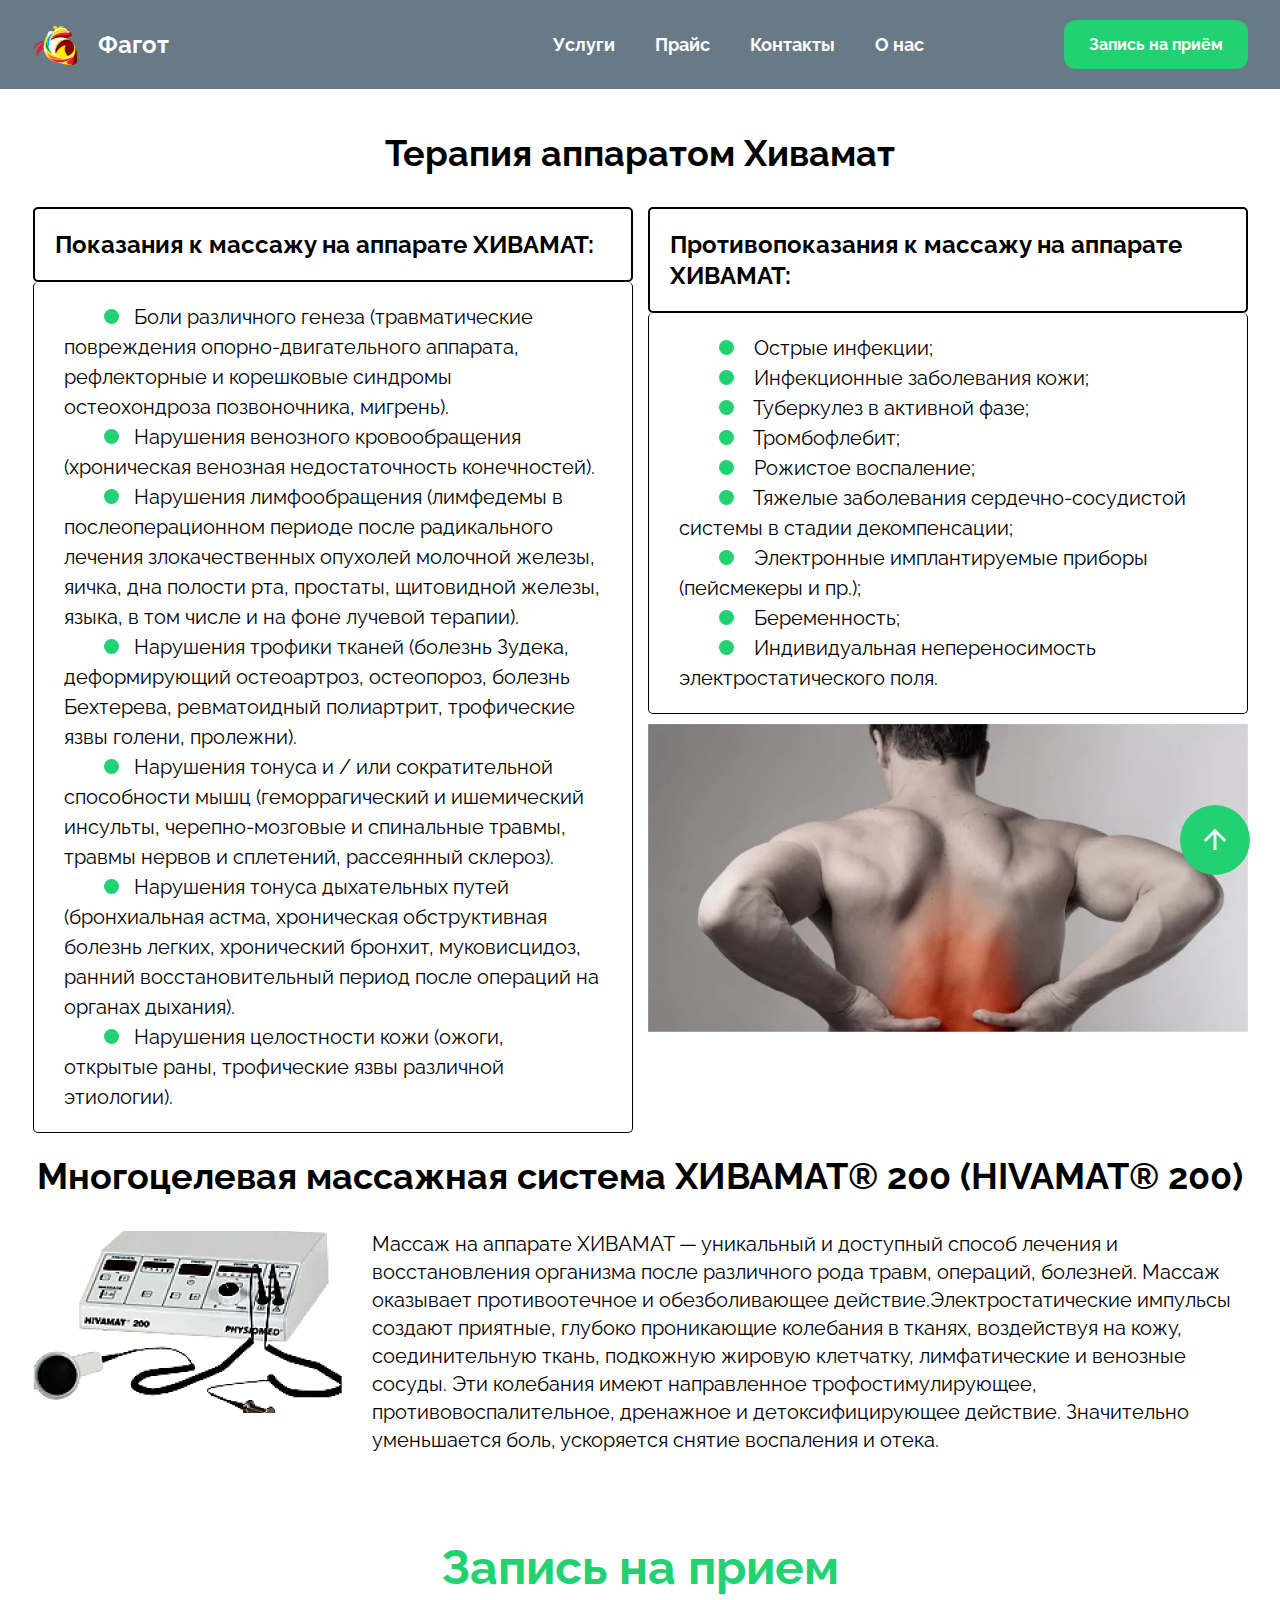
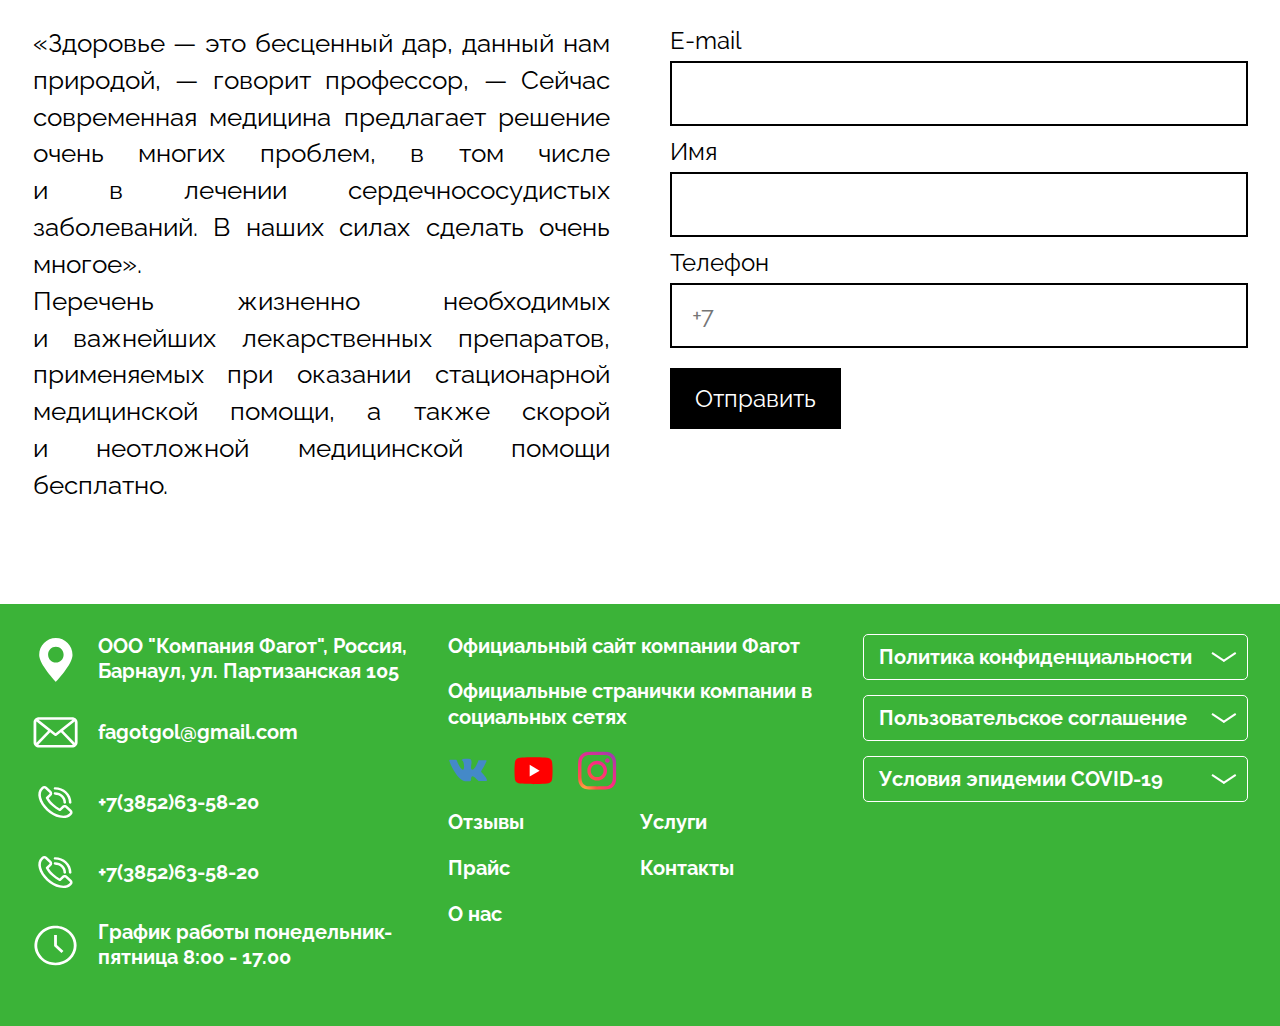
<file: Services__second.html>
<!DOCTYPE html>
<html lang="ru">

<head>
	<title>Хивамат</title>
	<meta charset="UTF-8">
	<meta name="format-detection" content="telephone=no">
	<!-- <style>body{opacity: 0;}</style> -->
	<link rel="stylesheet" href="css/style.min.css?_v=20230809135038">
	<link rel="stylesheet" href="css/style.min.css?_v=20230809135038">
	<link rel="shortcut icon" href="favicon.ico">

	<!-- <meta name="robots" content="noindex, nofollow"> -->
	<meta name="viewport" content="width=device-width, initial-scale=1.0">
</head>

<body>
	<!--  WRAPPER -->
	<div data-sticky class="wrapper">
		<!--   HEADER	 -->

		<header class="header">
			<div class="header__container">
				<div class="header__menu menu">
					<!--  HEADER -->
					<div class="logo">
						<a href="https://kenform.github.io/Fagot/" class="header__logo"><img src="img/Logo.svg" alt="">

							<h3 href="https://kenform.github.io/Fagot/">Фагот</h3>

						</a>
					</div>

					<div class="menu__nav menu">
						<nav class="menu__body">
							<ul class="menu__list">
								<li class="menu__item hidden"><a href="https://kenform.github.io/Fagot/" class="menu__link">Главная</a>
								</li>
								<li class="menu__item"><a href="Services.html" class="menu__link">Услуги </a></li>
								<li class="menu__item"><a href="Price.html" class="menu__link">Прайс </a></li>
								<li class="menu__item"><a href="Contacts.html" class="menu__link">Контакты </a></li>
								<li class="menu__item"><a href="About.html" class="menu__link">О нас </a></li>
								<li class="social__icons">
									<div class="social__icon">
										<a href="https://vk.com/id380587980"> <img src="img/Footer/Social/vk.svg" alt=""> </a>
									</div>

									<div class="social__icon">
										<a href="https://www.youtube.com/channel/UCD90CI_VDaVIHZNmUctW5lA"> <img src="img/Footer/Social/Youtube.svg" alt=""> </a>
									</div>

									<div class="social__icon">
										<a href="https://www.instagram.com/professorskaya_klinika/"> <img src="img/Footer/Social/Instagram.svg" alt=""></a>
									</div>



								</li>
							</ul>
						</nav>

						<button data-da=".menu__list,769" type="submit" class="button button__header">
							<a href="https://booking.medflex.ru/?user=c04ae232d1856d7dacaa8c9697bfa78c">Запись на приём</a> </button>

						<!-- Icon burger -->
						<button type="button" class="menu__icon icon-menu"><span></span></button>
					</div>


				</div>


			</div>

		</header>
		<main class="page">
			<!-- ScrollBtn -->
			<a id="back-to-top" class="isShowBtn"></a>
			<div class="cardiopulse">
				<div class="cardiopulse__container">

					<div class="cardiopulse__spollers ">
						<div class="title__black">
							<h4> Терапия аппаратом Хивамат </h4>
						</div>

						<div data-spollers="1000,max" class="spollers">
							<!-- _spoller-active -->

							<div class="spollers__item">
								<button type="button" data-spoller class="spollers__title">Показания к массажу на
									аппарате
									ХИВАМАТ:</button>
								<div class="spollers__body _services">

									<p>Боли различного генеза (травматические повреждения опорно-двигательного аппарата, рефлекторные и
										корешковые синдромы остеохондроза позвоночника, мигрень).
									</p>
									<p>Нарушения венозного кровообращения (хроническая венозная недостаточность конечностей).
									</p>
									<p>Нарушения лимфообращения (лимфедемы в послеоперационном периоде после радикального лечения
										злокачественных
										опухолей молочной железы, яичка, дна полости рта, простаты, щитовидной железы, языка, в том числе
										и на фоне
										лучевой терапии).
									</p>
									<p>Нарушения трофики тканей (болезнь Зудека, деформирующий остеоартроз, остеопороз, болезнь
										Бехтерева,
										ревматоидный полиартрит, трофические язвы голени, пролежни).

									</p>
									<p>Нарушения тонуса и / или сократительной способности мышц (геморрагический и ишемический
										инсульты,
										черепно-мозговые и спинальные травмы, травмы нервов и сплетений, рассеянный склероз).
									</p>

									<p>Нарушения тонуса дыхательных путей (бронхиальная астма, хроническая обструктивная болезнь
										легких,
										хронический бронхит, муковисцидоз, ранний восстановительный период после операций на органах
										дыхания).
									</p>
									<p>Нарушения целостности кожи (ожоги, открытые раны, трофические язвы различной этиологии). </p>

								</div>
							</div>

							<div class="spollers__item">
								<button type="button" data-spoller class="spollers__title">Противопоказания к массажу
									на
									аппарате
									ХИВАМАТ:</button>
								<div class="spollers__body _services">
									<p>
										Острые инфекции;
									</p>
									<p>
										Инфекционные заболевания кожи;

									</p>


									<p> Туберкулез в активной фазе;</p>
									<p> Тромбофлебит; </p>
									<p> Рожистое воспаление;</p>
									<p> Тяжелые заболевания сердечно-сосудистой системы в стадии декомпенсации;</p>
									<p> Электронные имплантируемые приборы (пейсмекеры и пр.);</p>
									<p> Беременность;</p>
									<p> Индивидуальная непереносимость электростатического поля.</p>


								</div>
								<div class="spollers__image">
									<img src="img/Home/BG_Swiper Slide.png" alt="">
								</div>
							</div>

						</div>
					</div>
					<div class="cardiopulse__info">
						<div class="title__black">
							<h4> Многоцелевая массажная система ХИВАМАТ® 200 (HIVAMAT® 200)
							</h4>
						</div>

						<div class="info__row">
							<div class="info__column">
								<div class="info__image">
									<img src="img/Services/Device.png" alt="">
								</div>

							</div>
							<div class="info__column">
								<div class="info__text">
									<p>
										Массаж на аппарате ХИВАМАТ — уникальный и доступный способ лечения и восстановления организма после
										различного
										рода травм, операций, болезней. Массаж оказывает противоотечное и обезболивающее
										действие.Электростатические
										импульсы создают приятные, глубоко проникающие колебания в тканях, воздействуя на кожу,
										соединительную
										ткань,
										подкожную жировую клетчатку, лимфатические и венозные сосуды. Эти колебания имеют направленное
										трофостимулирующее, противовоспалительное, дренажное и детоксифицирующее действие. Значительно
										уменьшается
										боль, ускоряется снятие воспаления и отека.
									</p>
								</div>

							</div>

						</div>
					</div>

				</div>
			</div>

			<div class="form">
				<div class="form__container">
					<div class="form__title title">
						<h3>Запись на прием</h3>
					</div>

					<div class="form__body">
						<div class="form__row">

							<div class="form__column">
								<div class="form__text">
									<p>&laquo;Здоровье&nbsp;&mdash; это бесценный дар, данный нам природой,&nbsp;&mdash; говорит
										профессор,&nbsp;&mdash; Сейчас современная медицина предлагает решение очень многих проблем, в&nbsp;том
										числе
										и&nbsp;в&nbsp;лечении сердечнососудистых заболеваний. В&nbsp;наших силах сделать очень многое&raquo;.
									<p> Перечень жизненно необходимых и&nbsp;важнейших лекарственных препаратов, применяемых при оказании
										стационарной
										медицинской помощи, а&nbsp;также скорой и&nbsp;неотложной медицинской помощи бесплатно.</p>
									</p>
								</div>
							</div>

							<div class="form__column">
								<form action="" method="POST" class="form__content">
									<div class="form__line">
										<label for="inp" class="form__label">E-mail</label>
										<input class="input" autocomplete="off" type="email" name="form[]" data-required="email" data-error="Неправильный E-mail">
									</div>

									<div class="form__line">
										<label for="inp" class="form__label">Имя</label>
										<input autocomplete="off" type="text" name="form[]" data-required="email" data-error="Неправильное Имя" class="input">
									</div>

									<div class="form__line">
										<label for="inp" class="form__label">Телефон</label>

										<input data-inputmask="'mask': '9' , 'repeat' : 11, 'greedy' : true" class="input" name="phone" placeholder="+7" autocomplete="off" data-error="Неправильный телефон" data-required="phone" type="tel" id="phone">

									</div>

									<button type="submit" class="form__button">Отправить</button>
								</form>
							</div>

						</div>





					</div>
				</div>
			</div>
		</main>
		<footer class="footer">
			<div class="footer__container">
				<div class="footer__row">

					<div class="footer__column">
						<ul class="footer__contacts">
							<li class="footer__item">
								<div class="item__img">
									<img src="img/Footer/Contacts/Marker.svg" alt="">
								</div>
								<div class="footer__text">
									<p>
										<a class="link" href="https://www.google.com/maps?ll=53.337132,83.779655&z=16&t=m&hl=en&gl=RU&mapclient=embed&cid=17492435233953632074">ООО
											"Компания Фагот", Россия, Барнаул, ул. Партизанская 105 </a>
									</p>
								</div>

							</li>

							<li class="footer__item">

								<div class="item__img">
									<img src="img/Footer/Contacts/Email.svg" alt="">
								</div>

								<div class="footer__text">
									<p>
										fagotgol@gmail.com
									</p>
								</div>

							</li>

							<li class="footer__item">

								<div class="item__img">
									<img src="img/Footer/Contacts/Phone.svg" alt="">
								</div>

								<div class="footer__text">
									<p>
										<a class="link" href="tel:+7(3852)63-58-2"> +7(3852)63-58-20</a>
									</p>
								</div>

							</li>
							<li class="footer__item">

								<div class="item__img">
									<img src="img/Footer/Contacts/Phone.svg" alt="">
								</div>

								<div class="footer__text">
									<p>
										<a class="link" href="tel:+7(3852)63-58-2"> +7(3852)63-58-20</a>

									</p>
								</div>

							</li>

							<li class="footer__item">

								<div class="item__img">
									<img src="img/Footer/Contacts/Clock.svg" alt="">
								</div>

								<div class="footer__text">
									<p>
										График работы
										понедельник-пятница
										8:00 - 17.00
									</p>
								</div>

							</li>


						</ul>
					</div>

					<div class="footer__column">
						<ul class="footer__social">
							<li>
								<p></p>
								Официальный сайт компании Фагот
							</li>

							<li>
								Официальные странички
								компании в социальных сетях
							</li>

							<li class="social__icons">
								<div class="social__icon">
									<a href="https://vk.com/id380587980"> <img src="img/Footer/Social/vk.svg" alt=""> </a>
								</div>

								<div class="social__icon">
									<a href="https://www.youtube.com/channel/UCD90CI_VDaVIHZNmUctW5lA"> <img src="img/Footer/Social/Youtube.svg" alt=""> </a>
								</div>

								<div class="social__icon">
									<a href="https://www.instagram.com/professorskaya_klinika/"> <img src="img/Footer/Social/Instagram.svg" alt=""></a>
								</div>

							</li>
							<ul class="pages">
								<li><a class="link" href="https://prodoctorov.ru/barnaul/lpu/24762-fagot/otzivi/#tab-content"> Отзывы </a>
								</li>

								<li>
									<a class="link" href="Services.html">Услуги</a>
								</li>

								<li>
									<a class="link" href="Price.html">Прайс</a>
								</li>

								<li>
									<a class="link" href="Contacts.html">Контакты</a>
								</li>

								<li>
									<a class="link" href="About.html">О нас</a>
								</li>
							</ul>



						</ul>

					</div>

					<div class="footer__column">

						<div data-one-spoller data-spollers class="spollers">
							<div class="spollers__item">
								<button type="button" data-spoller class="spollers__title"> Политика конфиденциальности</button>
								<div class="spollers__body">Настоящая Политика конфиденциальности является составной частью
									Пользовательского
									соглашения Сайта и действует в отношении всей информации, в том числе персональных данных Пользователя,
									получаемых Администрацией Сайта в процессе работы Пользователя с Сайтом, исполнения Пользовательского
									соглашения
									и соглашений между Администрацией сайта и Пользователем.</div>
							</div>

							<div class="spollers__item">
								<button type="button" data-spoller class="spollers__title"> Пользовательское соглашение</button>
								<div class="spollers__body">
									Настоящее пользовательское соглашение (далее - «Соглашение») регулирует порядок работы настоящего сайта
									(далее -
									«Сайт»), определяет условия использования материалов и сервисов Сайта. Администратор Сайта указывает
									информацию о
									себе, а также, контактные данные для обратной связи на Сайте. Настоящее Соглашение является публичной
									офертой в
									соответствии с действующим законодательством Российской Федерации. Совершение конклюдентных действий
									физическими,
									либо юридическими лицами (далее - «Пользователь»), направленных на использование Сайта считается
									безусловным
									принятием (акцептом) данного Соглашения. Настоящим Пользователь подтверждает, что акцепт Соглашения
									равносилен
									подписанию и заключению Соглашения на условиях, изложенных в настоящем Соглашении.
									Условия использования сайта
									Использование любых материалов и сервисов Сайта регулируется нормами действующего законодательства
									Российской
									Федерации. Материалы и сервисы Сайта предназначены исключительно для использования в законных целях.
									Пользователь вправе по своему усмотрению знакомиться с материалами сайта и сервисами Сайта, заказывать и
									приобретать товары и/или услуги предлагаемые на Сайте.
									Пользователь соглашается использовать Сайт, не нарушая имущественных и/или неимущественных прав третьих
									лиц, а
									равно запретов и ограничений, установле­­­­­­­­­­нных применимым правом, включая без ограничения:
									авторские и
									смежные права, права на товарные знаки, знаки обслуживания и наименования мест происхождения товаров,
									права на
									промышленные образцы, права использовать изображения людей, а также любых действий, которые приводят или
									могут
									привести к нарушению нормальной работы Сайта и сервисов Сайта, в частности используя программы для
									вмешательства
									или попытки вмешательства в процесс нормального функционирования Сайта.
									Использование материалов Сайта без согласия правообладателя не допускается. Для правомерного использования
									материалов Сайта необходимо согласие Администратора сайта или правообладателя материалов.
									При наличии технической возможности Пользователь вправе оставлять комментарии и иные записи на Сайте.
									Пользователь
									гарантирует, что комментарии или иные записи не нарушают применимого законодательства, не содержат
									материалов
									незаконного, непристойного, клеветнического, дискредитирующего, угрожающего, порнографического,
									враждебного
									характера, а также содержащих домогательства и признаки расовой или этнической дискриминации, призывающих
									к
									совершению действий, которые могут быть квалифицированы как уголовные преступления, равно как и считаться
									недопустимыми по иным причинам, материалов, пропагандирующих культ насилия и жестокости, материалов,
									содержащих
									нецензурную брань. Администрация Сайта не обязуется проводить предварительную модерацию материалов и
									записей на
									Сайте Пользователями. За комментариии записи на Сайте оставленные Пользователем, Пользователь несет
									ответственность
									самостоятельно и в полном объеме.
									Администратор Сайта не несет ответственности за посещение и использование Пользователем внешних ресурсов,
									ссылки на
									которые могут содержаться на Сайте, Пользователь переходит по ссылкам содержащимся на Сайте на внешние
									ресурсы, по
									своему усмотрению на свой страх и риск.
									Пользователь согласен с тем, что Администрация Сайта не несет ответственности перед Пользователем в связи
									с любыми
									возможными или возникшими потерями или убытками, связанными с любым содержанием Сайта, товарами или
									услугами,
									доступными на Сайте или полученными через внешние сайты или ресурсы, либо иные контакты Пользователя, в
									которые он
									вступил, используя размещенную на Сайте информацию или ссылки навнешние ресурсы.
									Предоставление в любой форме (регистрация на Сайте, осуществление заказов, подписка на рекламныерассылки
									итд.)
									своих персональных данных Администрации сайта, Пользователь выражает согласие на обработку персональных
									данных
									Администрацией сайта в соответствии с Федеральным законом “О персональных данных” от 27.07.2006№152-ФЗ.
									Обработка
									персональных данных Пользователя регулируется действующим законодательством Российской Федерации и
									Политикой
									конфиденциальности Сайта.
									Администратор Сайта вправе в любое время в одностороннем порядке, без каких либо уведомлений Пользователя,
									изменять
									содержимое Сайта, а также изменять условия настоящего Соглашения. Такие изменения вступают в силу с
									момента
									размещения новой версии Соглашения на данной странице. Актуальная версия Соглашения всегда расположена на
									данной
									странице. Для избежания споров по поводу изменения Соглашения Администратор Сайта рекомендует периодически
									ознакамливаться с содержимым Соглашения расположенного на данной странице. При несогласии Пользователя с
									внесенными
									изменениями он обязан отказаться от использования Сайта.
									Администратор Сайта вправе в одностороннем порядке ограничивать доступ Пользователя на Сайт, если будет
									обоснованно
									считать, что Пользователь ведет неправомерную деятельность. Кроме того, администратор вправе удалять
									материалы
									Пользователей по требованию уполномоченных органов государственной власти или заинтересованных лиц в
									случае, если
									данные материалы нарушают применимое законодательство или права третьих лиц.
									Администратор Сайта и Пользователь несут ответственность за неисполнение или ненадлежащее исполнение своих
									обязательств в соответствии с Соглашением и действующим законодательством Российской Федерации.
									Администратор Сайта
									не несет ответственность за технические перебои в работе Сайта, вместе с тем Администратор Сайта обязуется
									принимать все разумные меры для предотвращения таких перебоев.
									Все возможные споры, вытекающие из настоящего Соглашения или связанные с ним, подлежат разрешению в
									соответствии с
									действующим законодательством Российской Федерации.
									Все данные, размещенные или размещаемые на настоящем Сайте, находятся на оборудовании находящемся на
									территории
									Российской Федерации.
									Администратор вправе прекращать работу Сайта, а равно частично или полностью прекращать доступ к сайту до
									завершения необходимого технического обслуживания и (или) модернизации Сайта.
									Совершая действия по принятию настоящего Соглашения (оферты), Пользователь гарантирует, что ознакомлен,
									соглашается, полностью и безоговорочно принимает все условия Соглашения в целом, обязуется их соблюдать.
								</div>
							</div>

							<div class="spollers__item">
								<button type="button" data-spoller class="spollers__title"> Условия эпидемии COVID-19 </button>
								<div class="spollers__body">
									<p>С учетом внесенных изменений в Указ губернатора Алтайского края от 31.03.2020
										‹‹Об
										отдельных мерах по предупреждению завоза и распространения новой короновирусной инфекции COVID-19›› (от
										06.04.2020 №50) ООО “ Компания Фагот“ , Профессорская клиника Гольберга Я.С. возобновляет работу с
										30.04.2020г.
									<p> Профессорская клиника Гольберга Я.С., НЕ ПРИНИМАЕТ при:
										- Температуре тела выше 37 °С.
										- Наличии признаков ОРВИ.
										- При сроке менее 14 дней, после прибытия из-за границы, городов, районов установленных на карантин.
										- Если менее 14 дней был в контакте с больным COVID-19.
										Полный текст приказа размещен на официальном сайте Правительства Алтайского края
										-https://www.altairegion22.ru
										/upload/iblock/968/44_UG_31
										.03.2020.pdf</p>

									<p> Прием ведётся только по предварительной записи,
										во избежание одномоментного скопления большого количества людей в вестибюле и коридорах клиники. С
										этой же
										целью просим вас, по возможности, ограничить количество сопровождающих лиц. На входе всем пациентам
										проводится
										термометрия.</p>
									<p>В клинике предприняты все необходимые меры для профилактики распространения инфекции.
										Очень просим вас, при наличии возможности, посещать клинику в индивидуальных средствах защиты (лицевой
										маске) .
										Мы готовы принять пациентов с заболеваниями и состояниями, при которых отсрочка оказания медицинской
										помощи на
										определенное время, может повлечь за собой ухудшение состояния, угрозу жизни, здоровью, включая острые
										заболевания, обострение хронических заболеваний.</p>

									</p>
								</div>
							</div>
						</div>

					</div>

				</div>
			</div>

		</footer>

	</div>
	<!-- 
<div id="popup" aria-hidden="true" class="popup">
	<div class="popup__wrapper">
		<div class="popup__content">
			<button data-close type="button" class="popup__close">Закрыть</button>
			<div class="popup__text">
			</div>
		</div>
	</div>
</div>
 -->

	<script src="js/app.min.js?_v=20230809135038"></script>


</body>


</html>
</file>
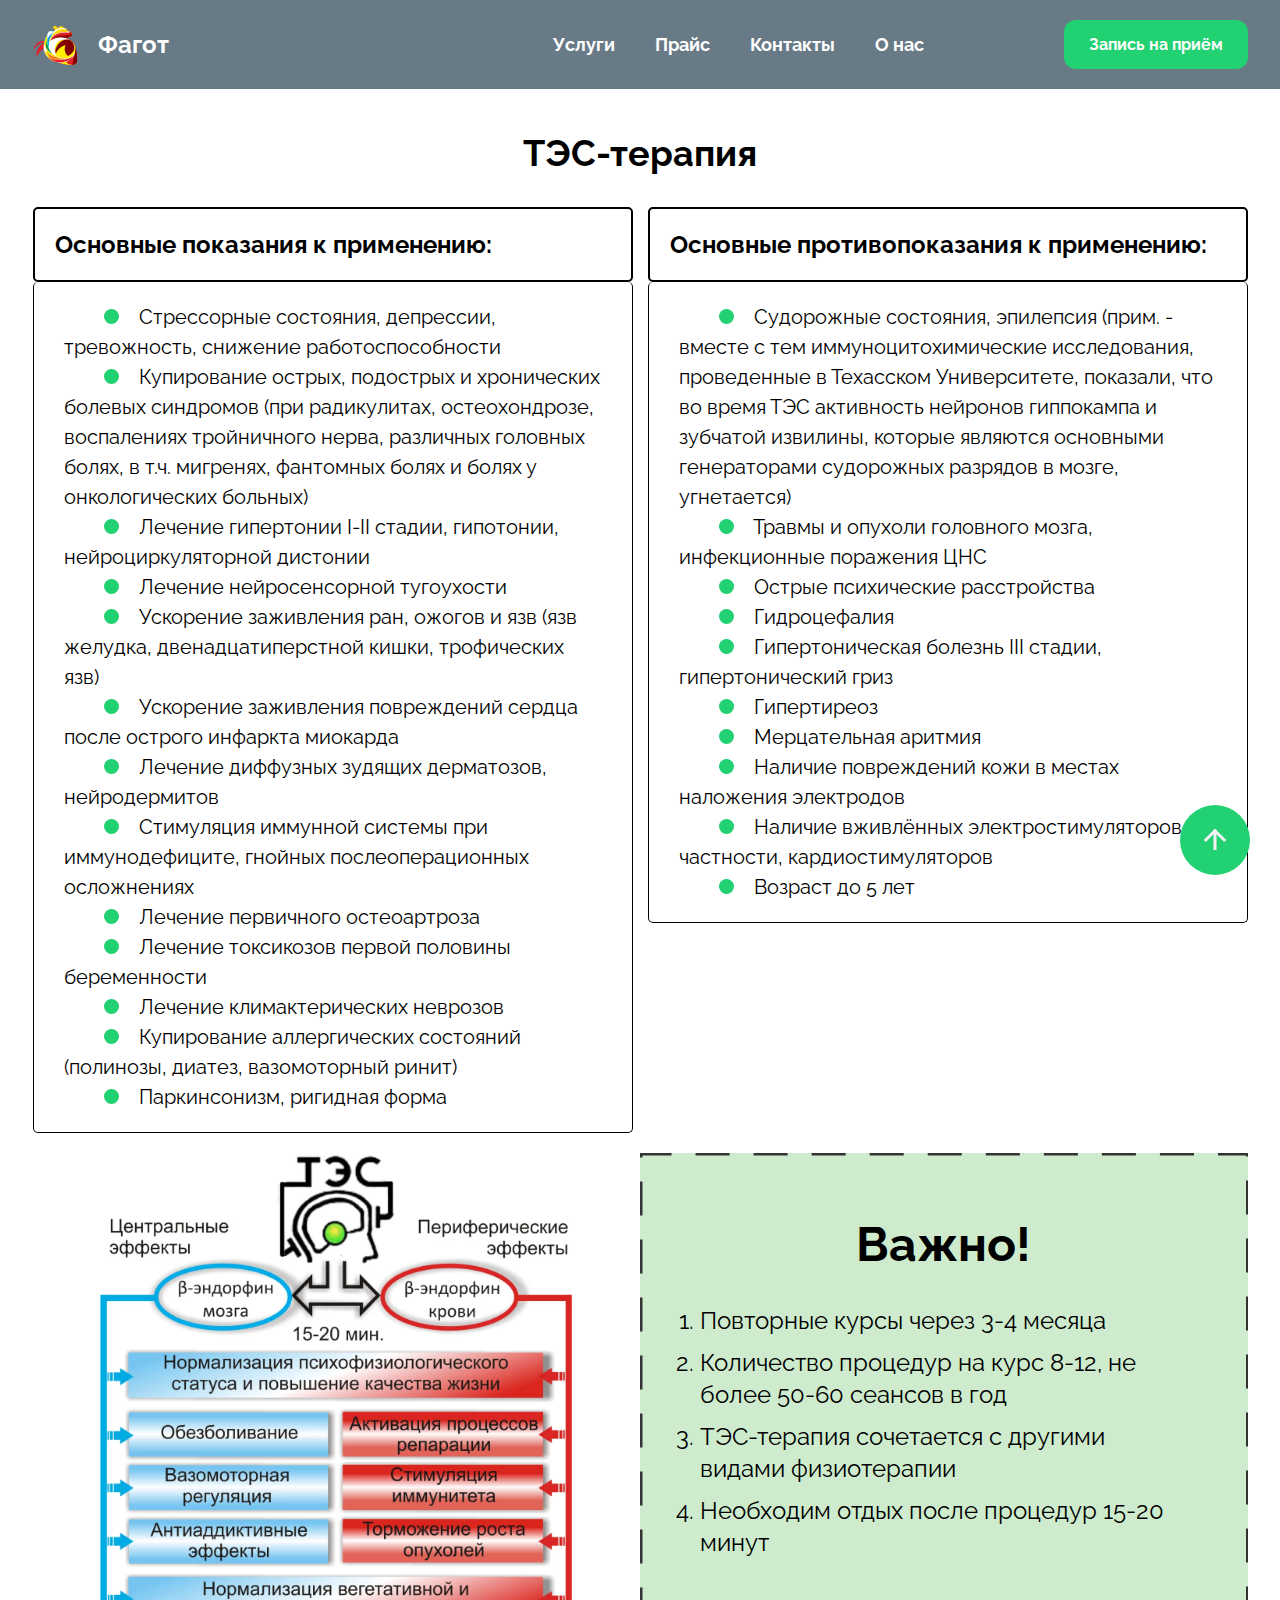
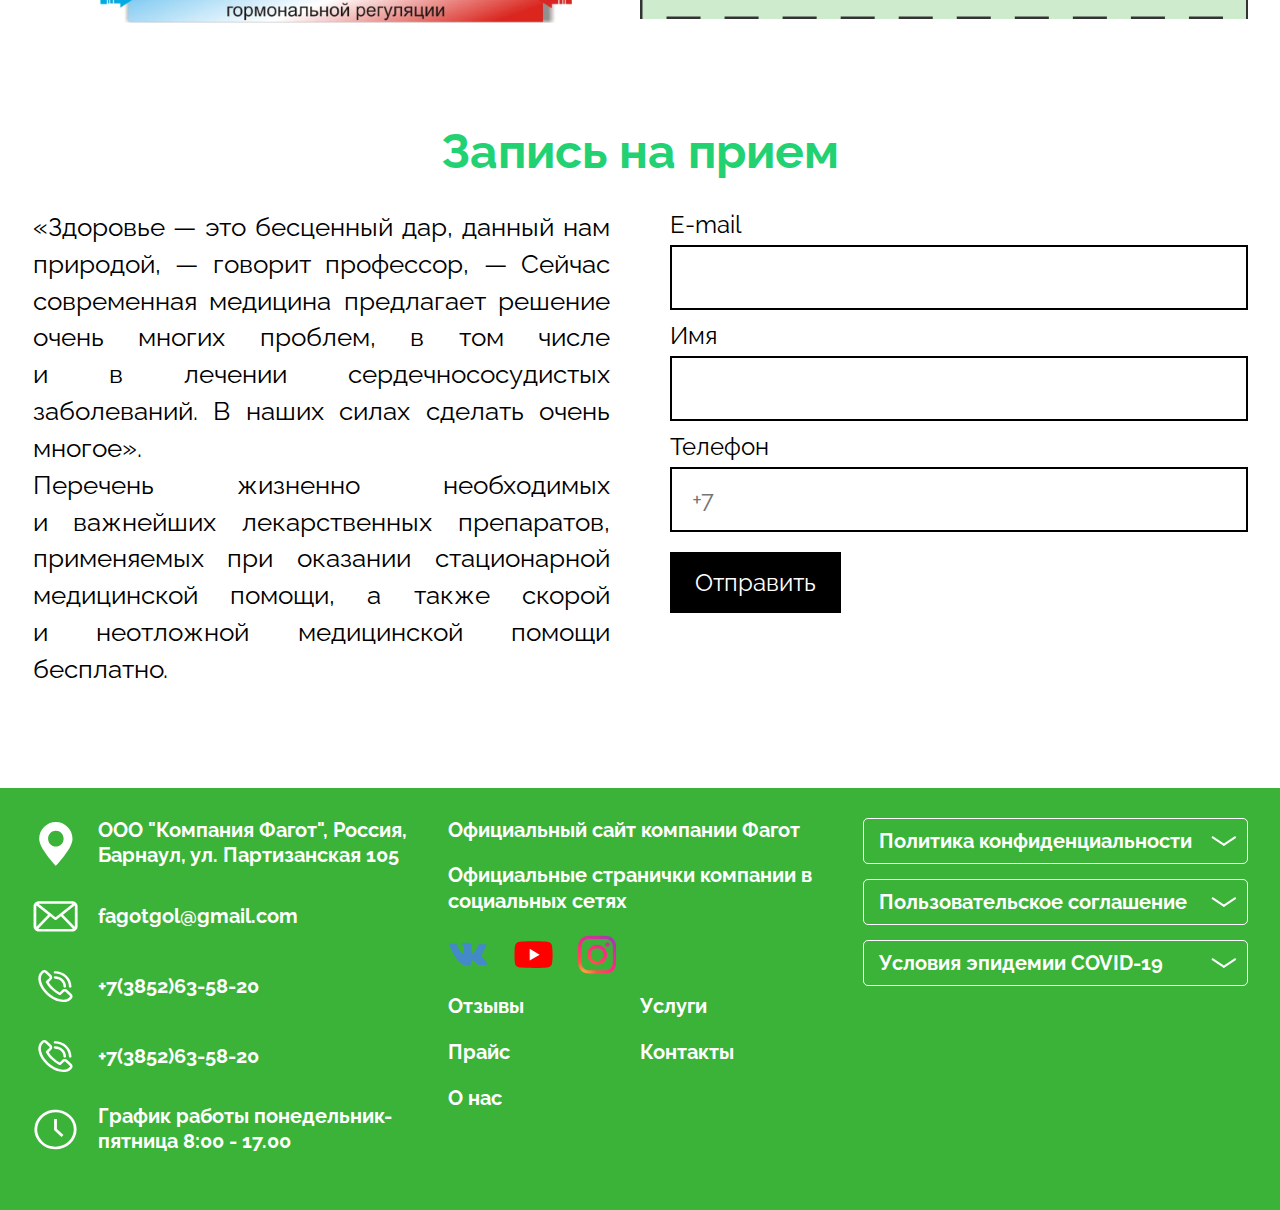
<file: Services__third.html>
<!DOCTYPE html>
<html lang="ru">

<head>
	<title> ТЭС-терапия</title>
	<meta charset="UTF-8">
	<meta name="format-detection" content="telephone=no">
	<!-- <style>body{opacity: 0;}</style> -->
	<link rel="stylesheet" href="css/style.min.css?_v=20230809135038">
	<link rel="stylesheet" href="css/style.min.css?_v=20230809135038">
	<link rel="shortcut icon" href="favicon.ico">

	<!-- <meta name="robots" content="noindex, nofollow"> -->
	<meta name="viewport" content="width=device-width, initial-scale=1.0">
</head>

<body>
	<!--  WRAPPER -->
	<div data-sticky class="wrapper">
		<!--   HEADER	 -->

		<header class="header">
			<div class="header__container">
				<div class="header__menu menu">
					<!--  HEADER -->
					<div class="logo">
						<a href="https://kenform.github.io/Fagot/" class="header__logo"><img src="img/Logo.svg" alt="">

							<h3 href="https://kenform.github.io/Fagot/">Фагот</h3>

						</a>
					</div>

					<div class="menu__nav menu">
						<nav class="menu__body">
							<ul class="menu__list">
								<li class="menu__item hidden"><a href="https://kenform.github.io/Fagot/" class="menu__link">Главная</a>
								</li>
								<li class="menu__item"><a href="Services.html" class="menu__link">Услуги </a></li>
								<li class="menu__item"><a href="Price.html" class="menu__link">Прайс </a></li>
								<li class="menu__item"><a href="Contacts.html" class="menu__link">Контакты </a></li>
								<li class="menu__item"><a href="About.html" class="menu__link">О нас </a></li>
								<li class="social__icons">
									<div class="social__icon">
										<a href="https://vk.com/id380587980"> <img src="img/Footer/Social/vk.svg" alt=""> </a>
									</div>

									<div class="social__icon">
										<a href="https://www.youtube.com/channel/UCD90CI_VDaVIHZNmUctW5lA"> <img src="img/Footer/Social/Youtube.svg" alt=""> </a>
									</div>

									<div class="social__icon">
										<a href="https://www.instagram.com/professorskaya_klinika/"> <img src="img/Footer/Social/Instagram.svg" alt=""></a>
									</div>



								</li>
							</ul>
						</nav>

						<button data-da=".menu__list,769" type="submit" class="button button__header">
							<a href="https://booking.medflex.ru/?user=c04ae232d1856d7dacaa8c9697bfa78c">Запись на приём</a> </button>

						<!-- Icon burger -->
						<button type="button" class="menu__icon icon-menu"><span></span></button>
					</div>


				</div>


			</div>

		</header>
		<main class="page">
			<!-- ScrollBtn -->
			<a id="back-to-top" class="isShowBtn"></a>
			<div class="cardiopulse">
				<div class="cardiopulse__container">

					<div class="cardiopulse__spollers ">
						<div class="title__black">
							<h4>ТЭС-терапия </h4>
						</div>

						<div data-spollers="1000,max" class="spollers">
							<!-- _spoller-active -->

							<div class="spollers__item">
								<button type="button" data-spoller class="spollers__title">Основные показания к
									применению:</button>
								<div class="spollers__body _services">
									<p>
										Стрессорные состояния, депрессии, тревожность, снижение работоспособности
									</p>
									<p> Купирование острых, подострых и хронических болевых синдромов (при радикулитах, остеохондрозе,
										воспалениях тройничного
										нерва, различных головных болях, в т.ч. мигренях, фантомных болях и болях у онкологических больных)
									</p>
									<p>
										Лечение гипертонии I-II стадии, гипотонии, нейроциркуляторной дистонии</p>
									<p> Лечение нейросенсорной тугоухости</p>
									<p> Ускорение заживления ран, ожогов и язв (язв желудка, двенадцатиперстной кишки, трофических язв)
									</p>
									<p> Ускорение заживления повреждений сердца после острого инфаркта миокарда</p>
									<p> Лечение диффузных зудящих дерматозов, нейродермитов</p>
									<p> Стимуляция иммунной системы при иммунодефиците, гнойных послеоперационных осложнениях</p>
									<p> Лечение первичного остеоартроза</p>
									<p> Лечение токсикозов первой половины беременности</p>
									<p> Лечение климактерических неврозов</p>
									<p> Купирование аллергических состояний (полинозы, диатез, вазомоторный ринит)</p>
									<p> Паркинсонизм, ригидная форма</p>

								</div>
							</div>

							<div class="spollers__item">
								<button type="button" data-spoller class="spollers__title">Основные противопоказания к
									применению:</button>
								<div class="spollers__body _services">
									<p> Судорожные состояния, эпилепсия
										(прим. - вместе с тем иммуноцитохимические исследования, проведенные в Техасском Университете,
										показали, что во время
										ТЭС активность нейронов гиппокампа и зубчатой извилины, которые являются основными генераторами
										судорожных разрядов в
										мозге, угнетается)</p>
									<p> Травмы и опухоли головного мозга, инфекционные поражения ЦНС</p>
									<p> Острые психические расстройства</p>
									<p> Гидроцефалия</p>
									<p> Гипертоническая болезнь III стадии, гипертонический гриз</p>
									<p> Гипертиреоз</p>
									<p> Мерцательная аритмия</p>
									<p> Наличие повреждений кожи в местах наложения электродов</p>
									<p> Наличие вживлённых электростимуляторов, в частности, кардиостимуляторов </p>
									<p>
										Возраст до 5 лет</p>
								</div>

							</div>

						</div>
					</div>

					<div class="cardiopulse__warning">
						<div class="warning__row">
							<div class="warning__column">
								<div class="warning__image">
									<img src="img/Services/Services__left.png" alt="">
								</div>
							</div>
							<div class="warning__column">
								<div class="warning__body">
									<div class="warning__title">
										<h4>Важно!</h4>
									</div>
									<div class="warning__text">
										<ol>
											<li> Повторные курсы через 3-4 месяца</li>
											<li> Количество процедур на курс 8-12, не более 50-60 сеансов в год</li>
											<li>
												ТЭС-терапия сочетается с другими видами физиотерапии</li>
											<li> Необходим отдых после процедур 15-20 минут</li>
										</ol>
									</div>
								</div>
							</div>
						</div>

					</div>

				</div>
			</div>

			<div class="form">
				<div class="form__container">
					<div class="form__title title">
						<h3>Запись на прием</h3>
					</div>

					<div class="form__body">
						<div class="form__row">

							<div class="form__column">
								<div class="form__text">
									<p>&laquo;Здоровье&nbsp;&mdash; это бесценный дар, данный нам природой,&nbsp;&mdash; говорит
										профессор,&nbsp;&mdash; Сейчас современная медицина предлагает решение очень многих проблем, в&nbsp;том
										числе
										и&nbsp;в&nbsp;лечении сердечнососудистых заболеваний. В&nbsp;наших силах сделать очень многое&raquo;.
									<p> Перечень жизненно необходимых и&nbsp;важнейших лекарственных препаратов, применяемых при оказании
										стационарной
										медицинской помощи, а&nbsp;также скорой и&nbsp;неотложной медицинской помощи бесплатно.</p>
									</p>
								</div>
							</div>

							<div class="form__column">
								<form action="" method="POST" class="form__content">
									<div class="form__line">
										<label for="inp" class="form__label">E-mail</label>
										<input class="input" autocomplete="off" type="email" name="form[]" data-required="email" data-error="Неправильный E-mail">
									</div>

									<div class="form__line">
										<label for="inp" class="form__label">Имя</label>
										<input autocomplete="off" type="text" name="form[]" data-required="email" data-error="Неправильное Имя" class="input">
									</div>

									<div class="form__line">
										<label for="inp" class="form__label">Телефон</label>

										<input data-inputmask="'mask': '9' , 'repeat' : 11, 'greedy' : true" class="input" name="phone" placeholder="+7" autocomplete="off" data-error="Неправильный телефон" data-required="phone" type="tel" id="phone">

									</div>

									<button type="submit" class="form__button">Отправить</button>
								</form>
							</div>

						</div>





					</div>
				</div>
			</div>
		</main>
		<footer class="footer">
			<div class="footer__container">
				<div class="footer__row">

					<div class="footer__column">
						<ul class="footer__contacts">
							<li class="footer__item">
								<div class="item__img">
									<img src="img/Footer/Contacts/Marker.svg" alt="">
								</div>
								<div class="footer__text">
									<p>
										<a class="link" href="https://www.google.com/maps?ll=53.337132,83.779655&z=16&t=m&hl=en&gl=RU&mapclient=embed&cid=17492435233953632074">ООО
											"Компания Фагот", Россия, Барнаул, ул. Партизанская 105 </a>
									</p>
								</div>

							</li>

							<li class="footer__item">

								<div class="item__img">
									<img src="img/Footer/Contacts/Email.svg" alt="">
								</div>

								<div class="footer__text">
									<p>
										fagotgol@gmail.com
									</p>
								</div>

							</li>

							<li class="footer__item">

								<div class="item__img">
									<img src="img/Footer/Contacts/Phone.svg" alt="">
								</div>

								<div class="footer__text">
									<p>
										<a class="link" href="tel:+7(3852)63-58-2"> +7(3852)63-58-20</a>
									</p>
								</div>

							</li>
							<li class="footer__item">

								<div class="item__img">
									<img src="img/Footer/Contacts/Phone.svg" alt="">
								</div>

								<div class="footer__text">
									<p>
										<a class="link" href="tel:+7(3852)63-58-2"> +7(3852)63-58-20</a>

									</p>
								</div>

							</li>

							<li class="footer__item">

								<div class="item__img">
									<img src="img/Footer/Contacts/Clock.svg" alt="">
								</div>

								<div class="footer__text">
									<p>
										График работы
										понедельник-пятница
										8:00 - 17.00
									</p>
								</div>

							</li>


						</ul>
					</div>

					<div class="footer__column">
						<ul class="footer__social">
							<li>
								<p></p>
								Официальный сайт компании Фагот
							</li>

							<li>
								Официальные странички
								компании в социальных сетях
							</li>

							<li class="social__icons">
								<div class="social__icon">
									<a href="https://vk.com/id380587980"> <img src="img/Footer/Social/vk.svg" alt=""> </a>
								</div>

								<div class="social__icon">
									<a href="https://www.youtube.com/channel/UCD90CI_VDaVIHZNmUctW5lA"> <img src="img/Footer/Social/Youtube.svg" alt=""> </a>
								</div>

								<div class="social__icon">
									<a href="https://www.instagram.com/professorskaya_klinika/"> <img src="img/Footer/Social/Instagram.svg" alt=""></a>
								</div>

							</li>
							<ul class="pages">
								<li><a class="link" href="https://prodoctorov.ru/barnaul/lpu/24762-fagot/otzivi/#tab-content"> Отзывы </a>
								</li>

								<li>
									<a class="link" href="Services.html">Услуги</a>
								</li>

								<li>
									<a class="link" href="Price.html">Прайс</a>
								</li>

								<li>
									<a class="link" href="Contacts.html">Контакты</a>
								</li>

								<li>
									<a class="link" href="About.html">О нас</a>
								</li>
							</ul>



						</ul>

					</div>

					<div class="footer__column">

						<div data-one-spoller data-spollers class="spollers">
							<div class="spollers__item">
								<button type="button" data-spoller class="spollers__title"> Политика конфиденциальности</button>
								<div class="spollers__body">Настоящая Политика конфиденциальности является составной частью
									Пользовательского
									соглашения Сайта и действует в отношении всей информации, в том числе персональных данных Пользователя,
									получаемых Администрацией Сайта в процессе работы Пользователя с Сайтом, исполнения Пользовательского
									соглашения
									и соглашений между Администрацией сайта и Пользователем.</div>
							</div>

							<div class="spollers__item">
								<button type="button" data-spoller class="spollers__title"> Пользовательское соглашение</button>
								<div class="spollers__body">
									Настоящее пользовательское соглашение (далее - «Соглашение») регулирует порядок работы настоящего сайта
									(далее -
									«Сайт»), определяет условия использования материалов и сервисов Сайта. Администратор Сайта указывает
									информацию о
									себе, а также, контактные данные для обратной связи на Сайте. Настоящее Соглашение является публичной
									офертой в
									соответствии с действующим законодательством Российской Федерации. Совершение конклюдентных действий
									физическими,
									либо юридическими лицами (далее - «Пользователь»), направленных на использование Сайта считается
									безусловным
									принятием (акцептом) данного Соглашения. Настоящим Пользователь подтверждает, что акцепт Соглашения
									равносилен
									подписанию и заключению Соглашения на условиях, изложенных в настоящем Соглашении.
									Условия использования сайта
									Использование любых материалов и сервисов Сайта регулируется нормами действующего законодательства
									Российской
									Федерации. Материалы и сервисы Сайта предназначены исключительно для использования в законных целях.
									Пользователь вправе по своему усмотрению знакомиться с материалами сайта и сервисами Сайта, заказывать и
									приобретать товары и/или услуги предлагаемые на Сайте.
									Пользователь соглашается использовать Сайт, не нарушая имущественных и/или неимущественных прав третьих
									лиц, а
									равно запретов и ограничений, установле­­­­­­­­­­нных применимым правом, включая без ограничения:
									авторские и
									смежные права, права на товарные знаки, знаки обслуживания и наименования мест происхождения товаров,
									права на
									промышленные образцы, права использовать изображения людей, а также любых действий, которые приводят или
									могут
									привести к нарушению нормальной работы Сайта и сервисов Сайта, в частности используя программы для
									вмешательства
									или попытки вмешательства в процесс нормального функционирования Сайта.
									Использование материалов Сайта без согласия правообладателя не допускается. Для правомерного использования
									материалов Сайта необходимо согласие Администратора сайта или правообладателя материалов.
									При наличии технической возможности Пользователь вправе оставлять комментарии и иные записи на Сайте.
									Пользователь
									гарантирует, что комментарии или иные записи не нарушают применимого законодательства, не содержат
									материалов
									незаконного, непристойного, клеветнического, дискредитирующего, угрожающего, порнографического,
									враждебного
									характера, а также содержащих домогательства и признаки расовой или этнической дискриминации, призывающих
									к
									совершению действий, которые могут быть квалифицированы как уголовные преступления, равно как и считаться
									недопустимыми по иным причинам, материалов, пропагандирующих культ насилия и жестокости, материалов,
									содержащих
									нецензурную брань. Администрация Сайта не обязуется проводить предварительную модерацию материалов и
									записей на
									Сайте Пользователями. За комментариии записи на Сайте оставленные Пользователем, Пользователь несет
									ответственность
									самостоятельно и в полном объеме.
									Администратор Сайта не несет ответственности за посещение и использование Пользователем внешних ресурсов,
									ссылки на
									которые могут содержаться на Сайте, Пользователь переходит по ссылкам содержащимся на Сайте на внешние
									ресурсы, по
									своему усмотрению на свой страх и риск.
									Пользователь согласен с тем, что Администрация Сайта не несет ответственности перед Пользователем в связи
									с любыми
									возможными или возникшими потерями или убытками, связанными с любым содержанием Сайта, товарами или
									услугами,
									доступными на Сайте или полученными через внешние сайты или ресурсы, либо иные контакты Пользователя, в
									которые он
									вступил, используя размещенную на Сайте информацию или ссылки навнешние ресурсы.
									Предоставление в любой форме (регистрация на Сайте, осуществление заказов, подписка на рекламныерассылки
									итд.)
									своих персональных данных Администрации сайта, Пользователь выражает согласие на обработку персональных
									данных
									Администрацией сайта в соответствии с Федеральным законом “О персональных данных” от 27.07.2006№152-ФЗ.
									Обработка
									персональных данных Пользователя регулируется действующим законодательством Российской Федерации и
									Политикой
									конфиденциальности Сайта.
									Администратор Сайта вправе в любое время в одностороннем порядке, без каких либо уведомлений Пользователя,
									изменять
									содержимое Сайта, а также изменять условия настоящего Соглашения. Такие изменения вступают в силу с
									момента
									размещения новой версии Соглашения на данной странице. Актуальная версия Соглашения всегда расположена на
									данной
									странице. Для избежания споров по поводу изменения Соглашения Администратор Сайта рекомендует периодически
									ознакамливаться с содержимым Соглашения расположенного на данной странице. При несогласии Пользователя с
									внесенными
									изменениями он обязан отказаться от использования Сайта.
									Администратор Сайта вправе в одностороннем порядке ограничивать доступ Пользователя на Сайт, если будет
									обоснованно
									считать, что Пользователь ведет неправомерную деятельность. Кроме того, администратор вправе удалять
									материалы
									Пользователей по требованию уполномоченных органов государственной власти или заинтересованных лиц в
									случае, если
									данные материалы нарушают применимое законодательство или права третьих лиц.
									Администратор Сайта и Пользователь несут ответственность за неисполнение или ненадлежащее исполнение своих
									обязательств в соответствии с Соглашением и действующим законодательством Российской Федерации.
									Администратор Сайта
									не несет ответственность за технические перебои в работе Сайта, вместе с тем Администратор Сайта обязуется
									принимать все разумные меры для предотвращения таких перебоев.
									Все возможные споры, вытекающие из настоящего Соглашения или связанные с ним, подлежат разрешению в
									соответствии с
									действующим законодательством Российской Федерации.
									Все данные, размещенные или размещаемые на настоящем Сайте, находятся на оборудовании находящемся на
									территории
									Российской Федерации.
									Администратор вправе прекращать работу Сайта, а равно частично или полностью прекращать доступ к сайту до
									завершения необходимого технического обслуживания и (или) модернизации Сайта.
									Совершая действия по принятию настоящего Соглашения (оферты), Пользователь гарантирует, что ознакомлен,
									соглашается, полностью и безоговорочно принимает все условия Соглашения в целом, обязуется их соблюдать.
								</div>
							</div>

							<div class="spollers__item">
								<button type="button" data-spoller class="spollers__title"> Условия эпидемии COVID-19 </button>
								<div class="spollers__body">
									<p>С учетом внесенных изменений в Указ губернатора Алтайского края от 31.03.2020
										‹‹Об
										отдельных мерах по предупреждению завоза и распространения новой короновирусной инфекции COVID-19›› (от
										06.04.2020 №50) ООО “ Компания Фагот“ , Профессорская клиника Гольберга Я.С. возобновляет работу с
										30.04.2020г.
									<p> Профессорская клиника Гольберга Я.С., НЕ ПРИНИМАЕТ при:
										- Температуре тела выше 37 °С.
										- Наличии признаков ОРВИ.
										- При сроке менее 14 дней, после прибытия из-за границы, городов, районов установленных на карантин.
										- Если менее 14 дней был в контакте с больным COVID-19.
										Полный текст приказа размещен на официальном сайте Правительства Алтайского края
										-https://www.altairegion22.ru
										/upload/iblock/968/44_UG_31
										.03.2020.pdf</p>

									<p> Прием ведётся только по предварительной записи,
										во избежание одномоментного скопления большого количества людей в вестибюле и коридорах клиники. С
										этой же
										целью просим вас, по возможности, ограничить количество сопровождающих лиц. На входе всем пациентам
										проводится
										термометрия.</p>
									<p>В клинике предприняты все необходимые меры для профилактики распространения инфекции.
										Очень просим вас, при наличии возможности, посещать клинику в индивидуальных средствах защиты (лицевой
										маске) .
										Мы готовы принять пациентов с заболеваниями и состояниями, при которых отсрочка оказания медицинской
										помощи на
										определенное время, может повлечь за собой ухудшение состояния, угрозу жизни, здоровью, включая острые
										заболевания, обострение хронических заболеваний.</p>

									</p>
								</div>
							</div>
						</div>

					</div>

				</div>
			</div>

		</footer>

	</div>
	<!-- 
<div id="popup" aria-hidden="true" class="popup">
	<div class="popup__wrapper">
		<div class="popup__content">
			<button data-close type="button" class="popup__close">Закрыть</button>
			<div class="popup__text">
			</div>
		</div>
	</div>
</div>
 -->

	<script src="js/app.min.js?_v=20230809135038"></script>


</body>


</html>
</file>
<file: css/style.min.css>
@charset "UTF-8";@import url(https://fonts.googleapis.com/css?family=Raleway:regular,700,900&display=swap);@font-face{font-family:icons;font-display:swap;src:url(../fonts/icons.woff2) format("woff2"),url(../fonts/icons.woff) format("woff");font-weight:400;font-style:normal}[class*=_icon-]:before{font-family:icons;font-style:normal;font-weight:400;font-variant:normal;text-transform:none;line-height:1;-webkit-font-smoothing:antialiased;-moz-osx-font-smoothing:grayscale}._icon-Monitor:before{content:"\e900";color:#39ce63}._icon-Heart:before{content:"\e901";color:#39ce63}._icon-Squares:before{content:"\e902"}._icon-Doctor:before{content:"\e903";color:#39ce63}._icon-Hand:before{content:"\e904";color:#39ce63}._icon-Clock:before{content:"\e905"}._icon-Car:before{content:"\e906"}._icon-Phone:before{content:"\e907"}._icon-Marker:before{content:"\e908"}._icon-vk .path1:before{content:"\e909";color:#fff}._icon-vk .path2:before{content:"\e90a";margin-left:-1.0322265625em;color:#4489c8}._icon-Instagram:before{content:"\e90b"}._icon-Parking:before{content:"\e937"}._icon-Telegram .path1:before{content:"\e938";color:#000}._icon-Telegram .path2:before{content:"\e939";margin-left:-.884765625em;color:#fff}._icon-E-mail:before{content:"\e93a"}._icon-youtube .path1:before{content:"\e93b";color:red}._icon-youtube .path2:before{content:"\e93c";margin-left:-1em;color:#fff}*{padding:0;margin:0;border:0}*,:after,:before{-webkit-box-sizing:border-box;box-sizing:border-box}body,html{height:100%;min-width:320px}body{color:#000;line-height:1;font-family:Raleway;font-size:1rem;-ms-text-size-adjust:100%;-moz-text-size-adjust:100%;-webkit-text-size-adjust:100%;-webkit-font-smoothing:antialiased;-moz-osx-font-smoothing:grayscale}button,input,textarea{font-family:Raleway;font-size:inherit}button{cursor:pointer;color:inherit;background-color:inherit}a{color:inherit}a:link,a:visited{text-decoration:none}a:hover{text-decoration:none}ul li{list-style:none}img{vertical-align:top}h1,h2,h3,h4,h5,h6{font-weight:inherit;font-size:inherit}.lock body{overflow:hidden;-ms-touch-action:none;touch-action:none}.wrapper{min-height:100%;overflow:hidden;display:-webkit-box;display:-ms-flexbox;display:flex;-webkit-box-orient:vertical;-webkit-box-direction:normal;-ms-flex-direction:column;flex-direction:column}.wrapper>main{-webkit-box-flex:1;-ms-flex:1 1 auto;flex:1 1 auto}.wrapper>*{min-width:0}[class*=__container]{max-width:75.9375rem;-webkit-box-sizing:content-box;box-sizing:content-box;margin:0 auto;padding:0 1.25rem}.form__label{display:inline-block;line-height:1.2916666667}.form__label:not(:last-child){margin-bottom:5px}.form__button{display:-webkit-inline-box;display:-ms-inline-flexbox;display:inline-flex;padding:15px 25px;background:#000;color:#fff;-webkit-transition:all .2s ease-in-out 0s;-o-transition:all .2s ease-in-out 0s;transition:all .2s ease-in-out 0s;line-height:1.2916666667}.form__button:hover{background:#22d171;color:#fff}.button{display:-webkit-inline-box;display:-ms-inline-flexbox;display:inline-flex;padding:15px 25px;color:#fff;background:#22d171;font-weight:700;border-radius:12px;-webkit-transition:all .3s ease 0s;-o-transition:all .3s ease 0s;transition:all .3s ease 0s}.button._fw{width:100%}input[type=email],input[type=tel],input[type=text],textarea{-webkit-appearance:none;-moz-appearance:none;appearance:none}.input{border-radius:0!important;width:100%;display:block;padding:0 20px;height:65px;border:2px solid #000;line-height:1.2916666667}textarea.input{resize:none;padding:0 0}.spollers{display:-ms-grid;display:grid;gap:15px}.spollers__title{width:100%;cursor:default;text-align:left;border:1px solid #fff;padding:.625rem .9375rem;border-radius:.3125rem;position:relative;-webkit-transition:all .3s ease 0s;-o-transition:all .3s ease 0s;transition:all .3s ease 0s}._spoller-init .spollers__title{cursor:pointer}._spoller-init .spollers__title::after,._spoller-init .spollers__title::before{content:"";position:absolute;right:10px;top:50%;background-color:#fff;height:2px;width:15px;-webkit-transition:-webkit-transform .5s ease 0s;transition:-webkit-transform .5s ease 0s;-o-transition:transform .5s ease 0s;transition:transform .5s ease 0s;transition:transform .5s ease 0s,-webkit-transform .5s ease 0s}._spoller-init .spollers__title::before{-webkit-transform:translate(-75%,-50%) rotate(34deg);-ms-transform:translate(-75%,-50%) rotate(34deg);transform:translate(-75%,-50%) rotate(34deg)}._spoller-init .spollers__title::after{-webkit-transform:translate(0,-50%) rotate(-34deg);-ms-transform:translate(0,-50%) rotate(-34deg);transform:translate(0,-50%) rotate(-34deg)}._spoller-init .spollers__title._spoller-active::before{-webkit-transform:translateX(-75%) rotate(-34deg);-ms-transform:translateX(-75%) rotate(-34deg);transform:translateX(-75%) rotate(-34deg)}._spoller-init .spollers__title._spoller-active::after{-webkit-transform:rotate(34deg);-ms-transform:rotate(34deg);transform:rotate(34deg)}.spollers__body{padding:1.25rem;border-radius:.3125rem;border:1px solid #eee;width:100%}[data-showmore-button]{margin-top:15px;color:#fff;background:#22d171;padding:15px 25px;border-radius:15px;line-height:1.3;font-weight:700}[data-showmore-button]:hover{background:#000}[data-showmore-button] span:last-child{display:none}._showmore-active [data-showmore-button] span{display:none}._showmore-active [data-showmore-button] span:last-child{display:block}[data-fullscreen]{min-height:100vh}.touch [data-fullscreen]{min-height:calc(var(--vh,1vh) * 100)}[data-sticky]{position:relative}[class*=-ibg]{position:relative}[class*=-ibg] img{position:absolute;width:100%;height:100%;top:0;left:0;-o-object-fit:cover;object-fit:cover}[class*=-ibg_contain] img{-o-object-fit:contain;object-fit:contain}[class*=-row]{display:-webkit-box;display:-ms-flexbox;display:flex;-ms-flex-wrap:wrap;flex-wrap:wrap;margin:0 -15px}[class*=-column]{-webkit-box-flex:1;-ms-flex:1 1 100%;flex:1 1 100%;padding:0 15px}.item__video{position:relative;overflow:hidden;height:0;padding-bottom:33.25%;-o-object-fit:cover;object-fit:cover}.item__video embed,.item__video iframe,.item__video object,.item__video video{position:absolute;top:0;left:0;width:100%;height:100%}.title{color:#22d171;line-height:1.1666666667;font-weight:700;text-align:center}.title__black{font-weight:700;text-align:center;line-height:1.3055555556}.item__icon{font-size:3.4375rem}.header{position:absolute;width:100%;left:0;top:0;z-index:50;min-height:60px;background:#687a86}.header__container{padding:20px 10px}.header._header-scroll{position:fixed}.header__menu{display:-webkit-box;display:-ms-flexbox;display:flex;-webkit-box-align:center;-ms-flex-align:center;align-items:center}.header__logo{cursor:default;display:-webkit-box;display:-ms-flexbox;display:flex;-webkit-box-align:center;-ms-flex-align:center;align-items:center;width:45px;height:40px;font-size:1.5rem;font-weight:700;line-height:1.2916666667;color:#fff}.header__logo img{margin-right:1.25rem}.header__logo h3,.header__logo img{cursor:pointer}.menu__nav{display:-webkit-box;display:-ms-flexbox;display:flex;-webkit-box-align:center;-ms-flex-align:center;align-items:center;-webkit-box-flex:0;-ms-flex:0 1 auto;flex:0 1 auto}.menu__body{display:-webkit-box;display:-ms-flexbox;display:flex}.menu__list a{display:block}.menu .social__icons{display:none}.menu .social__icon img{width:50px;height:50px}.menu .social__icon:not(:last-child){margin-right:15px}.menu__item.hidden{display:none}.menu__link{position:relative;display:block;color:#fff;font-size:1.125rem;font-weight:700;line-height:1.2777777778}.logo{-webkit-box-flex:1;-ms-flex:1 0 160px;flex:1 0 160px}.button__header{-webkit-transition:all .4s ease-out;-o-transition:all .4s ease-out;transition:all .4s ease-out}.button__header:hover{background:#000}.icon-menu{display:none}.footer{padding:30px 0;background:#3bb338}.footer__row{display:-webkit-box;display:-ms-flexbox;display:flex;margin:0 -15px;-ms-flex-wrap:wrap;flex-wrap:wrap}.footer .pages{display:-ms-grid;display:grid;-ms-grid-columns:1fr 1fr;grid-template-columns:1fr 1fr}.footer .link{cursor:pointer;position:relative}.footer .link:after{content:"";position:absolute;bottom:-8px;left:0;right:0;width:100%;height:3px;-webkit-transform:scaleX(0);-ms-transform:scaleX(0);transform:scaleX(0);background-color:#fff;-webkit-transition:-webkit-transform .3s;transition:-webkit-transform .3s;-o-transition:transform .3s;transition:transform .3s;transition:transform .3s,-webkit-transform .3s}.footer .link:hover:after{-webkit-transform:scaleX(1);-ms-transform:scaleX(1);transform:scaleX(1)}.footer__column{-webkit-box-flex:1;-ms-flex:1 1 33.3%;flex:1 1 33.3%;padding:0 15px;color:#fff;line-height:1.2777777778;font-weight:700}.footer__column:not(:last-child){margin-bottom:25px}.footer__item{display:-webkit-box;display:-ms-flexbox;display:flex;position:relative;-webkit-box-align:center;-ms-flex-align:center;align-items:center}.footer__item:not(:last-child){margin-bottom:25px}.footer .item__img{padding-right:20px}.footer .item__img img{width:45px;height:45px}.footer__social li:not(:last-child){margin-bottom:20px}.footer .social__icons{display:-webkit-box;display:-ms-flexbox;display:flex;-webkit-box-align:center;-ms-flex-align:center;align-items:center}.footer .social__icon{cursor:pointer}.footer .social__icon img{width:40px;height:40px}.footer .social__icon:not(:last-child){margin-right:25px}.spollers__title{font-weight:700}#back-to-top{position:fixed;right:30px;bottom:25px;width:70px;height:70px;border:transparent;border-radius:50%;background:#22d171;cursor:pointer;z-index:10}#back-to-top::after,#back-to-top:before{content:"";position:absolute;top:50%;left:50%;-webkit-transform:translate(-50%,-50%);-ms-transform:translate(-50%,-50%);transform:translate(-50%,-50%)}#back-to-top:before{width:3px;height:20px;border-top-left-radius:3px;border-top-right-radius:3px;background:#f5f0f6}#back-to-top:after{width:16px;height:16px;-webkit-transform:translate(-50%,-50%) rotate(45deg);-ms-transform:translate(-50%,-50%) rotate(45deg);transform:translate(-50%,-50%) rotate(45deg);border-top:3px solid #f5f0f6;border-left:3px solid #f5f0f6}.isShowBtn{opacity:1;-webkit-transition:.5s ease-in-out;-o-transition:.5s ease-in-out;transition:.5s ease-in-out}.isShowBtn__hide{opacity:0}.fullscreen{display:-webkit-box;display:-ms-flexbox;display:flex;-webkit-box-align:center;-ms-flex-align:center;align-items:center}.fullscreen__one{position:relative}.fullscreen__body{position:relative;max-width:100%;margin:0 auto;text-align:center;z-index:1}.fullscreen__title{font-size:4.5rem;line-height:1.2916666667;color:#fff}.fullscreen__image{position:absolute;width:100%;height:100%;top:0;left:0}.fullscreen__image img{-o-object-position:left;object-position:left}.arrow-down{position:absolute;display:-webkit-box;display:-ms-flexbox;display:flex;cursor:pointer;top:108%;left:50%;-webkit-transform:translate(-50%,-50%);-ms-transform:translate(-50%,-50%);transform:translate(-50%,-50%)}.arrow-down img{padding:10px;width:90px;height:90px}.Services__column:not(:last-child){margin-bottom:2.5rem}.Services__item{display:-webkit-box;display:-ms-flexbox;display:flex;-webkit-box-align:center;-ms-flex-align:center;align-items:center}.Services__item:not(:last-child){margin-bottom:40px}.Services .item__row{display:-webkit-box;display:-ms-flexbox;display:flex;-webkit-box-align:start;-ms-flex-align:start;align-items:flex-start}.Services .item__content{-webkit-box-flex:0;-ms-flex:0 1 auto;flex:0 1 auto}.Services .item__text{line-height:1.3333333333}.Services .item__title{font-weight:700;line-height:1.3076923077;margin-bottom:.625rem}.swiper-slide{-ms-flex-negative:0;flex-shrink:0}.image-slider__slide{max-height:43.75rem}.image-slider__image{position:absolute;width:100%;height:100%;top:0;left:0;text-align:center}.image-slider__image img{position:absolute;width:100%;height:100%;top:0;left:0;-o-object-fit:cover;object-fit:cover;-o-object-position:center;object-position:center;z-index:0}.image-slider__description{padding:35px;background:#303740;text-align:center;opacity:.8;z-index:1}.image-slider__description .button__slider{line-height:1.2916666667;cursor:pointer}.image-slider__content{color:#fff;margin-bottom:1.25rem}.image-slider__title{line-height:1.3055555556;margin-bottom:.9375rem}.image-slider__text{text-align:justify;line-height:1.3}.image-slider__text li:not(:last-child){margin-bottom:5px}.therapy{position:relative}.therapy__item:not(:last-child){margin-bottom:30px}.item{position:relative}.item__content{-webkit-box-flex:0;-ms-flex:0 1 540px;flex:0 1 540px;text-align:left}.item__content-title{line-height:1.3157894737;font-weight:700;margin-bottom:.625rem}.item__content-text{font-weight:400;line-height:1.2916666667}.Reviews__slider{position:relative;overflow:hidden}.Reviews .swiper-button-next,.Reviews .swiper-button-prev{top:40%}.Reviews .swiper-button-next,.Reviews .swiper-rtl .swiper-button-prev{right:5px}.Reviews .swiper-button-prev,.Reviews .swiper-rtl .swiper-button-next{left:5px}.Reviews-slider{position:relative;display:-webkit-box;display:-ms-flexbox;display:flex;margin:0 auto}.Reviews-slider__slide{border:2px solid #22d171;border-top-left-radius:40px;border-bottom-right-radius:40px}.Reviews-slider__image img{border-radius:50%;height:72px;width:72px}.Reviews-slider__title{font-weight:700;line-height:1.55}.Reviews-slider__title .wrapper__span{position:relative;display:inline-block}.Reviews-slider__title span{display:inline-block;position:absolute;text-align:center;color:#fff;background:#22d171;border-radius:50%;-webkit-transform:translateY(30%);-ms-transform:translateY(30%);transform:translateY(30%)}.Reviews-slider__title .number{position:relative;padding:2px 10px;top:-.3em;width:40px}.Reviews-slide{display:-webkit-box;display:-ms-flexbox;display:flex;position:relative}.text{-webkit-box-flex:1;-ms-flex:1 1 auto;flex:1 1 auto;line-height:1.3888888889}.text .Green{cursor:pointer;color:#3bb338;font-weight:700}.text .Green:hover{color:#000}.form__content{-webkit-box-flex:1;-ms-flex:1 0 auto;flex:1 0 auto}.form__row{margin:0 -30px}.form__column{-webkit-box-flex:1;-ms-flex:1 1 50%;flex:1 1 50%;padding:0 30px}.form__column:not(:last-child){margin-bottom:20px}.form__text{-webkit-box-flex:0;-ms-flex:0 1 500px;flex:0 1 500px;text-align:justify;line-height:1.4166666667}.form__line:not(:last-child){margin-bottom:10px}.form__button{margin-top:.625rem}.category__column{-webkit-box-flex:0;-ms-flex:0 1 50%;flex:0 1 50%}.category .item__row{display:-webkit-box;display:-ms-flexbox;display:flex;margin:0 -15px}.category .item__body,.category .item__image{padding:0 15px}.category .item__image{-webkit-box-flex:1;-ms-flex:1 1 50%;flex:1 1 50%}.category .item__image img{max-width:100%}.category .item__body{-webkit-box-flex:0;-ms-flex:0 1 50%;flex:0 1 50%}.category .item__title{font-weight:700;line-height:1.3055555556}.category .item__title:hover{color:#22d171}.category .item__text{line-height:1.2916666667}.button__service{padding:15px 50px}.cardiopulse__spollers{padding-bottom:20px}.cardiopulse__spollers .spollers{gap:15px;display:-ms-grid;display:grid;-ms-grid-columns:1fr 1fr;grid-template-columns:1fr 1fr}.cardiopulse__spollers .spollers__item{-webkit-box-flex:1;-ms-flex:1 1 50%;flex:1 1 50%}.cardiopulse__spollers .spollers__title{-webkit-transition:all .3s ease 0s;-o-transition:all .3s ease 0s;transition:all .3s ease 0s;border:2px solid #000;line-height:1.2916666667}.cardiopulse__spollers .spollers__title::after,.cardiopulse__spollers .spollers__title::before{content:"";background-color:#000}.cardiopulse__spollers .spollers__title:active,.cardiopulse__spollers .spollers__title:hover{color:#22d171}._spoller-init .cardiopulse__spollers .spollers__title{cursor:pointer}._spoller-init .cardiopulse__spollers .spollers__title._spoller-active{color:#22d171}._spoller-init .cardiopulse__spollers .spollers__title._spoller-active::after,._spoller-init .cardiopulse__spollers .spollers__title._spoller-active::before{background:#22d171}.cardiopulse__spollers .spollers__body._services{border:1px solid #000;border-top:0;padding:20px 30px;line-height:1.5}.cardiopulse__spollers .spollers__body._services p:before{content:"";display:inline-block;width:15px;height:15px;background:#22d171;border-radius:50%;margin-right:15px}.cardiopulse__spollers .spollers__body._services li{padding-left:10px}.cardiopulse__spollers .spollers__body._services li:not(:last-child){margin-bottom:5px}.cardiopulse .spollers__image{padding-top:10px}.cardiopulse .spollers__image img{max-width:100%;width:100%;height:100%}.cardiopulse__text{line-height:1.4;text-align:justify}.cardiopulse .info__row{display:-webkit-box;display:-ms-flexbox;display:flex;-webkit-box-align:start;-ms-flex-align:start;align-items:flex-start;margin:0 -15px}.cardiopulse .info__column{padding:0 15px}.cardiopulse .info__text{-webkit-box-flex:0;-ms-flex:0 1 75%;flex:0 1 75%;line-height:1.4}.warning__row{display:-webkit-box;display:-ms-flexbox;display:flex;-ms-flex-wrap:wrap;flex-wrap:wrap}.warning__column{-webkit-box-flex:1;-ms-flex:1 1 50%;flex:1 1 50%}.warning__column:not(:last-child){margin-bottom:15px}.warning__image{text-align:center}.warning__image img{max-width:100%;max-height:470px}.warning__body{background:#ceeccd;background-image:url("data:image/svg+xml,%3csvg width=%27100%25%27 height=%27100%25%27 xmlns=%27http://www.w3.org/2000/svg%27%3e%3crect width=%27100%25%27 height=%27100%25%27 fill=%27none%27 stroke=%27%23333%27 stroke-width=%275%27 stroke-dasharray=%2729%27 stroke-dashoffset=%270%27 stroke-linecap=%27square%27/%3e%3c/svg%3e")}.warning__title{text-align:center;font-weight:700;line-height:1.2916666667}.warning__text{line-height:1.3333333333}.contacts .info__row{display:-webkit-box;display:-ms-flexbox;display:flex;-webkit-box-align:start;-ms-flex-align:start;align-items:flex-start;-ms-flex-wrap:wrap;flex-wrap:wrap;margin:0 -10px}.contacts .info__column{position:relative;padding:0 10px;-webkit-box-flex:1;-ms-flex:1 1 33.3%;flex:1 1 33.3%;margin-bottom:30px}.contacts .info__item{position:relative;display:-webkit-box;display:-ms-flexbox;display:flex;-webkit-box-align:start;-ms-flex-align:start;align-items:start}.contacts .info__icon{color:#22d171}.contacts .info__text{line-height:1.3;font-weight:700}.gallery-block{display:-ms-grid;display:grid;-ms-grid-columns:1fr 1fr 1fr;grid-template-columns:1fr 1fr 1fr;gap:15px}.gallery-block__item img{max-width:100%;-webkit-transition:all .3s ease 0s;-o-transition:all .3s ease 0s;transition:all .3s ease 0s}.gallery-block__item img:hover{-webkit-transform:scale(1.1);-ms-transform:scale(1.1);transform:scale(1.1)}.map .map-responsive{overflow:hidden;padding-bottom:56.25%;position:relative;height:0}.map .map-responsive iframe{left:0;top:0;height:100%;width:100%;position:absolute}.price__body{text-align:center;margin:0 auto}.price__row{display:-webkit-box;display:-ms-flexbox;display:flex;margin:-10px -19.5px;-ms-flex-wrap:wrap;flex-wrap:wrap}.price__column{display:-webkit-box;display:-ms-flexbox;display:flex;padding:15px 19.5px;-webkit-box-flex:0;-ms-flex:0 1 33.333%;flex:0 1 33.333%}.price__item{display:-webkit-box;display:-ms-flexbox;display:flex;-webkit-box-orient:vertical;-webkit-box-direction:normal;-ms-flex-direction:column;flex-direction:column;padding:25px 10px;border:2px solid #22d171;border-radius:12px;background:#d3d3cd23}.price__service{-webkit-box-flex:1;-ms-flex:1 1 auto;flex:1 1 auto;padding-bottom:15px;line-height:1.125}.price__doctor{padding:0 7px;margin:0 auto;font-weight:700;line-height:1.3055555556;background:#c0e6bf;border-radius:12px}.price__number{margin-bottom:10px;line-height:1.2916666667}.button__price{display:block;background:#3ed368;line-height:1.28125}.doctor__row{display:-webkit-box;display:-ms-flexbox;display:flex;margin:-5px -15px;-ms-flex-wrap:wrap;flex-wrap:wrap;padding:5px 0}.doctor__row.card{-webkit-box-shadow:0 8px 29px rgba(0,0,0,.2);box-shadow:0 8px 29px rgba(0,0,0,.2)}.doctor__column{padding:5px 15px}.doctor__column.development,.doctor__column.info{-webkit-box-flex:1;-ms-flex:1 1 50%;flex:1 1 50%}.doctor__image img{width:100%}.doctor__info-title{font-weight:700;line-height:1.28125;padding-bottom:7px}.doctor__info-title::after{content:"";width:285px;display:block;height:3px;background:#22d171}.doctor .education__row{-webkit-box-flex:1;-ms-flex:1 1 50%;flex:1 1 50%}.doctor__info-subtitle{font-weight:700;line-height:1.4}.doctor__info-subtitle .heal{text-indent:25px}.doctor__info-subtitle li:not(:last-child){margin-bottom:15px}.doctor__info-subtitle .data{content:"";display:block;background:#cdf2d8;height:30px;width:120px;border-radius:8px}.doctor__info-subtitle .data h4{text-align:center}.doctor__info-subtitle .education{color:#22d171}.image__title{font-weight:700;line-height:1.2916666667}.image__subtitle{font-weight:700;line-height:1.2857142857}.image__subtitle:not(:last-child){margin-bottom:10px}.button__doctor{line-height:1.2916666667}.about{position:relative}.about .about__certificate img{-webkit-transition:all .2s ease-in-out;-o-transition:all .2s ease-in-out;transition:all .2s ease-in-out}.about__employers{overflow:hidden;position:relative;margin:0 auto}.about .swiper-button-next,.about .swiper-button-prev{top:40%}.about .swiper-button-next,.about .swiper-rtl .swiper-button-prev{right:5px}.about .swiper-button-prev,.about .swiper-rtl .swiper-button-next{left:5px}.clinic__row{display:-webkit-box;display:-ms-flexbox;display:flex;margin:-10px -16px;-ms-flex-wrap:wrap;flex-wrap:wrap}.clinic__column{padding:10px 16px;-webkit-box-flex:1;-ms-flex:1 1 50%;flex:1 1 50%}.clinic__item.image{text-align:center}.clinic__title{padding:13px 25px 13px 13px;font-weight:700;line-height:1.2916666667;background-image:url("data:image/svg+xml,%3csvg width=%27100%25%27 height=%27100%25%27 xmlns=%27http://www.w3.org/2000/svg%27%3e%3crect width=%27100%25%27 height=%27100%25%27 fill=%27none%27 stroke=%27black%27 stroke-width=%275%27 stroke-dasharray=%2719%27 stroke-dashoffset=%270%27 stroke-linecap=%27square%27/%3e%3c/svg%3e")}.clinic__title.subtitle-image{text-align:center}.clinic__text{text-indent:35px;line-height:1.4}.clinic__image img{max-width:100%}.about-slider{display:-webkit-box;display:-ms-flexbox;display:flex;position:relative;padding-bottom:30px}.about-slider__body{text-align:center}.about-slider__image{margin-bottom:15px}.about-slider__image img{border:3px solid #22d171;border-radius:50%;width:235px;height:235px}.about-slider__text,.about-slider__title{margin:0 auto;font-weight:700;line-height:1.2916666667}.about-slider__text{margin-bottom:15px}.button__slider{padding:15px 50px}@font-face{font-family:swiper-icons;src:url("data:application/font-woff;charset=utf-8;base64, [base64]//wADZ2x5ZgAAAywAAADMAAAD2MHtryVoZWFkAAABbAAAADAAAAA2E2+eoWhoZWEAAAGcAAAAHwAAACQC9gDzaG10eAAAAigAAAAZAAAArgJkABFsb2NhAAAC0AAAAFoAAABaFQAUGG1heHAAAAG8AAAAHwAAACAAcABAbmFtZQAAA/gAAAE5AAACXvFdBwlwb3N0AAAFNAAAAGIAAACE5s74hXjaY2BkYGAAYpf5Hu/j+W2+MnAzMYDAzaX6QjD6/4//Bxj5GA8AuRwMYGkAPywL13jaY2BkYGA88P8Agx4j+/8fQDYfA1AEBWgDAIB2BOoAeNpjYGRgYNBh4GdgYgABEMnIABJzYNADCQAACWgAsQB42mNgYfzCOIGBlYGB0YcxjYGBwR1Kf2WQZGhhYGBiYGVmgAFGBiQQkOaawtDAoMBQxXjg/wEGPcYDDA4wNUA2CCgwsAAAO4EL6gAAeNpj2M0gyAACqxgGNWBkZ2D4/wMA+xkDdgAAAHjaY2BgYGaAYBkGRgYQiAHyGMF8FgYHIM3DwMHABGQrMOgyWDLEM1T9/w8UBfEMgLzE////P/5//f/V/xv+r4eaAAeMbAxwIUYmIMHEgKYAYjUcsDAwsLKxc3BycfPw8jEQA/[base64]/uznmfPFBNODM2K7MTQ45YEAZqGP81AmGGcF3iPqOop0r1SPTaTbVkfUe4HXj97wYE+yNwWYxwWu4v1ugWHgo3S1XdZEVqWM7ET0cfnLGxWfkgR42o2PvWrDMBSFj/IHLaF0zKjRgdiVMwScNRAoWUoH78Y2icB/yIY09An6AH2Bdu/UB+yxopYshQiEvnvu0dURgDt8QeC8PDw7Fpji3fEA4z/PEJ6YOB5hKh4dj3EvXhxPqH/SKUY3rJ7srZ4FZnh1PMAtPhwP6fl2PMJMPDgeQ4rY8YT6Gzao0eAEA409DuggmTnFnOcSCiEiLMgxCiTI6Cq5DZUd3Qmp10vO0LaLTd2cjN4fOumlc7lUYbSQcZFkutRG7g6JKZKy0RmdLY680CDnEJ+UMkpFFe1RN7nxdVpXrC4aTtnaurOnYercZg2YVmLN/d/gczfEimrE/fs/bOuq29Zmn8tloORaXgZgGa78yO9/cnXm2BpaGvq25Dv9S4E9+5SIc9PqupJKhYFSSl47+Qcr1mYNAAAAeNptw0cKwkAAAMDZJA8Q7OUJvkLsPfZ6zFVERPy8qHh2YER+3i/BP83vIBLLySsoKimrqKqpa2hp6+jq6RsYGhmbmJqZSy0sraxtbO3sHRydnEMU4uR6yx7JJXveP7WrDycAAAAAAAH//wACeNpjYGRgYOABYhkgZgJCZgZNBkYGLQZtIJsFLMYAAAw3ALgAeNolizEKgDAQBCchRbC2sFER0YD6qVQiBCv/H9ezGI6Z5XBAw8CBK/m5iQQVauVbXLnOrMZv2oLdKFa8Pjuru2hJzGabmOSLzNMzvutpB3N42mNgZGBg4GKQYzBhYMxJLMlj4GBgAYow/P/PAJJhLM6sSoWKfWCAAwDAjgbRAAB42mNgYGBkAIIbCZo5IPrmUn0hGA0AO8EFTQAA");font-weight:400;font-style:normal}:root{--swiper-theme-color:#39ce63}.swiper{margin-left:auto;margin-right:auto;position:relative;overflow:hidden;list-style:none;padding:0;z-index:1}.swiper-vertical>.swiper-wrapper{-webkit-box-orient:vertical;-webkit-box-direction:normal;-ms-flex-direction:column;flex-direction:column}.swiper-wrapper{position:relative;width:100%;height:100%;z-index:1;display:-webkit-box;display:-ms-flexbox;display:flex;-webkit-transition-property:-webkit-transform;transition-property:-webkit-transform;-o-transition-property:transform;transition-property:transform;transition-property:transform,-webkit-transform;-webkit-box-sizing:content-box;box-sizing:content-box}.swiper-android .swiper-slide,.swiper-wrapper{-webkit-transform:translate3d(0,0,0);transform:translate3d(0,0,0)}.swiper-pointer-events{-ms-touch-action:pan-y;touch-action:pan-y}.swiper-pointer-events.swiper-vertical{-ms-touch-action:pan-x;touch-action:pan-x}.swiper-slide{width:100%;height:100%;position:relative;-webkit-transition-property:-webkit-transform;transition-property:-webkit-transform;-o-transition-property:transform;transition-property:transform;transition-property:transform,-webkit-transform}.swiper-slide-invisible-blank{visibility:hidden}.swiper-autoheight,.swiper-autoheight .swiper-slide{height:auto}.swiper-autoheight .swiper-wrapper{-webkit-box-align:start;-ms-flex-align:start;align-items:flex-start;-webkit-transition-property:height,-webkit-transform;transition-property:height,-webkit-transform;-o-transition-property:transform,height;transition-property:transform,height;transition-property:transform,height,-webkit-transform}.swiper-3d,.swiper-3d.swiper-css-mode .swiper-wrapper{-webkit-perspective:1200px;perspective:1200px}.swiper-3d .swiper-cube-shadow,.swiper-3d .swiper-slide,.swiper-3d .swiper-slide-shadow,.swiper-3d .swiper-slide-shadow-bottom,.swiper-3d .swiper-slide-shadow-left,.swiper-3d .swiper-slide-shadow-right,.swiper-3d .swiper-slide-shadow-top,.swiper-3d .swiper-wrapper{-webkit-transform-style:preserve-3d;transform-style:preserve-3d}.swiper-3d .swiper-slide-shadow,.swiper-3d .swiper-slide-shadow-bottom,.swiper-3d .swiper-slide-shadow-left,.swiper-3d .swiper-slide-shadow-right,.swiper-3d .swiper-slide-shadow-top{position:absolute;left:0;top:0;width:100%;height:100%;pointer-events:none;z-index:10}.swiper-3d .swiper-slide-shadow{background:rgba(0,0,0,.15)}.swiper-3d .swiper-slide-shadow-left{background-image:-webkit-gradient(linear,right top,left top,from(rgba(0,0,0,.5)),to(rgba(0,0,0,0)));background-image:-o-linear-gradient(right,rgba(0,0,0,.5),rgba(0,0,0,0));background-image:linear-gradient(to left,rgba(0,0,0,.5),rgba(0,0,0,0))}.swiper-3d .swiper-slide-shadow-right{background-image:-webkit-gradient(linear,left top,right top,from(rgba(0,0,0,.5)),to(rgba(0,0,0,0)));background-image:-o-linear-gradient(left,rgba(0,0,0,.5),rgba(0,0,0,0));background-image:linear-gradient(to right,rgba(0,0,0,.5),rgba(0,0,0,0))}.swiper-3d .swiper-slide-shadow-top{background-image:-webkit-gradient(linear,left bottom,left top,from(rgba(0,0,0,.5)),to(rgba(0,0,0,0)));background-image:-o-linear-gradient(bottom,rgba(0,0,0,.5),rgba(0,0,0,0));background-image:linear-gradient(to top,rgba(0,0,0,.5),rgba(0,0,0,0))}.swiper-3d .swiper-slide-shadow-bottom{background-image:-webkit-gradient(linear,left top,left bottom,from(rgba(0,0,0,.5)),to(rgba(0,0,0,0)));background-image:-o-linear-gradient(top,rgba(0,0,0,.5),rgba(0,0,0,0));background-image:linear-gradient(to bottom,rgba(0,0,0,.5),rgba(0,0,0,0))}.swiper-css-mode>.swiper-wrapper{overflow:auto;scrollbar-width:none;-ms-overflow-style:none}.swiper-css-mode>.swiper-wrapper::-webkit-scrollbar{display:none}.swiper-css-mode>.swiper-wrapper>.swiper-slide{scroll-snap-align:start start}.swiper-horizontal.swiper-css-mode>.swiper-wrapper{-ms-scroll-snap-type:x mandatory;scroll-snap-type:x mandatory}.swiper-vertical.swiper-css-mode>.swiper-wrapper{-ms-scroll-snap-type:y mandatory;scroll-snap-type:y mandatory}.swiper-centered>.swiper-wrapper::before{content:"";-ms-flex-negative:0;flex-shrink:0;-webkit-box-ordinal-group:10000;-ms-flex-order:9999;order:9999}.swiper-centered.swiper-horizontal>.swiper-wrapper>.swiper-slide:first-child{-webkit-margin-start:var(--swiper-centered-offset-before);margin-inline-start:var(--swiper-centered-offset-before)}.swiper-centered.swiper-horizontal>.swiper-wrapper::before{height:100%;min-height:1px;width:var(--swiper-centered-offset-after)}.swiper-centered.swiper-vertical>.swiper-wrapper>.swiper-slide:first-child{-webkit-margin-before:var(--swiper-centered-offset-before);margin-block-start:var(--swiper-centered-offset-before)}.swiper-centered.swiper-vertical>.swiper-wrapper::before{width:100%;min-width:1px;height:var(--swiper-centered-offset-after)}.swiper-centered>.swiper-wrapper>.swiper-slide{scroll-snap-align:center center}.swiper-virtual.swiper-css-mode .swiper-wrapper::after{content:"";position:absolute;left:0;top:0;pointer-events:none}.swiper-virtual.swiper-css-mode.swiper-horizontal .swiper-wrapper::after{height:1px;width:var(--swiper-virtual-size)}.swiper-virtual.swiper-css-mode.swiper-vertical .swiper-wrapper::after{width:1px;height:var(--swiper-virtual-size)}:root{--swiper-navigation-size:44px}.swiper-button-next,.swiper-button-prev{position:absolute;top:50%;width:calc(var(--swiper-navigation-size)/ 44 * 27);height:var(--swiper-navigation-size);margin-top:calc(0px - var(--swiper-navigation-size)/ 2);z-index:10;cursor:pointer;display:-webkit-box;display:-ms-flexbox;display:flex;-webkit-box-align:center;-ms-flex-align:center;align-items:center;-webkit-box-pack:center;-ms-flex-pack:center;justify-content:center;color:var(--swiper-navigation-color,var(--swiper-theme-color))}.swiper-button-next.swiper-button-disabled,.swiper-button-prev.swiper-button-disabled{opacity:.35;cursor:auto;pointer-events:none}.swiper-button-next:after,.swiper-button-prev:after{font-family:swiper-icons;font-size:var(--swiper-navigation-size);text-transform:none!important;letter-spacing:0;text-transform:none;font-variant:initial;line-height:1}.swiper-button-prev,.swiper-rtl .swiper-button-next{left:10px;right:auto}.swiper-button-prev:after,.swiper-rtl .swiper-button-next:after{content:"prev"}.swiper-button-next,.swiper-rtl .swiper-button-prev{right:10px;left:auto}.swiper-button-next:after,.swiper-rtl .swiper-button-prev:after{content:"next"}.swiper-button-lock{display:none}.swiper-pagination{position:absolute;text-align:center;-webkit-transition:.3s opacity;-o-transition:.3s opacity;transition:.3s opacity;-webkit-transform:translate3d(0,0,0);transform:translate3d(0,0,0);z-index:10}.swiper-pagination.swiper-pagination-hidden{opacity:0}.swiper-horizontal>.swiper-pagination-bullets,.swiper-pagination-bullets.swiper-pagination-horizontal,.swiper-pagination-custom,.swiper-pagination-fraction{bottom:10px;left:0;width:100%}.swiper-pagination-bullets-dynamic{overflow:hidden;font-size:0}.swiper-pagination-bullets-dynamic .swiper-pagination-bullet{-webkit-transform:scale(.33);-ms-transform:scale(.33);transform:scale(.33);position:relative}.swiper-pagination-bullets-dynamic .swiper-pagination-bullet-active{-webkit-transform:scale(1);-ms-transform:scale(1);transform:scale(1)}.swiper-pagination-bullets-dynamic .swiper-pagination-bullet-active-main{-webkit-transform:scale(1);-ms-transform:scale(1);transform:scale(1)}.swiper-pagination-bullets-dynamic .swiper-pagination-bullet-active-prev{-webkit-transform:scale(.66);-ms-transform:scale(.66);transform:scale(.66)}.swiper-pagination-bullets-dynamic .swiper-pagination-bullet-active-prev-prev{-webkit-transform:scale(.33);-ms-transform:scale(.33);transform:scale(.33)}.swiper-pagination-bullets-dynamic .swiper-pagination-bullet-active-next{-webkit-transform:scale(.66);-ms-transform:scale(.66);transform:scale(.66)}.swiper-pagination-bullets-dynamic .swiper-pagination-bullet-active-next-next{-webkit-transform:scale(.33);-ms-transform:scale(.33);transform:scale(.33)}.swiper-pagination-bullet{width:var(--swiper-pagination-bullet-width,var(--swiper-pagination-bullet-size,8px));height:var(--swiper-pagination-bullet-height,var(--swiper-pagination-bullet-size,8px));display:inline-block;border-radius:50%;background:var(--swiper-pagination-bullet-inactive-color,#000);opacity:var(--swiper-pagination-bullet-inactive-opacity,.2)}button.swiper-pagination-bullet{border:none;margin:0;padding:0;-webkit-box-shadow:none;box-shadow:none;-webkit-appearance:none;-moz-appearance:none;appearance:none}.swiper-pagination-clickable .swiper-pagination-bullet{cursor:pointer}.swiper-pagination-bullet:only-child{display:none!important}.swiper-pagination-bullet-active{opacity:var(--swiper-pagination-bullet-opacity,1);background:var(--swiper-pagination-color,var(--swiper-theme-color))}.swiper-pagination-vertical.swiper-pagination-bullets,.swiper-vertical>.swiper-pagination-bullets{right:10px;top:50%;-webkit-transform:translate3d(0,-50%,0);transform:translate3d(0,-50%,0)}.swiper-pagination-vertical.swiper-pagination-bullets .swiper-pagination-bullet,.swiper-vertical>.swiper-pagination-bullets .swiper-pagination-bullet{margin:var(--swiper-pagination-bullet-vertical-gap,6px) 0;display:block}.swiper-pagination-vertical.swiper-pagination-bullets.swiper-pagination-bullets-dynamic,.swiper-vertical>.swiper-pagination-bullets.swiper-pagination-bullets-dynamic{top:50%;-webkit-transform:translateY(-50%);-ms-transform:translateY(-50%);transform:translateY(-50%);width:8px}.swiper-pagination-vertical.swiper-pagination-bullets.swiper-pagination-bullets-dynamic .swiper-pagination-bullet,.swiper-vertical>.swiper-pagination-bullets.swiper-pagination-bullets-dynamic .swiper-pagination-bullet{display:inline-block;-webkit-transition:.2s top,.2s -webkit-transform;transition:.2s top,.2s -webkit-transform;-o-transition:.2s transform,.2s top;transition:.2s transform,.2s top;transition:.2s transform,.2s top,.2s -webkit-transform}.swiper-horizontal>.swiper-pagination-bullets .swiper-pagination-bullet,.swiper-pagination-horizontal.swiper-pagination-bullets .swiper-pagination-bullet{margin:0 var(--swiper-pagination-bullet-horizontal-gap,4px)}.swiper-horizontal>.swiper-pagination-bullets.swiper-pagination-bullets-dynamic,.swiper-pagination-horizontal.swiper-pagination-bullets.swiper-pagination-bullets-dynamic{left:50%;-webkit-transform:translateX(-50%);-ms-transform:translateX(-50%);transform:translateX(-50%);white-space:nowrap}.swiper-horizontal>.swiper-pagination-bullets.swiper-pagination-bullets-dynamic .swiper-pagination-bullet,.swiper-pagination-horizontal.swiper-pagination-bullets.swiper-pagination-bullets-dynamic .swiper-pagination-bullet{-webkit-transition:.2s left,.2s -webkit-transform;transition:.2s left,.2s -webkit-transform;-o-transition:.2s transform,.2s left;transition:.2s transform,.2s left;transition:.2s transform,.2s left,.2s -webkit-transform}.swiper-horizontal.swiper-rtl>.swiper-pagination-bullets-dynamic .swiper-pagination-bullet{-webkit-transition:.2s right,.2s -webkit-transform;transition:.2s right,.2s -webkit-transform;-o-transition:.2s transform,.2s right;transition:.2s transform,.2s right;transition:.2s transform,.2s right,.2s -webkit-transform}.swiper-pagination-progressbar{background:rgba(0,0,0,.25);position:absolute}.swiper-pagination-progressbar .swiper-pagination-progressbar-fill{background:var(--swiper-pagination-color,var(--swiper-theme-color));position:absolute;left:0;top:0;width:100%;height:100%;-webkit-transform:scale(0);-ms-transform:scale(0);transform:scale(0);-webkit-transform-origin:left top;-ms-transform-origin:left top;transform-origin:left top}.swiper-rtl .swiper-pagination-progressbar .swiper-pagination-progressbar-fill{-webkit-transform-origin:right top;-ms-transform-origin:right top;transform-origin:right top}.swiper-horizontal>.swiper-pagination-progressbar,.swiper-pagination-progressbar.swiper-pagination-horizontal,.swiper-pagination-progressbar.swiper-pagination-vertical.swiper-pagination-progressbar-opposite,.swiper-vertical>.swiper-pagination-progressbar.swiper-pagination-progressbar-opposite{width:100%;height:4px;left:0;top:0}.swiper-horizontal>.swiper-pagination-progressbar.swiper-pagination-progressbar-opposite,.swiper-pagination-progressbar.swiper-pagination-horizontal.swiper-pagination-progressbar-opposite,.swiper-pagination-progressbar.swiper-pagination-vertical,.swiper-vertical>.swiper-pagination-progressbar{width:4px;height:100%;left:0;top:0}.swiper-pagination-lock{display:none}.swiper-scrollbar{border-radius:10px;position:relative;-ms-touch-action:none;background:rgba(0,0,0,.1)}.swiper-horizontal>.swiper-scrollbar{position:absolute;left:1%;bottom:3px;z-index:50;height:5px;width:98%}.swiper-vertical>.swiper-scrollbar{position:absolute;right:3px;top:1%;z-index:50;width:5px;height:98%}.swiper-scrollbar-drag{height:100%;width:100%;position:relative;background:rgba(0,0,0,.5);border-radius:10px;left:0;top:0}.swiper-scrollbar-cursor-drag{cursor:move}.swiper-scrollbar-lock{display:none}.swiper-zoom-container{width:100%;height:100%;display:-webkit-box;display:-ms-flexbox;display:flex;-webkit-box-pack:center;-ms-flex-pack:center;justify-content:center;-webkit-box-align:center;-ms-flex-align:center;align-items:center;text-align:center}.swiper-zoom-container>canvas,.swiper-zoom-container>img,.swiper-zoom-container>svg{max-width:100%;max-height:100%;-o-object-fit:contain;object-fit:contain}.swiper-slide-zoomed{cursor:move}.swiper-lazy-preloader{width:42px;height:42px;position:absolute;left:50%;top:50%;margin-left:-21px;margin-top:-21px;z-index:10;-webkit-transform-origin:50%;-ms-transform-origin:50%;transform-origin:50%;-webkit-animation:swiper-preloader-spin 1s infinite linear;animation:swiper-preloader-spin 1s infinite linear;-webkit-box-sizing:border-box;box-sizing:border-box;border:4px solid var(--swiper-preloader-color,var(--swiper-theme-color));border-radius:50%;border-top-color:transparent}.swiper-lazy-preloader-white{--swiper-preloader-color:#fff}.swiper-lazy-preloader-black{--swiper-preloader-color:#000}@-webkit-keyframes swiper-preloader-spin{100%{-webkit-transform:rotate(360deg);transform:rotate(360deg)}}@keyframes swiper-preloader-spin{100%{-webkit-transform:rotate(360deg);transform:rotate(360deg)}}.swiper .swiper-notification{position:absolute;left:0;top:0;pointer-events:none;opacity:0;z-index:-1000}.swiper-free-mode>.swiper-wrapper{-webkit-transition-timing-function:ease-out;-o-transition-timing-function:ease-out;transition-timing-function:ease-out;margin:0 auto}.swiper-grid>.swiper-wrapper{-ms-flex-wrap:wrap;flex-wrap:wrap}.swiper-grid-column>.swiper-wrapper{-ms-flex-wrap:wrap;flex-wrap:wrap;-webkit-box-orient:vertical;-webkit-box-direction:normal;-ms-flex-direction:column;flex-direction:column}.swiper-fade.swiper-free-mode .swiper-slide{-webkit-transition-timing-function:ease-out;-o-transition-timing-function:ease-out;transition-timing-function:ease-out}.swiper-fade .swiper-slide{pointer-events:none;-webkit-transition-property:opacity;-o-transition-property:opacity;transition-property:opacity}.swiper-fade .swiper-slide .swiper-slide{pointer-events:none}.swiper-fade .swiper-slide-active,.swiper-fade .swiper-slide-active .swiper-slide-active{pointer-events:auto}.swiper-cube{overflow:visible}.swiper-cube .swiper-slide{pointer-events:none;-webkit-backface-visibility:hidden;backface-visibility:hidden;z-index:1;visibility:hidden;-webkit-transform-origin:0 0;-ms-transform-origin:0 0;transform-origin:0 0;width:100%;height:100%}.swiper-cube .swiper-slide .swiper-slide{pointer-events:none}.swiper-cube.swiper-rtl .swiper-slide{-webkit-transform-origin:100% 0;-ms-transform-origin:100% 0;transform-origin:100% 0}.swiper-cube .swiper-slide-active,.swiper-cube .swiper-slide-active .swiper-slide-active{pointer-events:auto}.swiper-cube .swiper-slide-active,.swiper-cube .swiper-slide-next,.swiper-cube .swiper-slide-next+.swiper-slide,.swiper-cube .swiper-slide-prev{pointer-events:auto;visibility:visible}.swiper-cube .swiper-slide-shadow-bottom,.swiper-cube .swiper-slide-shadow-left,.swiper-cube .swiper-slide-shadow-right,.swiper-cube .swiper-slide-shadow-top{z-index:0;-webkit-backface-visibility:hidden;backface-visibility:hidden}.swiper-cube .swiper-cube-shadow{position:absolute;left:0;bottom:0;width:100%;height:100%;opacity:.6;z-index:0}.swiper-cube .swiper-cube-shadow:before{content:"";background:#000;position:absolute;left:0;top:0;bottom:0;right:0;-webkit-filter:blur(50px);filter:blur(50px)}.swiper-flip{overflow:visible}.swiper-flip .swiper-slide{pointer-events:none;-webkit-backface-visibility:hidden;backface-visibility:hidden;z-index:1}.swiper-flip .swiper-slide .swiper-slide{pointer-events:none}.swiper-flip .swiper-slide-active,.swiper-flip .swiper-slide-active .swiper-slide-active{pointer-events:auto}.swiper-flip .swiper-slide-shadow-bottom,.swiper-flip .swiper-slide-shadow-left,.swiper-flip .swiper-slide-shadow-right,.swiper-flip .swiper-slide-shadow-top{z-index:0;-webkit-backface-visibility:hidden;backface-visibility:hidden}.swiper-creative .swiper-slide{-webkit-backface-visibility:hidden;backface-visibility:hidden;overflow:hidden;-webkit-transition-property:opacity,height,-webkit-transform;transition-property:opacity,height,-webkit-transform;-o-transition-property:transform,opacity,height;transition-property:transform,opacity,height;transition-property:transform,opacity,height,-webkit-transform}.swiper-cards{overflow:visible}.swiper-cards .swiper-slide{-webkit-transform-origin:center bottom;-ms-transform-origin:center bottom;transform-origin:center bottom;-webkit-backface-visibility:hidden;backface-visibility:hidden;overflow:hidden}.swiper{overflow:hidden}:root{--swiper-navigation-size:65px;--swiper-theme-color:#39ce63}.swiper-button-next,.swiper-button-prev{position:absolute;top:50%;width:calc(var(--swiper-navigation-size)/ 44 * 27);height:var(--swiper-navigation-size);margin-top:calc(0px - var(--swiper-navigation-size)/ 2);z-index:10;cursor:pointer;display:-webkit-box;display:-ms-flexbox;display:flex;-webkit-box-align:center;-ms-flex-align:center;align-items:center;-webkit-box-pack:center;-ms-flex-pack:center;justify-content:center;color:var(--swiper-theme-color)}.swiper-button-prev,.swiper-rtl .swiper-button-next{left:15px;right:auto}.swiper-button-prev:after,.swiper-rtl .swiper-button-next:after{content:"prev"}.swiper-button-next,.swiper-rtl .swiper-button-prev{right:15px;left:auto}.swiper-button-next:after,.swiper-rtl .swiper-button-prev:after{content:"next"}.swiper-pagination{position:absolute;text-align:center;-webkit-transition:.3s opacity;-o-transition:.3s opacity;transition:.3s opacity;-webkit-transform:translate3d(0,0,0);transform:translate3d(0,0,0)}.swiper-pagination-bullet{width:20px;height:20px;display:inline-block;border-radius:50%;background:var(--swiper-pagination-bullet-inactive-color,#000);opacity:var(--swiper-pagination-bullet-inactive-opacity,.2)}.swiper-pagination-bullet-active{opacity:var(--swiper-pagination-bullet-opacity,1);background:var(--swiper-pagination-color,var(--swiper-theme-color))}@font-face{font-family:lg;src:url([data-uri]) format("woff2"),url([data-uri]) format("woff");font-weight:400;font-style:normal;font-display:block}.lg-icon{font-family:lg!important;speak:never;font-style:normal;font-weight:400;font-variant:normal;text-transform:none;line-height:1;-webkit-font-smoothing:antialiased;-moz-osx-font-smoothing:grayscale}.lg-container{font-family:system-ui,-apple-system,"Segoe UI",Roboto,"Helvetica Neue",Arial,"Noto Sans","Liberation Sans",sans-serif,"Apple Color Emoji","Segoe UI Emoji","Segoe UI Symbol","Noto Color Emoji"}.lg-next,.lg-prev{background-color:rgba(0,0,0,.45);border-radius:2px;color:#999;cursor:pointer;display:block;font-size:72px;margin-top:-10px;padding:8px 10px 9px;position:absolute;top:50%;z-index:1080;outline:0;border:none}.lg-next.disabled,.lg-prev.disabled{opacity:0!important;cursor:default}.lg-next:hover:not(.disabled),.lg-prev:hover:not(.disabled){color:#fff}.lg-single-item .lg-next,.lg-single-item .lg-prev{display:none}.lg-next{right:20px}.lg-next:before{content:"\e095"}.lg-prev{left:20px}.lg-prev:after{content:"\e094"}@-webkit-keyframes lg-right-end{0%{left:0}50%{left:-30px}100%{left:0}}@keyframes lg-right-end{0%{left:0}50%{left:-30px}100%{left:0}}@-webkit-keyframes lg-left-end{0%{left:0}50%{left:30px}100%{left:0}}@keyframes lg-left-end{0%{left:0}50%{left:30px}100%{left:0}}.lg-outer.lg-right-end .lg-object{-webkit-animation:lg-right-end .3s;animation:lg-right-end .3s;position:relative}.lg-outer.lg-left-end .lg-object{-webkit-animation:lg-left-end .3s;animation:lg-left-end .3s;position:relative}.lg-toolbar{z-index:1082;left:0;position:absolute;top:0;width:100%}.lg-media-overlap .lg-toolbar{background-image:-webkit-gradient(linear,left bottom,left top,from(rgba(0,0,0,0)),to(rgba(0,0,0,.4)));background-image:-o-linear-gradient(bottom,rgba(0,0,0,0),rgba(0,0,0,.4));background-image:linear-gradient(0deg,rgba(0,0,0,0),rgba(0,0,0,.4))}.lg-toolbar .lg-icon{color:#999;cursor:pointer;float:right;font-size:24px;height:47px;line-height:27px;padding:10px 0;text-align:center;width:50px;text-decoration:none!important;outline:medium none;will-change:color;-webkit-transition:color .2s linear;-o-transition:color .2s linear;transition:color .2s linear;background:0 0;border:none;-webkit-box-shadow:none;box-shadow:none}.lg-toolbar .lg-icon.lg-icon-18{font-size:18px}.lg-toolbar .lg-icon:hover{color:#fff}.lg-toolbar .lg-close:after{content:"\e070"}.lg-toolbar .lg-maximize{font-size:22px}.lg-toolbar .lg-maximize:after{content:"\e90a"}.lg-toolbar .lg-download:after{content:"\e0f2"}.lg-sub-html{color:#eee;font-size:16px;padding:10px 40px;text-align:center;z-index:1080;opacity:0;-webkit-transition:opacity .2s ease-out 0s;-o-transition:opacity .2s ease-out 0s;transition:opacity .2s ease-out 0s}.lg-sub-html h4{margin:0;font-size:13px;font-weight:700}.lg-sub-html p{font-size:12px;margin:5px 0 0}.lg-sub-html a{color:inherit}.lg-sub-html a:hover{text-decoration:underline}.lg-media-overlap .lg-sub-html{background-image:-webkit-gradient(linear,left top,left bottom,from(rgba(0,0,0,0)),to(rgba(0,0,0,.6)));background-image:-o-linear-gradient(top,rgba(0,0,0,0),rgba(0,0,0,.6));background-image:linear-gradient(180deg,rgba(0,0,0,0),rgba(0,0,0,.6))}.lg-item .lg-sub-html{position:absolute;bottom:0;right:0;left:0}.lg-error-msg{font-size:14px;color:#999}.lg-counter{color:#999;display:inline-block;font-size:16px;padding-left:20px;padding-top:12px;height:47px;vertical-align:middle}.lg-closing .lg-next,.lg-closing .lg-prev,.lg-closing .lg-sub-html,.lg-closing .lg-toolbar{opacity:0;-webkit-transition:-webkit-transform .08 cubic-bezier(0,0,.25,1) 0s,opacity .08 cubic-bezier(0,0,.25,1) 0s,color .08 linear;-o-transition:-o-transform .08 cubic-bezier(0,0,.25,1) 0s,opacity .08 cubic-bezier(0,0,.25,1) 0s,color .08 linear;-webkit-transition:opacity .08 cubic-bezier(0,0,.25,1) 0s,color .08 linear,-webkit-transform .08 cubic-bezier(0,0,.25,1) 0s;transition:opacity .08 cubic-bezier(0,0,.25,1) 0s,color .08 linear,-webkit-transform .08 cubic-bezier(0,0,.25,1) 0s;-o-transition:transform .08 cubic-bezier(0,0,.25,1) 0s,opacity .08 cubic-bezier(0,0,.25,1) 0s,color .08 linear;transition:transform .08 cubic-bezier(0,0,.25,1) 0s,opacity .08 cubic-bezier(0,0,.25,1) 0s,color .08 linear;transition:transform .08 cubic-bezier(0,0,.25,1) 0s,opacity .08 cubic-bezier(0,0,.25,1) 0s,color .08 linear,-webkit-transform .08 cubic-bezier(0,0,.25,1) 0s}body:not(.lg-from-hash) .lg-outer.lg-start-zoom .lg-item:not(.lg-zoomable) .lg-img-wrap,body:not(.lg-from-hash) .lg-outer.lg-start-zoom .lg-item:not(.lg-zoomable) .lg-video-cont{opacity:0;-ms-transform:scale3d(.5,.5,.5);-webkit-transform:scale3d(.5,.5,.5);transform:scale3d(.5,.5,.5);will-change:transform,opacity;-webkit-transition:-webkit-transform 250ms cubic-bezier(0,0,.25,1) 0s,opacity 250ms cubic-bezier(0,0,.25,1)!important;-o-transition:-o-transform 250ms cubic-bezier(0,0,.25,1) 0s,opacity 250ms cubic-bezier(0,0,.25,1)!important;-webkit-transition:opacity 250ms cubic-bezier(0,0,.25,1),-webkit-transform 250ms cubic-bezier(0,0,.25,1) 0s!important;transition:opacity 250ms cubic-bezier(0,0,.25,1),-webkit-transform 250ms cubic-bezier(0,0,.25,1) 0s!important;-o-transition:transform 250ms cubic-bezier(0,0,.25,1) 0s,opacity 250ms cubic-bezier(0,0,.25,1)!important;transition:transform 250ms cubic-bezier(0,0,.25,1) 0s,opacity 250ms cubic-bezier(0,0,.25,1)!important;transition:transform 250ms cubic-bezier(0,0,.25,1) 0s,opacity 250ms cubic-bezier(0,0,.25,1),-webkit-transform 250ms cubic-bezier(0,0,.25,1) 0s!important}body:not(.lg-from-hash) .lg-outer.lg-start-zoom .lg-item:not(.lg-zoomable).lg-complete .lg-img-wrap,body:not(.lg-from-hash) .lg-outer.lg-start-zoom .lg-item:not(.lg-zoomable).lg-complete .lg-video-cont{opacity:1;-ms-transform:scale3d(1,1,1);-webkit-transform:scale3d(1,1,1);transform:scale3d(1,1,1)}.lg-group:after{content:"";display:table;clear:both}.lg-container{display:none;outline:0}.lg-container.lg-show{display:block}.lg-on{scroll-behavior:unset}.lg-hide-sub-html .lg-sub-html,.lg-next,.lg-pager-outer,.lg-prev,.lg-toolbar{opacity:0;will-change:transform,opacity;-webkit-transition:-webkit-transform .25s cubic-bezier(0,0,.25,1) 0s,opacity .25s cubic-bezier(0,0,.25,1) 0s;-o-transition:-o-transform .25s cubic-bezier(0,0,.25,1) 0s,opacity .25s cubic-bezier(0,0,.25,1) 0s;-webkit-transition:opacity .25s cubic-bezier(0,0,.25,1) 0s,-webkit-transform .25s cubic-bezier(0,0,.25,1) 0s;transition:opacity .25s cubic-bezier(0,0,.25,1) 0s,-webkit-transform .25s cubic-bezier(0,0,.25,1) 0s;-o-transition:transform .25s cubic-bezier(0,0,.25,1) 0s,opacity .25s cubic-bezier(0,0,.25,1) 0s;transition:transform .25s cubic-bezier(0,0,.25,1) 0s,opacity .25s cubic-bezier(0,0,.25,1) 0s;transition:transform .25s cubic-bezier(0,0,.25,1) 0s,opacity .25s cubic-bezier(0,0,.25,1) 0s,-webkit-transform .25s cubic-bezier(0,0,.25,1) 0s}.lg-show-in .lg-next,.lg-show-in .lg-pager-outer,.lg-show-in .lg-prev,.lg-show-in .lg-toolbar{opacity:1}.lg-show-in.lg-hide-sub-html .lg-sub-html{opacity:1}.lg-show-in .lg-hide-items .lg-prev{opacity:0;-webkit-transform:translate3d(-10px,0,0);transform:translate3d(-10px,0,0)}.lg-show-in .lg-hide-items .lg-next{opacity:0;-webkit-transform:translate3d(10px,0,0);transform:translate3d(10px,0,0)}.lg-show-in .lg-hide-items .lg-toolbar{opacity:0;-webkit-transform:translate3d(0,-10px,0);transform:translate3d(0,-10px,0)}.lg-show-in .lg-hide-items.lg-hide-sub-html .lg-sub-html{opacity:0;-webkit-transform:translate3d(0,20px,0);transform:translate3d(0,20px,0)}.lg-outer{width:100%;height:100%;position:fixed;top:0;left:0;z-index:1050;text-align:left;opacity:.001;outline:0;will-change:auto;overflow:hidden;-webkit-transition:opacity .15s ease 0s;-o-transition:opacity .15s ease 0s;transition:opacity .15s ease 0s}.lg-outer *{-webkit-box-sizing:border-box;box-sizing:border-box}.lg-outer.lg-zoom-from-image{opacity:1}.lg-outer.lg-visible{opacity:1}.lg-outer.lg-css3 .lg-item:not(.lg-start-end-progress).lg-current,.lg-outer.lg-css3 .lg-item:not(.lg-start-end-progress).lg-next-slide,.lg-outer.lg-css3 .lg-item:not(.lg-start-end-progress).lg-prev-slide{-webkit-transition-duration:inherit!important;-o-transition-duration:inherit!important;transition-duration:inherit!important;-webkit-transition-timing-function:inherit!important;-o-transition-timing-function:inherit!important;transition-timing-function:inherit!important}.lg-outer.lg-css3.lg-dragging .lg-item.lg-current,.lg-outer.lg-css3.lg-dragging .lg-item.lg-next-slide,.lg-outer.lg-css3.lg-dragging .lg-item.lg-prev-slide{-webkit-transition-duration:0s!important;-o-transition-duration:0s!important;transition-duration:0s!important;opacity:1}.lg-outer.lg-grab img.lg-object{cursor:-webkit-grab;cursor:-o-grab;cursor:-ms-grab;cursor:grab}.lg-outer.lg-grabbing img.lg-object{cursor:move;cursor:-webkit-grabbing;cursor:-o-grabbing;cursor:-ms-grabbing;cursor:grabbing}.lg-outer .lg-content{position:absolute;top:0;left:0;right:0;bottom:0}.lg-outer .lg-inner{width:100%;position:absolute;left:0;top:0;bottom:0;-webkit-transition:opacity 0s;-o-transition:opacity 0s;transition:opacity 0s;white-space:nowrap}.lg-outer .lg-item{will-change:transform,opacity;display:none!important}.lg-outer .lg-item:not(.lg-start-end-progress){background:url([data-uri]) no-repeat scroll center center transparent}.lg-outer.lg-css3 .lg-current,.lg-outer.lg-css3 .lg-next-slide,.lg-outer.lg-css3 .lg-prev-slide{display:inline-block!important}.lg-outer.lg-css .lg-current{display:inline-block!important}.lg-outer .lg-img-wrap,.lg-outer .lg-item{display:inline-block;text-align:center;position:absolute;width:100%;height:100%}.lg-outer .lg-img-wrap:before,.lg-outer .lg-item:before{content:"";display:inline-block;height:100%;vertical-align:middle}.lg-outer .lg-img-wrap{position:absolute;left:0;right:0;top:0;bottom:0;white-space:nowrap;font-size:0}.lg-outer .lg-item.lg-complete{background-image:none}.lg-outer .lg-item.lg-current{z-index:1060}.lg-outer .lg-object{display:inline-block;vertical-align:middle;max-width:100%;max-height:100%;width:auto;height:auto;position:relative}.lg-outer .lg-empty-html .lg-sub-html,.lg-outer .lg-empty-html.lg-sub-html{display:none}.lg-outer.lg-hide-download .lg-download{opacity:.75;pointer-events:none}.lg-outer .lg-first-slide .lg-dummy-img{position:absolute;top:50%;left:50%}.lg-outer.lg-components-open:not(.lg-zoomed) .lg-components{-webkit-transform:translate3d(0,0,0);transform:translate3d(0,0,0);opacity:1}.lg-outer.lg-components-open:not(.lg-zoomed) .lg-sub-html{opacity:1;-webkit-transition:opacity .2s ease-out .15s;-o-transition:opacity .2s ease-out .15s;transition:opacity .2s ease-out .15s}.lg-backdrop{position:fixed;top:0;left:0;right:0;bottom:0;z-index:1040;background-color:#000;opacity:0;will-change:auto;-webkit-transition:opacity 333ms ease-in 0s;-o-transition:opacity 333ms ease-in 0s;transition:opacity 333ms ease-in 0s}.lg-backdrop.in{opacity:1}.lg-css3.lg-no-trans .lg-current,.lg-css3.lg-no-trans .lg-next-slide,.lg-css3.lg-no-trans .lg-prev-slide{-webkit-transition:none 0s ease 0s!important;-o-transition:none 0s ease 0s!important;transition:none 0s ease 0s!important}.lg-css3.lg-use-css3 .lg-item{-webkit-backface-visibility:hidden;backface-visibility:hidden}.lg-css3.lg-fade .lg-item{opacity:0}.lg-css3.lg-fade .lg-item.lg-current{opacity:1}.lg-css3.lg-fade .lg-item.lg-current,.lg-css3.lg-fade .lg-item.lg-next-slide,.lg-css3.lg-fade .lg-item.lg-prev-slide{-webkit-transition:opacity .1s ease 0s;-o-transition:opacity .1s ease 0s;transition:opacity .1s ease 0s}.lg-css3.lg-use-css3 .lg-item.lg-start-progress{-webkit-transition:-webkit-transform 1s cubic-bezier(.175,.885,.32,1.275) 0s;-o-transition:-o-transform 1s cubic-bezier(.175,.885,.32,1.275) 0s;transition:-webkit-transform 1s cubic-bezier(.175,.885,.32,1.275) 0s;-o-transition:transform 1s cubic-bezier(.175,.885,.32,1.275) 0s;transition:transform 1s cubic-bezier(.175,.885,.32,1.275) 0s;transition:transform 1s cubic-bezier(.175,.885,.32,1.275) 0s,-webkit-transform 1s cubic-bezier(.175,.885,.32,1.275) 0s}.lg-css3.lg-use-css3 .lg-item.lg-start-end-progress{-webkit-transition:-webkit-transform 1s cubic-bezier(0,0,.25,1) 0s;-o-transition:-o-transform 1s cubic-bezier(0,0,.25,1) 0s;transition:-webkit-transform 1s cubic-bezier(0,0,.25,1) 0s;-o-transition:transform 1s cubic-bezier(0,0,.25,1) 0s;transition:transform 1s cubic-bezier(0,0,.25,1) 0s;transition:transform 1s cubic-bezier(0,0,.25,1) 0s,-webkit-transform 1s cubic-bezier(0,0,.25,1) 0s}.lg-css3.lg-slide.lg-use-css3 .lg-item{opacity:0}.lg-css3.lg-slide.lg-use-css3 .lg-item.lg-prev-slide{-webkit-transform:translate3d(-100%,0,0);transform:translate3d(-100%,0,0)}.lg-css3.lg-slide.lg-use-css3 .lg-item.lg-next-slide{-webkit-transform:translate3d(100%,0,0);transform:translate3d(100%,0,0)}.lg-css3.lg-slide.lg-use-css3 .lg-item.lg-current{-webkit-transform:translate3d(0,0,0);transform:translate3d(0,0,0);opacity:1}.lg-css3.lg-slide.lg-use-css3 .lg-item.lg-current,.lg-css3.lg-slide.lg-use-css3 .lg-item.lg-next-slide,.lg-css3.lg-slide.lg-use-css3 .lg-item.lg-prev-slide{-webkit-transition:-webkit-transform 1s cubic-bezier(0,0,.25,1) 0s,opacity .1s ease 0s;-o-transition:-o-transform 1s cubic-bezier(0,0,.25,1) 0s,opacity .1s ease 0s;-webkit-transition:opacity .1s ease 0s,-webkit-transform 1s cubic-bezier(0,0,.25,1) 0s;transition:opacity .1s ease 0s,-webkit-transform 1s cubic-bezier(0,0,.25,1) 0s;-o-transition:transform 1s cubic-bezier(0,0,.25,1) 0s,opacity .1s ease 0s;transition:transform 1s cubic-bezier(0,0,.25,1) 0s,opacity .1s ease 0s;transition:transform 1s cubic-bezier(0,0,.25,1) 0s,opacity .1s ease 0s,-webkit-transform 1s cubic-bezier(0,0,.25,1) 0s}.lg-container{display:none}.lg-container.lg-show{display:block}.lg-container.lg-dragging-vertical .lg-backdrop{-webkit-transition-duration:0s!important;-o-transition-duration:0s!important;transition-duration:0s!important}.lg-container.lg-dragging-vertical .lg-css3 .lg-item.lg-current{-webkit-transition-duration:0s!important;-o-transition-duration:0s!important;transition-duration:0s!important;opacity:1}.lg-inline .lg-backdrop,.lg-inline .lg-outer{position:absolute}.lg-inline .lg-backdrop{z-index:1}.lg-inline .lg-outer{z-index:2}.lg-inline .lg-maximize:after{content:"\e909"}.lg-components{-webkit-transform:translate3d(0,100%,0);transform:translate3d(0,100%,0);will-change:transform;-webkit-transition:-webkit-transform .35s ease-out 0s;-o-transition:-o-transform .35s ease-out 0s;transition:-webkit-transform .35s ease-out 0s;-o-transition:transform .35s ease-out 0s;transition:transform .35s ease-out 0s;transition:transform .35s ease-out 0s,-webkit-transform .35s ease-out 0s;z-index:1080;position:absolute;bottom:0;right:0;left:0}.lg-outer .lg-thumb-outer{background-color:#0d0a0a;width:100%;max-height:350px;overflow:hidden;float:left}.lg-outer .lg-thumb-outer.lg-grab .lg-thumb-item{cursor:-webkit-grab;cursor:-o-grab;cursor:-ms-grab;cursor:grab}.lg-outer .lg-thumb-outer.lg-grabbing .lg-thumb-item{cursor:move;cursor:-webkit-grabbing;cursor:-o-grabbing;cursor:-ms-grabbing;cursor:grabbing}.lg-outer .lg-thumb-outer.lg-dragging .lg-thumb{-webkit-transition-duration:0s!important;-o-transition-duration:0s!important;transition-duration:0s!important}.lg-outer .lg-thumb-outer.lg-rebuilding-thumbnails .lg-thumb{-webkit-transition-duration:0s!important;-o-transition-duration:0s!important;transition-duration:0s!important}.lg-outer .lg-thumb-outer.lg-thumb-align-middle{text-align:center}.lg-outer .lg-thumb-outer.lg-thumb-align-left{text-align:left}.lg-outer .lg-thumb-outer.lg-thumb-align-right{text-align:right}.lg-outer.lg-single-item .lg-thumb-outer{display:none}.lg-outer .lg-thumb{padding:5px 0;height:100%;margin-bottom:-5px;display:inline-block;vertical-align:middle}.lg-outer .lg-thumb-item{cursor:pointer;float:left;overflow:hidden;height:100%;border-radius:2px;margin-bottom:5px;will-change:border-color}.lg-outer .lg-thumb-item.active,.lg-outer .lg-thumb-item:hover{border-color:#a90707}.lg-outer .lg-thumb-item img{width:100%;height:100%;-o-object-fit:cover;object-fit:cover;display:block}.lg-outer.lg-can-toggle .lg-item{padding-bottom:0}.lg-outer .lg-toggle-thumb:after{content:"\e1ff"}.lg-outer.lg-animate-thumb .lg-thumb{-webkit-transition-timing-function:cubic-bezier(.215,.61,.355,1);-o-transition-timing-function:cubic-bezier(.215,.61,.355,1);transition-timing-function:cubic-bezier(.215,.61,.355,1)}.lg-outer.lg-css3.lg-zoom-dragging .lg-item.lg-complete.lg-zoomable .lg-image,.lg-outer.lg-css3.lg-zoom-dragging .lg-item.lg-complete.lg-zoomable .lg-img-wrap{-webkit-transition-duration:0s!important;-o-transition-duration:0s!important;transition-duration:0s!important}.lg-outer.lg-use-transition-for-zoom .lg-item.lg-complete.lg-zoomable .lg-img-wrap{will-change:transform;-webkit-transition:-webkit-transform .5s cubic-bezier(.12,.415,.01,1.19) 0s;-o-transition:-o-transform .5s cubic-bezier(.12,.415,.01,1.19) 0s;transition:-webkit-transform .5s cubic-bezier(.12,.415,.01,1.19) 0s;-o-transition:transform .5s cubic-bezier(.12,.415,.01,1.19) 0s;transition:transform .5s cubic-bezier(.12,.415,.01,1.19) 0s;transition:transform .5s cubic-bezier(.12,.415,.01,1.19) 0s,-webkit-transform .5s cubic-bezier(.12,.415,.01,1.19) 0s}.lg-outer.lg-use-transition-for-zoom.lg-zoom-drag-transition .lg-item.lg-complete.lg-zoomable .lg-img-wrap{will-change:transform;-webkit-transition:-webkit-transform .8s cubic-bezier(0,0,.25,1) 0s;-o-transition:-o-transform .8s cubic-bezier(0,0,.25,1) 0s;transition:-webkit-transform .8s cubic-bezier(0,0,.25,1) 0s;-o-transition:transform .8s cubic-bezier(0,0,.25,1) 0s;transition:transform .8s cubic-bezier(0,0,.25,1) 0s;transition:transform .8s cubic-bezier(0,0,.25,1) 0s,-webkit-transform .8s cubic-bezier(0,0,.25,1) 0s}.lg-outer .lg-item.lg-complete.lg-zoomable .lg-img-wrap{-webkit-transform:translate3d(0,0,0);transform:translate3d(0,0,0);-webkit-backface-visibility:hidden;backface-visibility:hidden}.lg-outer .lg-item.lg-complete.lg-zoomable .lg-dummy-img,.lg-outer .lg-item.lg-complete.lg-zoomable .lg-image{-webkit-transform:scale3d(1,1,1);transform:scale3d(1,1,1);will-change:opacity,transform;-webkit-transition:-webkit-transform .5s cubic-bezier(.12,.415,.01,1.19) 0s,opacity .15s!important;-o-transition:-o-transform .5s cubic-bezier(.12,.415,.01,1.19) 0s,opacity .15s!important;-webkit-transition:opacity .15s,-webkit-transform .5s cubic-bezier(.12,.415,.01,1.19) 0s!important;transition:opacity .15s,-webkit-transform .5s cubic-bezier(.12,.415,.01,1.19) 0s!important;-o-transition:transform .5s cubic-bezier(.12,.415,.01,1.19) 0s,opacity .15s!important;transition:transform .5s cubic-bezier(.12,.415,.01,1.19) 0s,opacity .15s!important;transition:transform .5s cubic-bezier(.12,.415,.01,1.19) 0s,opacity .15s,-webkit-transform .5s cubic-bezier(.12,.415,.01,1.19) 0s!important;-webkit-transform-origin:0 0;-ms-transform-origin:0 0;transform-origin:0 0;-webkit-backface-visibility:hidden;backface-visibility:hidden}.lg-icon.lg-zoom-in:after{content:"\e311"}.lg-icon.lg-actual-size{font-size:20px}.lg-icon.lg-actual-size:after{content:"\e033"}.lg-icon.lg-zoom-out{opacity:.5;pointer-events:none}.lg-icon.lg-zoom-out:after{content:"\e312"}.lg-zoomed .lg-icon.lg-zoom-out{opacity:1;pointer-events:auto}.lg-outer.lg-first-slide-loading .lg-actual-size,.lg-outer.lg-first-slide-loading .lg-zoom-in,.lg-outer.lg-first-slide-loading .lg-zoom-out,.lg-outer[data-lg-slide-type=iframe] .lg-actual-size,.lg-outer[data-lg-slide-type=iframe] .lg-zoom-in,.lg-outer[data-lg-slide-type=iframe] .lg-zoom-out,.lg-outer[data-lg-slide-type=video] .lg-actual-size,.lg-outer[data-lg-slide-type=video] .lg-zoom-in,.lg-outer[data-lg-slide-type=video] .lg-zoom-out{opacity:.75;pointer-events:none}@media (min-width:48.12375em){#back-to-top:focus,#back-to-top:hover{background:#000;outline:0}}@media (min-width:60.4375em){.fullscreen__title{font-size:4.5rem}}@media (min-width:61.99875em){.image-slider__description{position:absolute;left:50%;top:50%;-webkit-transform:translate(-50%,-50%);-ms-transform:translate(-50%,-50%);transform:translate(-50%,-50%)}}@media (min-width:62.5em){.image-slider__title{font-size:2.25rem}.image-slider__text{font-size:1.25rem}.doctor__image img{height:25rem}}@media (min-width:64.0625em){.menu__item:not(:last-child){margin-right:2.5rem}}@media (min-width:78.4375em){.form__label{font-size:1.5rem}.form__button{font-size:1.5rem}.input{font-size:1.5rem}.spollers__item{font-size:1.25rem}[data-showmore-button]{font-size:1.25rem}.title{font-size:3rem}.title__black{font-size:2.25rem}.title__black{margin-bottom:1.875rem}.item__icon{padding-right:.9375rem}.footer__column{font-size:1.25rem}.spollers__body{font-size:1.125rem}.fullscreen__one{padding-top:6.25rem}.fullscreen__one{padding-bottom:6.25rem}.fullscreen__body{padding-top:18.75rem}.fullscreen__body{padding-bottom:18.75rem}.Services{padding-top:5rem}.Services{padding-bottom:3.75rem}.Services__title{margin-bottom:2.5rem}.Services .item__text{font-size:1.5rem}.Services .item__title{font-size:2rem}.image__wrapper{padding-top:2.5rem}.image__wrapper{padding-bottom:2.5rem}.image-slider__slide{padding-top:21.875rem}.image-slider__slide{padding-bottom:21.875rem}.image-slider__description .button__slider{font-size:1.5rem}.image-slider__description .button__slider{padding-left:3.75rem}.image-slider__description .button__slider{padding-right:3.75rem}.image-slider__description{max-width:50rem}.therapy{padding-top:5rem}.therapy{padding-bottom:5rem}.therapy__title{margin-bottom:3.625rem}.item__content-title{font-size:2.625rem}.item__content-text{font-size:1.5rem}.Reviews__title{margin-bottom:1.875rem}.Reviews .swiper-reviews{padding-bottom:3.75rem}.Reviews-slider__slide{padding:1.25rem}.Reviews-slider__title{font-size:1.5rem}.Reviews-slide__header{margin-bottom:1.625rem}.text{font-size:1.25rem}.form{padding-top:3.75rem}.form{padding-bottom:5rem}.form__title{margin-bottom:1.875rem}.form__text{font-size:1.625rem}.category{padding-top:9.375rem}.category__column:not(:last-child){padding-bottom:6.25rem}.category .item__image{margin-bottom:1.25rem}.category .item__title{font-size:2.25rem}.category .item__title{margin-bottom:.9375rem}.category .item__text li{padding-left:2.1875rem}.category .item__text{font-size:1.5rem}.category .item__text{margin-bottom:1.25rem}.cardiopulse{padding-top:8.125rem}.cardiopulse{padding-bottom:1.5625rem}.cardiopulse__spollers .spollers__title{padding:1.25rem}.cardiopulse__spollers .spollers__title{font-size:1.5rem}.cardiopulse__spollers .spollers__body._services{font-size:1.25rem}.cardiopulse__spollers .spollers__body._services p{text-indent:2.5rem}.cardiopulse__spollers .spollers__body._services p:before{margin-right:.9375rem}.cardiopulse__text{font-size:1.25rem}.cardiopulse__text p{text-indent:2.5rem}.cardiopulse .info__text{font-size:1.25rem}.warning__body{padding:3.75rem}.warning__title{font-size:3rem}.warning__title{margin-bottom:1.875rem}.warning__text{font-size:1.5rem}.warning__text li:not(:last-child){margin-bottom:.625rem}.contacts{padding-top:8.4375rem}.contacts{padding-bottom:2.1875rem}.contacts__info{padding-bottom:3.125rem}.contacts .info__icon img{width:3.75rem}.contacts .info__icon{padding-right:1.875rem}.contacts .info__icon{font-size:2.5rem}.contacts .info__text{font-size:1.25rem}.map{padding-top:5rem}.price{padding-top:8.75rem}.price__service{font-size:2rem}.price__doctor{padding-top:1.875rem}.price__doctor{padding-bottom:1.875rem}.price__doctor{font-size:2.25rem}.price__number{font-size:3rem}.button__price{font-size:2rem}.doctor{padding-top:7.5rem}.doctor{padding-bottom:3.125rem}.doctor__row.card{margin-bottom:2.5rem}.doctor__image img{max-width:21.875rem}.doctor__info-title{font-size:2rem}.doctor__info-subtitle{font-size:1.25rem}.doctor__info-subtitle{margin-top:.9375rem}.doctor__info-subtitle{margin-left:1.875rem}.doctor__info-subtitle .data{margin-bottom:.625rem}.image__title{font-size:3rem}.image__title{padding-bottom:.9375rem}.image__subtitle{font-size:1.75rem}.button__doctor{font-size:1.5rem}.about{padding-top:8.125rem}.about__clinic{padding-bottom:3.125rem}.about .about__certificate{padding-top:3.125rem}.about .about__certificate{padding-bottom:3.125rem}.clinic__title{margin-bottom:1.25rem}.clinic__title{font-size:1.5rem}.clinic__text{font-size:1.25rem}.clinic__image{margin-bottom:1.25rem}.button__clinic{font-size:1.25rem}.button__clinic{padding-top:1.125rem}.button__clinic{padding-bottom:1.125rem}.button__clinic{padding-right:3.125rem}.button__clinic{padding-left:3.125rem}.about-slider__text,.about-slider__title{font-size:1.5rem}}@media (min-width:48em){.spollers__title{padding-right:1.25rem}.cardiopulse__spollers .spollers__title{padding-right:1.25rem}}@media (min-width:768px){.lg-outer .lg-thumb{padding:10px 0}.lg-outer .lg-thumb-item{border-radius:4px;border:2px solid #fff;-webkit-transition:border-color .25s ease;-o-transition:border-color .25s ease;transition:border-color .25s ease}}@media (min-width:769.98px){[class*=-column]{-webkit-box-flex:1;-ms-flex:1 1 50%;flex:1 1 50%}.menu__body{-webkit-box-align:center;-ms-flex-align:center;align-items:center}.menu__list{display:-webkit-box;display:-ms-flexbox;display:flex}.menu__item{margin:-20px 0}.menu__link{padding:20px 0}.menu__link:after{content:"";position:absolute;bottom:10px;left:0;right:0;width:100%;height:3px;-webkit-transform:scaleX(0);-ms-transform:scaleX(0);transform:scaleX(0);background-color:#22d171;-webkit-transition:-webkit-transform .3s;transition:-webkit-transform .3s;-o-transition:transform .3s;transition:transform .3s;transition:transform .3s,-webkit-transform .3s}.menu__link:hover:after{-webkit-transform:scaleX(1);-ms-transform:scaleX(1);transform:scaleX(1)}.therapy__item{display:-webkit-box;display:-ms-flexbox;display:flex}.item__video{-webkit-box-flex:0;-ms-flex:0 1 710px;flex:0 1 710px;margin-right:1.25rem}.Reviews-slide__header{display:-webkit-box;display:-ms-flexbox;display:flex;-webkit-box-align:center;-ms-flex-align:center;align-items:center}.form__row{display:-webkit-box;display:-ms-flexbox;display:flex}.gallery-block__item img{min-height:300px}.about .about__certificate img:hover{-webkit-transform:scale(1.1);-ms-transform:scale(1.1);transform:scale(1.1)}}@media (min-width:769.98px) and (min-width:78.4375em){.menu__list{margin-right:6.25rem}.Reviews-slider__image{margin-right:.9375rem}}@media (min-width:840px){.doctor__description{max-width:400px}}@media (min-width:75em){.Reviews-slider__slide{padding-right:1.25rem}}@media (max-width:841px){.doctor__image{text-align:center}}@media (max-width:840px){.doctor__column.card{-webkit-box-flex:1;-ms-flex:1 0 100%;flex:1 0 100%}.doctor__description{text-align:center}}@media (max-width:768.98px){.item__icon{font-size:2.8125rem}.menu .social__icons{display:-webkit-box;display:-ms-flexbox;display:flex}.menu__item.hidden{display:inline-block}.button__header{padding:15px 20px}.menu__body{position:fixed;overflow:auto;top:0;left:-100%;width:100%;height:100%;background:#fff;-webkit-transition:.4s ease 0s;-o-transition:.4s ease 0s;transition:.4s ease 0s;z-index:4}.menu-open .menu__body{left:0;padding:0}.menu-open .menu__body::before{content:"";position:fixed;top:0;left:0;height:100%;width:100%}.menu__list{position:relative;text-align:left;margin:0 37px;top:7%}.menu__list li:not(:last-child){margin:0 0 30px 0}.menu__link{-webkit-box-flex:1;-ms-flex:1 1 auto;flex:1 1 auto;font-size:2rem;color:#000}#back-to-top{width:45px;height:45px;right:15px}.item__video{-webkit-box-flex:0;-ms-flex:0 1 100%;flex:0 1 100%;padding-bottom:65.25%}.item__video:not(:last-child){margin-bottom:.9375rem}.item__content{-webkit-box-flex:0;-ms-flex:0 1 auto;flex:0 1 auto}.Reviews-slide__header{text-align:center}.cardiopulse .info__row{-ms-flex-wrap:wrap;flex-wrap:wrap}.cardiopulse .info__column{-webkit-box-flex:1;-ms-flex:1 0 100%;flex:1 0 100%}.cardiopulse .info__image{text-align:center}.cardiopulse .info__image img{max-width:100%}.cardiopulse .info__text{text-align:justify}.price__column{-webkit-box-flex:1;-ms-flex:1 0 100%;flex:1 0 100%;padding:15px 10px}}@media (max-width:768.98px) and (max-width:20em){.button__header{font-size:1.25rem}}@media (max-width:48em){.Reviews-slider__slide{padding-right:.625rem}}@media (max-width:768px){.swiper-button-next,.swiper-button-prev{display:none}}@media (max-width:605.98px){.footer__column{-webkit-box-flex:1;-ms-flex:1 1 100%;flex:1 1 100%}.spollers__body p{margin:0 auto}}@media (max-width:605.98px) and (max-width:20em){.spollers__body p{max-width:18.75rem}}@media (max-width:25em){.image-slider__title{font-size:1.625rem}}@media (max-width:20em){.form__label{font-size:1.375rem}.form__button{font-size:1.375rem}.input{font-size:1.25rem}.spollers__item{font-size:1.125rem}[data-showmore-button]{font-size:1.125rem}.title{font-size:2rem}.title__black{font-size:1.625rem}.title__black{margin-bottom:.625rem}.item__icon{padding-right:1.25rem}.footer__column{font-size:1.125rem}.spollers__title{padding-right:2.125rem}.spollers__body{font-size:1rem}.fullscreen__one{padding-top:3.125rem}.fullscreen__one{padding-bottom:3.125rem}.fullscreen__body{padding-top:9.375rem}.fullscreen__body{padding-bottom:7.5rem}.fullscreen__title{font-size:2.25rem}.Services{padding-top:1.5625rem}.Services{padding-bottom:1.875rem}.Services__title{margin-bottom:1.25rem}.Services .item__text{font-size:1.125rem}.Services .item__title{font-size:1.5rem}.image__wrapper{padding-top:1.25rem}.image__wrapper{padding-bottom:1.25rem}.image-slider__slide{padding-top:3.125rem}.image-slider__slide{padding-bottom:8.75rem}.image-slider__description .button__slider{font-size:1.25rem}.image-slider__description .button__slider{padding-left:1.875rem}.image-slider__description .button__slider{padding-right:1.875rem}.image-slider__description{max-width:43.75rem}.therapy{padding-top:3.125rem}.therapy{padding-bottom:3.125rem}.therapy__title{margin-bottom:1.5625rem}.item__content-title{font-size:1.375rem}.item__content-text{font-size:1.25rem}.Reviews__title{margin-bottom:.9375rem}.Reviews .swiper-reviews{padding-bottom:2.5rem}.Reviews-slider__slide{padding:.9375rem}.Reviews-slider__title{font-size:1.25rem}.Reviews-slide__header{margin-bottom:.625rem}.text{font-size:1.125rem}.form{padding-top:1.875rem}.form{padding-bottom:3.125rem}.form__title{margin-bottom:.9375rem}.form__text{font-size:1.25rem}.category{padding-top:6.25rem}.category__column:not(:last-child){padding-bottom:1.875rem}.category .item__image{margin-bottom:.9375rem}.category .item__title{font-size:1.625rem}.category .item__title{margin-bottom:.625rem}.category .item__text li{padding-left:1.5625rem}.category .item__text{font-size:1.25rem}.category .item__text{margin-bottom:.625rem}.cardiopulse{padding-top:5.625rem}.cardiopulse{padding-bottom:.9375rem}.cardiopulse__spollers .spollers__title{padding:.625rem}.cardiopulse__spollers .spollers__title{padding-right:2.125rem}.cardiopulse__spollers .spollers__title{font-size:1.125rem}.cardiopulse__spollers .spollers__body._services{font-size:1.125rem}.cardiopulse__spollers .spollers__body._services p{text-indent:1.25rem}.cardiopulse__spollers .spollers__body._services p:before{margin-right:.625rem}.cardiopulse__text{font-size:1.125rem}.cardiopulse__text p{text-indent:1.25rem}.cardiopulse .info__text{font-size:1.125rem}.warning__body{padding:1.5625rem}.warning__title{font-size:2rem}.warning__title{margin-bottom:.625rem}.warning__text{font-size:1.125rem}.warning__text li:not(:last-child){margin-bottom:.3125rem}.contacts{padding-top:6.25rem}.contacts{padding-bottom:1.5625rem}.contacts__info{padding-bottom:1.5625rem}.contacts .info__icon img{width:1.875rem}.contacts .info__icon{padding-right:.9375rem}.contacts .info__icon{font-size:1.875rem}.contacts .info__text{font-size:1.125rem}.map{padding-top:2.5rem}.price{padding-top:5.625rem}.price__service{font-size:1.75rem}.price__doctor{padding-top:1.25rem}.price__doctor{padding-bottom:1.25rem}.price__doctor{font-size:2rem}.price__number{font-size:2.625rem}.button__price{font-size:1.625rem}.doctor{padding-top:5.625rem}.doctor{padding-bottom:.00000625rem}.doctor__row.card{margin-bottom:1.25rem}.doctor__image img{max-width:18.75rem}.doctor__info-title{font-size:1.5rem}.doctor__info-subtitle{font-size:1.125rem}.doctor__info-subtitle{margin-top:.3125rem}.doctor__info-subtitle{margin-left:.625rem}.doctor__info-subtitle .data{margin-bottom:.3125rem}.image__title{font-size:1.875rem}.image__title{padding-bottom:.625rem}.image__subtitle{font-size:1.375rem}.button__doctor{font-size:1.25rem}.about{padding-top:5.625rem}.about__clinic{padding-bottom:1.25rem}.about .about__certificate{padding-top:1.25rem}.about .about__certificate{padding-bottom:1.25rem}.clinic__title{margin-bottom:.9375rem}.clinic__title{font-size:1.25rem}.clinic__text{font-size:1.125rem}.clinic__image{margin-bottom:.625rem}.button__clinic{font-size:1.125rem}.button__clinic{padding-top:.9375rem}.button__clinic{padding-bottom:.9375rem}.button__clinic{padding-right:2.5rem}.button__clinic{padding-left:2.5rem}.about-slider__text,.about-slider__title{font-size:1.25rem}}@media (max-width:61.99875em){.arrow-down{display:none}.image-slider__image img{height:37.5rem}.image-slider__description{max-width:650px;margin:0 auto;width:100%;height:100%;padding:35px}.category__column{-ms-flex-wrap:wrap;flex-wrap:wrap}.category .item__row{display:block}.category .item__image{-webkit-box-flex:1;-ms-flex:1 0 100%;flex:1 0 100%;width:100%}.category .item__image img{width:100%}.category .item__body{-webkit-box-flex:1;-ms-flex:1 1 100%;flex:1 1 100%}.cardiopulse__spollers .spollers{-ms-grid-columns:1fr;grid-template-columns:1fr}.warning__column{display:inline-block;-webkit-box-flex:1;-ms-flex:1 1 100%;flex:1 1 100%}.contacts .info__column{-webkit-box-flex:1;-ms-flex:1 1 50%;flex:1 1 50%}.gallery-block{-ms-grid-columns:1fr 1fr;grid-template-columns:1fr 1fr}.price__column{-webkit-box-flex:0;-ms-flex:0 1 50%;flex:0 1 50%;display:inline-block}}@media (max-width:48.12375em){.touch [data-fullscreen]{-webkit-transition:height .2s;-o-transition:height .2s;transition:height .2s}.icon-menu{display:block;position:relative;width:40px;height:18px;cursor:pointer;z-index:5;margin-right:10px}.icon-menu span,.icon-menu::after,.icon-menu::before{content:"";-webkit-transition:all .3s ease 0s;-o-transition:all .3s ease 0s;transition:all .3s ease 0s;left:0;position:absolute;width:100%;height:3px;background-color:#fff}.icon-menu::before{top:-4px}.icon-menu::after{bottom:-4px}.icon-menu span{top:calc(50% - 1px)}.menu-open .icon-menu span{-webkit-transform:scale(0);-ms-transform:scale(0);transform:scale(0)}.menu-open .icon-menu::before{-webkit-transform:rotate(-45deg);-ms-transform:rotate(-45deg);transform:rotate(-45deg);top:calc(50% - 1px)}.menu-open .icon-menu::after{-webkit-transform:rotate(45deg);-ms-transform:rotate(45deg);transform:rotate(45deg);bottom:calc(50% - 1px)}.menu-open .icon-menu::after,.menu-open .icon-menu::before{background-color:#000}.contacts .info__column{-webkit-box-flex:1;-ms-flex:1 1 100%;flex:1 1 100%}.gallery-block{-ms-grid-columns:1fr;grid-template-columns:1fr;text-align:center}.clinic__column{-webkit-box-flex:1;-ms-flex:1 1 100%;flex:1 1 100%}}@media (max-width:47.9375em){.menu__item:not(:last-child){margin-right:.9375rem}}@media (max-width:43.75em){.image-slider__text{font-size:1.125rem}}@media (max-width:31.25em){.doctor__image img{height:17.5rem}}@media (max-width:29.99875em){.image-slider__description{padding:27px}.doctor__description{text-align:left}}@media (min-width:20em) and (max-width:78.4375em){.form__label{font-size:clamp(1.375rem ,1.3322192513rem + .2139037433vw ,1.5rem)}.form__button{font-size:clamp(1.375rem ,1.3322192513rem + .2139037433vw ,1.5rem)}.input{font-size:clamp(1.25rem ,1.1644385027rem + .4278074866vw ,1.5rem)}.spollers__item{font-size:clamp(1.125rem ,1.0822192513rem + .2139037433vw ,1.25rem)}[data-showmore-button]{font-size:clamp(1.125rem ,1.0822192513rem + .2139037433vw ,1.25rem)}.title{font-size:clamp(2rem ,1.6577540107rem + 1.7112299465vw ,3rem)}.title__black{font-size:clamp(1.625rem ,1.4110962567rem + 1.0695187166vw ,2.25rem)}.title__black{margin-bottom:clamp(.625rem ,.1971925134rem + 2.1390374332vw ,1.875rem)}.item__icon{padding-right:clamp(.9375rem ,1.3569518717rem + -.5347593583vw ,1.25rem)}.footer__column{font-size:clamp(1.125rem ,1.0822192513rem + .2139037433vw ,1.25rem)}.spollers__body{font-size:clamp(1rem ,.9572192513rem + .2139037433vw ,1.125rem)}.fullscreen__one{padding-top:clamp(3.125rem ,2.0554812834rem + 5.3475935829vw ,6.25rem)}.fullscreen__one{padding-bottom:clamp(3.125rem ,2.0554812834rem + 5.3475935829vw ,6.25rem)}.fullscreen__body{padding-top:clamp(9.375rem ,6.1664438503rem + 16.0427807487vw ,18.75rem)}.fullscreen__body{padding-bottom:clamp(7.5rem ,3.6497326203rem + 19.2513368984vw ,18.75rem)}.Services{padding-top:clamp(1.5625rem ,.3860294118rem + 5.8823529412vw ,5rem)}.Services{padding-bottom:clamp(1.875rem ,1.2332887701rem + 3.2085561497vw ,3.75rem)}.Services__title{margin-bottom:clamp(1.25rem ,.8221925134rem + 2.1390374332vw ,2.5rem)}.Services .item__text{font-size:clamp(1.125rem ,.996657754rem + .6417112299vw ,1.5rem)}.Services .item__title{font-size:clamp(1.5rem ,1.3288770053rem + .8556149733vw ,2rem)}.image__wrapper{padding-top:clamp(1.25rem ,.8221925134rem + 2.1390374332vw ,2.5rem)}.image__wrapper{padding-bottom:clamp(1.25rem ,.8221925134rem + 2.1390374332vw ,2.5rem)}.image-slider__slide{padding-top:clamp(3.125rem ,-3.2921122995rem + 32.0855614973vw ,21.875rem)}.image-slider__slide{padding-bottom:clamp(8.75rem ,4.2580213904rem + 22.4598930481vw ,21.875rem)}.image-slider__description .button__slider{font-size:clamp(1.25rem ,1.1644385027rem + .4278074866vw ,1.5rem)}.image-slider__description .button__slider{padding-left:clamp(1.875rem ,1.2332887701rem + 3.2085561497vw ,3.75rem)}.image-slider__description .button__slider{padding-right:clamp(1.875rem ,1.2332887701rem + 3.2085561497vw ,3.75rem)}.image-slider__description{max-width:clamp(43.75rem ,41.6109625668rem + 10.6951871658vw ,50rem)}.therapy{padding-top:clamp(3.125rem ,2.4832887701rem + 3.2085561497vw ,5rem)}.therapy{padding-bottom:clamp(3.125rem ,2.4832887701rem + 3.2085561497vw ,5rem)}.therapy__title{margin-bottom:clamp(1.5625rem ,.8566176471rem + 3.5294117647vw ,3.625rem)}.item__content-title{font-size:clamp(1.375rem ,.9471925134rem + 2.1390374332vw ,2.625rem)}.item__content-text{font-size:clamp(1.25rem ,1.1644385027rem + .4278074866vw ,1.5rem)}.Reviews__title{margin-bottom:clamp(.9375rem ,.616644385rem + 1.6042780749vw ,1.875rem)}.Reviews .swiper-reviews{padding-bottom:clamp(2.5rem ,2.0721925134rem + 2.1390374332vw ,3.75rem)}.Reviews-slider__slide{padding:clamp(.9375rem ,.8305481283rem + .5347593583vw ,1.25rem)}.Reviews-slider__title{font-size:clamp(1.25rem ,1.1644385027rem + .4278074866vw ,1.5rem)}.Reviews-slide__header{margin-bottom:clamp(.625rem ,.2827540107rem + 1.7112299465vw ,1.625rem)}.text{font-size:clamp(1.125rem ,1.0822192513rem + .2139037433vw ,1.25rem)}.form{padding-top:clamp(1.875rem ,1.2332887701rem + 3.2085561497vw ,3.75rem)}.form{padding-bottom:clamp(3.125rem ,2.4832887701rem + 3.2085561497vw ,5rem)}.form__title{margin-bottom:clamp(.9375rem ,.616644385rem + 1.6042780749vw ,1.875rem)}.form__text{font-size:clamp(1.25rem ,1.121657754rem + .6417112299vw ,1.625rem)}.category{padding-top:clamp(6.25rem ,5.1804812834rem + 5.3475935829vw ,9.375rem)}.category__column:not(:last-child){padding-bottom:clamp(1.875rem ,.3776737968rem + 7.486631016vw ,6.25rem)}.category .item__image{margin-bottom:clamp(.9375rem ,.8305481283rem + .5347593583vw ,1.25rem)}.category .item__title{font-size:clamp(1.625rem ,1.4110962567rem + 1.0695187166vw ,2.25rem)}.category .item__title{margin-bottom:clamp(.625rem ,.5180481283rem + .5347593583vw ,.9375rem)}.category .item__text li{padding-left:clamp(1.5625rem ,1.3485962567rem + 1.0695187166vw ,2.1875rem)}.category .item__text{font-size:clamp(1.25rem ,1.1644385027rem + .4278074866vw ,1.5rem)}.category .item__text{margin-bottom:clamp(.625rem ,.4110962567rem + 1.0695187166vw ,1.25rem)}.cardiopulse{padding-top:clamp(5.625rem ,4.7693850267rem + 4.2780748663vw ,8.125rem)}.cardiopulse{padding-bottom:clamp(.9375rem ,.7235962567rem + 1.0695187166vw ,1.5625rem)}.cardiopulse__spollers .spollers__title{padding:clamp(.625rem ,.4110962567rem + 1.0695187166vw ,1.25rem)}.cardiopulse__spollers .spollers__title{font-size:clamp(1.125rem ,.996657754rem + .6417112299vw ,1.5rem)}.cardiopulse__spollers .spollers__body._services{font-size:clamp(1.125rem ,1.0822192513rem + .2139037433vw ,1.25rem)}.cardiopulse__spollers .spollers__body._services p{text-indent:clamp(1.25rem ,.8221925134rem + 2.1390374332vw ,2.5rem)}.cardiopulse__spollers .spollers__body._services p:before{margin-right:clamp(.625rem ,.5180481283rem + .5347593583vw ,.9375rem)}.cardiopulse__text{font-size:clamp(1.125rem ,1.0822192513rem + .2139037433vw ,1.25rem)}.cardiopulse__text p{text-indent:clamp(1.25rem ,.8221925134rem + 2.1390374332vw ,2.5rem)}.cardiopulse .info__text{font-size:clamp(1.125rem ,1.0822192513rem + .2139037433vw ,1.25rem)}.warning__body{padding:clamp(1.5625rem ,.8138368984rem + 3.743315508vw ,3.75rem)}.warning__title{font-size:clamp(2rem ,1.6577540107rem + 1.7112299465vw ,3rem)}.warning__title{margin-bottom:clamp(.625rem ,.1971925134rem + 2.1390374332vw ,1.875rem)}.warning__text{font-size:clamp(1.125rem ,.996657754rem + .6417112299vw ,1.5rem)}.warning__text li:not(:last-child){margin-bottom:clamp(.3125rem ,.2055481283rem + .5347593583vw ,.625rem)}.contacts{padding-top:clamp(6.25rem ,5.5013368984rem + 3.743315508vw ,8.4375rem)}.contacts{padding-bottom:clamp(1.5625rem ,1.3485962567rem + 1.0695187166vw ,2.1875rem)}.contacts__info{padding-bottom:clamp(1.5625rem ,1.0277406417rem + 2.6737967914vw ,3.125rem)}.contacts .info__icon img{width:clamp(1.875rem ,1.2332887701rem + 3.2085561497vw ,3.75rem)}.contacts .info__icon{padding-right:clamp(.9375rem ,.616644385rem + 1.6042780749vw ,1.875rem)}.contacts .info__icon{font-size:clamp(1.875rem ,1.6610962567rem + 1.0695187166vw ,2.5rem)}.contacts .info__text{font-size:clamp(1.125rem ,1.0822192513rem + .2139037433vw ,1.25rem)}.map{padding-top:clamp(2.5rem ,1.6443850267rem + 4.2780748663vw ,5rem)}.price{padding-top:clamp(5.625rem ,4.5554812834rem + 5.3475935829vw ,8.75rem)}.price__service{font-size:clamp(1.75rem ,1.6644385027rem + .4278074866vw ,2rem)}.price__doctor{padding-top:clamp(1.25rem ,1.0360962567rem + 1.0695187166vw ,1.875rem)}.price__doctor{padding-bottom:clamp(1.25rem ,1.0360962567rem + 1.0695187166vw ,1.875rem)}.price__doctor{font-size:clamp(2rem ,1.9144385027rem + .4278074866vw ,2.25rem)}.price__number{font-size:clamp(2.625rem ,2.496657754rem + .6417112299vw ,3rem)}.button__price{font-size:clamp(1.625rem ,1.496657754rem + .6417112299vw ,2rem)}.doctor{padding-top:clamp(5.625rem ,4.9832887701rem + 3.2085561497vw ,7.5rem)}.doctor{padding-bottom:clamp(.00000625rem ,-1.0695103275rem + 5.3475828877vw ,3.125rem)}.doctor__row.card{margin-bottom:clamp(1.25rem ,.8221925134rem + 2.1390374332vw ,2.5rem)}.doctor__image img{max-width:clamp(18.75rem ,17.6804812834rem + 5.3475935829vw ,21.875rem)}.doctor__info-title{font-size:clamp(1.5rem ,1.3288770053rem + .8556149733vw ,2rem)}.doctor__info-subtitle{font-size:clamp(1.125rem ,1.0822192513rem + .2139037433vw ,1.25rem)}.doctor__info-subtitle{margin-top:clamp(.3125rem ,.0985962567rem + 1.0695187166vw ,.9375rem)}.doctor__info-subtitle{margin-left:clamp(.625rem ,.1971925134rem + 2.1390374332vw ,1.875rem)}.doctor__info-subtitle .data{margin-bottom:clamp(.3125rem ,.2055481283rem + .5347593583vw ,.625rem)}.image__title{font-size:clamp(1.875rem ,1.489973262rem + 1.9251336898vw ,3rem)}.image__title{padding-bottom:clamp(.625rem ,.5180481283rem + .5347593583vw ,.9375rem)}.image__subtitle{font-size:clamp(1.375rem ,1.246657754rem + .6417112299vw ,1.75rem)}.button__doctor{font-size:clamp(1.25rem ,1.1644385027rem + .4278074866vw ,1.5rem)}.about{padding-top:clamp(5.625rem ,4.7693850267rem + 4.2780748663vw ,8.125rem)}.about__clinic{padding-bottom:clamp(1.25rem ,.6082887701rem + 3.2085561497vw ,3.125rem)}.about .about__certificate{padding-top:clamp(1.25rem ,.6082887701rem + 3.2085561497vw ,3.125rem)}.about .about__certificate{padding-bottom:clamp(1.25rem ,.6082887701rem + 3.2085561497vw ,3.125rem)}.clinic__title{margin-bottom:clamp(.9375rem ,.8305481283rem + .5347593583vw ,1.25rem)}.clinic__title{font-size:clamp(1.25rem ,1.1644385027rem + .4278074866vw ,1.5rem)}.clinic__text{font-size:clamp(1.125rem ,1.0822192513rem + .2139037433vw ,1.25rem)}.clinic__image{margin-bottom:clamp(.625rem ,.4110962567rem + 1.0695187166vw ,1.25rem)}.button__clinic{font-size:clamp(1.125rem ,1.0822192513rem + .2139037433vw ,1.25rem)}.button__clinic{padding-top:clamp(.9375rem ,.873328877rem + .320855615vw ,1.125rem)}.button__clinic{padding-bottom:clamp(.9375rem ,.873328877rem + .320855615vw ,1.125rem)}.button__clinic{padding-right:clamp(2.5rem ,2.2860962567rem + 1.0695187166vw ,3.125rem)}.button__clinic{padding-left:clamp(2.5rem ,2.2860962567rem + 1.0695187166vw ,3.125rem)}.about-slider__text,.about-slider__title{font-size:clamp(1.25rem ,1.1644385027rem + .4278074866vw ,1.5rem)}}@media (min-width:769.98px) and (min-width:20em) and (max-width:78.4375em){.menu__list{margin-right:clamp(1.25rem ,-.4612299465rem + 8.5561497326vw ,6.25rem)}.Reviews-slider__image{margin-right:clamp(.625rem ,.5180481283rem + .5347593583vw ,.9375rem)}}@media (min-width:769.98px) and (max-width:20em){.menu__list{margin-right:1.25rem}.Reviews-slider__image{margin-right:.625rem}}@media (min-width:47.9375em) and (max-width:64.0625em){.menu__item:not(:last-child){margin-right:clamp(.9375rem ,-3.7076065891rem + 9.6899224806vw ,2.5rem)}}@media (max-width:768.98px) and (min-width:78.4375em){.button__header{font-size:1.5rem}}@media (max-width:768.98px) and (min-width:20em) and (max-width:78.4375em){.button__header{font-size:clamp(1.25rem ,1.1644385027rem + .4278074866vw ,1.5rem)}}@media (min-width:20em) and (max-width:48em){.spollers__title{padding-right:clamp(1.25rem ,2.75rem + -3.125vw ,2.125rem)}.cardiopulse__spollers .spollers__title{padding-right:clamp(1.25rem ,2.75rem + -3.125vw ,2.125rem)}}@media (max-width:605.98px) and (min-width:37.5em){.spollers__body p{max-width:31.25rem}}@media (max-width:605.98px) and (min-width:20em) and (max-width:37.5em){.spollers__body p{max-width:clamp(18.75rem ,4.4642857143rem + 71.4285714286vw ,31.25rem)}}@media (min-width:20em) and (max-width:60.4375em){.fullscreen__title{font-size:clamp(2.25rem ,1.1371715611rem + 5.5641421947vw ,4.5rem)}}@media (min-width:25em) and (max-width:62.5em){.image-slider__title{font-size:clamp(1.625rem ,1.2083333333rem + 1.6666666667vw ,2.25rem)}}@media (min-width:43.75em) and (max-width:62.5em){.image-slider__text{font-size:clamp(1.125rem ,.8333333333rem + .6666666667vw ,1.25rem)}}@media (min-width:48em) and (max-width:75em){.Reviews-slider__slide{padding-right:clamp(.625rem ,-.4861111111rem + 2.3148148148vw ,1.25rem)}}@media (min-width:31.25em) and (max-width:62.5em){.doctor__image img{height:clamp(17.5rem ,10rem + 24vw ,25rem)}}@media (any-hover:hover){.button:hover{background:#000}}
</file>
